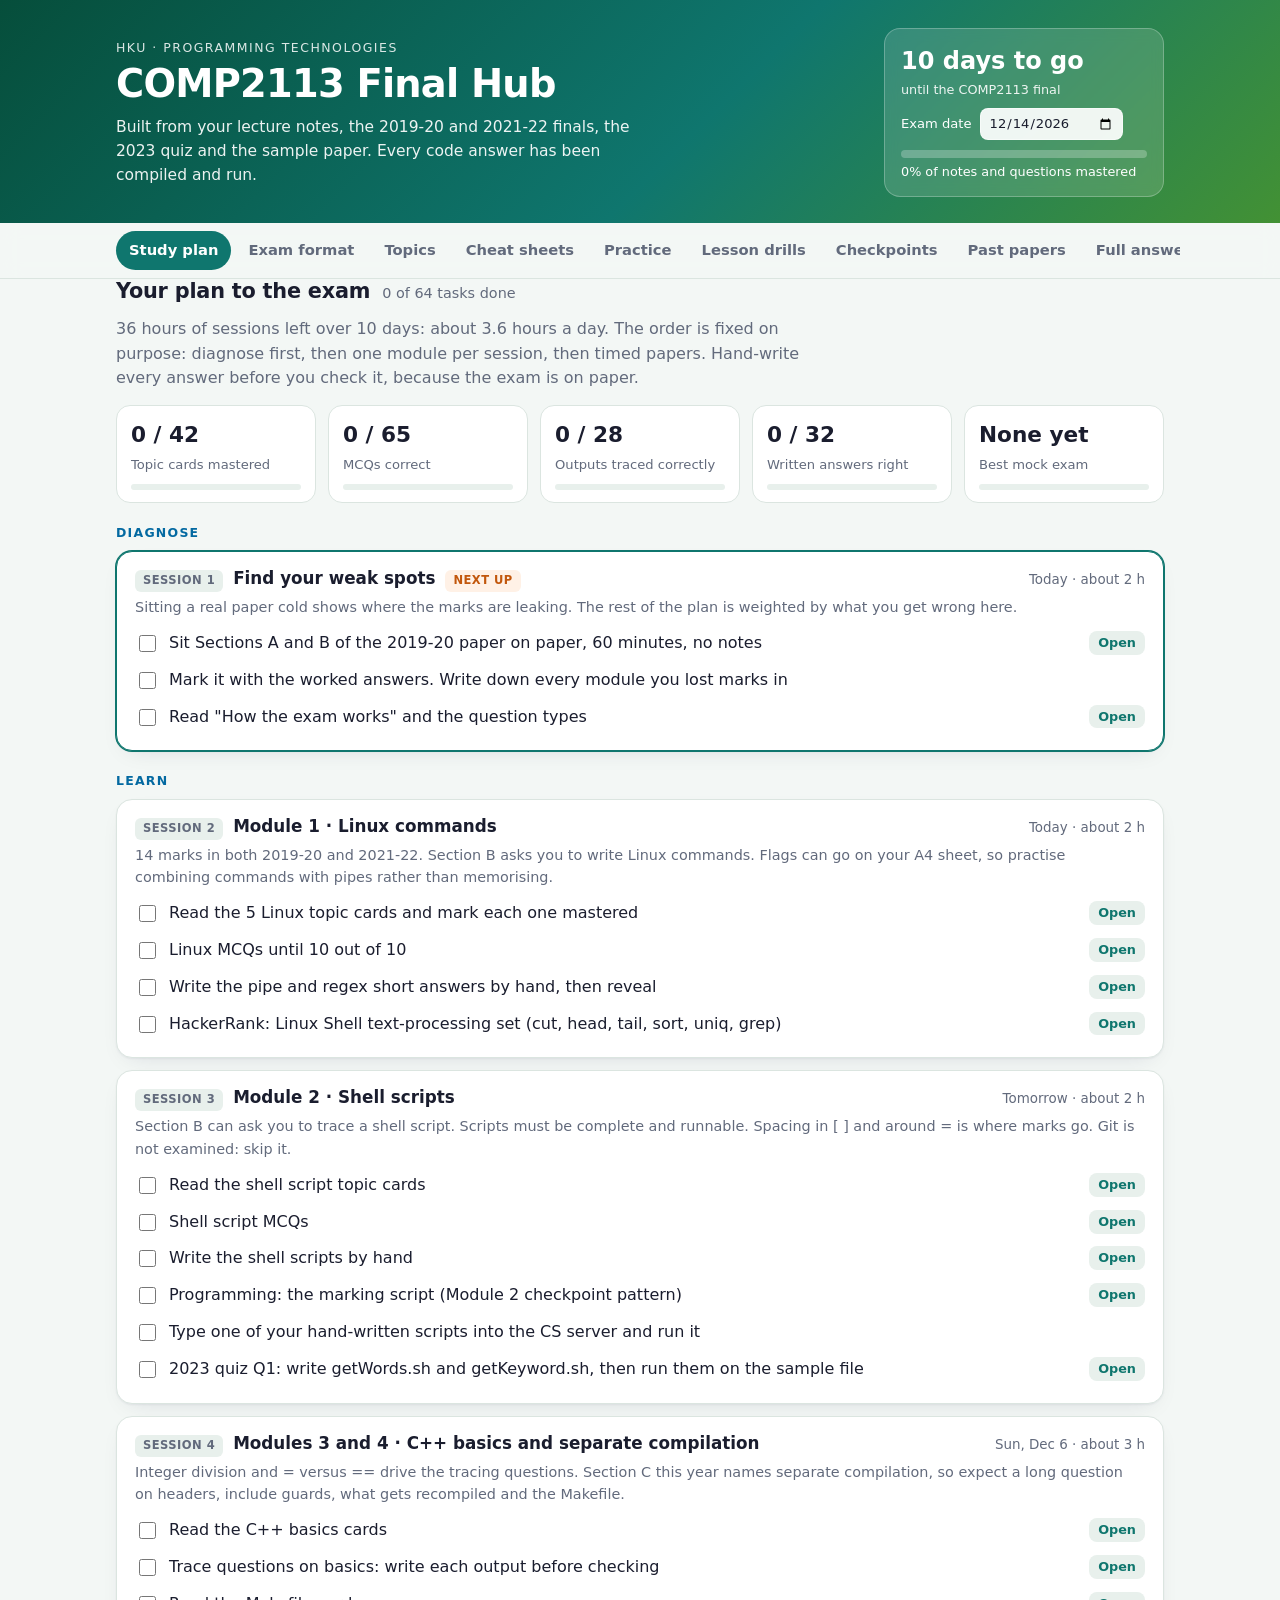
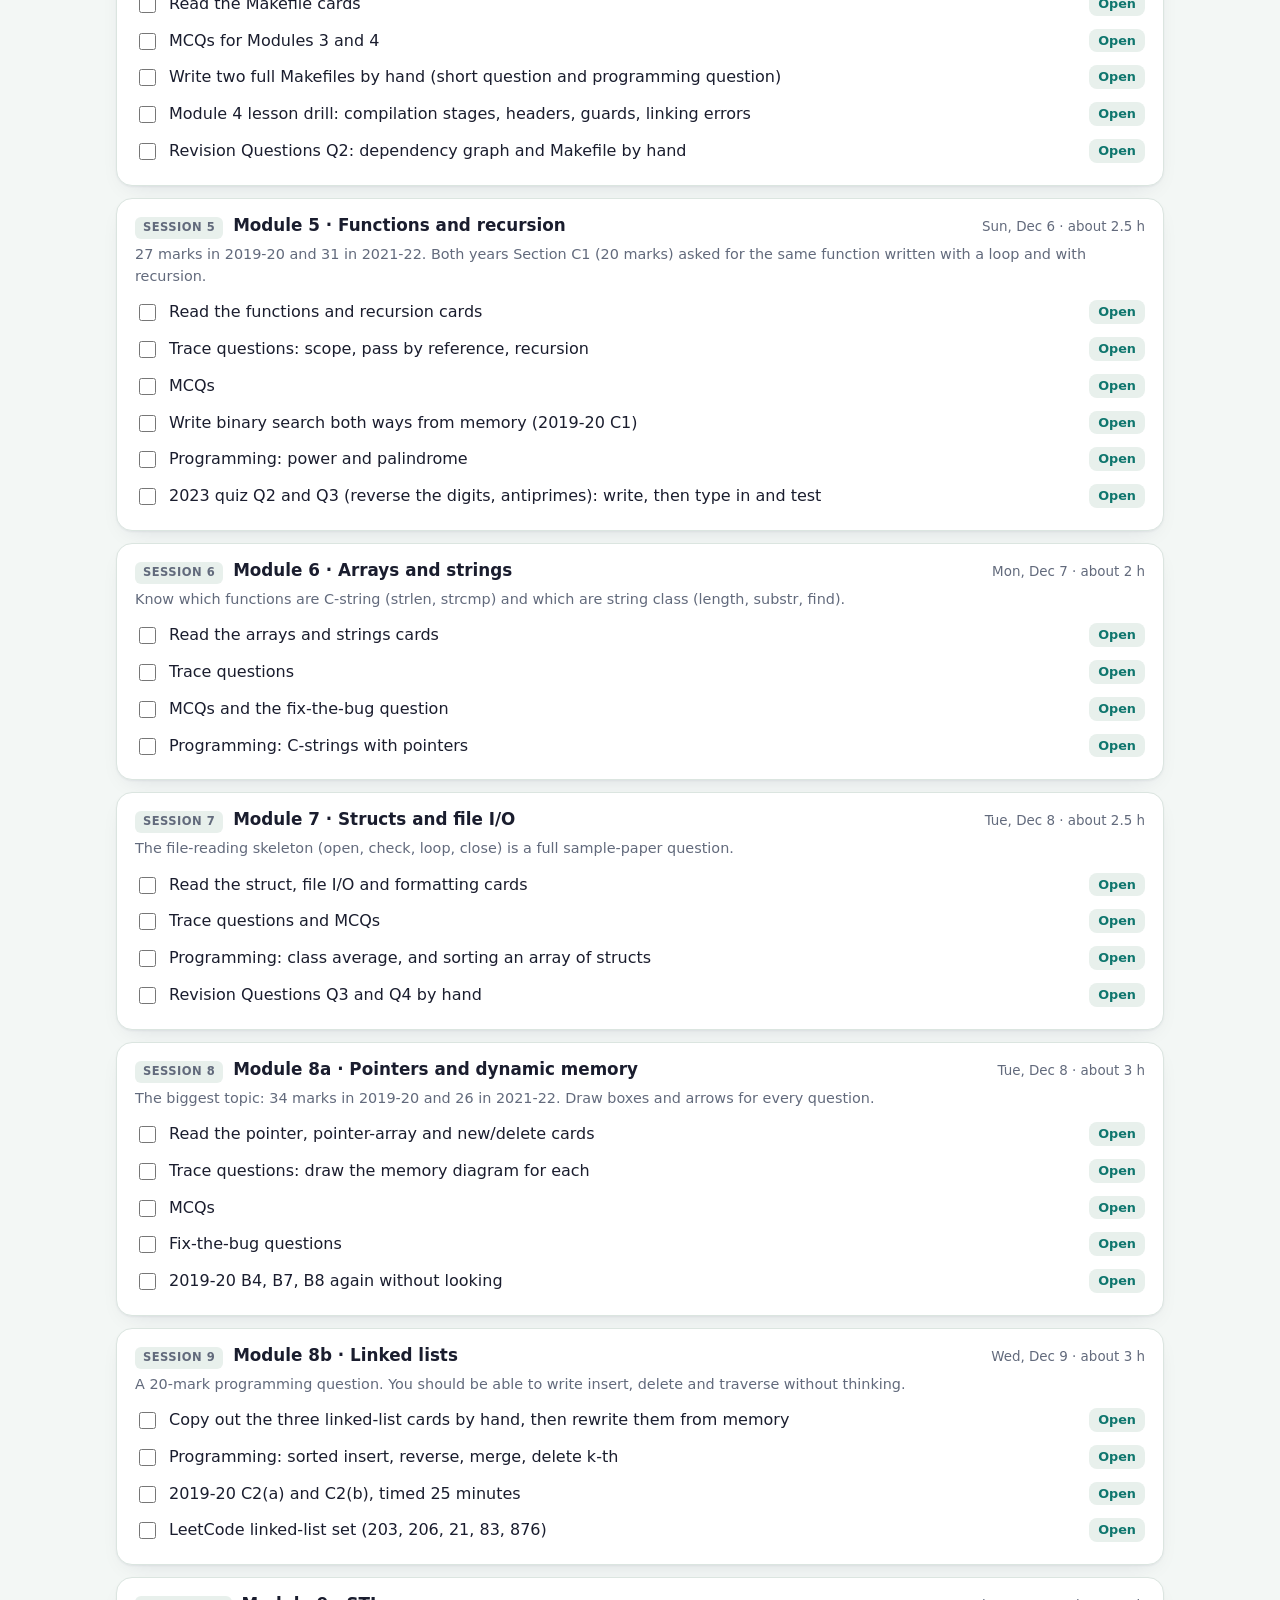
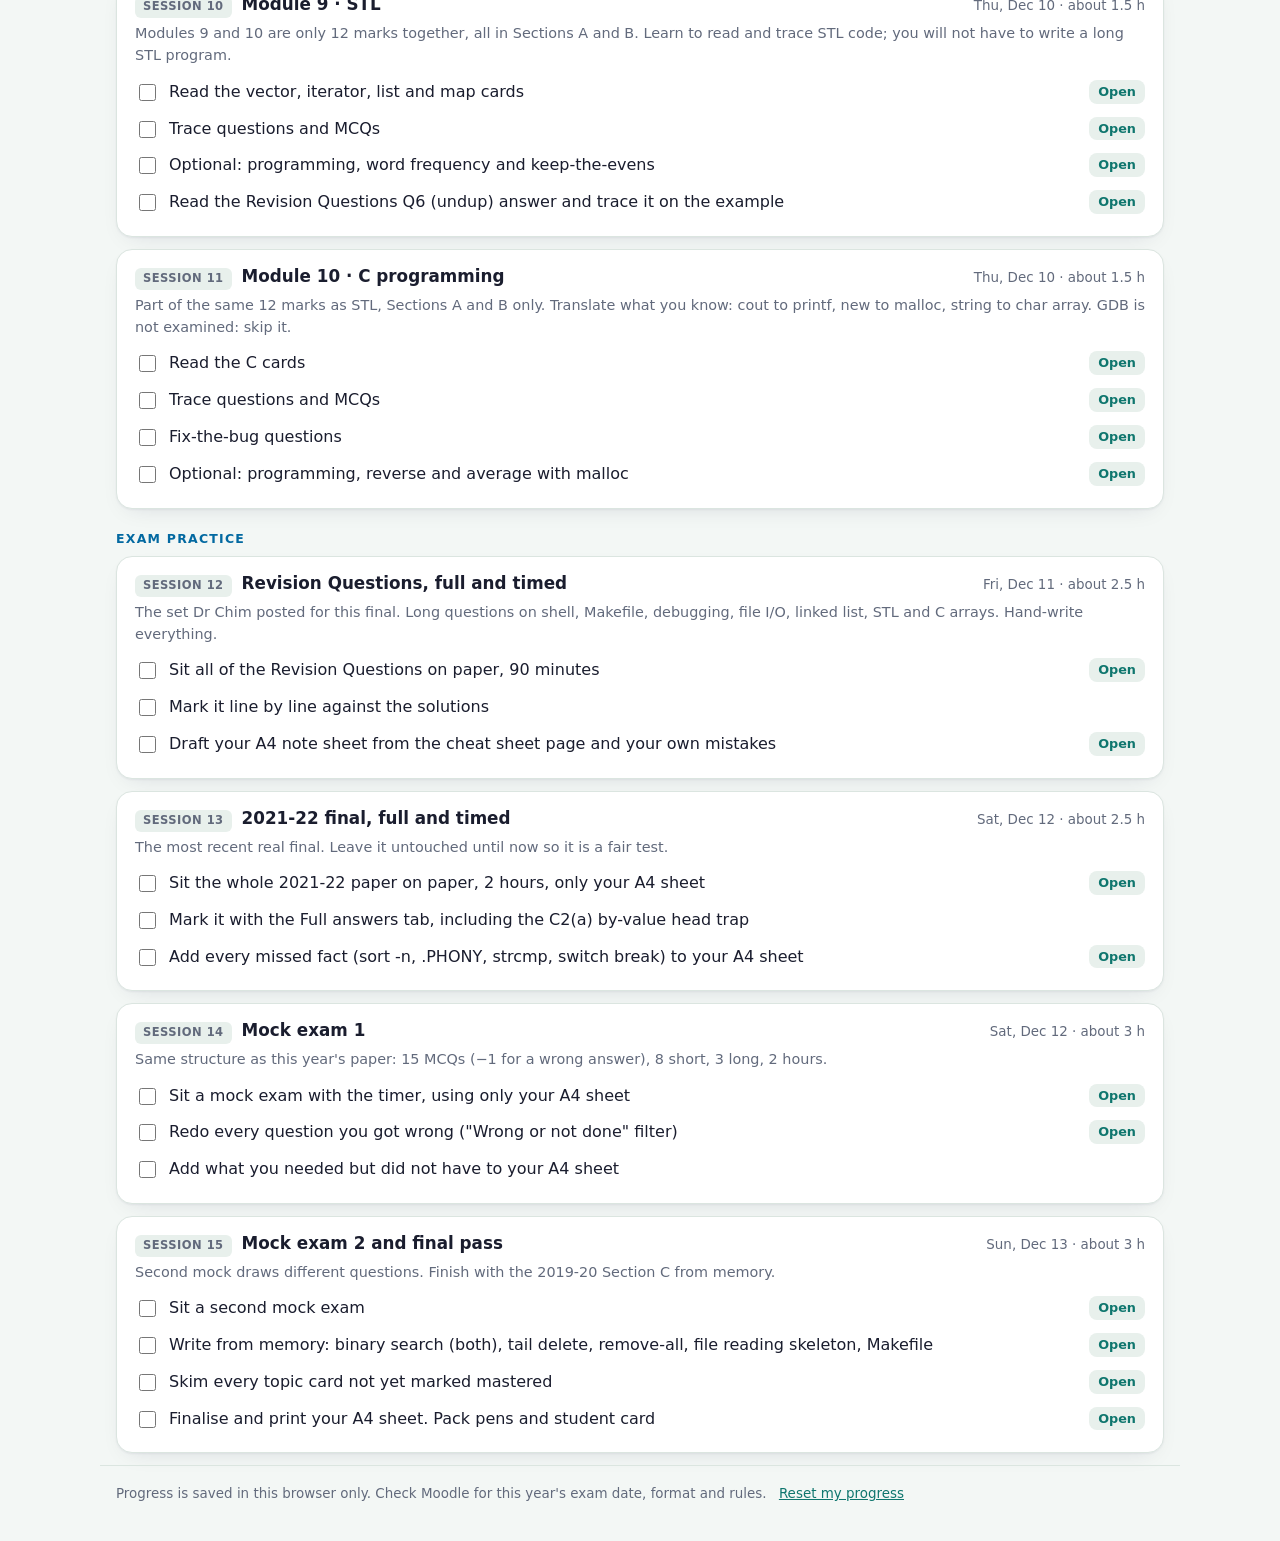
<file: index.html>
<!doctype html>
<html lang="en" data-theme="light">
<head>
<meta charset="utf-8">
<meta name="viewport" content="width=device-width, initial-scale=1">
<title>COMP2113 Final Hub</title>
<meta name="description" content="Study plan, topic notes, practice questions, worked past papers and timed mock exams for the HKU COMP2113 final exam.">
<link rel="icon" href="data:image/svg+xml,%3Csvg xmlns='http://www.w3.org/2000/svg' viewBox='0 0 64 64'%3E%3Crect width='64' height='64' rx='14' fill='%230f766e'/%3E%3Ctext x='32' y='43' font-family='monospace' font-size='30' font-weight='700' text-anchor='middle' fill='white'%3E%3E_%3C/text%3E%3C/svg%3E">
<link rel="stylesheet" href="styles.css">
<script>
  try { var t = JSON.parse(localStorage.getItem('c2113') || '{}').theme; if (t) document.documentElement.dataset.theme = t; } catch (e) {}
</script>
</head>
<body>
<header class="hero">
  <div class="wrap hero-in">
    <div class="hero-text">
      <p class="eyebrow">HKU · Programming Technologies</p>
      <h1>COMP2113 Final Hub</h1>
      <p class="sub">Built from your lecture notes, the 2019-20 and 2021-22 finals, the 2023 quiz and the sample paper. Every code answer has been compiled and run.</p>
    </div>
    <div class="hero-side">
      <div class="count" id="count"></div>
      <label class="date">Exam date <input type="date" id="examDate"></label>
      <div class="overall">
        <div class="bar"><i id="overallBar"></i></div>
        <span id="overallTxt"></span>
      </div>
    </div>
  </div>
</header>

<nav class="tabs" id="tabs">
  <div class="wrap tabs-in">
    <button data-tab="plan">Study plan</button>
    <button data-tab="types">Exam format</button>
    <button data-tab="topics">Topics</button>
    <button data-tab="cheats">Cheat sheets</button>
    <button data-tab="practice">Practice</button>
    <button data-tab="drill">Lesson drills</button>
    <button data-tab="checkpoints">Checkpoints</button>
    <button data-tab="papers">Past papers</button>
    <button data-tab="answers">Full answers</button>
    <button data-tab="mock">Mock exam</button>
    <button data-tab="external">More practice</button>
    <button data-tab="sheet">A4 sheet</button>
    <span class="spacer"></span>
    <button class="icon" id="themeBtn" title="Switch light / dark" aria-label="Switch light or dark theme">◐</button>
  </div>
</nav>

<main class="wrap" id="view"></main>

<footer class="wrap foot">
  Progress is saved in this browser only. Check Moodle for this year's exam date, format and rules.
  <button class="link" id="resetBtn">Reset my progress</button>
</footer>

<script src="data/topics.js"></script>
<script src="data/practice.js"></script>
<script src="data/papers.js"></script>
<script src="data/plan.js"></script>
<script src="data/sheet.js"></script>
<script src="data/checkpoints.js"></script>
<script src="data/answerkeys.js"></script>
<script src="data/scope.js"></script>
<script src="data/drill/m1.js"></script>
<script src="data/drill/m2.js"></script>
<script src="data/drill/m3.js"></script>
<script src="data/drill/m4.js"></script>
<script src="data/drill/m5.js"></script>
<script src="data/drill/m6.js"></script>
<script src="data/drill/m7.js"></script>
<script src="data/drill/m8.js"></script>
<script src="data/drill/m9.js"></script>
<script src="data/drill/m10.js"></script>
<script src="data/xsets.js"></script>
<script src="app.js"></script>
</body>
</html>
</file>
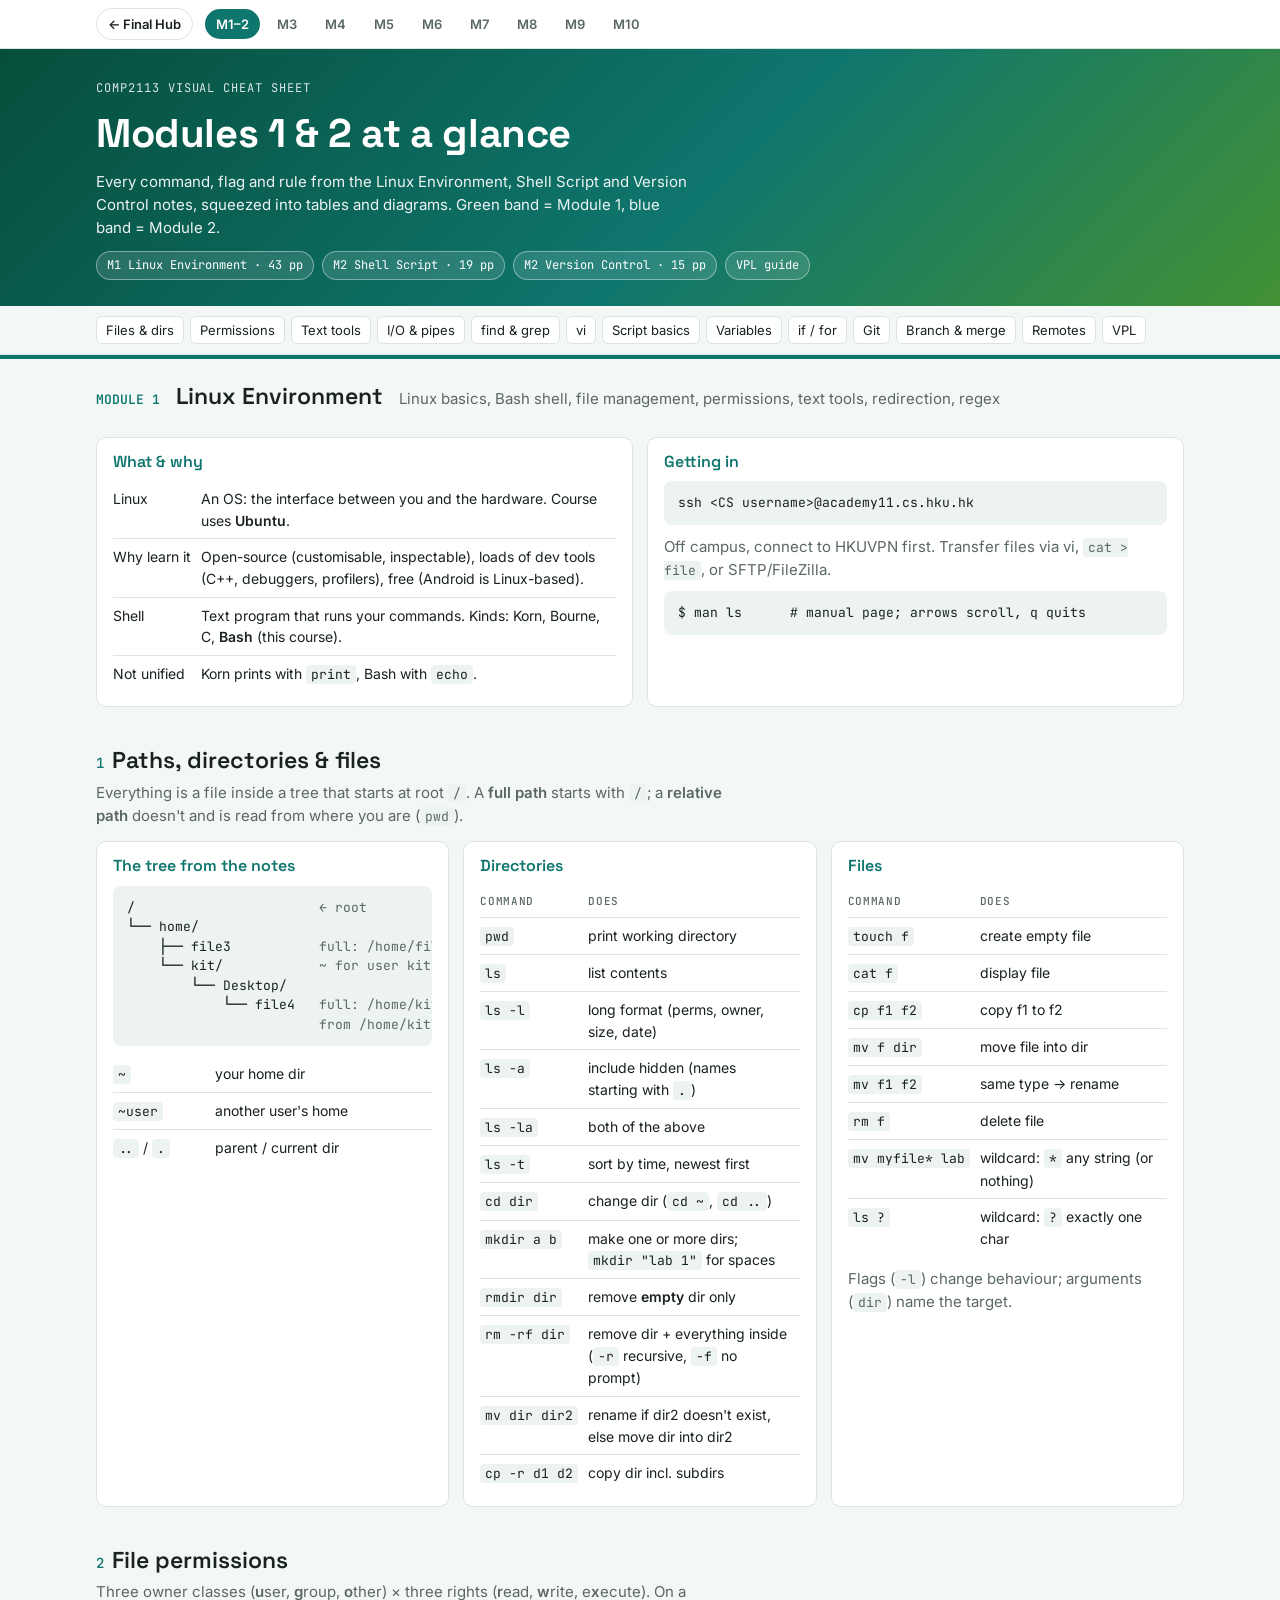
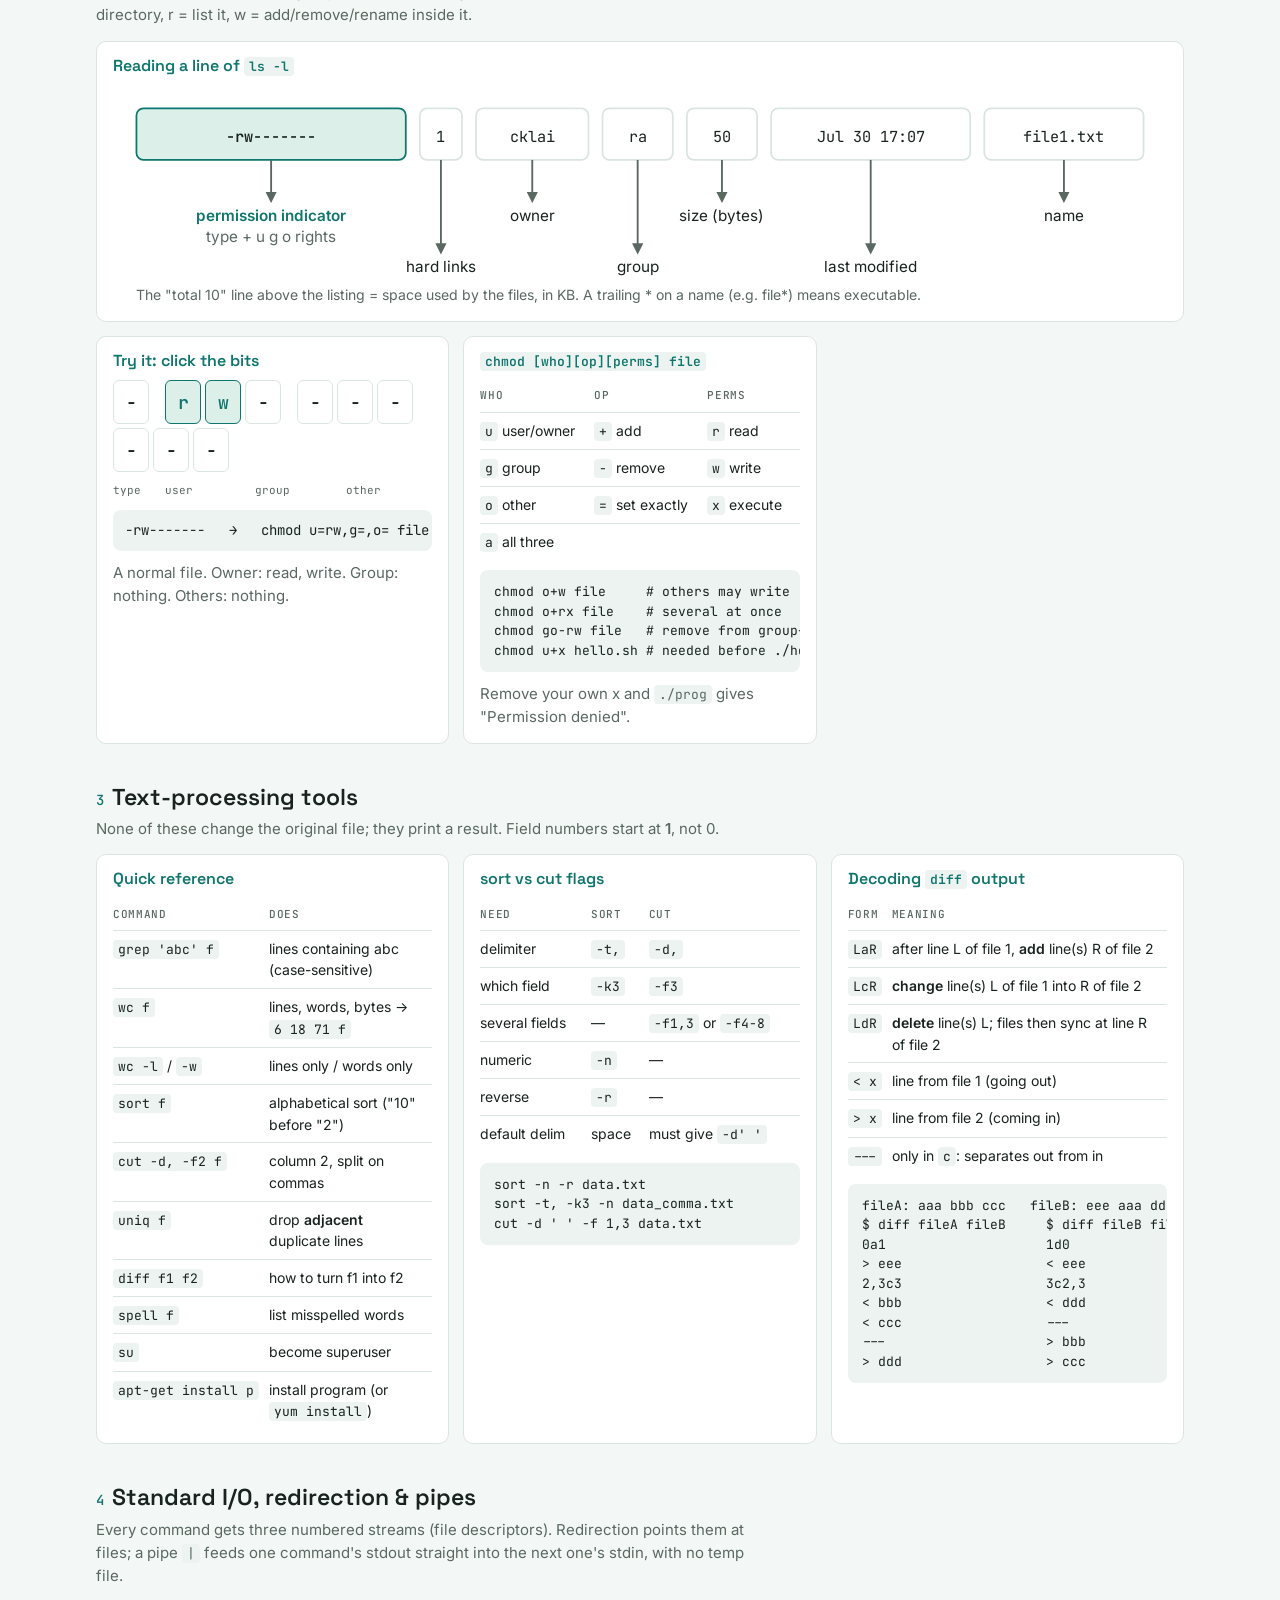
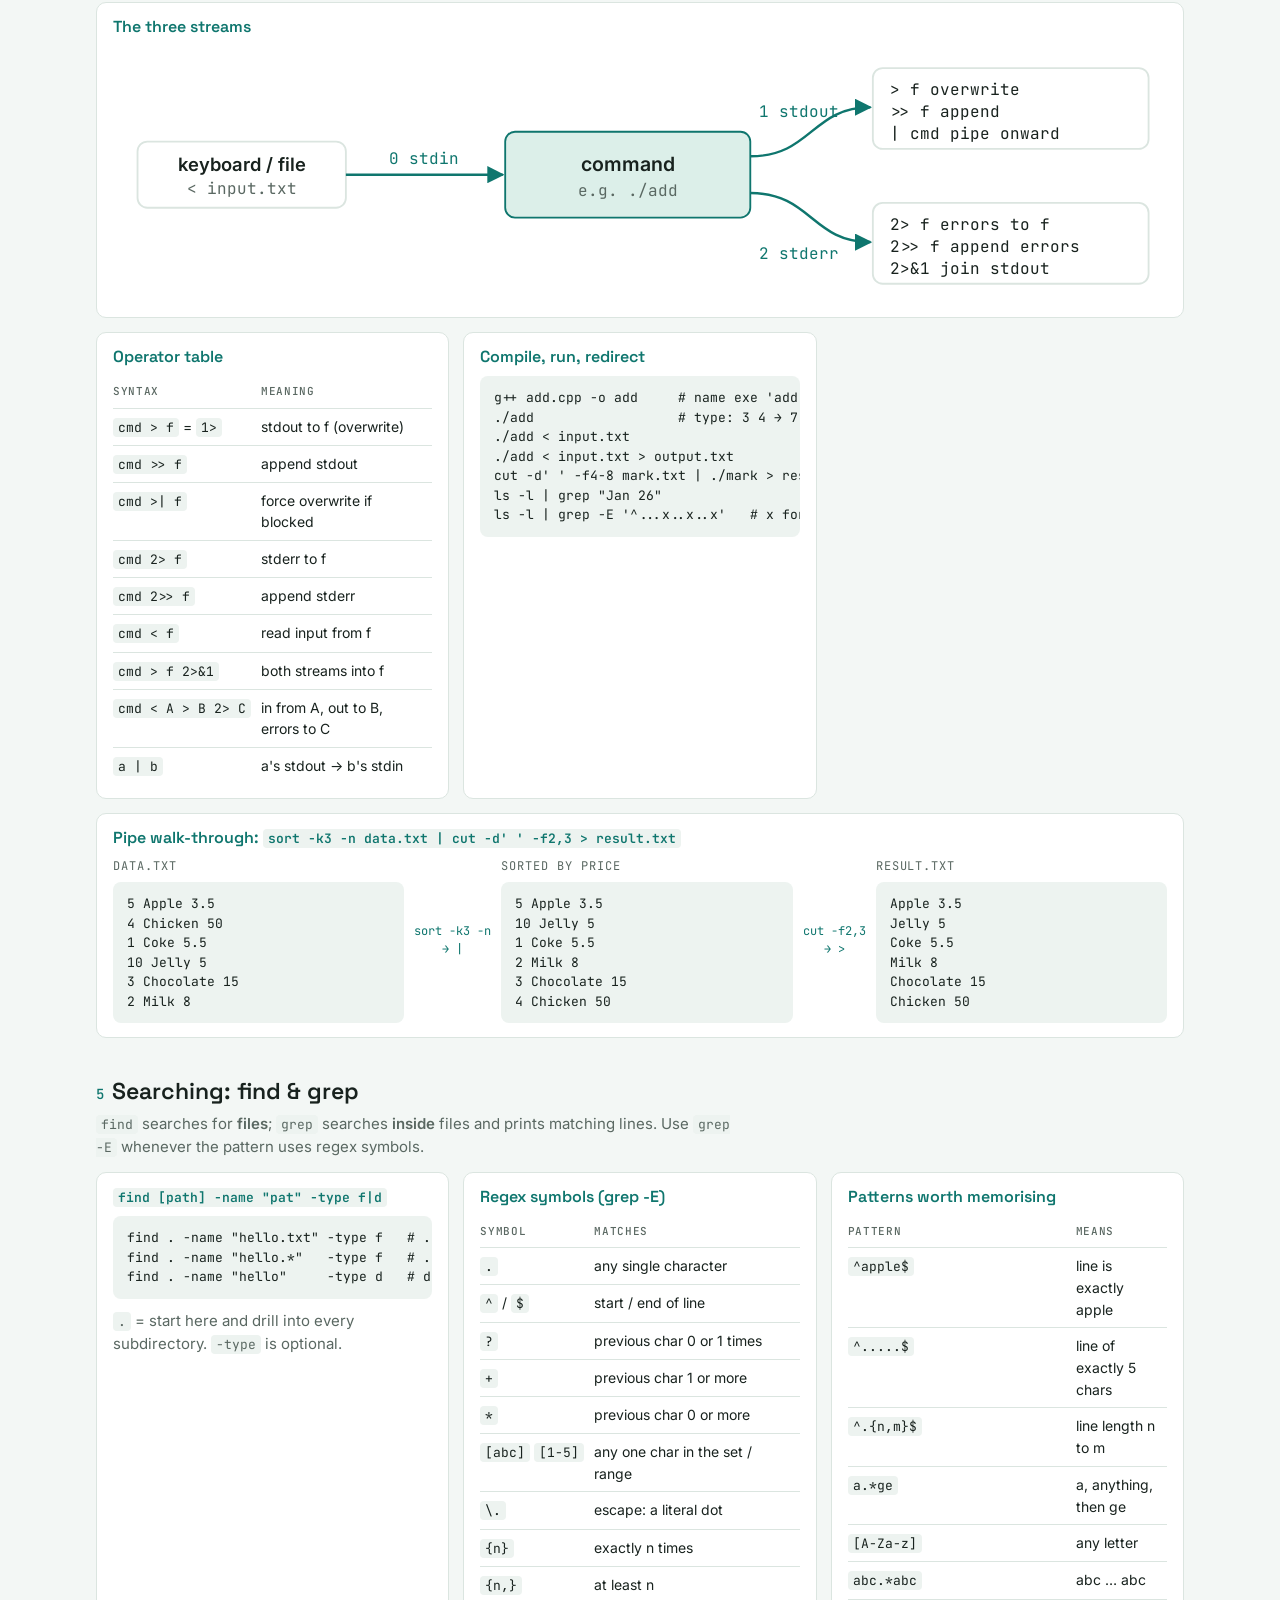
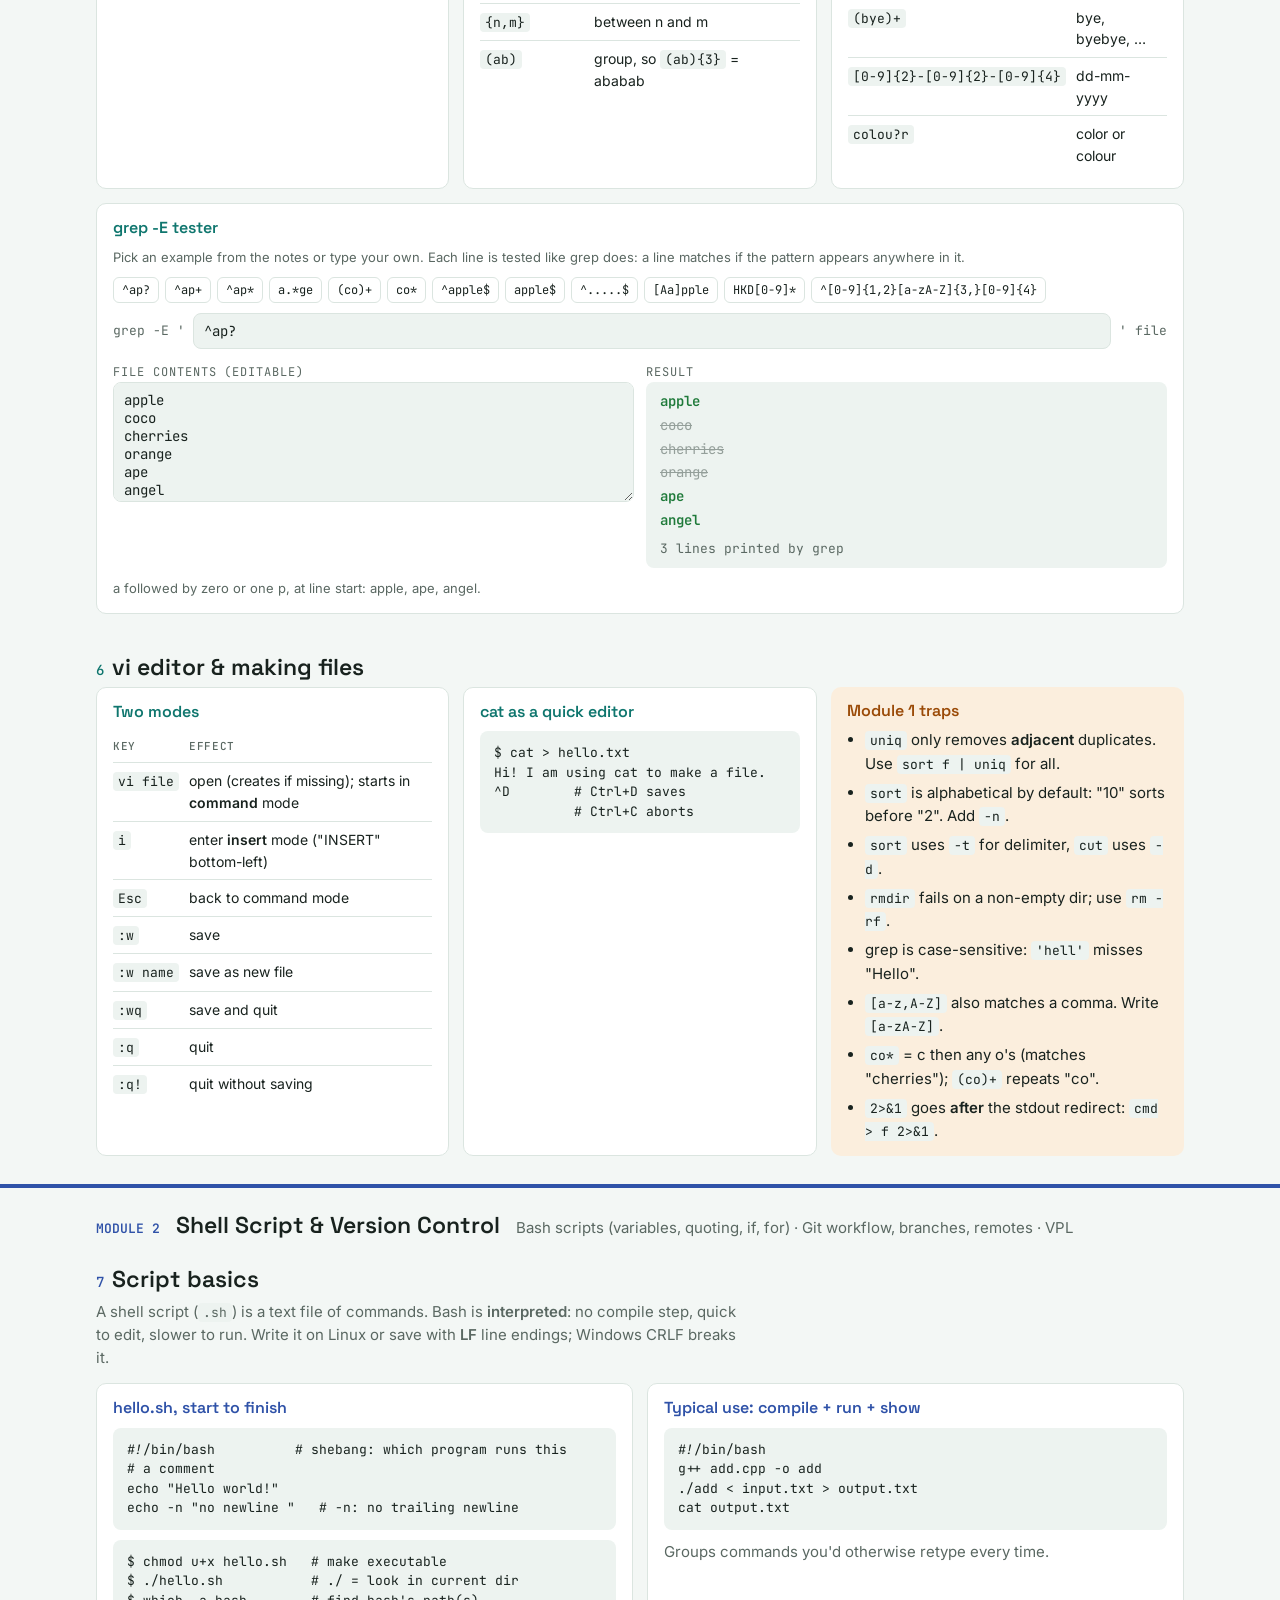
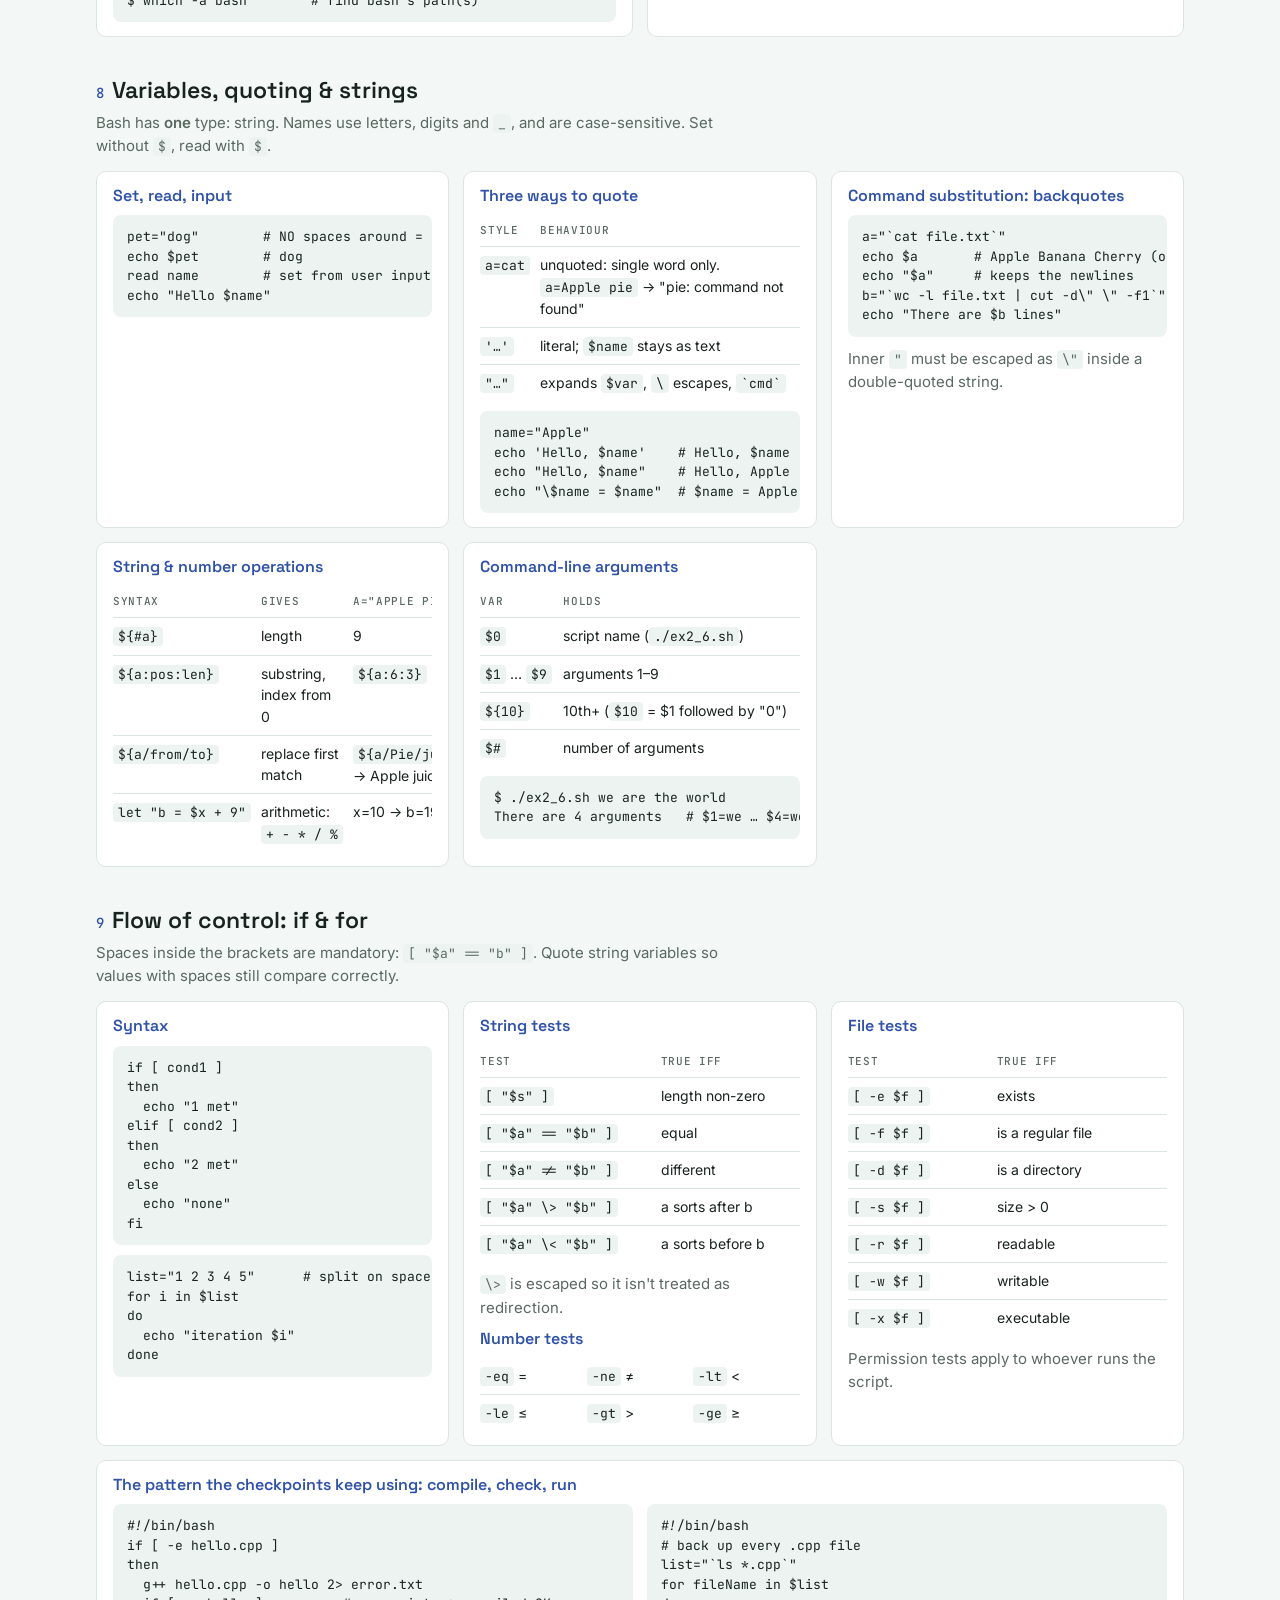
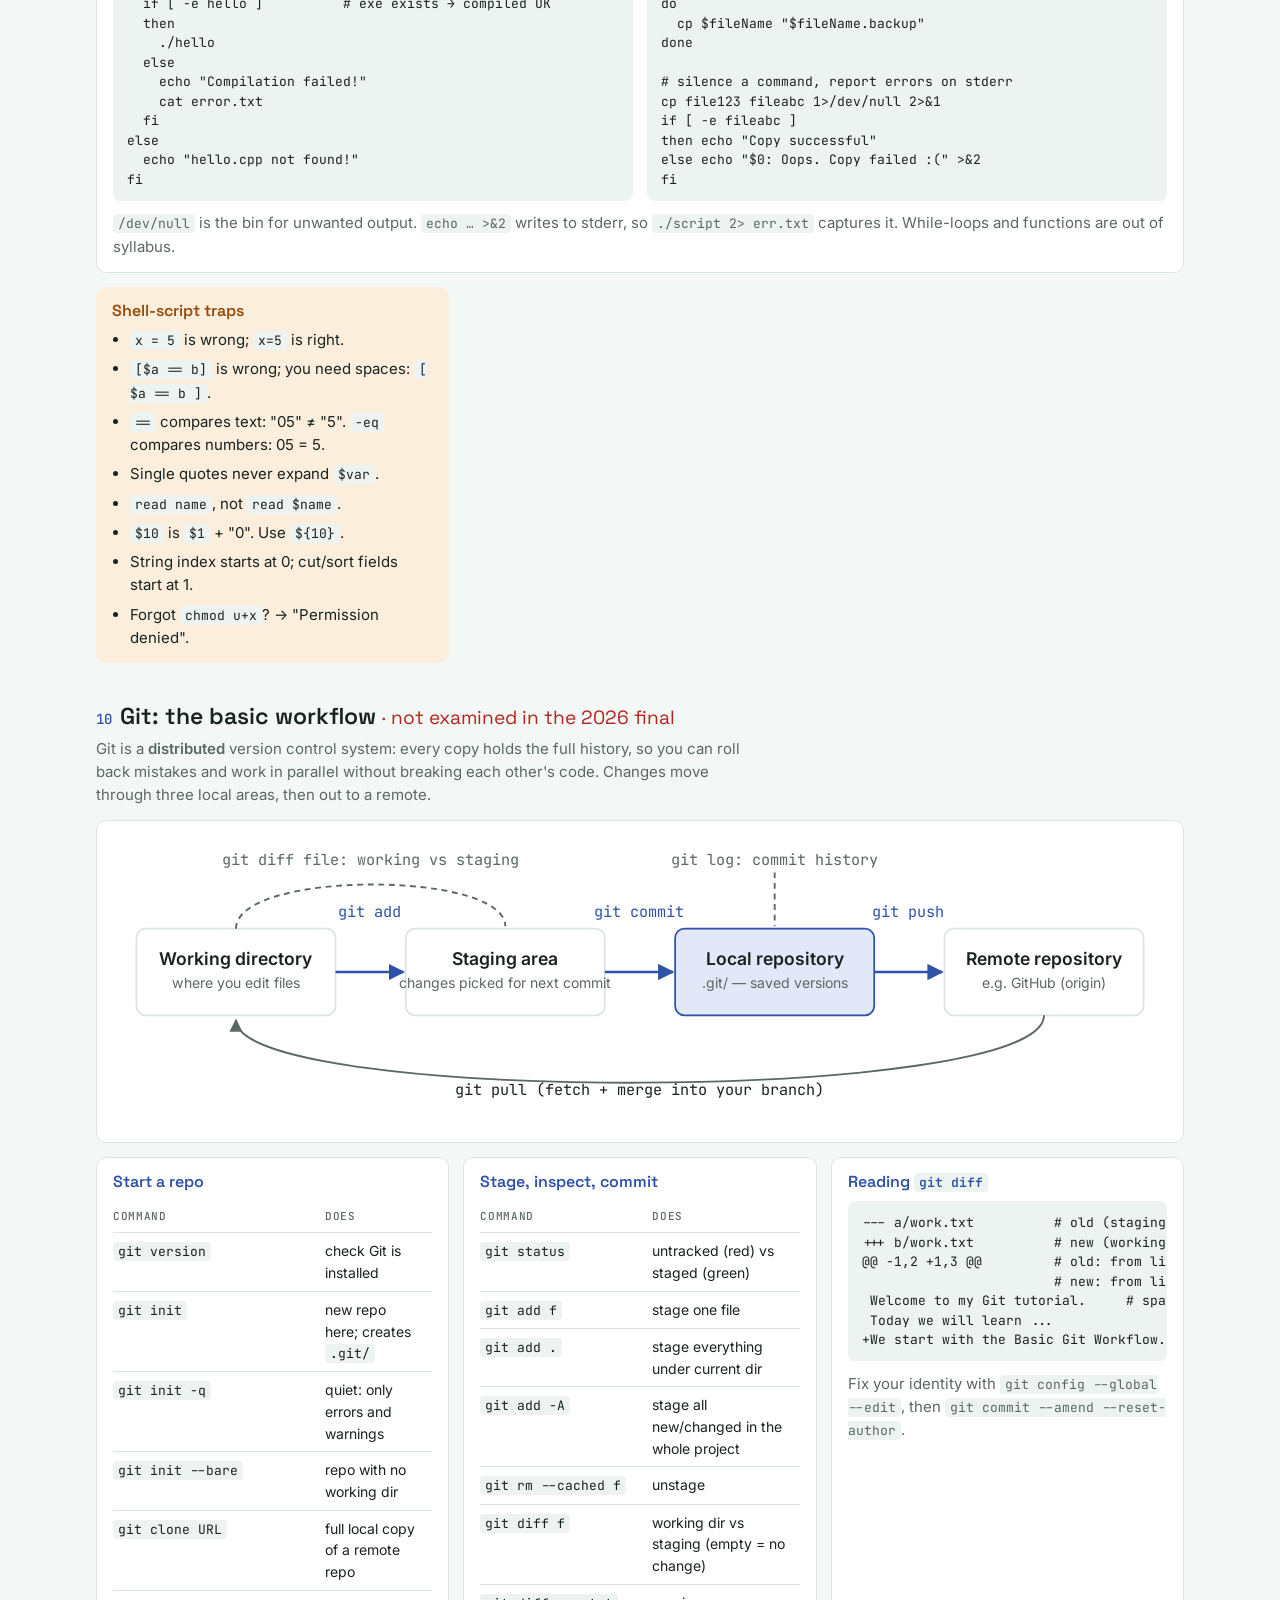
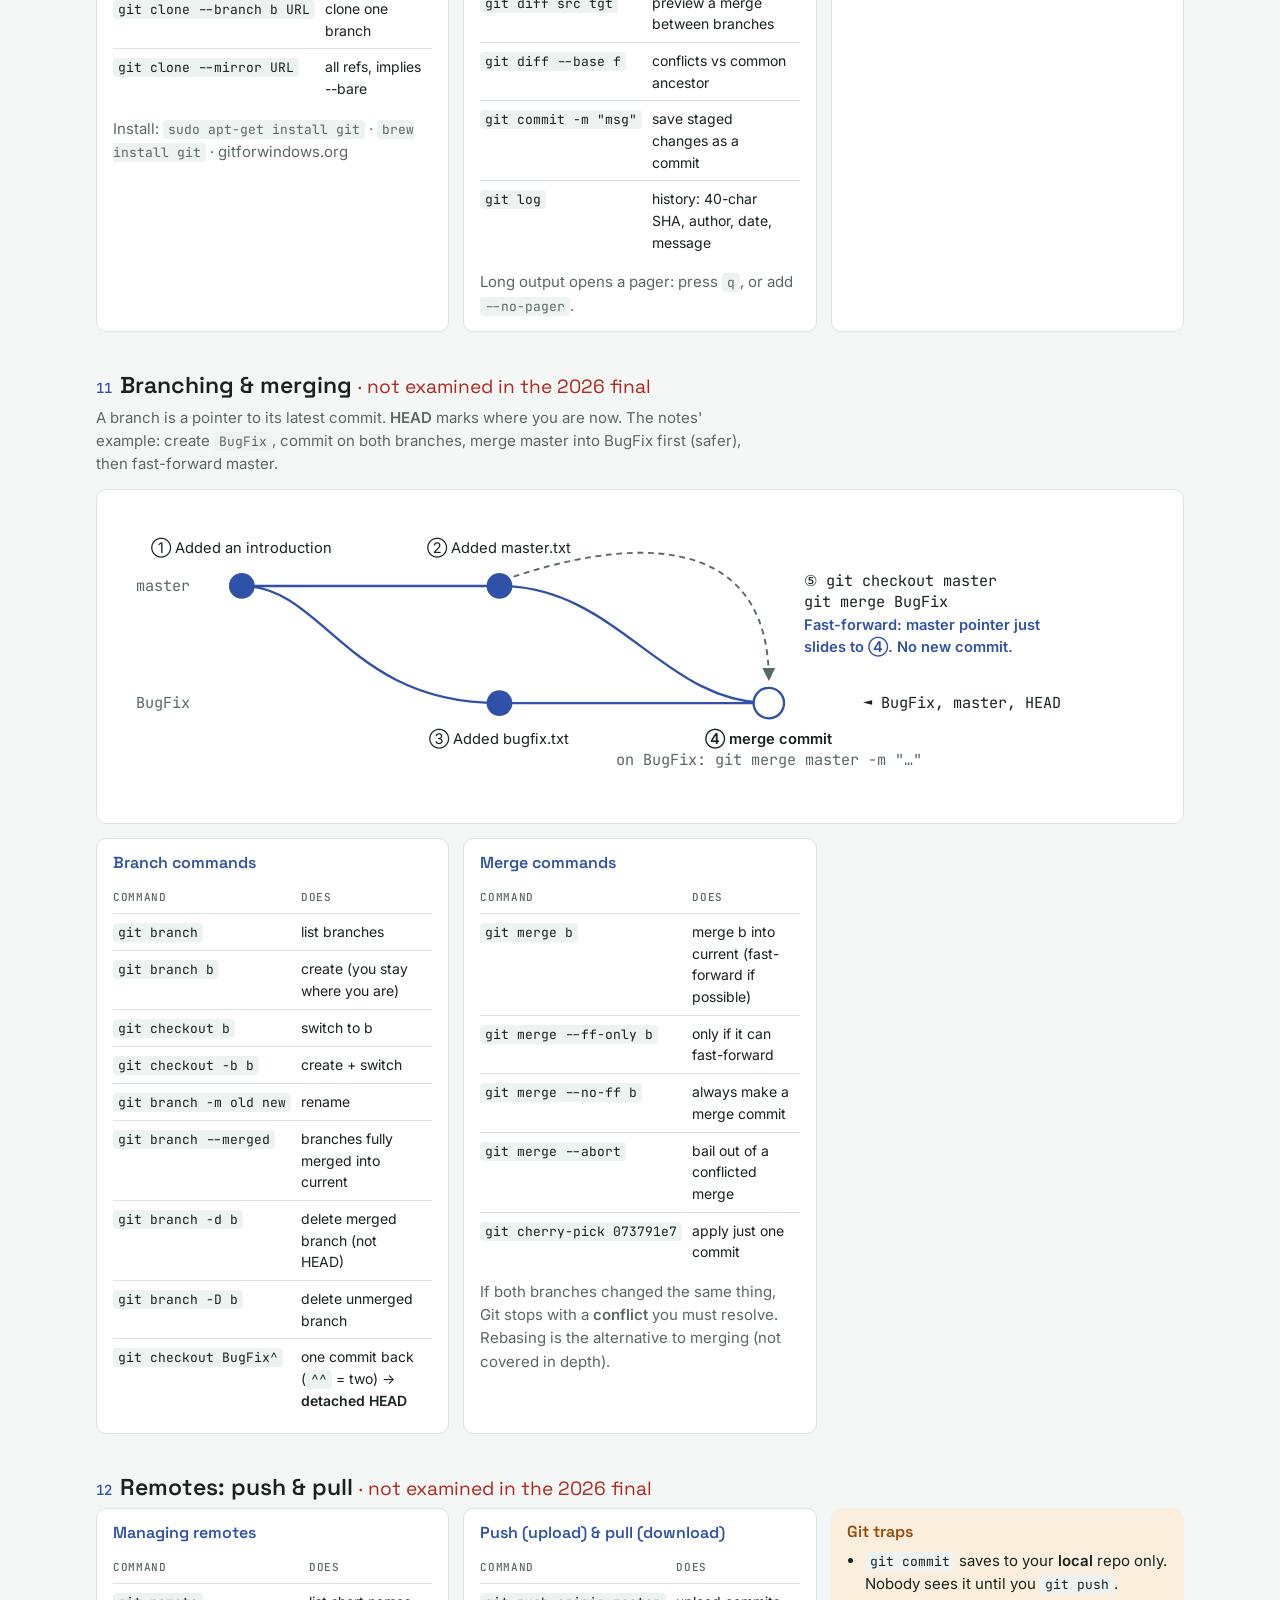
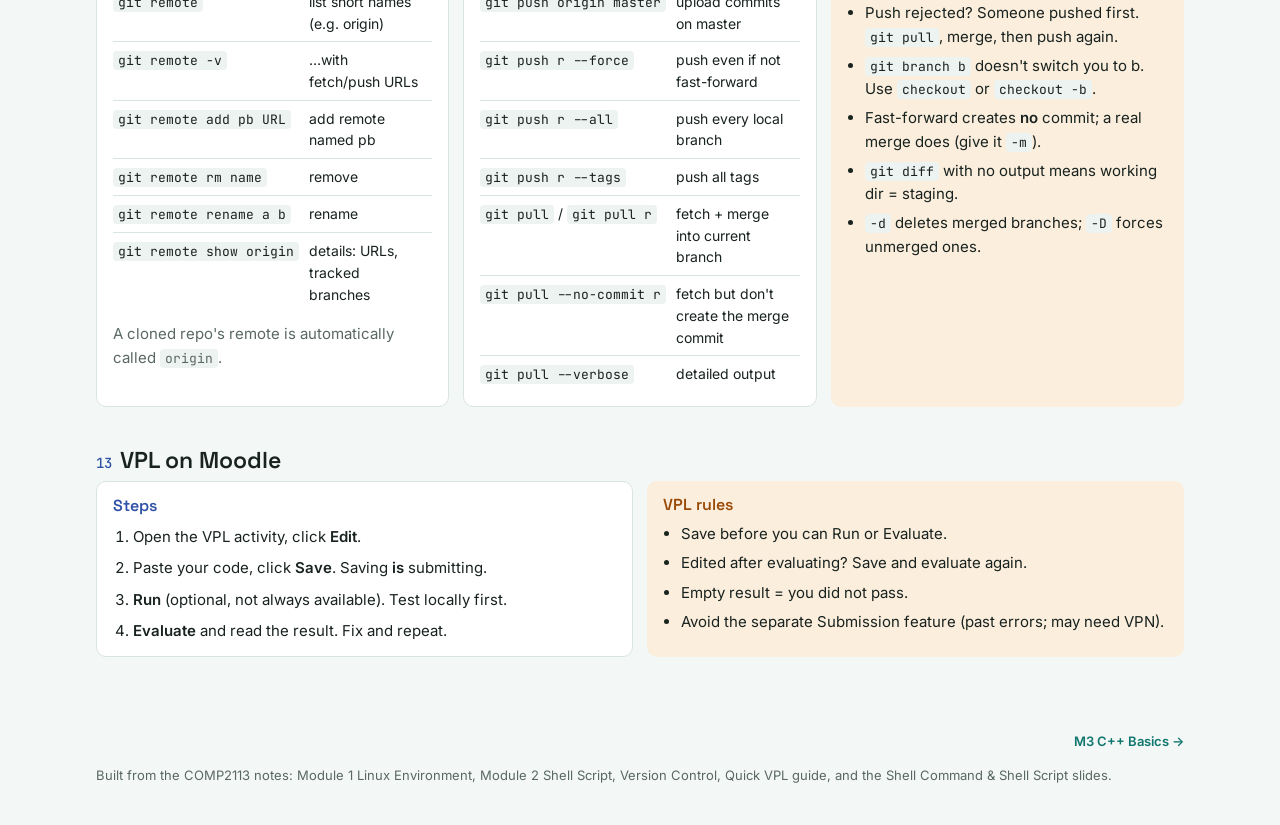
<file: cheatsheets/m1-2.html>
<!doctype html>
<html lang="en" data-theme="light">
<head>
<meta charset="utf-8">
<meta name="viewport" content="width=device-width, initial-scale=1, viewport-fit=cover">
<title>COMP2113 Modules 1–2</title>
<meta name="description" content="Visual cheat sheet for COMP2113 Modules 1 and 2: Linux commands, permissions, redirection, regex, Bash scripting, Git and VPL.">
<link rel="preconnect" href="https://fonts.googleapis.com">
<link rel="stylesheet" href="https://fonts.googleapis.com/css2?family=Space+Grotesk:wght@500;600;700&family=Inter:wght@400;500;600&family=JetBrains+Mono:wght@400;500;600&display=swap">
<link rel="stylesheet" href="sheet.css">
<script>try{var t=JSON.parse(localStorage.getItem('c2113')||'{}').theme;if(t)document.documentElement.dataset.theme=t;}catch(e){}</script>
<style>
.perm{display:flex;flex-wrap:wrap;gap:4px}
.perm button{font-family:var(--f-mono);font-size:18px;font-weight:600;width:36px;height:44px;border-radius:6px;border:1.5px solid var(--line);background:var(--surface);color:var(--ink);cursor:pointer}
.perm button.on{background:var(--accent-soft);border-color:var(--accent);color:var(--accent)}
.perm .gap{width:8px}
.perm-labels{display:grid;grid-template-columns:36px 8px repeat(3,1fr);gap:4px;font-family:var(--f-mono);font-size:11px;color:var(--muted);max-width:400px}
.rx-presets{display:flex;flex-wrap:wrap;gap:6px}
.rx-presets button{font-family:var(--f-mono);font-size:12px;padding:4px 8px;border-radius:6px;border:1px solid var(--line);background:var(--surface);color:var(--ink);cursor:pointer}
.rx-presets button:hover{border-color:var(--accent);color:var(--accent)}
.rx-row{display:flex;gap:8px;align-items:center;flex-wrap:wrap}
.rx-row label{font-family:var(--f-mono);font-size:13px;color:var(--muted)}
.rx-row input{flex:1 1 220px}
.rx-cols{display:grid;gap:12px;grid-template-columns:repeat(auto-fit,minmax(min(100%,260px),1fr))}
.rx-out{font-family:var(--f-mono);font-size:14px;background:var(--code);border-radius:8px;padding:8px 10px;min-height:120px}
.rx-out div{padding:1px 4px;border-radius:4px}
.rx-out .hit{color:var(--ok);font-weight:600}
.rx-out .miss{color:var(--muted);text-decoration:line-through;opacity:.6}
.rx-out .err{color:var(--bad)}
.rx-note{font-size:13px;color:var(--muted)}
</style>
</head>
<body>
<nav class="modbar" aria-label="Modules"><div class="wrap" id="modbar"></div></nav>
<header class="hero"><div class="wrap">
  <span class="eyebrow">COMP2113 visual cheat sheet</span>
  <h1>Modules 1 &amp; 2 at a glance</h1>
  <p>Every command, flag and rule from the Linux Environment, Shell Script and Version Control notes, squeezed into tables and diagrams. Green band = Module 1, blue band = Module 2.</p>
  <div class="chips"><span class="chip">M1 Linux Environment · 43 pp</span><span class="chip">M2 Shell Script · 19 pp</span><span class="chip">M2 Version Control · 15 pp</span><span class="chip">VPL guide</span></div>
</div></header>
<nav class="toc" aria-label="Sections"><div class="wrap">
  <a href="#nav-files">Files &amp; dirs</a><a href="#perms">Permissions</a><a href="#text">Text tools</a><a href="#io">I/O &amp; pipes</a><a href="#search">find &amp; grep</a><a href="#vi">vi</a>
  <a href="#basics">Script basics</a><a href="#vars">Variables</a><a href="#flow">if / for</a><a href="#git">Git</a><a href="#branch">Branch &amp; merge</a><a href="#remote">Remotes</a><a href="#vpl">VPL</a>
</div></nav>
<!-- ================= MODULE 1 ================= -->
<div class="band a1" id="linux">
<div class="wrap">
  <div class="band-head"><span class="tag">MODULE 1</span><h2>Linux Environment</h2><span class="muted">Linux basics, Bash shell, file management, permissions, text tools, redirection, regex</span></div>

  <section id="intro">
    <div class="grid">
      <div class="card">
        <h3>What &amp; why</h3>
        <table>
          <tr><td>Linux</td><td>An OS: the interface between you and the hardware. Course uses <b>Ubuntu</b>.</td></tr>
          <tr><td>Why learn it</td><td>Open-source (customisable, inspectable), loads of dev tools (C++, debuggers, profilers), free (Android is Linux-based).</td></tr>
          <tr><td>Shell</td><td>Text program that runs your commands. Kinds: Korn, Bourne, C, <b>Bash</b> (this course).</td></tr>
          <tr><td>Not unified</td><td>Korn prints with <code>print</code>, Bash with <code>echo</code>.</td></tr>
        </table>
      </div>
      <div class="card">
        <h3>Getting in</h3>
        <pre>ssh &lt;CS username&gt;@academy11.cs.hku.hk</pre>
        <p class="muted">Off campus, connect to HKUVPN first. Transfer files via vi, <code>cat &gt; file</code>, or SFTP/FileZilla.</p>
        <pre>$ man ls      # manual page; arrows scroll, q quits</pre>
      </div>
    </div>
  </section>

  <section id="nav-files">
    <h2><span class="n">1</span>Paths, directories &amp; files</h2>
    <p class="lede">Everything is a file inside a tree that starts at root <code>/</code>. A <b>full path</b> starts with <code>/</code>; a <b>relative path</b> doesn't and is read from where you are (<code>pwd</code>).</p>
    <div class="grid">
      <div class="card">
        <h3>The tree from the notes</h3>
<pre>/                       <span class="muted">← root</span>
└── home/
    ├── file3           <span class="muted">full: /home/file3</span>
    └── kit/            <span class="muted">~ for user kit</span>
        └── Desktop/
            └── file4   <span class="muted">full: /home/kit/Desktop/file4</span>
                        <span class="muted">from /home/kit: Desktop/file4</span></pre>
        <table>
          <tr><td><code>~</code></td><td>your home dir</td></tr>
          <tr><td><code>~user</code></td><td>another user's home</td></tr>
          <tr><td><code>..</code> / <code>.</code></td><td>parent / current dir</td></tr>
        </table>
      </div>
      <div class="card">
        <h3>Directories</h3>
        <div class="tbl"><table>
          <tr><th>Command</th><th>Does</th></tr>
          <tr><td><code>pwd</code></td><td>print working directory</td></tr>
          <tr><td><code>ls</code></td><td>list contents</td></tr>
          <tr><td><code>ls -l</code></td><td>long format (perms, owner, size, date)</td></tr>
          <tr><td><code>ls -a</code></td><td>include hidden (names starting with <code>.</code>)</td></tr>
          <tr><td><code>ls -la</code></td><td>both of the above</td></tr>
          <tr><td><code>ls -t</code></td><td>sort by time, newest first</td></tr>
          <tr><td><code>cd dir</code></td><td>change dir (<code>cd ~</code>, <code>cd ..</code>)</td></tr>
          <tr><td><code>mkdir a b</code></td><td>make one or more dirs; <code>mkdir "lab 1"</code> for spaces</td></tr>
          <tr><td><code>rmdir dir</code></td><td>remove <b>empty</b> dir only</td></tr>
          <tr><td><code>rm -rf dir</code></td><td>remove dir + everything inside (<code>-r</code> recursive, <code>-f</code> no prompt)</td></tr>
          <tr><td><code>mv dir dir2</code></td><td>rename if dir2 doesn't exist, else move dir into dir2</td></tr>
          <tr><td><code>cp -r d1 d2</code></td><td>copy dir incl. subdirs</td></tr>
        </table></div>
      </div>
      <div class="card">
        <h3>Files</h3>
        <div class="tbl"><table>
          <tr><th>Command</th><th>Does</th></tr>
          <tr><td><code>touch f</code></td><td>create empty file</td></tr>
          <tr><td><code>cat f</code></td><td>display file</td></tr>
          <tr><td><code>cp f1 f2</code></td><td>copy f1 to f2</td></tr>
          <tr><td><code>mv f dir</code></td><td>move file into dir</td></tr>
          <tr><td><code>mv f1 f2</code></td><td>same type → rename</td></tr>
          <tr><td><code>rm f</code></td><td>delete file</td></tr>
          <tr><td><code>mv myfile* lab</code></td><td>wildcard: <code>*</code> any string (or nothing)</td></tr>
          <tr><td><code>ls ?</code></td><td>wildcard: <code>?</code> exactly one char</td></tr>
        </table></div>
        <p class="muted">Flags (<code>-l</code>) change behaviour; arguments (<code>dir</code>) name the target.</p>
      </div>
    </div>
  </section>

  <section id="perms">
    <h2><span class="n">2</span>File permissions</h2>
    <p class="lede">Three owner classes (<b>u</b>ser, <b>g</b>roup, <b>o</b>ther) × three rights (<b>r</b>ead, <b>w</b>rite, e<b>x</b>ecute). On a directory, r = list it, w = add/remove/rename inside it.</p>
    <div class="grid">
      <div class="card span2">
        <h3>Reading a line of <code>ls -l</code></h3>
        <div class="diagram">
        <svg viewBox="0 0 900 190" role="img" aria-label="Breakdown of an ls -l line into permissions, links, owner, group, size, date and name">
          <defs><marker id="ah" viewBox="0 0 10 10" refX="5" refY="5" markerWidth="6" markerHeight="6" orient="auto-start-reverse"><path d="M0,0 L10,5 L0,10 z" class="arrow"/></marker></defs>
          <rect x="20" y="20" width="230" height="44" rx="6" class="boxa"/>
          <text x="135" y="49" text-anchor="middle" class="mono" font-size="20" font-weight="600">-rw-------</text>
          <rect x="262" y="20" width="36" height="44" rx="6" class="box"/><text x="280" y="49" text-anchor="middle" class="mono" font-size="18">1</text>
          <rect x="310" y="20" width="96" height="44" rx="6" class="box"/><text x="358" y="49" text-anchor="middle" class="mono" font-size="18">cklai</text>
          <rect x="418" y="20" width="60" height="44" rx="6" class="box"/><text x="448" y="49" text-anchor="middle" class="mono" font-size="18">ra</text>
          <rect x="490" y="20" width="60" height="44" rx="6" class="box"/><text x="520" y="49" text-anchor="middle" class="mono" font-size="18">50</text>
          <rect x="562" y="20" width="170" height="44" rx="6" class="box"/><text x="647" y="49" text-anchor="middle" class="mono" font-size="18">Jul 30 17:07</text>
          <rect x="744" y="20" width="136" height="44" rx="6" class="box"/><text x="812" y="49" text-anchor="middle" class="mono" font-size="18">file1.txt</text>
          <g font-size="13">
            <line x1="135" y1="64" x2="135" y2="96" class="ln" marker-end="url(#ah)"/><text x="135" y="116" text-anchor="middle" font-weight="600" class="acc">permission indicator</text><text x="135" y="134" text-anchor="middle" class="mut">type + u g o rights</text>
            <line x1="280" y1="64" x2="280" y2="140" class="ln" marker-end="url(#ah)"/><text x="280" y="160" text-anchor="middle">hard links</text>
            <line x1="358" y1="64" x2="358" y2="96" class="ln" marker-end="url(#ah)"/><text x="358" y="116" text-anchor="middle">owner</text>
            <line x1="448" y1="64" x2="448" y2="140" class="ln" marker-end="url(#ah)"/><text x="448" y="160" text-anchor="middle">group</text>
            <line x1="520" y1="64" x2="520" y2="96" class="ln" marker-end="url(#ah)"/><text x="520" y="116" text-anchor="middle">size (bytes)</text>
            <line x1="647" y1="64" x2="647" y2="140" class="ln" marker-end="url(#ah)"/><text x="647" y="160" text-anchor="middle">last modified</text>
            <line x1="812" y1="64" x2="812" y2="96" class="ln" marker-end="url(#ah)"/><text x="812" y="116" text-anchor="middle">name</text>
          </g>
          <text x="20" y="184" font-size="12" class="mut">The "total 10" line above the listing = space used by the files, in KB. A trailing * on a name (e.g. file*) means executable.</text>
        </svg>
        </div>
      </div>

      <div class="card">
        <h3>Try it: click the bits</h3>
        <div class="perm" id="perm" aria-label="Permission toggles"></div>
        <div class="perm-labels"><span>type</span><span></span><span>user</span><span>group</span><span>other</span></div>
        <div class="out" id="permOut" aria-live="polite"></div>
        <p class="muted" id="permEn"></p>
      </div>

      <div class="card">
        <h3><code>chmod [who][op][perms] file</code></h3>
        <div class="tbl"><table>
          <tr><th>who</th><th>op</th><th>perms</th></tr>
          <tr><td><code>u</code> user/owner</td><td><code>+</code> add</td><td><code>r</code> read</td></tr>
          <tr><td><code>g</code> group</td><td><code>-</code> remove</td><td><code>w</code> write</td></tr>
          <tr><td><code>o</code> other</td><td><code>=</code> set exactly</td><td><code>x</code> execute</td></tr>
          <tr><td><code>a</code> all three</td><td></td><td></td></tr>
        </table></div>
<pre>chmod o+w file     # others may write
chmod o+rx file    # several at once
chmod go-rw file   # remove from group+other
chmod u+x hello.sh # needed before ./hello.sh</pre>
        <p class="muted">Remove your own x and <code>./prog</code> gives "Permission denied".</p>
      </div>
    </div>
  </section>

  <section id="text">
    <h2><span class="n">3</span>Text-processing tools</h2>
    <p class="lede">None of these change the original file; they print a result. Field numbers start at <b>1</b>, not 0.</p>
    <div class="grid">
      <div class="card">
        <h3>Quick reference</h3>
        <div class="tbl"><table>
          <tr><th>Command</th><th>Does</th></tr>
          <tr><td><code>grep 'abc' f</code></td><td>lines containing abc (case-sensitive)</td></tr>
          <tr><td><code>wc f</code></td><td>lines, words, bytes → <code>6 18 71 f</code></td></tr>
          <tr><td><code>wc -l</code> / <code>-w</code></td><td>lines only / words only</td></tr>
          <tr><td><code>sort f</code></td><td>alphabetical sort ("10" before "2")</td></tr>
          <tr><td><code>cut -d, -f2 f</code></td><td>column 2, split on commas</td></tr>
          <tr><td><code>uniq f</code></td><td>drop <b>adjacent</b> duplicate lines</td></tr>
          <tr><td><code>diff f1 f2</code></td><td>how to turn f1 into f2</td></tr>
          <tr><td><code>spell f</code></td><td>list misspelled words</td></tr>
          <tr><td><code>su</code></td><td>become superuser</td></tr>
          <tr><td><code>apt-get install p</code></td><td>install program (or <code>yum install</code>)</td></tr>
        </table></div>
      </div>

      <div class="card">
        <h3>sort vs cut flags</h3>
        <div class="tbl"><table>
          <tr><th>Need</th><th>sort</th><th>cut</th></tr>
          <tr><td>delimiter</td><td><code>-t,</code></td><td><code>-d,</code></td></tr>
          <tr><td>which field</td><td><code>-k3</code></td><td><code>-f3</code></td></tr>
          <tr><td>several fields</td><td>—</td><td><code>-f1,3</code> or <code>-f4-8</code></td></tr>
          <tr><td>numeric</td><td><code>-n</code></td><td>—</td></tr>
          <tr><td>reverse</td><td><code>-r</code></td><td>—</td></tr>
          <tr><td>default delim</td><td>space</td><td>must give <code>-d' '</code></td></tr>
        </table></div>
<pre>sort -n -r data.txt
sort -t, -k3 -n data_comma.txt
cut -d ' ' -f 1,3 data.txt</pre>
      </div>

      <div class="card">
        <h3>Decoding <code>diff</code> output</h3>
        <div class="tbl"><table>
          <tr><th>Form</th><th>Meaning</th></tr>
          <tr><td><code>LaR</code></td><td>after line L of file 1, <b>add</b> line(s) R of file 2</td></tr>
          <tr><td><code>LcR</code></td><td><b>change</b> line(s) L of file 1 into R of file 2</td></tr>
          <tr><td><code>LdR</code></td><td><b>delete</b> line(s) L; files then sync at line R of file 2</td></tr>
          <tr><td><code>&lt; x</code></td><td>line from file 1 (going out)</td></tr>
          <tr><td><code>&gt; x</code></td><td>line from file 2 (coming in)</td></tr>
          <tr><td><code>---</code></td><td>only in <code>c</code>: separates out from in</td></tr>
        </table></div>
<pre>fileA: aaa bbb ccc   fileB: eee aaa ddd
$ diff fileA fileB     $ diff fileB fileA
0a1                    1d0
&gt; eee                  &lt; eee
2,3c3                  3c2,3
&lt; bbb                  &lt; ddd
&lt; ccc                  ---
---                    &gt; bbb
&gt; ddd                  &gt; ccc</pre>
      </div>
    </div>
  </section>

  <section id="io">
    <h2><span class="n">4</span>Standard I/O, redirection &amp; pipes</h2>
    <p class="lede">Every command gets three numbered streams (file descriptors). Redirection points them at files; a pipe <code>|</code> feeds one command's stdout straight into the next one's stdin, with no temp file.</p>
    <div class="grid">
      <div class="card span2">
        <h3>The three streams</h3>
        <div class="diagram">
        <svg viewBox="0 0 860 210" role="img" aria-label="stdin 0 flows into a command; stdout 1 and stderr 2 flow out, with the operators that redirect each">
          <defs><marker id="ah2" viewBox="0 0 10 10" refX="9" refY="5" markerWidth="7" markerHeight="7" orient="auto"><path d="M0,0 L10,5 L0,10 z" class="arrowa"/></marker></defs>
          <rect x="20" y="78" width="170" height="54" rx="8" class="box"/>
          <text x="105" y="102" text-anchor="middle" font-weight="600">keyboard / file</text>
          <text x="105" y="121" text-anchor="middle" class="mono mut" font-size="12">&lt; input.txt</text>
          <line x1="190" y1="105" x2="318" y2="105" class="lna" marker-end="url(#ah2)"/>
          <text x="254" y="96" text-anchor="middle" class="mono acc" font-size="13">0 stdin</text>
          <rect x="320" y="70" width="200" height="70" rx="8" class="boxa"/>
          <text x="420" y="102" text-anchor="middle" font-weight="600" font-size="16">command</text>
          <text x="420" y="122" text-anchor="middle" class="mono mut" font-size="12">e.g. ./add</text>
          <path d="M520 90 C 570 90, 570 50, 618 50" class="lna" marker-end="url(#ah2)"/>
          <text x="560" y="58" text-anchor="middle" class="mono acc" font-size="13">1 stdout</text>
          <path d="M520 120 C 570 120, 570 160, 618 160" class="lna" marker-end="url(#ah2)"/>
          <text x="560" y="174" text-anchor="middle" class="mono acc" font-size="13">2 stderr</text>
          <rect x="620" y="18" width="225" height="66" rx="8" class="box"/>
          <text x="634" y="40" class="mono" font-size="12.5">&gt; f    overwrite</text>
          <text x="634" y="58" class="mono" font-size="12.5">&gt;&gt; f   append</text>
          <text x="634" y="76" class="mono" font-size="12.5">| cmd  pipe onward</text>
          <rect x="620" y="128" width="225" height="66" rx="8" class="box"/>
          <text x="634" y="150" class="mono" font-size="12.5">2&gt; f   errors to f</text>
          <text x="634" y="168" class="mono" font-size="12.5">2&gt;&gt; f  append errors</text>
          <text x="634" y="186" class="mono" font-size="12.5">2&gt;&amp;1  join stdout</text>
        </svg>
        </div>
      </div>
      <div class="card">
        <h3>Operator table</h3>
        <div class="tbl"><table>
          <tr><th>Syntax</th><th>Meaning</th></tr>
          <tr><td><code>cmd &gt; f</code> = <code>1&gt;</code></td><td>stdout to f (overwrite)</td></tr>
          <tr><td><code>cmd &gt;&gt; f</code></td><td>append stdout</td></tr>
          <tr><td><code>cmd &gt;| f</code></td><td>force overwrite if blocked</td></tr>
          <tr><td><code>cmd 2&gt; f</code></td><td>stderr to f</td></tr>
          <tr><td><code>cmd 2&gt;&gt; f</code></td><td>append stderr</td></tr>
          <tr><td><code>cmd &lt; f</code></td><td>read input from f</td></tr>
          <tr><td><code>cmd &gt; f 2&gt;&amp;1</code></td><td>both streams into f</td></tr>
          <tr><td><code>cmd &lt; A &gt; B 2&gt; C</code></td><td>in from A, out to B, errors to C</td></tr>
          <tr><td><code>a | b</code></td><td>a's stdout → b's stdin</td></tr>
        </table></div>
      </div>
      <div class="card">
        <h3>Compile, run, redirect</h3>
<pre>g++ add.cpp -o add     # name exe 'add' not a.out
./add                  # type: 3 4 → 7
./add &lt; input.txt
./add &lt; input.txt &gt; output.txt
cut -d' ' -f4-8 mark.txt | ./mark &gt; result.txt
ls -l | grep "Jan 26"
ls -l | grep -E '^...x..x..x'   # x for u, g and o</pre>
      </div>
      <div class="card span2">
        <h3>Pipe walk-through: <code>sort -k3 -n data.txt | cut -d' ' -f2,3 &gt; result.txt</code></h3>
        <div class="pipe">
          <div class="stage"><span class="eyebrow">data.txt</span><pre>5 Apple 3.5
4 Chicken 50
1 Coke 5.5
10 Jelly 5
3 Chocolate 15
2 Milk 8</pre></div>
          <div class="op">sort -k3 -n<br>→ |</div>
          <div class="stage"><span class="eyebrow">sorted by price</span><pre>5 Apple 3.5
10 Jelly 5
1 Coke 5.5
2 Milk 8
3 Chocolate 15
4 Chicken 50</pre></div>
          <div class="op">cut -f2,3<br>→ &gt;</div>
          <div class="stage"><span class="eyebrow">result.txt</span><pre>Apple 3.5
Jelly 5
Coke 5.5
Milk 8
Chocolate 15
Chicken 50</pre></div>
        </div>
      </div>
    </div>
  </section>

  <section id="search">
    <h2><span class="n">5</span>Searching: find &amp; grep</h2>
    <p class="lede"><code>find</code> searches for <b>files</b>; <code>grep</code> searches <b>inside</b> files and prints matching lines. Use <code>grep -E</code> whenever the pattern uses regex symbols.</p>
    <div class="grid">
      <div class="card">
        <h3><code>find [path] -name "pat" -type f|d</code></h3>
<pre>find . -name "hello.txt" -type f   # ./hello.txt
find . -name "hello.*"   -type f   # .cpp and .txt
find . -name "hello"     -type d   # directories only</pre>
        <p class="muted"><code>.</code> = start here and drill into every subdirectory. <code>-type</code> is optional.</p>
      </div>
      <div class="card">
        <h3>Regex symbols (grep -E)</h3>
        <div class="tbl"><table>
          <tr><th>Symbol</th><th>Matches</th></tr>
          <tr><td><code>.</code></td><td>any single character</td></tr>
          <tr><td><code>^</code> / <code>$</code></td><td>start / end of line</td></tr>
          <tr><td><code>?</code></td><td>previous char 0 or 1 times</td></tr>
          <tr><td><code>+</code></td><td>previous char 1 or more</td></tr>
          <tr><td><code>*</code></td><td>previous char 0 or more</td></tr>
          <tr><td><code>[abc]</code> <code>[1-5]</code></td><td>any one char in the set / range</td></tr>
          <tr><td><code>\.</code></td><td>escape: a literal dot</td></tr>
          <tr><td><code>{n}</code></td><td>exactly n times</td></tr>
          <tr><td><code>{n,}</code></td><td>at least n</td></tr>
          <tr><td><code>{n,m}</code></td><td>between n and m</td></tr>
          <tr><td><code>(ab)</code></td><td>group, so <code>(ab){3}</code> = ababab</td></tr>
        </table></div>
      </div>
      <div class="card">
        <h3>Patterns worth memorising</h3>
        <div class="tbl"><table>
          <tr><th>Pattern</th><th>Means</th></tr>
          <tr><td><code>^apple$</code></td><td>line is exactly apple</td></tr>
          <tr><td><code>^.....$</code></td><td>line of exactly 5 chars</td></tr>
          <tr><td><code>^.{n,m}$</code></td><td>line length n to m</td></tr>
          <tr><td><code>a.*ge</code></td><td>a, anything, then ge</td></tr>
          <tr><td><code>[A-Za-z]</code></td><td>any letter</td></tr>
          <tr><td><code>abc.*abc</code></td><td>abc … abc</td></tr>
          <tr><td><code>(bye)+</code></td><td>bye, byebye, …</td></tr>
          <tr><td><code>[0-9]{2}-[0-9]{2}-[0-9]{4}</code></td><td>dd-mm-yyyy</td></tr>
          <tr><td><code>colou?r</code></td><td>color or colour</td></tr>
        </table></div>
      </div>

      <div class="card span2">
        <h3>grep -E tester</h3>
        <p class="rx-note">Pick an example from the notes or type your own. Each line is tested like grep does: a line matches if the pattern appears anywhere in it.</p>
        <div class="rx-presets" id="rxPresets"></div>
        <div class="rx-row"><label for="rxPat">grep -E '</label><input type="text" id="rxPat" spellcheck="false" autocomplete="off"><label for="rxPat">' file</label></div>
        <div class="rx-cols">
          <div><span class="eyebrow">file contents (editable)</span><textarea id="rxText" spellcheck="false"></textarea></div>
          <div><span class="eyebrow">result</span><div class="rx-out" id="rxOut" aria-live="polite"></div></div>
        </div>
        <p class="rx-note" id="rxWhy"></p>
      </div>
    </div>
  </section>

  <section id="vi">
    <h2><span class="n">6</span>vi editor &amp; making files</h2>
    <div class="grid">
      <div class="card">
        <h3>Two modes</h3>
        <div class="tbl"><table>
          <tr><th>Key</th><th>Effect</th></tr>
          <tr><td><code>vi file</code></td><td>open (creates if missing); starts in <b>command</b> mode</td></tr>
          <tr><td><code>i</code></td><td>enter <b>insert</b> mode ("INSERT" bottom-left)</td></tr>
          <tr><td><code>Esc</code></td><td>back to command mode</td></tr>
          <tr><td><code>:w</code></td><td>save</td></tr>
          <tr><td><code>:w name</code></td><td>save as new file</td></tr>
          <tr><td><code>:wq</code></td><td>save and quit</td></tr>
          <tr><td><code>:q</code></td><td>quit</td></tr>
          <tr><td><code>:q!</code></td><td>quit without saving</td></tr>
        </table></div>
      </div>
      <div class="card">
        <h3>cat as a quick editor</h3>
<pre>$ cat &gt; hello.txt
Hi! I am using cat to make a file.
^D        # Ctrl+D saves
          # Ctrl+C aborts</pre>
      </div>
      <div class="trap">
        <h3>Module 1 traps</h3>
        <ul>
          <li><code>uniq</code> only removes <b>adjacent</b> duplicates. Use <code>sort f | uniq</code> for all.</li>
          <li><code>sort</code> is alphabetical by default: "10" sorts before "2". Add <code>-n</code>.</li>
          <li><code>sort</code> uses <code>-t</code> for delimiter, <code>cut</code> uses <code>-d</code>.</li>
          <li><code>rmdir</code> fails on a non-empty dir; use <code>rm -rf</code>.</li>
          <li>grep is case-sensitive: <code>'hell'</code> misses "Hello".</li>
          <li><code>[a-z,A-Z]</code> also matches a comma. Write <code>[a-zA-Z]</code>.</li>
          <li><code>co*</code> = c then any o's (matches "cherries"); <code>(co)+</code> repeats "co".</li>
          <li><code>2&gt;&amp;1</code> goes <b>after</b> the stdout redirect: <code>cmd &gt; f 2&gt;&amp;1</code>.</li>
        </ul>
      </div>
    </div>
  </section>
</div>
</div>

<!-- ================= MODULE 2 ================= -->
<div class="band a2" id="script">
<div class="wrap">
  <div class="band-head"><span class="tag">MODULE 2</span><h2>Shell Script &amp; Version Control</h2><span class="muted">Bash scripts (variables, quoting, if, for) · Git workflow, branches, remotes · VPL</span></div>

  <section id="basics">
    <h2><span class="n">7</span>Script basics</h2>
    <p class="lede">A shell script (<code>.sh</code>) is a text file of commands. Bash is <b>interpreted</b>: no compile step, quick to edit, slower to run. Write it on Linux or save with <b>LF</b> line endings; Windows CRLF breaks it.</p>
    <div class="grid">
      <div class="card">
        <h3>hello.sh, start to finish</h3>
<pre>#!/bin/bash          # shebang: which program runs this
# a comment
echo "Hello world!"
echo -n "no newline "   # -n: no trailing newline</pre>
<pre>$ chmod u+x hello.sh   # make executable
$ ./hello.sh           # ./ = look in current dir
$ which -a bash        # find bash's path(s)</pre>
      </div>
      <div class="card">
        <h3>Typical use: compile + run + show</h3>
<pre>#!/bin/bash
g++ add.cpp -o add
./add &lt; input.txt &gt; output.txt
cat output.txt</pre>
        <p class="muted">Groups commands you'd otherwise retype every time.</p>
      </div>
    </div>
  </section>

  <section id="vars">
    <h2><span class="n">8</span>Variables, quoting &amp; strings</h2>
    <p class="lede">Bash has <b>one</b> type: string. Names use letters, digits and <code>_</code>, and are case-sensitive. Set without <code>$</code>, read with <code>$</code>.</p>
    <div class="grid">
      <div class="card">
        <h3>Set, read, input</h3>
<pre>pet="dog"        # NO spaces around =
echo $pet        # dog
read name        # set from user input (no $)
echo "Hello $name"</pre>
      </div>
      <div class="card">
        <h3>Three ways to quote</h3>
        <div class="tbl"><table>
          <tr><th>Style</th><th>Behaviour</th></tr>
          <tr><td><code>a=cat</code></td><td>unquoted: single word only. <code>a=Apple pie</code> → "pie: command not found"</td></tr>
          <tr><td><code>'…'</code></td><td>literal; <code>$name</code> stays as text</td></tr>
          <tr><td><code>"…"</code></td><td>expands <code>$var</code>, <code>\</code> escapes, <code>`cmd`</code></td></tr>
        </table></div>
<pre>name="Apple"
echo 'Hello, $name'    # Hello, $name
echo "Hello, $name"    # Hello, Apple
echo "\$name = $name"  # $name = Apple</pre>
      </div>
      <div class="card">
        <h3>Command substitution: backquotes</h3>
<pre>a="`cat file.txt`"
echo $a       # Apple Banana Cherry (one line)
echo "$a"     # keeps the newlines
b="`wc -l file.txt | cut -d\" \" -f1`"
echo "There are $b lines"</pre>
        <p class="muted">Inner <code>"</code> must be escaped as <code>\"</code> inside a double-quoted string.</p>
      </div>
      <div class="card">
        <h3>String &amp; number operations</h3>
        <div class="tbl"><table>
          <tr><th>Syntax</th><th>Gives</th><th>a="Apple Pie"</th></tr>
          <tr><td><code>${#a}</code></td><td>length</td><td>9</td></tr>
          <tr><td><code>${a:pos:len}</code></td><td>substring, index from 0</td><td><code>${a:6:3}</code> → Pie</td></tr>
          <tr><td><code>${a/from/to}</code></td><td>replace first match</td><td><code>${a/Pie/juice}</code> → Apple juice</td></tr>
          <tr><td><code>let "b = $x + 9"</code></td><td>arithmetic: <code>+ - * / %</code></td><td>x=10 → b=19</td></tr>
        </table></div>
      </div>
      <div class="card">
        <h3>Command-line arguments</h3>
        <div class="tbl"><table>
          <tr><th>Var</th><th>Holds</th></tr>
          <tr><td><code>$0</code></td><td>script name (<code>./ex2_6.sh</code>)</td></tr>
          <tr><td><code>$1</code> … <code>$9</code></td><td>arguments 1–9</td></tr>
          <tr><td><code>${10}</code></td><td>10th+ (<code>$10</code> = $1 followed by "0")</td></tr>
          <tr><td><code>$#</code></td><td>number of arguments</td></tr>
        </table></div>
<pre>$ ./ex2_6.sh we are the world
There are 4 arguments   # $1=we … $4=world</pre>
      </div>
    </div>
  </section>

  <section id="flow">
    <h2><span class="n">9</span>Flow of control: if &amp; for</h2>
    <p class="lede">Spaces inside the brackets are mandatory: <code>[ "$a" == "b" ]</code>. Quote string variables so values with spaces still compare correctly.</p>
    <div class="grid">
      <div class="card">
        <h3>Syntax</h3>
<pre>if [ cond1 ]
then
  echo "1 met"
elif [ cond2 ]
then
  echo "2 met"
else
  echo "none"
fi</pre>
<pre>list="1 2 3 4 5"      # split on spaces
for i in $list
do
  echo "iteration $i"
done</pre>
      </div>
      <div class="card">
        <h3>String tests</h3>
        <div class="tbl"><table>
          <tr><th>Test</th><th>True iff</th></tr>
          <tr><td><code>[ "$s" ]</code></td><td>length non-zero</td></tr>
          <tr><td><code>[ "$a" == "$b" ]</code></td><td>equal</td></tr>
          <tr><td><code>[ "$a" != "$b" ]</code></td><td>different</td></tr>
          <tr><td><code>[ "$a" \&gt; "$b" ]</code></td><td>a sorts after b</td></tr>
          <tr><td><code>[ "$a" \&lt; "$b" ]</code></td><td>a sorts before b</td></tr>
        </table></div>
        <p class="muted"><code>\&gt;</code> is escaped so it isn't treated as redirection.</p>
        <h3>Number tests</h3>
        <div class="tbl"><table>
          <tr><td><code>-eq</code> =</td><td><code>-ne</code> ≠</td><td><code>-lt</code> &lt;</td></tr>
          <tr><td><code>-le</code> ≤</td><td><code>-gt</code> &gt;</td><td><code>-ge</code> ≥</td></tr>
        </table></div>
      </div>
      <div class="card">
        <h3>File tests</h3>
        <div class="tbl"><table>
          <tr><th>Test</th><th>True iff</th></tr>
          <tr><td><code>[ -e $f ]</code></td><td>exists</td></tr>
          <tr><td><code>[ -f $f ]</code></td><td>is a regular file</td></tr>
          <tr><td><code>[ -d $f ]</code></td><td>is a directory</td></tr>
          <tr><td><code>[ -s $f ]</code></td><td>size &gt; 0</td></tr>
          <tr><td><code>[ -r $f ]</code></td><td>readable</td></tr>
          <tr><td><code>[ -w $f ]</code></td><td>writable</td></tr>
          <tr><td><code>[ -x $f ]</code></td><td>executable</td></tr>
        </table></div>
        <p class="muted">Permission tests apply to whoever runs the script.</p>
      </div>
      <div class="card span2">
        <h3>The pattern the checkpoints keep using: compile, check, run</h3>
        <div class="grid">
<pre>#!/bin/bash
if [ -e hello.cpp ]
then
  g++ hello.cpp -o hello 2&gt; error.txt
  if [ -e hello ]          # exe exists → compiled OK
  then
    ./hello
  else
    echo "Compilation failed!"
    cat error.txt
  fi
else
  echo "hello.cpp not found!"
fi</pre>
<pre>#!/bin/bash
# back up every .cpp file
list="`ls *.cpp`"
for fileName in $list
do
  cp $fileName "$fileName.backup"
done

# silence a command, report errors on stderr
cp file123 fileabc 1&gt;/dev/null 2&gt;&amp;1
if [ -e fileabc ]
then echo "Copy successful"
else echo "$0: Oops. Copy failed :(" &gt;&amp;2
fi</pre>
        </div>
        <p class="muted"><code>/dev/null</code> is the bin for unwanted output. <code>echo … &gt;&amp;2</code> writes to stderr, so <code>./script 2&gt; err.txt</code> captures it. While-loops and functions are out of syllabus.</p>
      </div>
      <div class="trap">
        <h3>Shell-script traps</h3>
        <ul>
          <li><code>x = 5</code> is wrong; <code>x=5</code> is right.</li>
          <li><code>[$a == b]</code> is wrong; you need spaces: <code>[ $a == b ]</code>.</li>
          <li><code>==</code> compares text: "05" ≠ "5". <code>-eq</code> compares numbers: 05 = 5.</li>
          <li>Single quotes never expand <code>$var</code>.</li>
          <li><code>read name</code>, not <code>read $name</code>.</li>
          <li><code>$10</code> is <code>$1</code> + "0". Use <code>${10}</code>.</li>
          <li>String index starts at 0; cut/sort fields start at 1.</li>
          <li>Forgot <code>chmod u+x</code>? → "Permission denied".</li>
        </ul>
      </div>
    </div>
  </section>

  <section id="git">
    <h2><span class="n">10</span>Git: the basic workflow <small style="font-weight:400;color:#b3261e">· not examined in the 2026 final</small></h2>
    <p class="lede">Git is a <b>distributed</b> version control system: every copy holds the full history, so you can roll back mistakes and work in parallel without breaking each other's code. Changes move through three local areas, then out to a remote.</p>
    <div class="grid">
      <div class="card span2">
        <div class="diagram">
        <svg viewBox="0 0 900 250" role="img" aria-label="Git areas: working directory, staging area, local repository and remote, with add, commit, push, pull and diff">
          <defs><marker id="ah3" viewBox="0 0 10 10" refX="9" refY="5" markerWidth="7" markerHeight="7" orient="auto"><path d="M0,0 L10,5 L0,10 z" class="arrowa"/></marker>
          <marker id="ah4" viewBox="0 0 10 10" refX="9" refY="5" markerWidth="7" markerHeight="7" orient="auto"><path d="M0,0 L10,5 L0,10 z" class="arrow"/></marker></defs>
          <rect x="20" y="80" width="170" height="74" rx="8" class="box"/>
          <text x="105" y="111" text-anchor="middle" font-weight="600">Working directory</text>
          <text x="105" y="131" text-anchor="middle" class="mut" font-size="12">where you edit files</text>
          <rect x="250" y="80" width="170" height="74" rx="8" class="box"/>
          <text x="335" y="111" text-anchor="middle" font-weight="600">Staging area</text>
          <text x="335" y="131" text-anchor="middle" class="mut" font-size="12">changes picked for next commit</text>
          <rect x="480" y="80" width="170" height="74" rx="8" class="boxa"/>
          <text x="565" y="111" text-anchor="middle" font-weight="600">Local repository</text>
          <text x="565" y="131" text-anchor="middle" class="mut" font-size="12">.git/ — saved versions</text>
          <rect x="710" y="80" width="170" height="74" rx="8" class="box"/>
          <text x="795" y="111" text-anchor="middle" font-weight="600">Remote repository</text>
          <text x="795" y="131" text-anchor="middle" class="mut" font-size="12">e.g. GitHub (origin)</text>
          <line x1="190" y1="117" x2="248" y2="117" class="lna" marker-end="url(#ah3)"/>
          <text x="219" y="70" text-anchor="middle" class="mono acc" font-size="13">git add</text>
          <line x1="420" y1="117" x2="478" y2="117" class="lna" marker-end="url(#ah3)"/>
          <text x="449" y="70" text-anchor="middle" class="mono acc" font-size="13">git commit</text>
          <line x1="650" y1="117" x2="708" y2="117" class="lna" marker-end="url(#ah3)"/>
          <text x="679" y="70" text-anchor="middle" class="mono acc" font-size="13">git push</text>
          <path d="M795 154 C 795 230, 105 230, 105 158" class="ln" marker-end="url(#ah4)"/>
          <text x="450" y="222" text-anchor="middle" class="mono" font-size="13">git pull  (fetch + merge into your branch)</text>
          <path d="M105 80 C 105 30, 335 30, 335 78" class="ln dash"/>
          <text x="220" y="26" text-anchor="middle" class="mono mut" font-size="12">git diff file: working vs staging</text>
          <text x="565" y="26" text-anchor="middle" class="mono mut" font-size="12">git log: commit history</text>
          <line x1="565" y1="32" x2="565" y2="78" class="ln dash"/>
        </svg>
        </div>
      </div>
      <div class="card">
        <h3>Start a repo</h3>
        <div class="tbl"><table>
          <tr><th>Command</th><th>Does</th></tr>
          <tr><td><code>git version</code></td><td>check Git is installed</td></tr>
          <tr><td><code>git init</code></td><td>new repo here; creates <code>.git/</code></td></tr>
          <tr><td><code>git init -q</code></td><td>quiet: only errors and warnings</td></tr>
          <tr><td><code>git init --bare</code></td><td>repo with no working dir</td></tr>
          <tr><td><code>git clone URL</code></td><td>full local copy of a remote repo</td></tr>
          <tr><td><code>git clone --branch b URL</code></td><td>clone one branch</td></tr>
          <tr><td><code>git clone --mirror URL</code></td><td>all refs, implies --bare</td></tr>
        </table></div>
        <p class="muted">Install: <code>sudo apt-get install git</code> · <code>brew install git</code> · gitforwindows.org</p>
      </div>
      <div class="card">
        <h3>Stage, inspect, commit</h3>
        <div class="tbl"><table>
          <tr><th>Command</th><th>Does</th></tr>
          <tr><td><code>git status</code></td><td>untracked (red) vs staged (green)</td></tr>
          <tr><td><code>git add f</code></td><td>stage one file</td></tr>
          <tr><td><code>git add .</code></td><td>stage everything under current dir</td></tr>
          <tr><td><code>git add -A</code></td><td>stage all new/changed in the whole project</td></tr>
          <tr><td><code>git rm --cached f</code></td><td>unstage</td></tr>
          <tr><td><code>git diff f</code></td><td>working dir vs staging (empty = no change)</td></tr>
          <tr><td><code>git diff src tgt</code></td><td>preview a merge between branches</td></tr>
          <tr><td><code>git diff --base f</code></td><td>conflicts vs common ancestor</td></tr>
          <tr><td><code>git commit -m "msg"</code></td><td>save staged changes as a commit</td></tr>
          <tr><td><code>git log</code></td><td>history: 40-char SHA, author, date, message</td></tr>
        </table></div>
        <p class="muted">Long output opens a pager: press <code>q</code>, or add <code>--no-pager</code>.</p>
      </div>
      <div class="card">
        <h3>Reading <code>git diff</code></h3>
<pre>--- a/work.txt          # old (staging)
+++ b/work.txt          # new (working dir)
@@ -1,2 +1,3 @@         # old: from line 1, 2 lines
                        # new: from line 1, 3 lines
 Welcome to my Git tutorial.     # space = in both
 Today we will learn ...
+We start with the Basic Git Workflow.  # + = added</pre>
        <p class="muted">Fix your identity with <code>git config --global --edit</code>, then <code>git commit --amend --reset-author</code>.</p>
      </div>
    </div>
  </section>

  <section id="branch">
    <h2><span class="n">11</span>Branching &amp; merging <small style="font-weight:400;color:#b3261e">· not examined in the 2026 final</small></h2>
    <p class="lede">A branch is a pointer to its latest commit. <b>HEAD</b> marks where you are now. The notes' example: create <code>BugFix</code>, commit on both branches, merge master into BugFix first (safer), then fast-forward master.</p>
    <div class="grid">
      <div class="card span2">
        <div class="diagram">
        <svg viewBox="0 0 900 260" role="img" aria-label="Commit graph: master and BugFix diverge, master is merged into BugFix creating a merge commit, then master fast-forwards to it">
          <defs><marker id="ah5" viewBox="0 0 10 10" refX="9" refY="5" markerWidth="7" markerHeight="7" orient="auto"><path d="M0,0 L10,5 L0,10 z" class="arrow"/></marker></defs>
          <text x="20" y="74" class="mono mut" font-size="12">master</text>
          <text x="20" y="174" class="mono mut" font-size="12">BugFix</text>
          <line x1="110" y1="70" x2="330" y2="70" class="lna"/>
          <path d="M110 70 C 180 70, 200 170, 330 170" class="lna"/>
          <line x1="330" y1="170" x2="560" y2="170" class="lna"/>
          <path d="M330 70 C 430 70, 470 170, 560 170" class="lna"/>
          <circle cx="110" cy="70" r="11" class="dot"/>
          <circle cx="330" cy="70" r="11" class="dot"/>
          <circle cx="330" cy="170" r="11" class="dot"/>
          <circle cx="560" cy="170" r="13" class="dot2"/>
          <text x="110" y="42" text-anchor="middle" font-size="12.5">① Added an introduction</text>
          <text x="330" y="42" text-anchor="middle" font-size="12.5">② Added master.txt</text>
          <text x="330" y="205" text-anchor="middle" font-size="12.5">③ Added bugfix.txt</text>
          <text x="560" y="205" text-anchor="middle" font-size="12.5" font-weight="600">④ merge commit</text>
          <text x="560" y="223" text-anchor="middle" class="mono mut" font-size="11.5">on BugFix: git merge master -m "…"</text>
          <path d="M342 62 C 470 20, 560 40, 560 150" class="ln dash" marker-end="url(#ah5)"/>
          <text x="590" y="70" class="mono" font-size="12">⑤ git checkout master</text>
          <text x="590" y="88" class="mono" font-size="12">   git merge BugFix</text>
          <text x="590" y="108" font-size="12.5" class="acc" font-weight="600">Fast-forward: master pointer just</text>
          <text x="590" y="126" font-size="12.5" class="acc" font-weight="600">slides to ④. No new commit.</text>
          <text x="640" y="174" class="mono" font-size="12">◄ BugFix, master, HEAD</text>
        </svg>
        </div>
      </div>
      <div class="card">
        <h3>Branch commands</h3>
        <div class="tbl"><table>
          <tr><th>Command</th><th>Does</th></tr>
          <tr><td><code>git branch</code></td><td>list branches</td></tr>
          <tr><td><code>git branch b</code></td><td>create (you stay where you are)</td></tr>
          <tr><td><code>git checkout b</code></td><td>switch to b</td></tr>
          <tr><td><code>git checkout -b b</code></td><td>create + switch</td></tr>
          <tr><td><code>git branch -m old new</code></td><td>rename</td></tr>
          <tr><td><code>git branch --merged</code></td><td>branches fully merged into current</td></tr>
          <tr><td><code>git branch -d b</code></td><td>delete merged branch (not HEAD)</td></tr>
          <tr><td><code>git branch -D b</code></td><td>delete unmerged branch</td></tr>
          <tr><td><code>git checkout BugFix^</code></td><td>one commit back (<code>^^</code> = two) → <b>detached HEAD</b></td></tr>
        </table></div>
      </div>
      <div class="card">
        <h3>Merge commands</h3>
        <div class="tbl"><table>
          <tr><th>Command</th><th>Does</th></tr>
          <tr><td><code>git merge b</code></td><td>merge b into current (fast-forward if possible)</td></tr>
          <tr><td><code>git merge --ff-only b</code></td><td>only if it can fast-forward</td></tr>
          <tr><td><code>git merge --no-ff b</code></td><td>always make a merge commit</td></tr>
          <tr><td><code>git merge --abort</code></td><td>bail out of a conflicted merge</td></tr>
          <tr><td><code>git cherry-pick 073791e7</code></td><td>apply just one commit</td></tr>
        </table></div>
        <p class="muted">If both branches changed the same thing, Git stops with a <b>conflict</b> you must resolve. Rebasing is the alternative to merging (not covered in depth).</p>
      </div>
    </div>
  </section>

  <section id="remote">
    <h2><span class="n">12</span>Remotes: push &amp; pull <small style="font-weight:400;color:#b3261e">· not examined in the 2026 final</small></h2>
    <div class="grid">
      <div class="card">
        <h3>Managing remotes</h3>
        <div class="tbl"><table>
          <tr><th>Command</th><th>Does</th></tr>
          <tr><td><code>git remote</code></td><td>list short names (e.g. origin)</td></tr>
          <tr><td><code>git remote -v</code></td><td>…with fetch/push URLs</td></tr>
          <tr><td><code>git remote add pb URL</code></td><td>add remote named pb</td></tr>
          <tr><td><code>git remote rm name</code></td><td>remove</td></tr>
          <tr><td><code>git remote rename a b</code></td><td>rename</td></tr>
          <tr><td><code>git remote show origin</code></td><td>details: URLs, tracked branches</td></tr>
        </table></div>
        <p class="muted">A cloned repo's remote is automatically called <code>origin</code>.</p>
      </div>
      <div class="card">
        <h3>Push (upload) &amp; pull (download)</h3>
        <div class="tbl"><table>
          <tr><th>Command</th><th>Does</th></tr>
          <tr><td><code>git push origin master</code></td><td>upload commits on master</td></tr>
          <tr><td><code>git push r --force</code></td><td>push even if not fast-forward</td></tr>
          <tr><td><code>git push r --all</code></td><td>push every local branch</td></tr>
          <tr><td><code>git push r --tags</code></td><td>push all tags</td></tr>
          <tr><td><code>git pull</code> / <code>git pull r</code></td><td>fetch + merge into current branch</td></tr>
          <tr><td><code>git pull --no-commit r</code></td><td>fetch but don't create the merge commit</td></tr>
          <tr><td><code>git pull --verbose</code></td><td>detailed output</td></tr>
        </table></div>
      </div>
      <div class="trap">
        <h3>Git traps</h3>
        <ul>
          <li><code>git commit</code> saves to your <b>local</b> repo only. Nobody sees it until you <code>git push</code>.</li>
          <li>Push rejected? Someone pushed first. <code>git pull</code>, merge, then push again.</li>
          <li><code>git branch b</code> doesn't switch you to b. Use <code>checkout</code> or <code>checkout -b</code>.</li>
          <li>Fast-forward creates <b>no</b> commit; a real merge does (give it <code>-m</code>).</li>
          <li><code>git diff</code> with no output means working dir = staging.</li>
          <li><code>-d</code> deletes merged branches; <code>-D</code> forces unmerged ones.</li>
        </ul>
      </div>
    </div>
  </section>

  <section id="vpl">
    <h2><span class="n">13</span>VPL on Moodle</h2>
    <div class="grid">
      <div class="card">
        <h3>Steps</h3>
        <ol class="steps">
          <li>Open the VPL activity, click <b>Edit</b>.</li>
          <li>Paste your code, click <b>Save</b>. Saving <b>is</b> submitting.</li>
          <li><b>Run</b> (optional, not always available). Test locally first.</li>
          <li><b>Evaluate</b> and read the result. Fix and repeat.</li>
        </ol>
      </div>
      <div class="trap">
        <h3>VPL rules</h3>
        <ul>
          <li>Save before you can Run or Evaluate.</li>
          <li>Edited after evaluating? Save and evaluate again.</li>
          <li>Empty result = you did not pass.</li>
          <li>Avoid the separate Submission feature (past errors; may need VPN).</li>
        </ul>
      </div>
    </div>
  </section>
</div>
</div>

<footer class="wrap"><div class="pager" id="pager"></div><p style="margin-top:14px">Built from the COMP2113 notes: Module 1 Linux Environment, Module 2 Shell Script, Version Control, Quick VPL guide, and the Shell Command &amp; Shell Script slides.</p></footer>
<script src="sheet.js"></script>
<script>
(function(){
  // ---------- permission toggler ----------
  var bits=['-','r','w','-','-','-','-','-','-','-'];
  var letters=['d','r','w','x','r','w','x','r','w','x'];
  var permEl=document.getElementById('perm');
  var outEl=document.getElementById('permOut');
  var enEl=document.getElementById('permEn');
  var names=['type','user read','user write','user execute','group read','group write','group execute','other read','other write','other execute'];
  function render(){
    permEl.innerHTML='';
    bits.forEach(function(b,i){
      if(i===1||i===4||i===7){var g=document.createElement('span');g.className='gap';permEl.appendChild(g);}
      var btn=document.createElement('button');
      btn.type='button';btn.id='perm-'+i;btn.textContent=b;
      btn.className=b!=='-'?'on':'';
      btn.setAttribute('aria-label',names[i]+(b!=='-'?' on':' off'));
      btn.setAttribute('aria-pressed',b!=='-');
      btn.addEventListener('click',function(){bits[i]=bits[i]==='-'?letters[i]:'-';render();document.getElementById('perm-'+i).focus();});
      permEl.appendChild(btn);
    });
    var s=bits.join('');
    function part(a){return bits.slice(a,a+3).join('').replace(/-/g,'');}
    outEl.textContent=s+'   →   chmod u='+part(1)+',g='+part(4)+',o='+part(7)+' file';
    var w={r:'read',w:'write',x:'execute'};
    function eng(a){var p=part(a).split('').filter(Boolean).map(function(c){return w[c];});return p.length?p.join(', '):'nothing';}
    enEl.textContent=(bits[0]==='d'?'A directory. ':'A normal file. ')+'Owner: '+eng(1)+'. Group: '+eng(4)+'. Others: '+eng(7)+'.';
  }
  render();

  // ---------- regex tester ----------
  var ex3='apple\ncoco\ncherries\norange\nape\nangel';
  var ex2='apple\npineapple\napple pie';
  var ex4='Apple Juice HKD13\napple pie USD4\nBanana phone HKD';
  var ex5='2April2013\n30-1-2013\n13December2013';
  var presets=[
    {p:'^ap?',t:ex3,w:'a followed by zero or one p, at line start: apple, ape, angel.'},
    {p:'^ap+',t:ex3,w:'a followed by one or more p: angel drops out.'},
    {p:'^ap*',t:ex3,w:'a followed by zero or more p: same lines as ^ap? here.'},
    {p:'a.*ge',t:ex3,w:'a, then any characters, then ge: orange and angel.'},
    {p:'(co)+',t:ex3,w:'The group "co" one or more times: only coco.'},
    {p:'co*',t:ex3,w:'c then zero or more o, so cherries matches too.'},
    {p:'^apple$',t:ex2,w:'The whole line must be exactly apple.'},
    {p:'apple$',t:ex2,w:'apple at the end of the line.'},
    {p:'^.....$',t:ex2,w:'Exactly five characters on the line.'},
    {p:'[Aa]pple',t:ex4,w:'Either capital or small A.'},
    {p:'HKD[0-9]*',t:ex4,w:'HKD followed by zero or more digits.'},
    {p:'^[0-9]{1,2}[a-zA-Z]{3,}[0-9]{4}',t:ex5,w:'1–2 digit day, 3+ letter month, 4 digit year.'}
  ];
  var pre=document.getElementById('rxPresets'),pat=document.getElementById('rxPat'),txt=document.getElementById('rxText'),out=document.getElementById('rxOut'),why=document.getElementById('rxWhy');
  presets.forEach(function(x){
    var b=document.createElement('button');b.type='button';b.textContent=x.p;
    b.addEventListener('click',function(){pat.value=x.p;txt.value=x.t;why.textContent=x.w;run();});
    pre.appendChild(b);
  });
  function run(){
    out.innerHTML='';
    var re;
    try{re=new RegExp(pat.value);}catch(e){var d=document.createElement('div');d.className='err';d.textContent='Invalid pattern: '+e.message;out.appendChild(d);return;}
    var lines=txt.value.split('\n'),n=0;
    lines.forEach(function(l){
      if(l==='')return;
      var d=document.createElement('div');var hit=re.test(l);if(hit)n++;
      d.className=hit?'hit':'miss';d.textContent=l;out.appendChild(d);
    });
    var c=document.createElement('div');c.className='rx-note';c.style.marginTop='6px';
    c.textContent=n+' line'+(n===1?'':'s')+' printed by grep';out.appendChild(c);
  }
  pat.addEventListener('input',function(){why.textContent='';run();});
  txt.addEventListener('input',run);
  pat.value=presets[0].p;txt.value=presets[0].t;why.textContent=presets[0].w;run();
})();
</script>
</body>
</html>
</file>
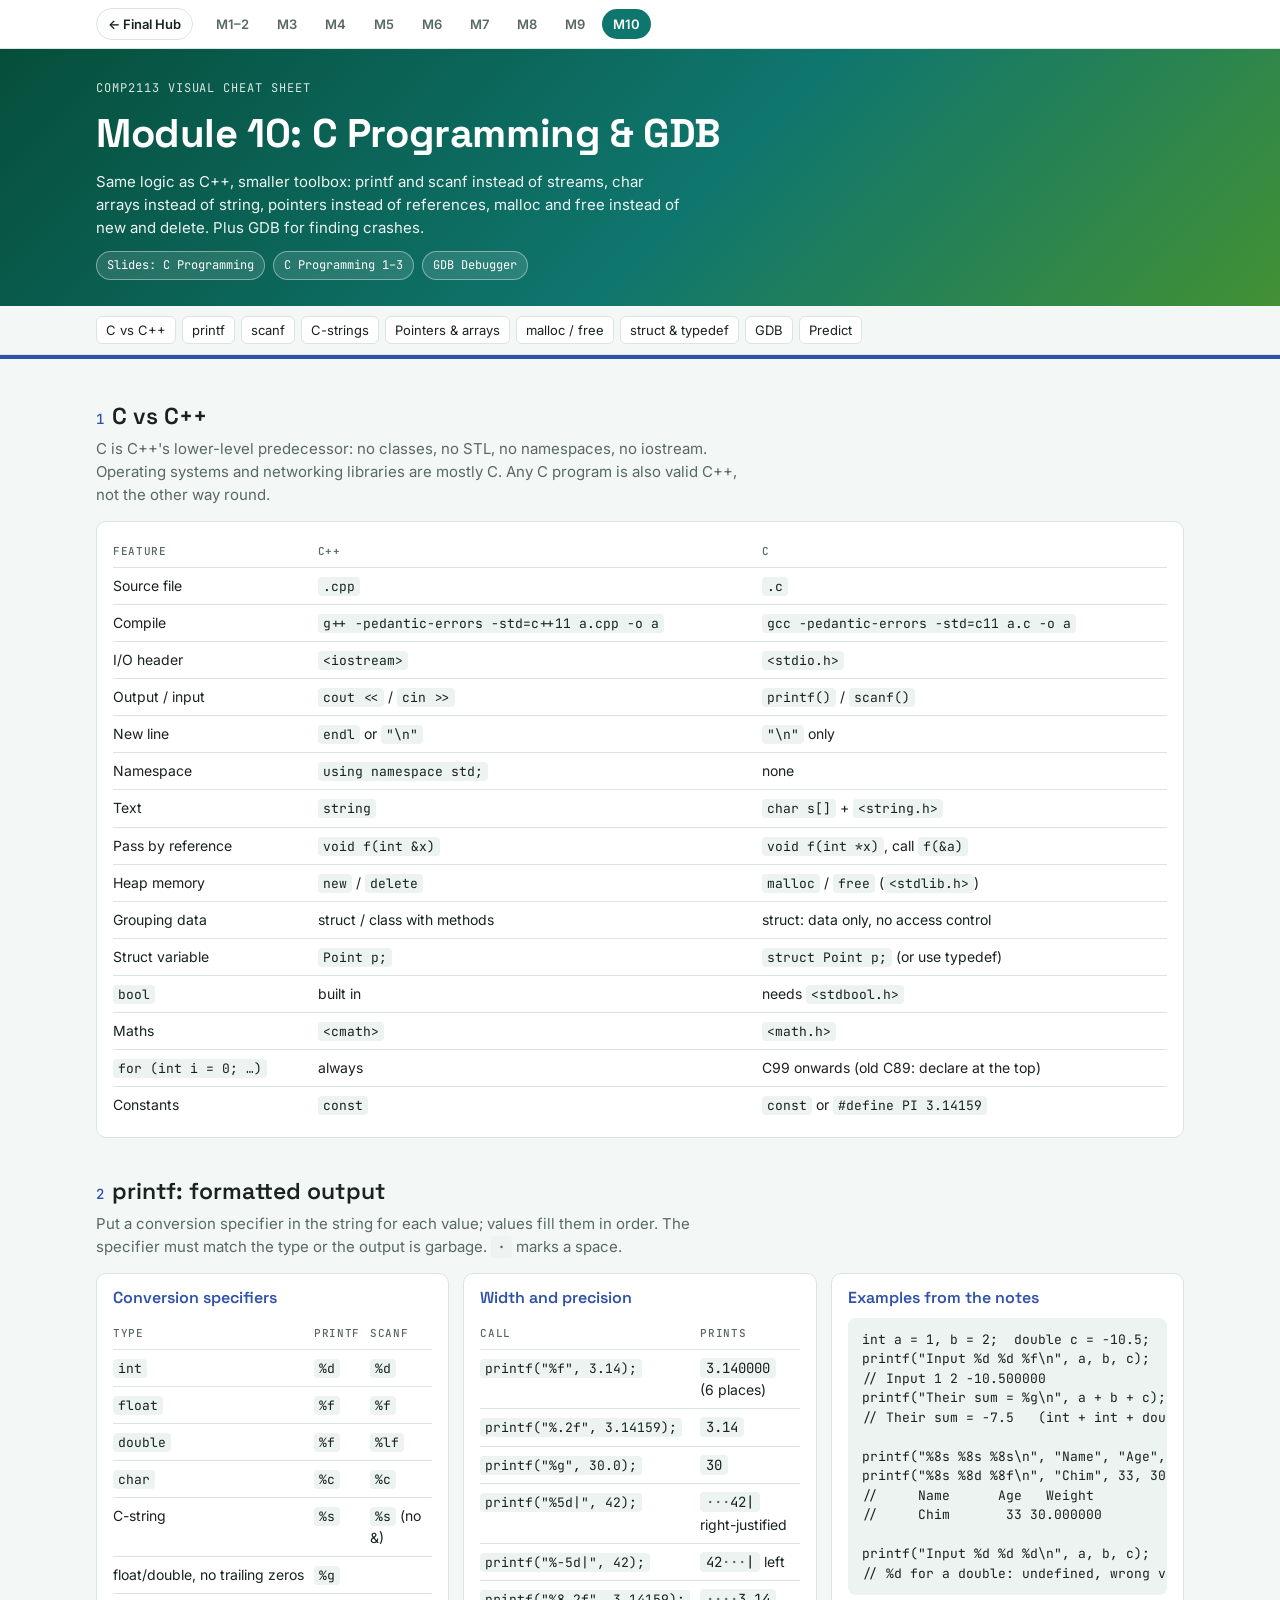
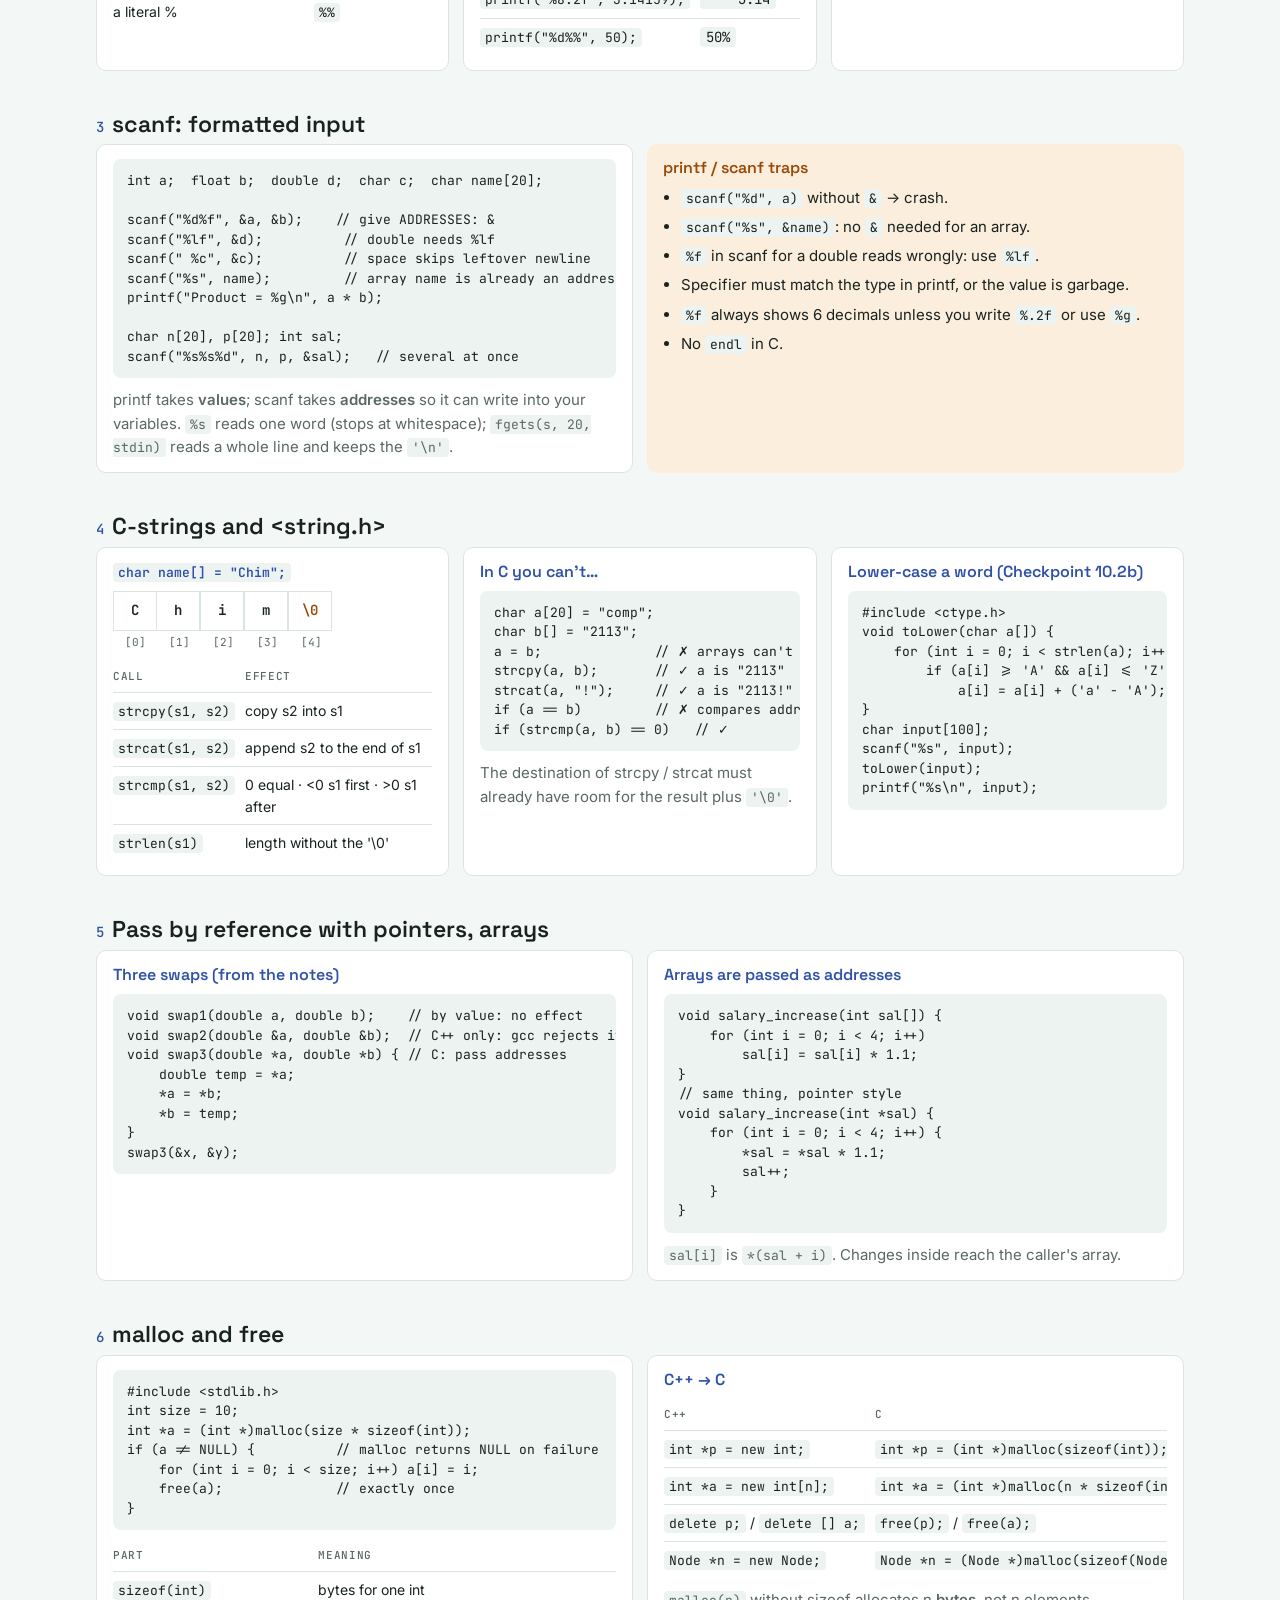
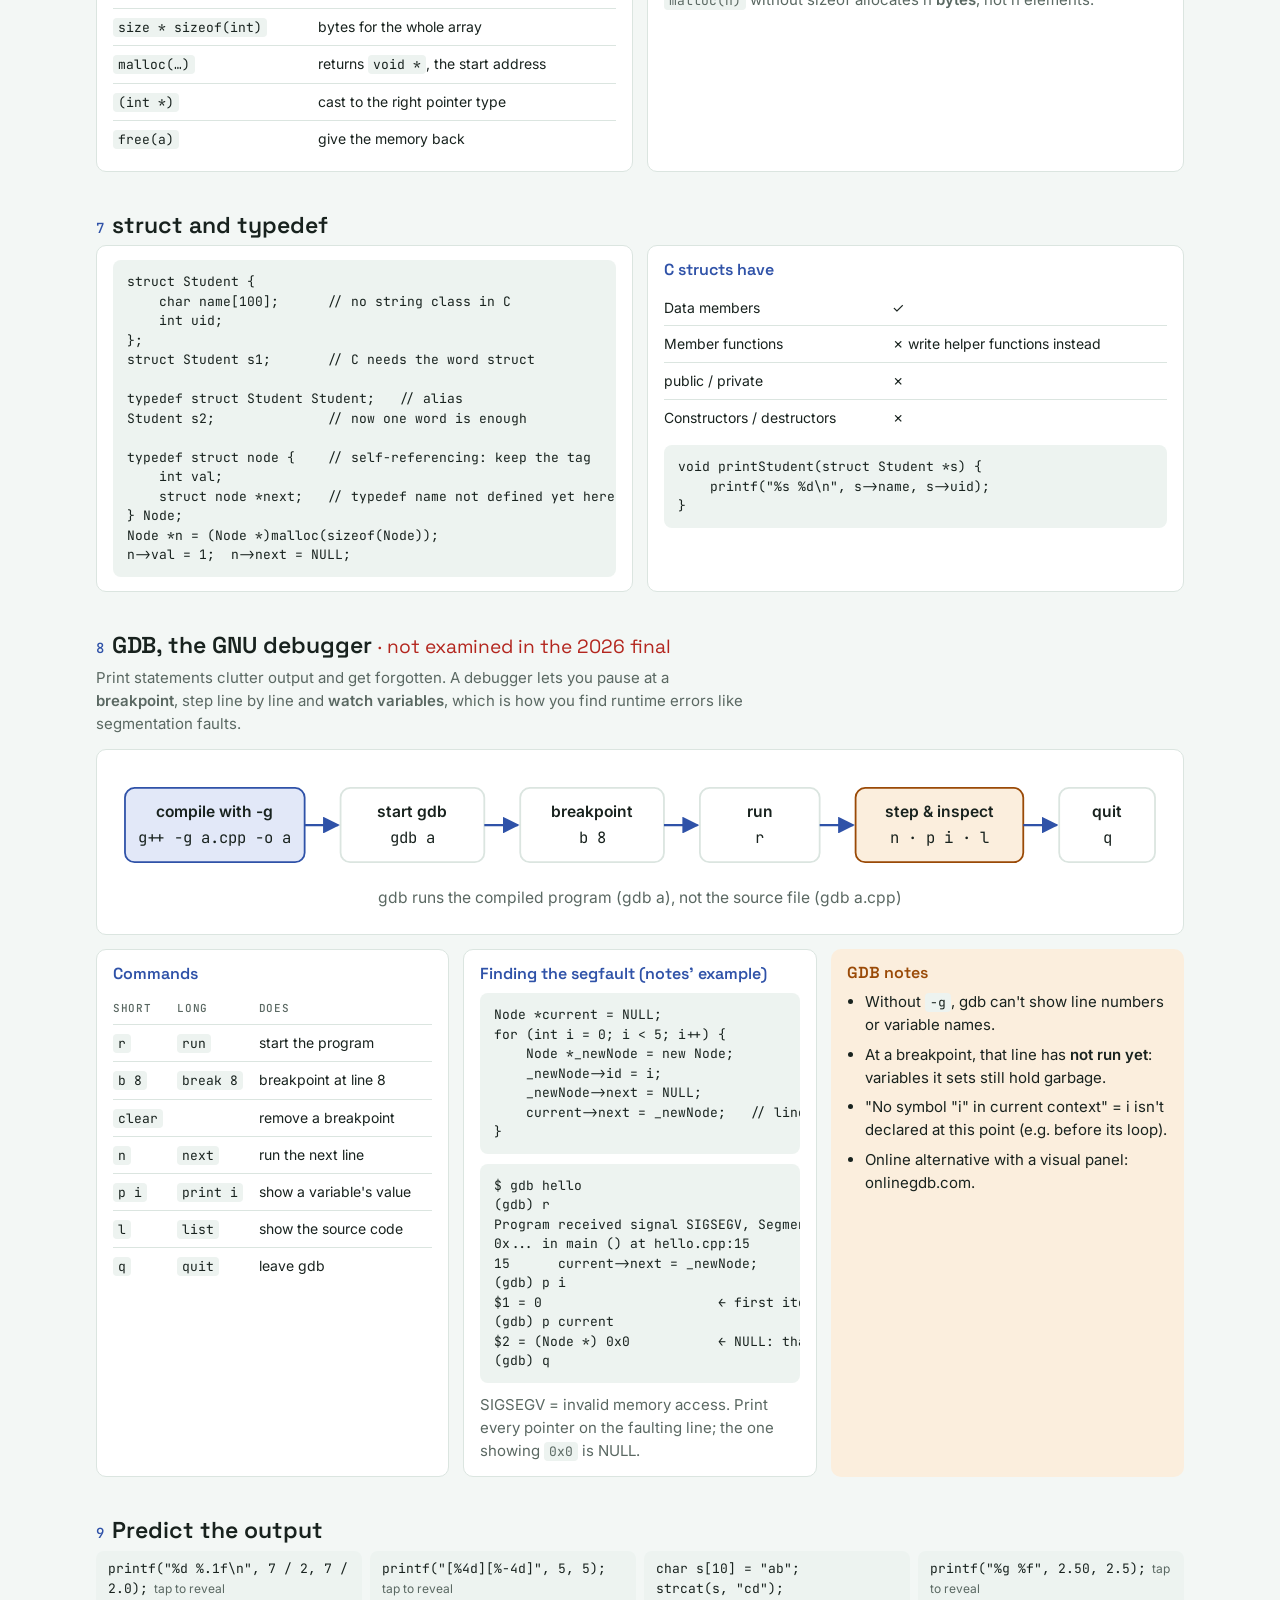
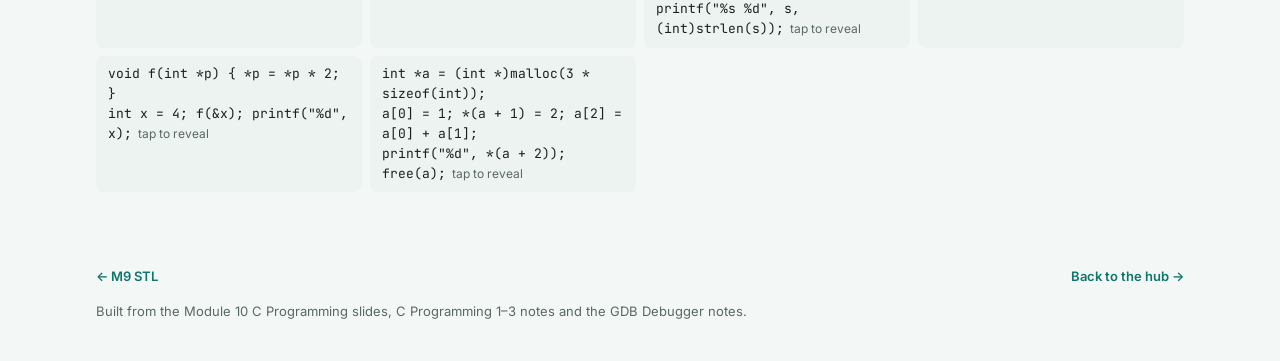
<file: cheatsheets/m10.html>
<!doctype html>
<html lang="en" data-theme="light">
<head>
<meta charset="utf-8">
<meta name="viewport" content="width=device-width, initial-scale=1, viewport-fit=cover">
<title>COMP2113 Module 10</title>
<meta name="description" content="Visual cheat sheet for COMP2113 Module 10: C vs C++, printf and scanf, C-strings and string.h, pointers for pass by reference, malloc and free, struct and typedef, and the GDB debugger.">
<link rel="preconnect" href="https://fonts.googleapis.com">
<link rel="stylesheet" href="https://fonts.googleapis.com/css2?family=Space+Grotesk:wght@500;600;700&family=Inter:wght@400;500;600&family=JetBrains+Mono:wght@400;500;600&display=swap">
<link rel="stylesheet" href="sheet.css">
<script>try{var t=JSON.parse(localStorage.getItem('c2113')||'{}').theme;if(t)document.documentElement.dataset.theme=t;}catch(e){}</script>
<style>.vis{font-family:var(--f-mono);background:var(--code);padding:1px 6px;border-radius:4px;white-space:pre}.vis i{color:var(--muted);font-style:normal}</style>
</head>
<body>
<nav class="modbar" aria-label="Modules"><div class="wrap" id="modbar"></div></nav>
<header class="hero"><div class="wrap">
  <span class="eyebrow">COMP2113 visual cheat sheet</span>
  <h1>Module 10: C Programming &amp; GDB</h1>
  <p>Same logic as C++, smaller toolbox: printf and scanf instead of streams, char arrays instead of string, pointers instead of references, malloc and free instead of new and delete. Plus GDB for finding crashes.</p>
  <div class="chips"><span class="chip">Slides: C Programming</span><span class="chip">C Programming 1–3</span><span class="chip">GDB Debugger</span></div>
</div></header>
<nav class="toc" aria-label="Sections"><div class="wrap">
  <a href="#cvs">C vs C++</a><a href="#printf">printf</a><a href="#scanf">scanf</a><a href="#strings">C-strings</a><a href="#ptrs">Pointers &amp; arrays</a><a href="#malloc">malloc / free</a><a href="#struct">struct &amp; typedef</a><a href="#gdb">GDB</a><a href="#predict">Predict</a>
</div></nav>

<div class="band a2"><div class="wrap">

<section id="cvs">
  <h2><span class="n">1</span>C vs C++</h2>
  <p class="lede">C is C++'s lower-level predecessor: no classes, no STL, no namespaces, no iostream. Operating systems and networking libraries are mostly C. Any C program is also valid C++, not the other way round.</p>
  <div class="grid">
    <div class="card span2">
      <div class="tbl"><table>
        <tr><th>Feature</th><th>C++</th><th>C</th></tr>
        <tr><td>Source file</td><td><code>.cpp</code></td><td><code>.c</code></td></tr>
        <tr><td>Compile</td><td><code>g++ -pedantic-errors -std=c++11 a.cpp -o a</code></td><td><code>gcc -pedantic-errors -std=c11 a.c -o a</code></td></tr>
        <tr><td>I/O header</td><td><code>&lt;iostream&gt;</code></td><td><code>&lt;stdio.h&gt;</code></td></tr>
        <tr><td>Output / input</td><td><code>cout &lt;&lt;</code> / <code>cin &gt;&gt;</code></td><td><code>printf()</code> / <code>scanf()</code></td></tr>
        <tr><td>New line</td><td><code>endl</code> or <code>"\n"</code></td><td><code>"\n"</code> only</td></tr>
        <tr><td>Namespace</td><td><code>using namespace std;</code></td><td>none</td></tr>
        <tr><td>Text</td><td><code>string</code></td><td><code>char s[]</code> + <code>&lt;string.h&gt;</code></td></tr>
        <tr><td>Pass by reference</td><td><code>void f(int &amp;x)</code></td><td><code>void f(int *x)</code>, call <code>f(&amp;a)</code></td></tr>
        <tr><td>Heap memory</td><td><code>new</code> / <code>delete</code></td><td><code>malloc</code> / <code>free</code> (<code>&lt;stdlib.h&gt;</code>)</td></tr>
        <tr><td>Grouping data</td><td>struct / class with methods</td><td>struct: data only, no access control</td></tr>
        <tr><td>Struct variable</td><td><code>Point p;</code></td><td><code>struct Point p;</code> (or use typedef)</td></tr>
        <tr><td><code>bool</code></td><td>built in</td><td>needs <code>&lt;stdbool.h&gt;</code></td></tr>
        <tr><td>Maths</td><td><code>&lt;cmath&gt;</code></td><td><code>&lt;math.h&gt;</code></td></tr>
        <tr><td><code>for (int i = 0; …)</code></td><td>always</td><td>C99 onwards (old C89: declare at the top)</td></tr>
        <tr><td>Constants</td><td><code>const</code></td><td><code>const</code> or <code>#define PI 3.14159</code></td></tr>
      </table></div>
    </div>
  </div>
</section>

<section id="printf">
  <h2><span class="n">2</span>printf: formatted output</h2>
  <p class="lede">Put a conversion specifier in the string for each value; values fill them in order. The specifier must match the type or the output is garbage. <span class="vis"><i>·</i></span> marks a space.</p>
  <div class="grid">
    <div class="card">
      <h3>Conversion specifiers</h3>
      <div class="tbl"><table>
        <tr><th>Type</th><th>printf</th><th>scanf</th></tr>
        <tr><td><code>int</code></td><td><code>%d</code></td><td><code>%d</code></td></tr>
        <tr><td><code>float</code></td><td><code>%f</code></td><td><code>%f</code></td></tr>
        <tr><td><code>double</code></td><td><code>%f</code></td><td><code>%lf</code></td></tr>
        <tr><td><code>char</code></td><td><code>%c</code></td><td><code>%c</code></td></tr>
        <tr><td>C-string</td><td><code>%s</code></td><td><code>%s</code> (no &amp;)</td></tr>
        <tr><td>float/double, no trailing zeros</td><td><code>%g</code></td><td></td></tr>
        <tr><td>a literal %</td><td><code>%%</code></td><td></td></tr>
      </table></div>
    </div>
    <div class="card">
      <h3>Width and precision</h3>
      <div class="tbl"><table>
        <tr><th>Call</th><th>Prints</th></tr>
        <tr><td><code>printf("%f", 3.14);</code></td><td><span class="vis">3.140000</span> (6 places)</td></tr>
        <tr><td><code>printf("%.2f", 3.14159);</code></td><td><span class="vis">3.14</span></td></tr>
        <tr><td><code>printf("%g", 30.0);</code></td><td><span class="vis">30</span></td></tr>
        <tr><td><code>printf("%5d|", 42);</code></td><td><span class="vis"><i>···</i>42|</span> right-justified</td></tr>
        <tr><td><code>printf("%-5d|", 42);</code></td><td><span class="vis">42<i>···</i>|</span> left</td></tr>
        <tr><td><code>printf("%8.2f", 3.14159);</code></td><td><span class="vis"><i>····</i>3.14</span></td></tr>
        <tr><td><code>printf("%d%%", 50);</code></td><td><span class="vis">50%</span></td></tr>
      </table></div>
    </div>
    <div class="card">
      <h3>Examples from the notes</h3>
<pre>int a = 1, b = 2;  double c = -10.5;
printf("Input %d %d %f\n", a, b, c);
// Input 1 2 -10.500000
printf("Their sum = %g\n", a + b + c);
// Their sum = -7.5   (int + int + double is double)

printf("%8s %8s %8s\n", "Name", "Age", "Weight");
printf("%8s %8d %8f\n", "Chim", 33, 30.0);
//     Name      Age   Weight
//     Chim       33 30.000000

printf("Input %d %d %d\n", a, b, c);
// %d for a double: undefined, wrong value printed</pre>
    </div>
  </div>
</section>

<section id="scanf">
  <h2><span class="n">3</span>scanf: formatted input</h2>
  <div class="grid">
    <div class="card">
<pre>int a;  float b;  double d;  char c;  char name[20];

scanf("%d%f", &amp;a, &amp;b);    // give ADDRESSES: &amp;
scanf("%lf", &amp;d);          // double needs %lf
scanf(" %c", &amp;c);          // space skips leftover newline
scanf("%s", name);         // array name is already an address
printf("Product = %g\n", a * b);

char n[20], p[20]; int sal;
scanf("%s%s%d", n, p, &amp;sal);   // several at once</pre>
      <p class="muted">printf takes <b>values</b>; scanf takes <b>addresses</b> so it can write into your variables. <code>%s</code> reads one word (stops at whitespace); <code>fgets(s, 20, stdin)</code> reads a whole line and keeps the <code>'\n'</code>.</p>
    </div>
    <div class="trap">
      <h3>printf / scanf traps</h3>
      <ul>
        <li><code>scanf("%d", a)</code> without <code>&amp;</code> → crash.</li>
        <li><code>scanf("%s", &amp;name)</code>: no <code>&amp;</code> needed for an array.</li>
        <li><code>%f</code> in scanf for a double reads wrongly: use <code>%lf</code>.</li>
        <li>Specifier must match the type in printf, or the value is garbage.</li>
        <li><code>%f</code> always shows 6 decimals unless you write <code>%.2f</code> or use <code>%g</code>.</li>
        <li>No <code>endl</code> in C.</li>
      </ul>
    </div>
  </div>
</section>

<section id="strings">
  <h2><span class="n">4</span>C-strings and &lt;string.h&gt;</h2>
  <div class="grid">
    <div class="card">
      <h3><code>char name[] = "Chim";</code></h3>
      <div class="cells"><div class="cell"><b>C</b><small>[0]</small></div><div class="cell"><b>h</b><small>[1]</small></div><div class="cell"><b>i</b><small>[2]</small></div><div class="cell"><b>m</b><small>[3]</small></div><div class="cell"><b class="nul">\0</b><small>[4]</small></div></div>
      <div class="tbl"><table>
        <tr><th>Call</th><th>Effect</th></tr>
        <tr><td><code>strcpy(s1, s2)</code></td><td>copy s2 into s1</td></tr>
        <tr><td><code>strcat(s1, s2)</code></td><td>append s2 to the end of s1</td></tr>
        <tr><td><code>strcmp(s1, s2)</code></td><td>0 equal · &lt;0 s1 first · &gt;0 s1 after</td></tr>
        <tr><td><code>strlen(s1)</code></td><td>length without the '\0'</td></tr>
      </table></div>
    </div>
    <div class="card">
      <h3>In C you can't…</h3>
<pre>char a[20] = "comp";
char b[] = "2113";
a = b;              // ✗ arrays can't be assigned
strcpy(a, b);       // ✓ a is "2113"
strcat(a, "!");     // ✓ a is "2113!"
if (a == b)         // ✗ compares addresses
if (strcmp(a, b) == 0)   // ✓</pre>
      <p class="muted">The destination of strcpy / strcat must already have room for the result plus <code>'\0'</code>.</p>
    </div>
    <div class="card">
      <h3>Lower-case a word (Checkpoint 10.2b)</h3>
<pre>#include &lt;ctype.h&gt;
void toLower(char a[]) {
    for (int i = 0; i &lt; strlen(a); i++)
        if (a[i] &gt;= 'A' &amp;&amp; a[i] &lt;= 'Z')
            a[i] = a[i] + ('a' - 'A');   // or tolower(a[i])
}
char input[100];
scanf("%s", input);
toLower(input);
printf("%s\n", input);</pre>
    </div>
  </div>
</section>

<section id="ptrs">
  <h2><span class="n">5</span>Pass by reference with pointers, arrays</h2>
  <div class="grid">
    <div class="card">
      <h3>Three swaps (from the notes)</h3>
<pre>void swap1(double a, double b);    // by value: no effect
void swap2(double &amp;a, double &amp;b);  // C++ only: gcc rejects it
void swap3(double *a, double *b) { // C: pass addresses
    double temp = *a;
    *a = *b;
    *b = temp;
}
swap3(&amp;x, &amp;y);</pre>
    </div>
    <div class="card">
      <h3>Arrays are passed as addresses</h3>
<pre>void salary_increase(int sal[]) {
    for (int i = 0; i &lt; 4; i++)
        sal[i] = sal[i] * 1.1;
}
// same thing, pointer style
void salary_increase(int *sal) {
    for (int i = 0; i &lt; 4; i++) {
        *sal = *sal * 1.1;
        sal++;
    }
}</pre>
      <p class="muted"><code>sal[i]</code> is <code>*(sal + i)</code>. Changes inside reach the caller's array.</p>
    </div>
  </div>
</section>

<section id="malloc">
  <h2><span class="n">6</span>malloc and free</h2>
  <div class="grid">
    <div class="card">
<pre>#include &lt;stdlib.h&gt;
int size = 10;
int *a = (int *)malloc(size * sizeof(int));
if (a != NULL) {          // malloc returns NULL on failure
    for (int i = 0; i &lt; size; i++) a[i] = i;
    free(a);              // exactly once
}</pre>
      <div class="tbl"><table>
        <tr><th>Part</th><th>Meaning</th></tr>
        <tr><td><code>sizeof(int)</code></td><td>bytes for one int</td></tr>
        <tr><td><code>size * sizeof(int)</code></td><td>bytes for the whole array</td></tr>
        <tr><td><code>malloc(…)</code></td><td>returns <code>void *</code>, the start address</td></tr>
        <tr><td><code>(int *)</code></td><td>cast to the right pointer type</td></tr>
        <tr><td><code>free(a)</code></td><td>give the memory back</td></tr>
      </table></div>
    </div>
    <div class="card">
      <h3>C++ → C</h3>
      <div class="tbl"><table>
        <tr><th>C++</th><th>C</th></tr>
        <tr><td><code>int *p = new int;</code></td><td><code>int *p = (int *)malloc(sizeof(int));</code></td></tr>
        <tr><td><code>int *a = new int[n];</code></td><td><code>int *a = (int *)malloc(n * sizeof(int));</code></td></tr>
        <tr><td><code>delete p;</code> / <code>delete [] a;</code></td><td><code>free(p);</code> / <code>free(a);</code></td></tr>
        <tr><td><code>Node *n = new Node;</code></td><td><code>Node *n = (Node *)malloc(sizeof(Node));</code></td></tr>
      </table></div>
      <p class="muted"><code>malloc(n)</code> without sizeof allocates n <b>bytes</b>, not n elements.</p>
    </div>
  </div>
</section>

<section id="struct">
  <h2><span class="n">7</span>struct and typedef</h2>
  <div class="grid">
    <div class="card">
<pre>struct Student {
    char name[100];      // no string class in C
    int uid;
};
struct Student s1;       // C needs the word struct

typedef struct Student Student;   // alias
Student s2;              // now one word is enough

typedef struct node {    // self-referencing: keep the tag
    int val;
    struct node *next;   // typedef name not defined yet here
} Node;
Node *n = (Node *)malloc(sizeof(Node));
n-&gt;val = 1;  n-&gt;next = NULL;</pre>
    </div>
    <div class="card">
      <h3>C structs have</h3>
      <div class="tbl"><table>
        <tr><td>Data members</td><td>✓</td></tr>
        <tr><td>Member functions</td><td>✗ write helper functions instead</td></tr>
        <tr><td>public / private</td><td>✗</td></tr>
        <tr><td>Constructors / destructors</td><td>✗</td></tr>
      </table></div>
<pre>void printStudent(struct Student *s) {
    printf("%s %d\n", s-&gt;name, s-&gt;uid);
}</pre>
    </div>
  </div>
</section>

<section id="gdb">
  <h2><span class="n">8</span>GDB, the GNU debugger <small style="font-weight:400;color:#b3261e">· not examined in the 2026 final</small></h2>
  <p class="lede">Print statements clutter output and get forgotten. A debugger lets you pause at a <b>breakpoint</b>, step line by line and <b>watch variables</b>, which is how you find runtime errors like segmentation faults.</p>
  <div class="grid">
    <div class="card span2">
      <div class="diagram">
      <svg viewBox="0 0 880 130" role="img" aria-label="Compile with -g, gdb program, set breakpoint, run, step and print, quit">
        <defs><marker id="g1" viewBox="0 0 10 10" refX="9" refY="5" markerWidth="7" markerHeight="7" orient="auto"><path d="M0,0 L10,5 L0,10 z" class="arrowa"/></marker></defs>
        <g font-size="13">
          <rect x="10" y="20" width="150" height="62" rx="8" class="boxa"/><text x="85" y="44" text-anchor="middle" font-weight="600">compile with -g</text><text x="85" y="66" text-anchor="middle" class="mono" font-size="11">g++ -g a.cpp -o a</text>
          <rect x="190" y="20" width="120" height="62" rx="8" class="box"/><text x="250" y="44" text-anchor="middle" font-weight="600">start gdb</text><text x="250" y="66" text-anchor="middle" class="mono" font-size="12">gdb a</text>
          <rect x="340" y="20" width="120" height="62" rx="8" class="box"/><text x="400" y="44" text-anchor="middle" font-weight="600">breakpoint</text><text x="400" y="66" text-anchor="middle" class="mono" font-size="12">b 8</text>
          <rect x="490" y="20" width="100" height="62" rx="8" class="box"/><text x="540" y="44" text-anchor="middle" font-weight="600">run</text><text x="540" y="66" text-anchor="middle" class="mono" font-size="12">r</text>
          <rect x="620" y="20" width="140" height="62" rx="8" class="boxw"/><text x="690" y="44" text-anchor="middle" font-weight="600">step &amp; inspect</text><text x="690" y="66" text-anchor="middle" class="mono" font-size="12">n · p i · l</text>
          <rect x="790" y="20" width="80" height="62" rx="8" class="box"/><text x="830" y="44" text-anchor="middle" font-weight="600">quit</text><text x="830" y="66" text-anchor="middle" class="mono" font-size="12">q</text>
          <line x1="160" y1="51" x2="188" y2="51" class="lna" marker-end="url(#g1)"/><line x1="310" y1="51" x2="338" y2="51" class="lna" marker-end="url(#g1)"/><line x1="460" y1="51" x2="488" y2="51" class="lna" marker-end="url(#g1)"/><line x1="590" y1="51" x2="618" y2="51" class="lna" marker-end="url(#g1)"/><line x1="760" y1="51" x2="788" y2="51" class="lna" marker-end="url(#g1)"/>
          <text x="440" y="116" text-anchor="middle" class="mut">gdb runs the compiled program (gdb a), not the source file (gdb a.cpp)</text>
        </g>
      </svg>
      </div>
    </div>
    <div class="card">
      <h3>Commands</h3>
      <div class="tbl"><table>
        <tr><th>Short</th><th>Long</th><th>Does</th></tr>
        <tr><td><code>r</code></td><td><code>run</code></td><td>start the program</td></tr>
        <tr><td><code>b 8</code></td><td><code>break 8</code></td><td>breakpoint at line 8</td></tr>
        <tr><td><code>clear</code></td><td></td><td>remove a breakpoint</td></tr>
        <tr><td><code>n</code></td><td><code>next</code></td><td>run the next line</td></tr>
        <tr><td><code>p i</code></td><td><code>print i</code></td><td>show a variable's value</td></tr>
        <tr><td><code>l</code></td><td><code>list</code></td><td>show the source code</td></tr>
        <tr><td><code>q</code></td><td><code>quit</code></td><td>leave gdb</td></tr>
      </table></div>
    </div>
    <div class="card">
      <h3>Finding the segfault (notes' example)</h3>
<pre>Node *current = NULL;
for (int i = 0; i &lt; 5; i++) {
    Node *_newNode = new Node;
    _newNode-&gt;id = i;
    _newNode-&gt;next = NULL;
    current-&gt;next = _newNode;   // line 15: bug
}</pre>
<pre>$ gdb hello
(gdb) r
Program received signal SIGSEGV, Segmentation fault.
0x... in main () at hello.cpp:15
15      current-&gt;next = _newNode;
(gdb) p i
$1 = 0                      ← first iteration
(gdb) p current
$2 = (Node *) 0x0           ← NULL: that's the bug
(gdb) q</pre>
      <p class="muted">SIGSEGV = invalid memory access. Print every pointer on the faulting line; the one showing <code>0x0</code> is NULL.</p>
    </div>
    <div class="trap">
      <h3>GDB notes</h3>
      <ul>
        <li>Without <code>-g</code>, gdb can't show line numbers or variable names.</li>
        <li>At a breakpoint, that line has <b>not run yet</b>: variables it sets still hold garbage.</li>
        <li>"No symbol "i" in current context" = i isn't declared at this point (e.g. before its loop).</li>
        <li>Online alternative with a visual panel: onlinegdb.com.</li>
      </ul>
    </div>
  </div>
</section>

<section id="predict">
  <h2><span class="n">9</span>Predict the output</h2>
  <div class="qa">
    <details><summary>printf("%d %.1f\n", 7 / 2, 7 / 2.0);</summary><p>3 3.5</p></details>
    <details><summary>printf("[%4d][%-4d]", 5, 5);</summary><p>[···5][5···]</p></details>
    <details><summary>char s[10] = "ab";
strcat(s, "cd");
printf("%s %d", s, (int)strlen(s));</summary><p>abcd 4</p></details>
    <details><summary>printf("%g %f", 2.50, 2.5);</summary><p>2.5 2.500000</p></details>
    <details><summary>void f(int *p) { *p = *p * 2; }
int x = 4; f(&amp;x); printf("%d", x);</summary><p>8</p></details>
    <details><summary>int *a = (int *)malloc(3 * sizeof(int));
a[0] = 1; *(a + 1) = 2; a[2] = a[0] + a[1];
printf("%d", *(a + 2)); free(a);</summary><p>3</p></details>
  </div>
</section>

</div></div>

<footer class="wrap"><div class="pager" id="pager"></div><p style="margin-top:14px">Built from the Module 10 C Programming slides, C Programming 1–3 notes and the GDB Debugger notes.</p></footer>
<script src="sheet.js"></script>
</body>
</html>
</file>
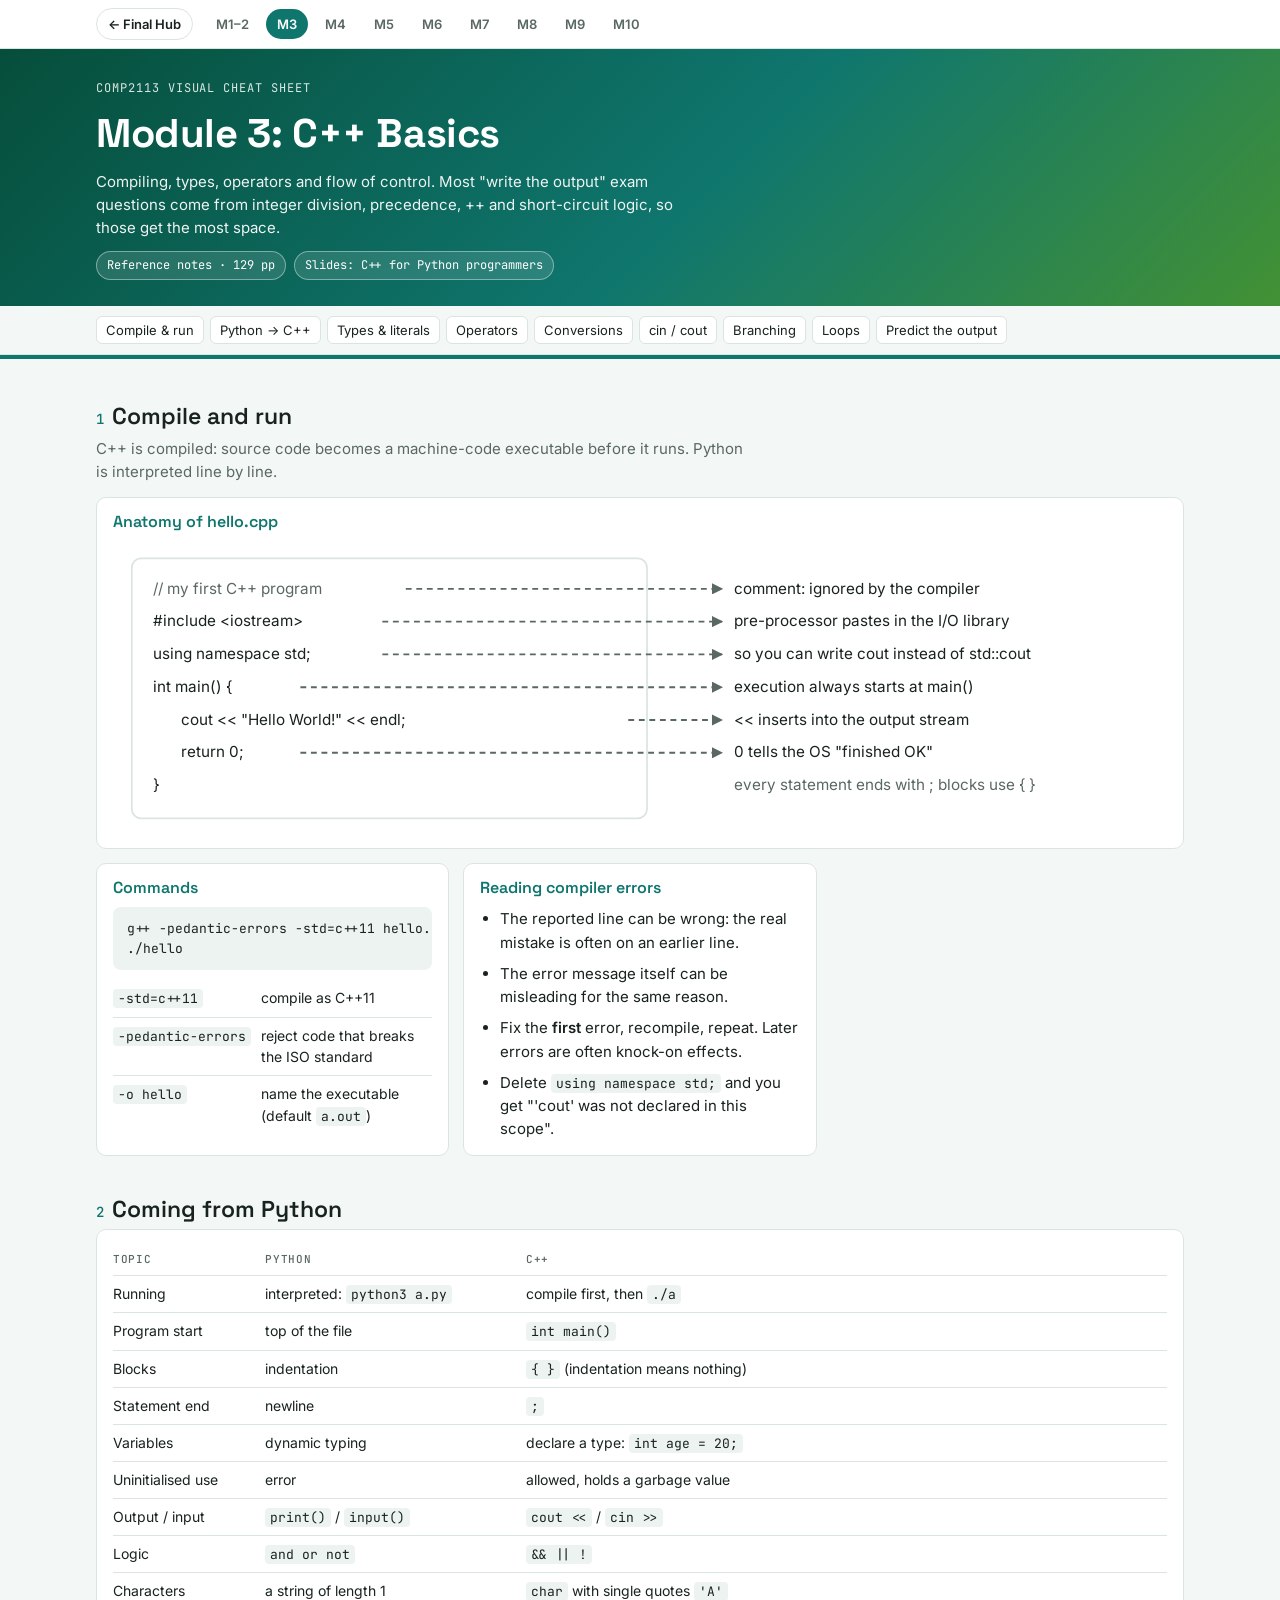
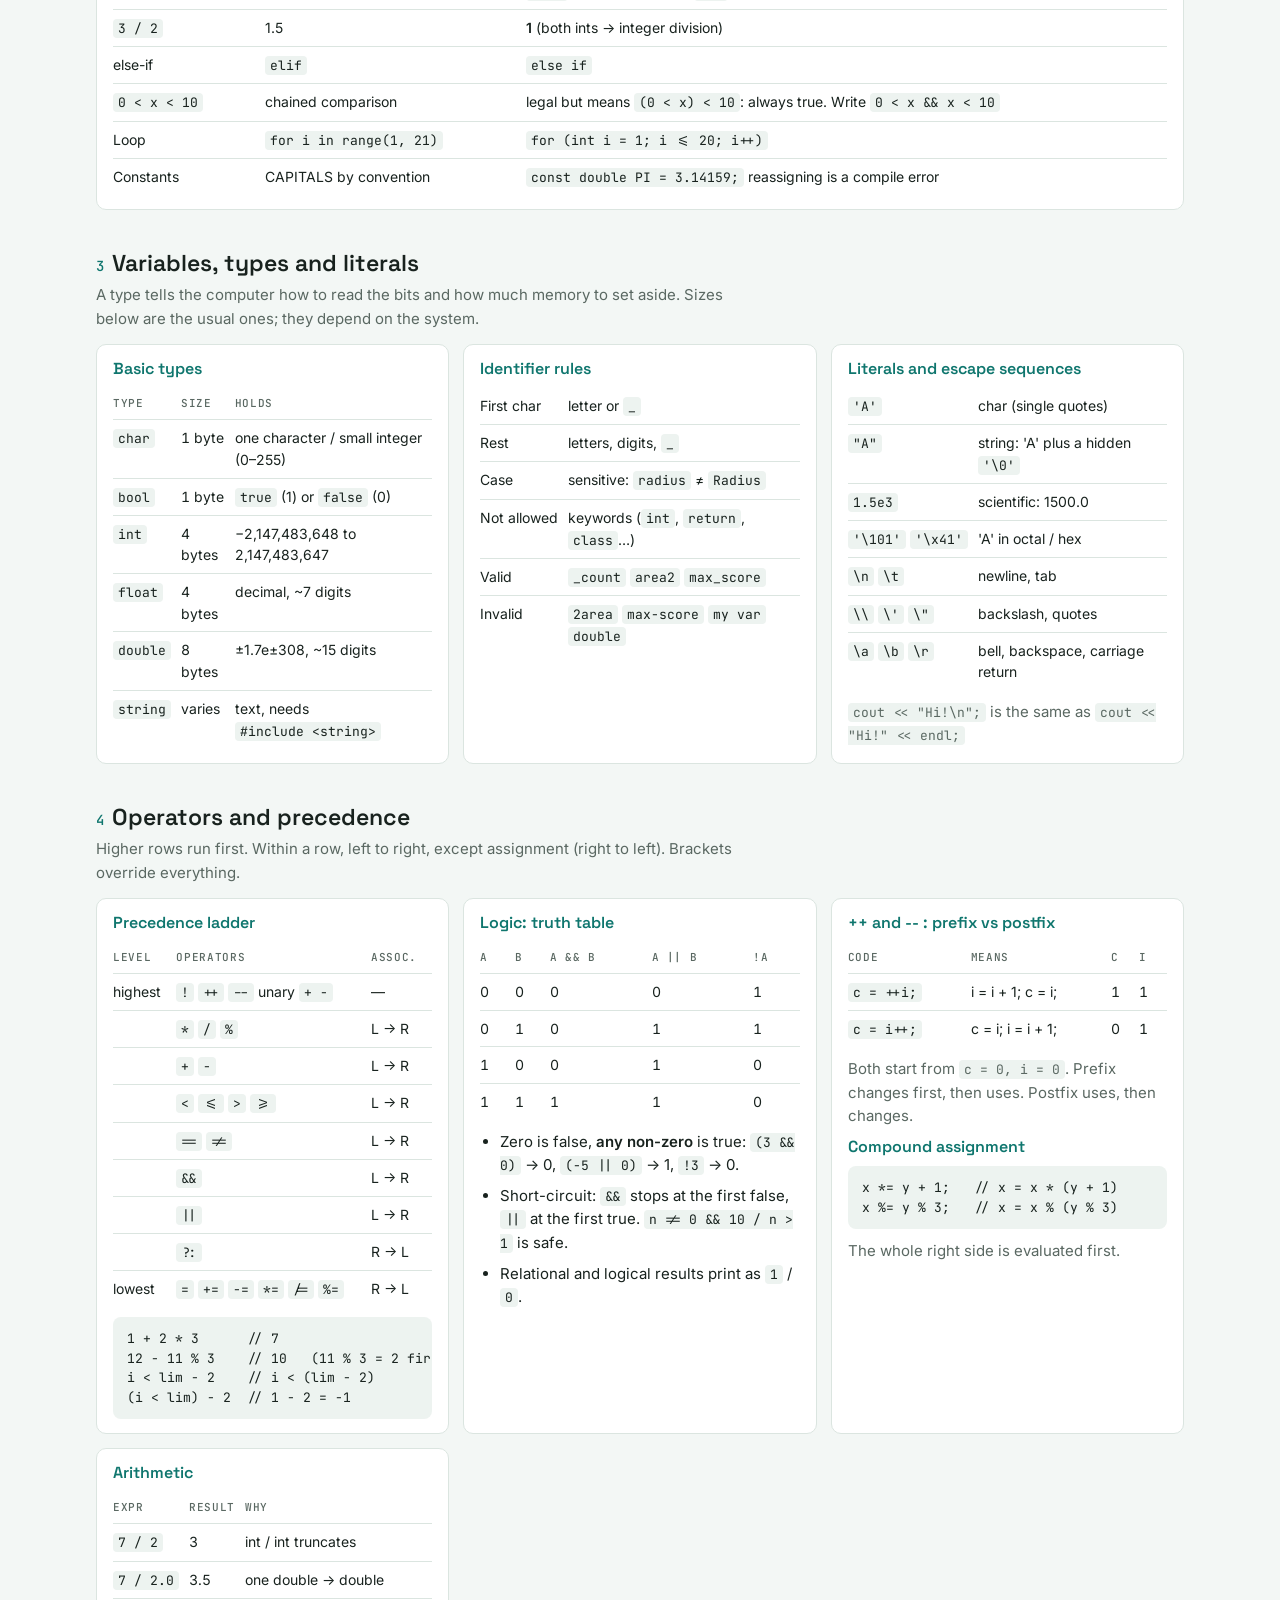
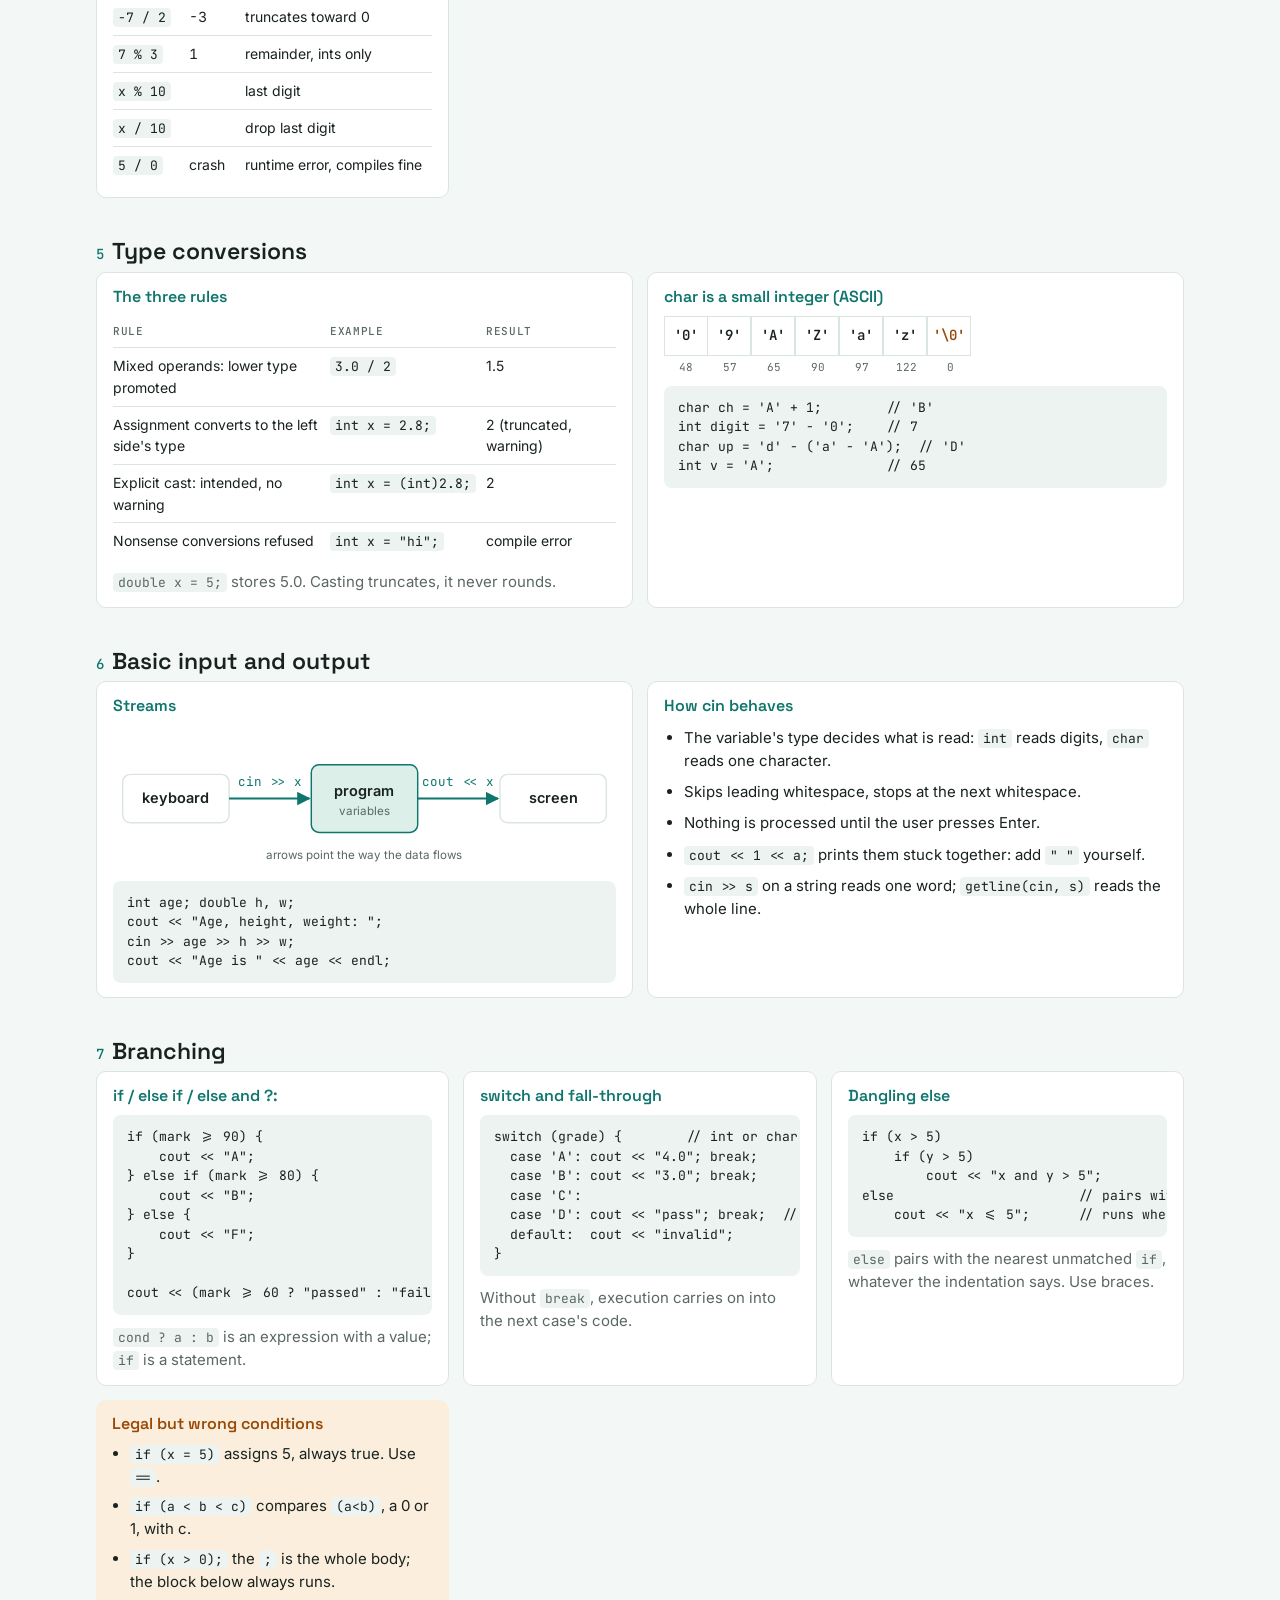
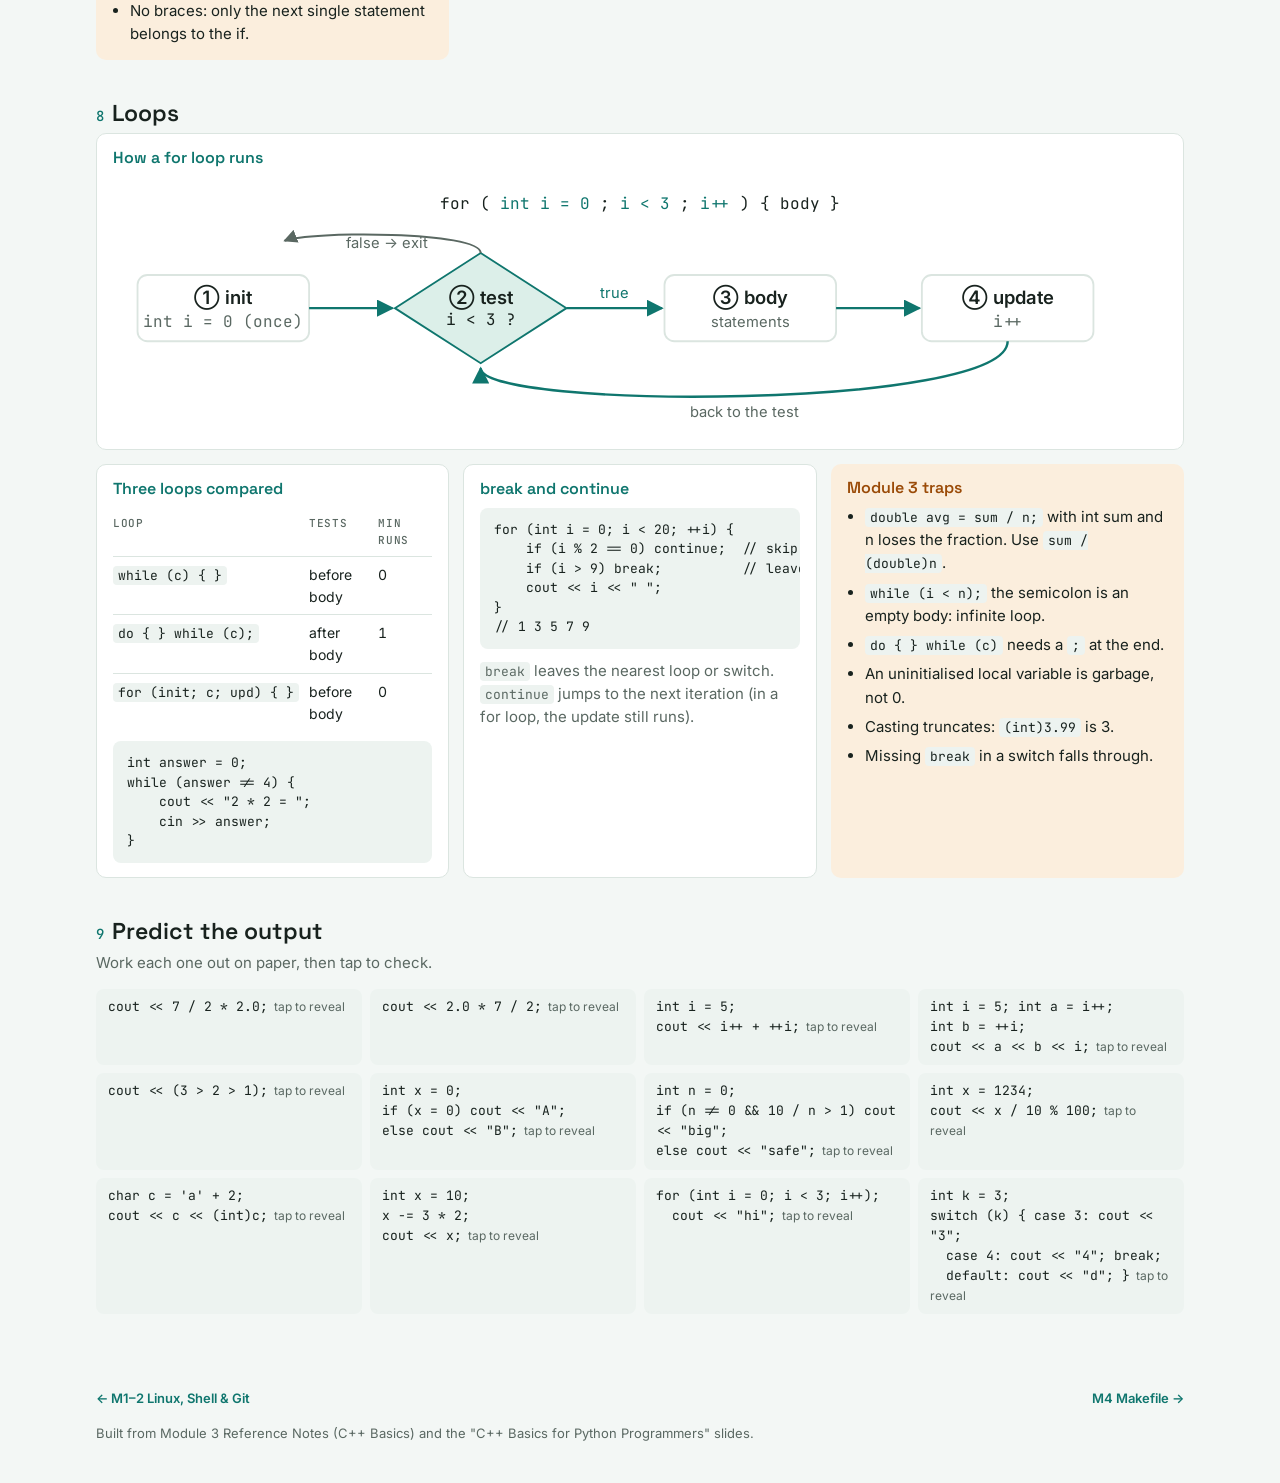
<file: cheatsheets/m3.html>
<!doctype html>
<html lang="en" data-theme="light">
<head>
<meta charset="utf-8">
<meta name="viewport" content="width=device-width, initial-scale=1, viewport-fit=cover">
<title>COMP2113 Module 3</title>
<meta name="description" content="Visual cheat sheet for COMP2113 Module 3, C++ Basics: compiling, types, operators, precedence, conversions, I/O, branching and loops.">
<link rel="preconnect" href="https://fonts.googleapis.com">
<link rel="stylesheet" href="https://fonts.googleapis.com/css2?family=Space+Grotesk:wght@500;600;700&family=Inter:wght@400;500;600&family=JetBrains+Mono:wght@400;500;600&display=swap">
<link rel="stylesheet" href="sheet.css">
<script>try{var t=JSON.parse(localStorage.getItem('c2113')||'{}').theme;if(t)document.documentElement.dataset.theme=t;}catch(e){}</script>
</head>
<body>
<nav class="modbar" aria-label="Modules"><div class="wrap" id="modbar"></div></nav>
<header class="hero"><div class="wrap">
  <span class="eyebrow">COMP2113 visual cheat sheet</span>
  <h1>Module 3: C++ Basics</h1>
  <p>Compiling, types, operators and flow of control. Most "write the output" exam questions come from integer division, precedence, ++ and short-circuit logic, so those get the most space.</p>
  <div class="chips"><span class="chip">Reference notes · 129 pp</span><span class="chip">Slides: C++ for Python programmers</span></div>
</div></header>
<nav class="toc" aria-label="Sections"><div class="wrap">
  <a href="#compile">Compile &amp; run</a><a href="#python">Python → C++</a><a href="#types">Types &amp; literals</a><a href="#ops">Operators</a><a href="#conv">Conversions</a><a href="#io">cin / cout</a><a href="#branch">Branching</a><a href="#loops">Loops</a><a href="#predict">Predict the output</a>
</div></nav>

<div class="band a1"><div class="wrap">

<section id="compile">
  <h2><span class="n">1</span>Compile and run</h2>
  <p class="lede">C++ is compiled: source code becomes a machine-code executable before it runs. Python is interpreted line by line.</p>
  <div class="grid">
    <div class="card span2">
      <h3>Anatomy of hello.cpp</h3>
      <div class="diagram">
      <svg viewBox="0 0 900 250" role="img" aria-label="hello.cpp with each line labelled">
        <defs><marker id="a1" viewBox="0 0 10 10" refX="9" refY="5" markerWidth="6" markerHeight="6" orient="auto"><path d="M0,0 L10,5 L0,10 z" class="arrow"/></marker></defs>
        <rect x="16" y="14" width="440" height="222" rx="8" class="box"/>
        <g class="mono" font-size="15">
          <text x="34" y="44" class="mut">// my first C++ program</text>
          <text x="34" y="72">#include &lt;iostream&gt;</text>
          <text x="34" y="100">using namespace std;</text>
          <text x="34" y="128">int main() {</text>
          <text x="58" y="156">cout &lt;&lt; "Hello World!" &lt;&lt; endl;</text>
          <text x="58" y="184">return 0;</text>
          <text x="34" y="212">}</text>
        </g>
        <g font-size="13">
          <line x1="250" y1="40" x2="520" y2="40" class="ln dash" marker-end="url(#a1)"/><text x="530" y="44">comment: ignored by the compiler</text>
          <line x1="230" y1="68" x2="520" y2="68" class="ln dash" marker-end="url(#a1)"/><text x="530" y="72">pre-processor pastes in the I/O library</text>
          <line x1="230" y1="96" x2="520" y2="96" class="ln dash" marker-end="url(#a1)"/><text x="530" y="100">so you can write cout instead of std::cout</text>
          <line x1="160" y1="124" x2="520" y2="124" class="ln dash" marker-end="url(#a1)"/><text x="530" y="128">execution always starts at main()</text>
          <line x1="440" y1="152" x2="520" y2="152" class="ln dash" marker-end="url(#a1)"/><text x="530" y="156">&lt;&lt; inserts into the output stream</text>
          <line x1="160" y1="180" x2="520" y2="180" class="ln dash" marker-end="url(#a1)"/><text x="530" y="184">0 tells the OS "finished OK"</text>
          <text x="530" y="212" class="mut">every statement ends with ;  blocks use { }</text>
        </g>
      </svg>
      </div>
    </div>
    <div class="card">
      <h3>Commands</h3>
<pre>g++ -pedantic-errors -std=c++11 hello.cpp -o hello
./hello</pre>
      <div class="tbl"><table>
        <tr><td><code>-std=c++11</code></td><td>compile as C++11</td></tr>
        <tr><td><code>-pedantic-errors</code></td><td>reject code that breaks the ISO standard</td></tr>
        <tr><td><code>-o hello</code></td><td>name the executable (default <code>a.out</code>)</td></tr>
      </table></div>
    </div>
    <div class="card">
      <h3>Reading compiler errors</h3>
      <ul class="steps" style="list-style:disc">
        <li>The reported line can be wrong: the real mistake is often on an earlier line.</li>
        <li>The error message itself can be misleading for the same reason.</li>
        <li>Fix the <b>first</b> error, recompile, repeat. Later errors are often knock-on effects.</li>
        <li>Delete <code>using namespace std;</code> and you get "'cout' was not declared in this scope".</li>
      </ul>
    </div>
  </div>
</section>

<section id="python">
  <h2><span class="n">2</span>Coming from Python</h2>
  <div class="grid">
    <div class="card span2">
      <div class="tbl"><table>
        <tr><th>Topic</th><th>Python</th><th>C++</th></tr>
        <tr><td>Running</td><td>interpreted: <code>python3 a.py</code></td><td>compile first, then <code>./a</code></td></tr>
        <tr><td>Program start</td><td>top of the file</td><td><code>int main()</code></td></tr>
        <tr><td>Blocks</td><td>indentation</td><td><code>{ }</code> (indentation means nothing)</td></tr>
        <tr><td>Statement end</td><td>newline</td><td><code>;</code></td></tr>
        <tr><td>Variables</td><td>dynamic typing</td><td>declare a type: <code>int age = 20;</code></td></tr>
        <tr><td>Uninitialised use</td><td>error</td><td>allowed, holds a garbage value</td></tr>
        <tr><td>Output / input</td><td><code>print()</code> / <code>input()</code></td><td><code>cout &lt;&lt;</code> / <code>cin &gt;&gt;</code></td></tr>
        <tr><td>Logic</td><td><code>and or not</code></td><td><code>&amp;&amp; || !</code></td></tr>
        <tr><td>Characters</td><td>a string of length 1</td><td><code>char</code> with single quotes <code>'A'</code></td></tr>
        <tr><td><code>3 / 2</code></td><td>1.5</td><td><b>1</b> (both ints → integer division)</td></tr>
        <tr><td>else-if</td><td><code>elif</code></td><td><code>else if</code></td></tr>
        <tr><td><code>0 &lt; x &lt; 10</code></td><td>chained comparison</td><td>legal but means <code>(0 &lt; x) &lt; 10</code>: always true. Write <code>0 &lt; x &amp;&amp; x &lt; 10</code></td></tr>
        <tr><td>Loop</td><td><code>for i in range(1, 21)</code></td><td><code>for (int i = 1; i &lt;= 20; i++)</code></td></tr>
        <tr><td>Constants</td><td>CAPITALS by convention</td><td><code>const double PI = 3.14159;</code> reassigning is a compile error</td></tr>
      </table></div>
    </div>
  </div>
</section>

<section id="types">
  <h2><span class="n">3</span>Variables, types and literals</h2>
  <p class="lede">A type tells the computer how to read the bits and how much memory to set aside. Sizes below are the usual ones; they depend on the system.</p>
  <div class="grid">
    <div class="card">
      <h3>Basic types</h3>
      <div class="tbl"><table>
        <tr><th>Type</th><th>Size</th><th>Holds</th></tr>
        <tr><td><code>char</code></td><td class="num">1 byte</td><td>one character / small integer (0–255)</td></tr>
        <tr><td><code>bool</code></td><td class="num">1 byte</td><td><code>true</code> (1) or <code>false</code> (0)</td></tr>
        <tr><td><code>int</code></td><td class="num">4 bytes</td><td>−2,147,483,648 to 2,147,483,647</td></tr>
        <tr><td><code>float</code></td><td class="num">4 bytes</td><td>decimal, ~7 digits</td></tr>
        <tr><td><code>double</code></td><td class="num">8 bytes</td><td>±1.7e±308, ~15 digits</td></tr>
        <tr><td><code>string</code></td><td>varies</td><td>text, needs <code>#include &lt;string&gt;</code></td></tr>
      </table></div>
    </div>
    <div class="card">
      <h3>Identifier rules</h3>
      <div class="tbl"><table>
        <tr><td>First char</td><td>letter or <code>_</code></td></tr>
        <tr><td>Rest</td><td>letters, digits, <code>_</code></td></tr>
        <tr><td>Case</td><td>sensitive: <code>radius</code> ≠ <code>Radius</code></td></tr>
        <tr><td>Not allowed</td><td>keywords (<code>int</code>, <code>return</code>, <code>class</code>…)</td></tr>
        <tr><td>Valid</td><td><code>_count</code> <code>area2</code> <code>max_score</code></td></tr>
        <tr><td>Invalid</td><td><code>2area</code> <code>max-score</code> <code>my var</code> <code>double</code></td></tr>
      </table></div>
    </div>
    <div class="card">
      <h3>Literals and escape sequences</h3>
      <div class="tbl"><table>
        <tr><td><code>'A'</code></td><td>char (single quotes)</td></tr>
        <tr><td><code>"A"</code></td><td>string: 'A' plus a hidden <code>'\0'</code></td></tr>
        <tr><td><code>1.5e3</code></td><td>scientific: 1500.0</td></tr>
        <tr><td><code>'\101'</code> <code>'\x41'</code></td><td>'A' in octal / hex</td></tr>
        <tr><td><code>\n</code> <code>\t</code></td><td>newline, tab</td></tr>
        <tr><td><code>\\</code> <code>\'</code> <code>\"</code></td><td>backslash, quotes</td></tr>
        <tr><td><code>\a</code> <code>\b</code> <code>\r</code></td><td>bell, backspace, carriage return</td></tr>
      </table></div>
      <p class="muted"><code>cout &lt;&lt; "Hi!\n";</code> is the same as <code>cout &lt;&lt; "Hi!" &lt;&lt; endl;</code></p>
    </div>
  </div>
</section>

<section id="ops">
  <h2><span class="n">4</span>Operators and precedence</h2>
  <p class="lede">Higher rows run first. Within a row, left to right, except assignment (right to left). Brackets override everything.</p>
  <div class="grid">
    <div class="card">
      <h3>Precedence ladder</h3>
      <div class="tbl"><table>
        <tr><th>Level</th><th>Operators</th><th>Assoc.</th></tr>
        <tr><td>highest</td><td><code>!</code> <code>++</code> <code>--</code> unary <code>+ -</code></td><td>—</td></tr>
        <tr><td></td><td><code>*</code> <code>/</code> <code>%</code></td><td>L → R</td></tr>
        <tr><td></td><td><code>+</code> <code>-</code></td><td>L → R</td></tr>
        <tr><td></td><td><code>&lt;</code> <code>&lt;=</code> <code>&gt;</code> <code>&gt;=</code></td><td>L → R</td></tr>
        <tr><td></td><td><code>==</code> <code>!=</code></td><td>L → R</td></tr>
        <tr><td></td><td><code>&amp;&amp;</code></td><td>L → R</td></tr>
        <tr><td></td><td><code>||</code></td><td>L → R</td></tr>
        <tr><td></td><td><code>?:</code></td><td>R → L</td></tr>
        <tr><td>lowest</td><td><code>=</code> <code>+=</code> <code>-=</code> <code>*=</code> <code>/=</code> <code>%=</code></td><td>R → L</td></tr>
      </table></div>
<pre>1 + 2 * 3      // 7
12 - 11 % 3    // 10   (11 % 3 = 2 first)
i &lt; lim - 2    // i &lt; (lim - 2)
(i &lt; lim) - 2  // 1 - 2 = -1</pre>
    </div>
    <div class="card">
      <h3>Logic: truth table</h3>
      <div class="tbl"><table>
        <tr><th>A</th><th>B</th><th>A &amp;&amp; B</th><th>A || B</th><th>!A</th></tr>
        <tr class="num"><td>0</td><td>0</td><td>0</td><td>0</td><td>1</td></tr>
        <tr class="num"><td>0</td><td>1</td><td>0</td><td>1</td><td>1</td></tr>
        <tr class="num"><td>1</td><td>0</td><td>0</td><td>1</td><td>0</td></tr>
        <tr class="num"><td>1</td><td>1</td><td>1</td><td>1</td><td>0</td></tr>
      </table></div>
      <ul class="steps" style="list-style:disc">
        <li>Zero is false, <b>any non-zero</b> is true: <code>(3 &amp;&amp; 0)</code> → 0, <code>(-5 || 0)</code> → 1, <code>!3</code> → 0.</li>
        <li>Short-circuit: <code>&amp;&amp;</code> stops at the first false, <code>||</code> at the first true. <code>n != 0 &amp;&amp; 10 / n &gt; 1</code> is safe.</li>
        <li>Relational and logical results print as <code>1</code> / <code>0</code>.</li>
      </ul>
    </div>
    <div class="card">
      <h3>++ and -- : prefix vs postfix</h3>
      <div class="tbl"><table>
        <tr><th>Code</th><th>Means</th><th>c</th><th>i</th></tr>
        <tr><td><code>c = ++i;</code></td><td>i = i + 1; c = i;</td><td class="num">1</td><td class="num">1</td></tr>
        <tr><td><code>c = i++;</code></td><td>c = i; i = i + 1;</td><td class="num">0</td><td class="num">1</td></tr>
      </table></div>
      <p class="muted">Both start from <code>c = 0, i = 0</code>. Prefix changes first, then uses. Postfix uses, then changes.</p>
      <h3>Compound assignment</h3>
<pre>x *= y + 1;   // x = x * (y + 1)
x %= y % 3;   // x = x % (y % 3)</pre>
      <p class="muted">The whole right side is evaluated first.</p>
    </div>
    <div class="card">
      <h3>Arithmetic</h3>
      <div class="tbl"><table>
        <tr><th>Expr</th><th>Result</th><th>Why</th></tr>
        <tr><td><code>7 / 2</code></td><td class="num">3</td><td>int / int truncates</td></tr>
        <tr><td><code>7 / 2.0</code></td><td class="num">3.5</td><td>one double → double</td></tr>
        <tr><td><code>-7 / 2</code></td><td class="num">-3</td><td>truncates toward 0</td></tr>
        <tr><td><code>7 % 3</code></td><td class="num">1</td><td>remainder, ints only</td></tr>
        <tr><td><code>x % 10</code></td><td></td><td>last digit</td></tr>
        <tr><td><code>x / 10</code></td><td></td><td>drop last digit</td></tr>
        <tr><td><code>5 / 0</code></td><td>crash</td><td>runtime error, compiles fine</td></tr>
      </table></div>
    </div>
  </div>
</section>

<section id="conv">
  <h2><span class="n">5</span>Type conversions</h2>
  <div class="grid">
    <div class="card">
      <h3>The three rules</h3>
      <div class="tbl"><table>
        <tr><th>Rule</th><th>Example</th><th>Result</th></tr>
        <tr><td class="wrap-ok">Mixed operands: lower type promoted</td><td><code>3.0 / 2</code></td><td>1.5</td></tr>
        <tr><td class="wrap-ok">Assignment converts to the left side's type</td><td><code>int x = 2.8;</code></td><td>2 (truncated, warning)</td></tr>
        <tr><td class="wrap-ok">Explicit cast: intended, no warning</td><td><code>int x = (int)2.8;</code></td><td>2</td></tr>
        <tr><td class="wrap-ok">Nonsense conversions refused</td><td><code>int x = "hi";</code></td><td>compile error</td></tr>
      </table></div>
      <p class="muted"><code>double x = 5;</code> stores 5.0. Casting truncates, it never rounds.</p>
    </div>
    <div class="card">
      <h3>char is a small integer (ASCII)</h3>
      <div class="cells" aria-label="ASCII codes">
        <div class="cell"><b>'0'</b><small>48</small></div><div class="cell"><b>'9'</b><small>57</small></div>
        <div class="cell"><b>'A'</b><small>65</small></div><div class="cell"><b>'Z'</b><small>90</small></div>
        <div class="cell"><b>'a'</b><small>97</small></div><div class="cell"><b>'z'</b><small>122</small></div>
        <div class="cell"><b class="nul">'\0'</b><small>0</small></div>
      </div>
<pre>char ch = 'A' + 1;        // 'B'
int digit = '7' - '0';    // 7
char up = 'd' - ('a' - 'A');  // 'D'
int v = 'A';              // 65</pre>
    </div>
  </div>
</section>

<section id="io">
  <h2><span class="n">6</span>Basic input and output</h2>
  <div class="grid">
    <div class="card">
      <h3>Streams</h3>
      <div class="diagram sm">
      <svg viewBox="0 0 520 150" role="img" aria-label="cin reads from keyboard with >>, cout writes to screen with <<">
        <defs><marker id="a2" viewBox="0 0 10 10" refX="9" refY="5" markerWidth="7" markerHeight="7" orient="auto"><path d="M0,0 L10,5 L0,10 z" class="arrowa"/></marker></defs>
        <rect x="10" y="50" width="110" height="50" rx="8" class="box"/><text x="65" y="80" text-anchor="middle" font-weight="600">keyboard</text>
        <rect x="205" y="40" width="110" height="70" rx="8" class="boxa"/><text x="260" y="72" text-anchor="middle" font-weight="600">program</text><text x="260" y="92" text-anchor="middle" class="mut" font-size="12">variables</text>
        <rect x="400" y="50" width="110" height="50" rx="8" class="box"/><text x="455" y="80" text-anchor="middle" font-weight="600">screen</text>
        <line x1="120" y1="75" x2="203" y2="75" class="lna" marker-end="url(#a2)"/><text x="162" y="62" text-anchor="middle" class="mono acc" font-size="13">cin &gt;&gt; x</text>
        <line x1="315" y1="75" x2="398" y2="75" class="lna" marker-end="url(#a2)"/><text x="357" y="62" text-anchor="middle" class="mono acc" font-size="13">cout &lt;&lt; x</text>
        <text x="260" y="138" text-anchor="middle" class="mut" font-size="12">arrows point the way the data flows</text>
      </svg>
      </div>
<pre>int age; double h, w;
cout &lt;&lt; "Age, height, weight: ";
cin &gt;&gt; age &gt;&gt; h &gt;&gt; w;
cout &lt;&lt; "Age is " &lt;&lt; age &lt;&lt; endl;</pre>
    </div>
    <div class="card">
      <h3>How cin behaves</h3>
      <ul class="steps" style="list-style:disc">
        <li>The variable's type decides what is read: <code>int</code> reads digits, <code>char</code> reads one character.</li>
        <li>Skips leading whitespace, stops at the next whitespace.</li>
        <li>Nothing is processed until the user presses Enter.</li>
        <li><code>cout &lt;&lt; 1 &lt;&lt; a;</code> prints them stuck together: add <code>" "</code> yourself.</li>
        <li><code>cin &gt;&gt; s</code> on a string reads one word; <code>getline(cin, s)</code> reads the whole line.</li>
      </ul>
    </div>
  </div>
</section>

<section id="branch">
  <h2><span class="n">7</span>Branching</h2>
  <div class="grid">
    <div class="card">
      <h3>if / else if / else and ?:</h3>
<pre>if (mark &gt;= 90) {
    cout &lt;&lt; "A";
} else if (mark &gt;= 80) {
    cout &lt;&lt; "B";
} else {
    cout &lt;&lt; "F";
}

cout &lt;&lt; (mark &gt;= 60 ? "passed" : "failed");</pre>
      <p class="muted"><code>cond ? a : b</code> is an expression with a value; <code>if</code> is a statement.</p>
    </div>
    <div class="card">
      <h3>switch and fall-through</h3>
<pre>switch (grade) {        // int or char only
  case 'A': cout &lt;&lt; "4.0"; break;
  case 'B': cout &lt;&lt; "3.0"; break;
  case 'C':
  case 'D': cout &lt;&lt; "pass"; break;  // C and D share
  default:  cout &lt;&lt; "invalid";
}</pre>
      <p class="muted">Without <code>break</code>, execution carries on into the next case's code.</p>
    </div>
    <div class="card">
      <h3>Dangling else</h3>
<pre>if (x &gt; 5)
    if (y &gt; 5)
        cout &lt;&lt; "x and y &gt; 5";
else                       // pairs with the INNER if
    cout &lt;&lt; "x &lt;= 5";      // runs when x &gt; 5 and y &lt;= 5</pre>
      <p class="muted"><code>else</code> pairs with the nearest unmatched <code>if</code>, whatever the indentation says. Use braces.</p>
    </div>
    <div class="trap">
      <h3>Legal but wrong conditions</h3>
      <ul>
        <li><code>if (x = 5)</code> assigns 5, always true. Use <code>==</code>.</li>
        <li><code>if (a &lt; b &lt; c)</code> compares <code>(a&lt;b)</code>, a 0 or 1, with c.</li>
        <li><code>if (x &gt; 0);</code> the <code>;</code> is the whole body; the block below always runs.</li>
        <li>No braces: only the next single statement belongs to the if.</li>
      </ul>
    </div>
  </div>
</section>

<section id="loops">
  <h2><span class="n">8</span>Loops</h2>
  <div class="grid">
    <div class="card span2">
      <h3>How a for loop runs</h3>
      <div class="diagram">
      <svg viewBox="0 0 860 210" role="img" aria-label="for loop flow: init once, check condition, run body, update, back to condition; false exits">
        <defs><marker id="a3" viewBox="0 0 10 10" refX="9" refY="5" markerWidth="7" markerHeight="7" orient="auto"><path d="M0,0 L10,5 L0,10 z" class="arrowa"/></marker>
        <marker id="a4" viewBox="0 0 10 10" refX="9" refY="5" markerWidth="7" markerHeight="7" orient="auto"><path d="M0,0 L10,5 L0,10 z" class="arrow"/></marker></defs>
        <text x="430" y="26" text-anchor="middle" class="mono" font-size="15">for ( <tspan class="acc">int i = 0</tspan> ; <tspan class="acc">i &lt; 3</tspan> ; <tspan class="acc">i++</tspan> ) { body }</text>
        <rect x="20" y="80" width="140" height="54" rx="8" class="box"/><text x="90" y="104" text-anchor="middle" font-weight="600">① init</text><text x="90" y="122" text-anchor="middle" class="mono mut" font-size="12">int i = 0 (once)</text>
        <polygon points="300,62 370,107 300,152 230,107" class="boxa"/><text x="300" y="104" text-anchor="middle" font-weight="600">② test</text><text x="300" y="121" text-anchor="middle" class="mono" font-size="12">i &lt; 3 ?</text>
        <rect x="450" y="80" width="140" height="54" rx="8" class="box"/><text x="520" y="104" text-anchor="middle" font-weight="600">③ body</text><text x="520" y="122" text-anchor="middle" class="mut" font-size="12">statements</text>
        <rect x="660" y="80" width="140" height="54" rx="8" class="box"/><text x="730" y="104" text-anchor="middle" font-weight="600">④ update</text><text x="730" y="122" text-anchor="middle" class="mono mut" font-size="12">i++</text>
        <line x1="160" y1="107" x2="228" y2="107" class="lna" marker-end="url(#a3)"/>
        <line x1="370" y1="107" x2="448" y2="107" class="lna" marker-end="url(#a3)"/><text x="409" y="99" text-anchor="middle" font-size="12" class="acc">true</text>
        <line x1="590" y1="107" x2="658" y2="107" class="lna" marker-end="url(#a3)"/>
        <path d="M730 134 C 730 190, 300 190, 300 156" class="lna" marker-end="url(#a3)"/><text x="515" y="196" text-anchor="middle" font-size="12" class="mut">back to the test</text>
        <path d="M300 62 C 300 44, 160 44, 140 52" class="ln" marker-end="url(#a4)"/><text x="190" y="58" font-size="12" class="mut">false → exit</text>
      </svg>
      </div>
    </div>
    <div class="card">
      <h3>Three loops compared</h3>
      <div class="tbl"><table>
        <tr><th>Loop</th><th>Tests</th><th>Min runs</th></tr>
        <tr><td><code>while (c) { }</code></td><td>before body</td><td class="num">0</td></tr>
        <tr><td><code>do { } while (c);</code></td><td>after body</td><td class="num">1</td></tr>
        <tr><td><code>for (init; c; upd) { }</code></td><td>before body</td><td class="num">0</td></tr>
      </table></div>
<pre>int answer = 0;
while (answer != 4) {
    cout &lt;&lt; "2 * 2 = ";
    cin &gt;&gt; answer;
}</pre>
    </div>
    <div class="card">
      <h3>break and continue</h3>
<pre>for (int i = 0; i &lt; 20; ++i) {
    if (i % 2 == 0) continue;  // skip evens
    if (i &gt; 9) break;          // leave the loop
    cout &lt;&lt; i &lt;&lt; " ";
}
// 1 3 5 7 9</pre>
      <p class="muted"><code>break</code> leaves the nearest loop or switch. <code>continue</code> jumps to the next iteration (in a for loop, the update still runs).</p>
    </div>
    <div class="trap">
      <h3>Module 3 traps</h3>
      <ul>
        <li><code>double avg = sum / n;</code> with int sum and n loses the fraction. Use <code>sum / (double)n</code>.</li>
        <li><code>while (i &lt; n);</code> the semicolon is an empty body: infinite loop.</li>
        <li><code>do { } while (c)</code> needs a <code>;</code> at the end.</li>
        <li>An uninitialised local variable is garbage, not 0.</li>
        <li>Casting truncates: <code>(int)3.99</code> is 3.</li>
        <li>Missing <code>break</code> in a switch falls through.</li>
      </ul>
    </div>
  </div>
</section>

<section id="predict">
  <h2><span class="n">9</span>Predict the output</h2>
  <p class="lede">Work each one out on paper, then tap to check.</p>
  <div class="qa">
    <details><summary>cout &lt;&lt; 7 / 2 * 2.0;</summary><p>6 <span>7/2 is 3 first (int), then 3 * 2.0</span></p></details>
    <details><summary>cout &lt;&lt; 2.0 * 7 / 2;</summary><p>7 <span>left to right: 14.0 / 2</span></p></details>
    <details><summary>int i = 5;
cout &lt;&lt; i++ + ++i;</summary><p>undefined <span>modifying i twice in one expression; the exam avoids this, so should you</span></p></details>
    <details><summary>int i = 5; int a = i++;
int b = ++i;
cout &lt;&lt; a &lt;&lt; b &lt;&lt; i;</summary><p>577</p></details>
    <details><summary>cout &lt;&lt; (3 &gt; 2 &gt; 1);</summary><p>0 <span>(3&gt;2) is 1, then 1 &gt; 1 is false</span></p></details>
    <details><summary>int x = 0;
if (x = 0) cout &lt;&lt; "A";
else cout &lt;&lt; "B";</summary><p>B <span>x = 0 assigns 0, which is false</span></p></details>
    <details><summary>int n = 0;
if (n != 0 &amp;&amp; 10 / n &gt; 1) cout &lt;&lt; "big";
else cout &lt;&lt; "safe";</summary><p>safe <span>&amp;&amp; stops before dividing by zero</span></p></details>
    <details><summary>int x = 1234;
cout &lt;&lt; x / 10 % 100;</summary><p>23 <span>123 % 100</span></p></details>
    <details><summary>char c = 'a' + 2;
cout &lt;&lt; c &lt;&lt; (int)c;</summary><p>c99</p></details>
    <details><summary>int x = 10;
x -= 3 * 2;
cout &lt;&lt; x;</summary><p>4</p></details>
    <details><summary>for (int i = 0; i &lt; 3; i++);
  cout &lt;&lt; "hi";</summary><p>hi <span>once: the ; is the loop body</span></p></details>
    <details><summary>int k = 3;
switch (k) { case 3: cout &lt;&lt; "3";
  case 4: cout &lt;&lt; "4"; break;
  default: cout &lt;&lt; "d"; }</summary><p>34 <span>falls through into case 4</span></p></details>
  </div>
</section>

</div></div>

<footer class="wrap"><div class="pager" id="pager"></div><p style="margin-top:14px">Built from Module 3 Reference Notes (C++ Basics) and the "C++ Basics for Python Programmers" slides.</p></footer>
<script src="sheet.js"></script>
</body>
</html>
</file>
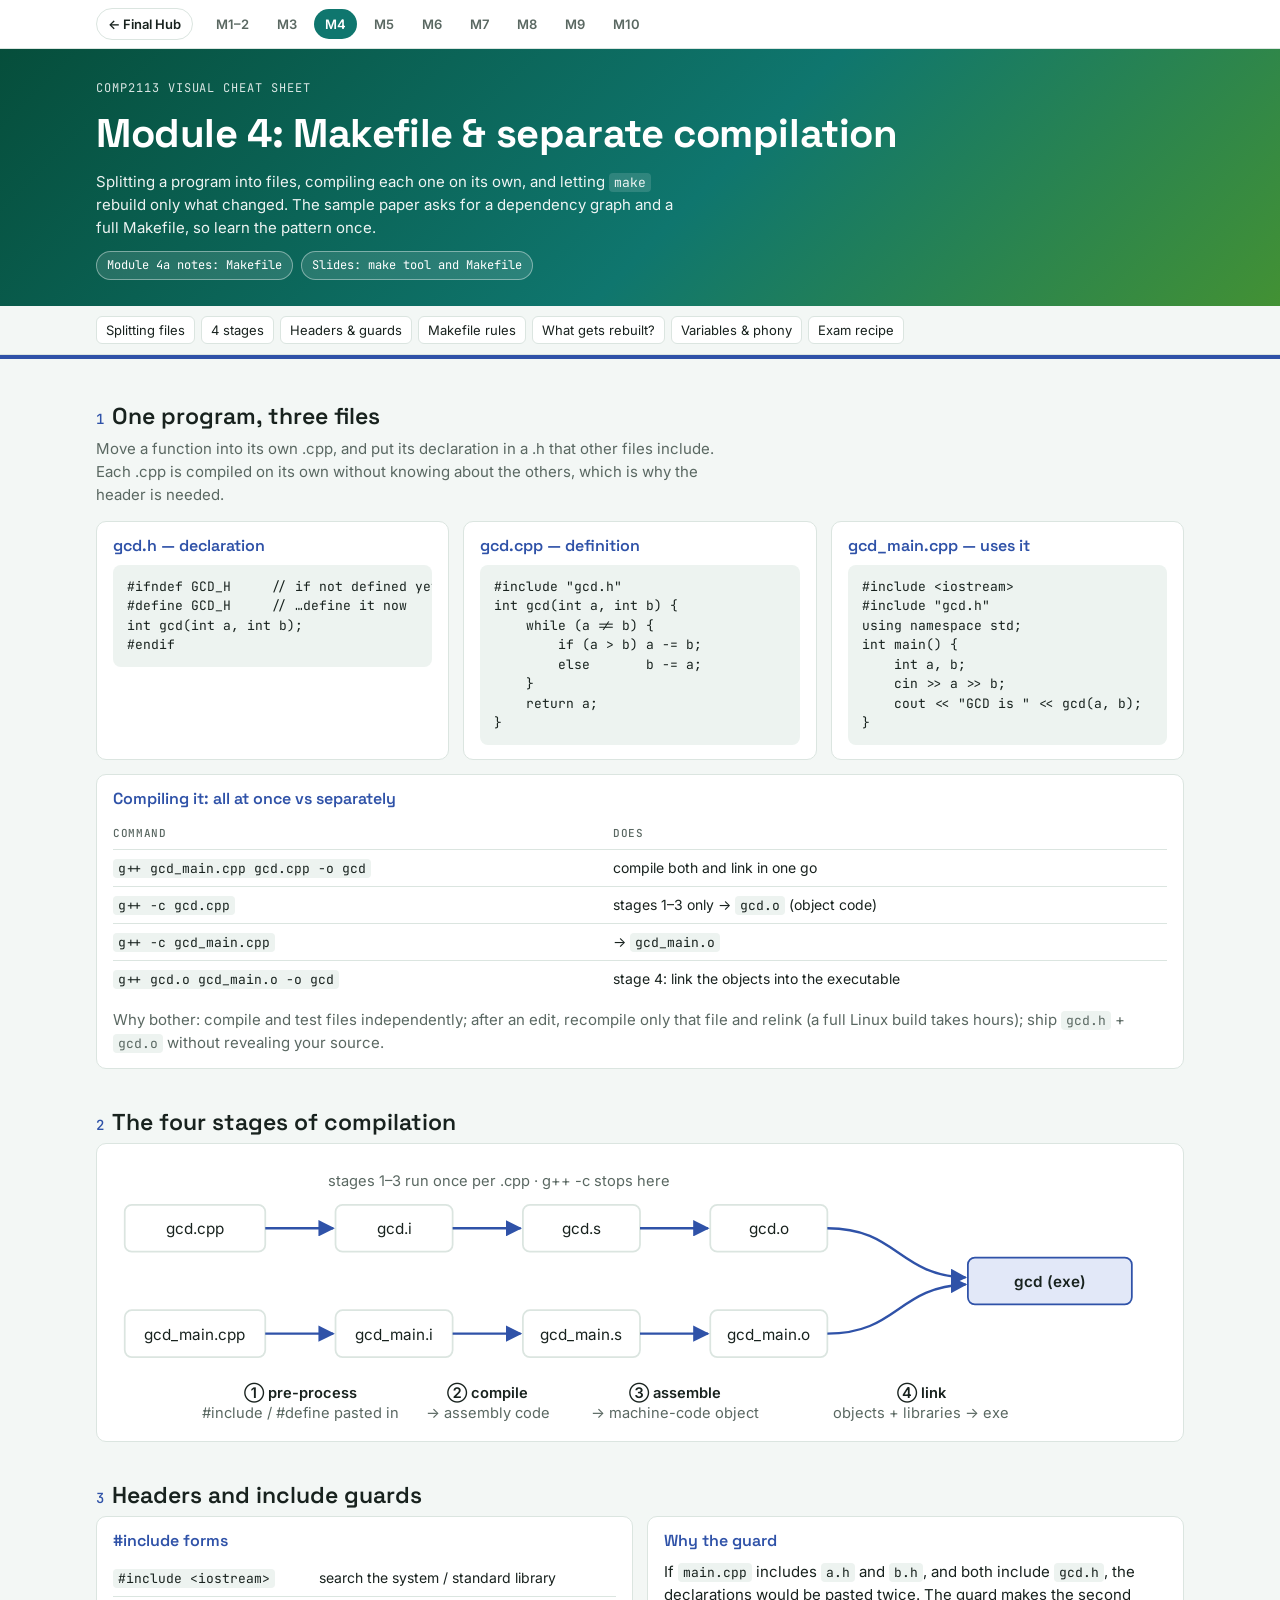
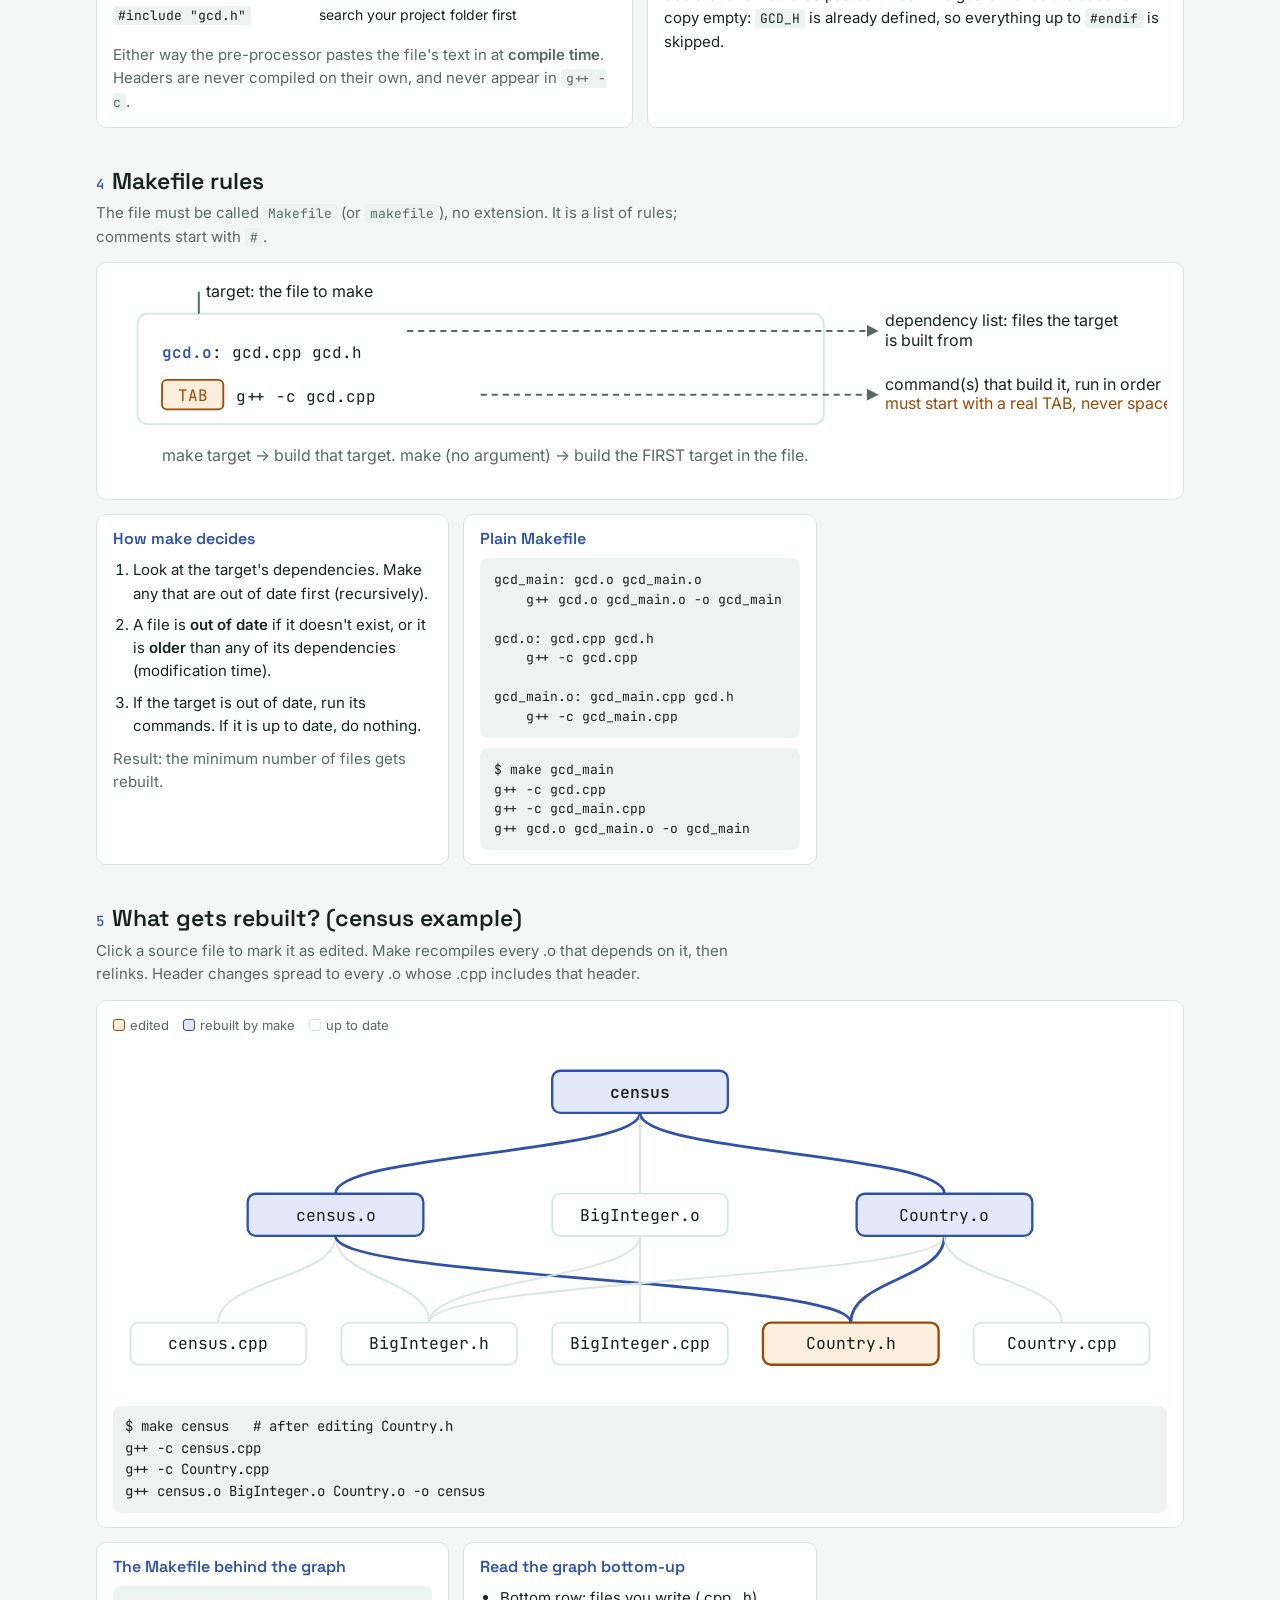
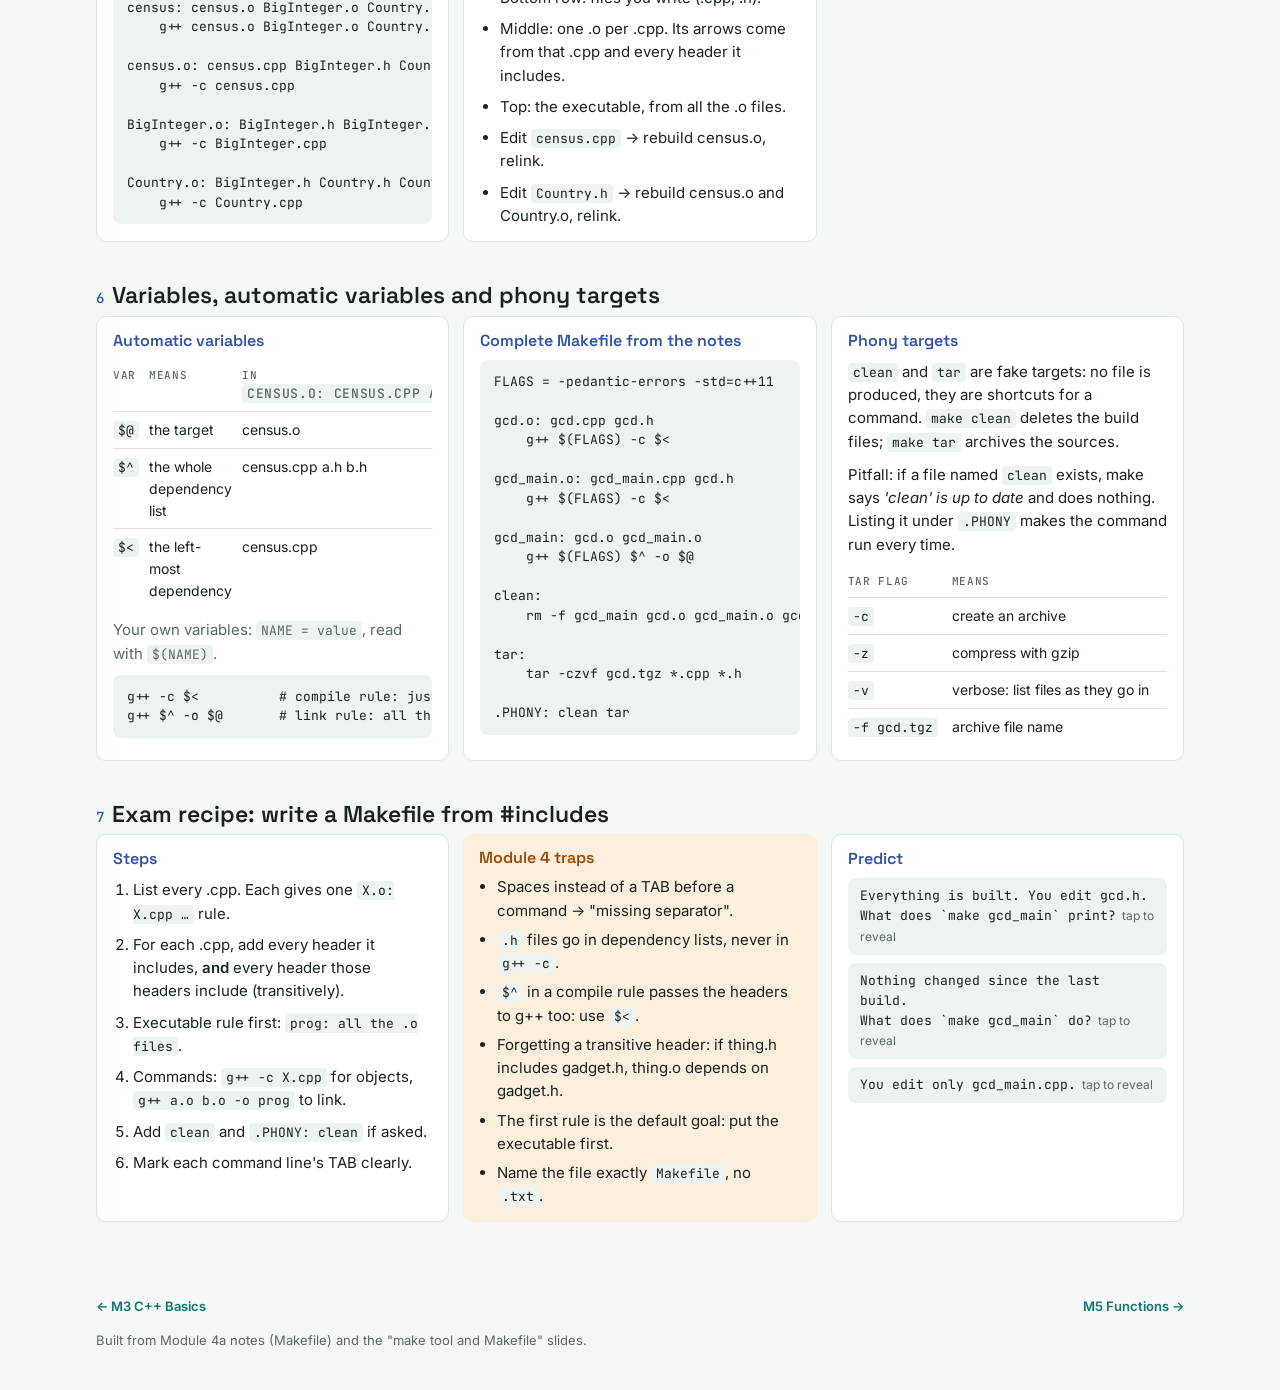
<file: cheatsheets/m4.html>
<!doctype html>
<html lang="en" data-theme="light">
<head>
<meta charset="utf-8">
<meta name="viewport" content="width=device-width, initial-scale=1, viewport-fit=cover">
<title>COMP2113 Module 4</title>
<meta name="description" content="Visual cheat sheet for COMP2113 Module 4: separate compilation, header files, include guards, Makefile rules, make's rebuild logic, variables and phony targets.">
<link rel="preconnect" href="https://fonts.googleapis.com">
<link rel="stylesheet" href="https://fonts.googleapis.com/css2?family=Space+Grotesk:wght@500;600;700&family=Inter:wght@400;500;600&family=JetBrains+Mono:wght@400;500;600&display=swap">
<link rel="stylesheet" href="sheet.css">
<script>try{var t=JSON.parse(localStorage.getItem('c2113')||'{}').theme;if(t)document.documentElement.dataset.theme=t;}catch(e){}</script>
<style>
.nd{cursor:pointer}
.nd rect{fill:var(--surface);stroke:var(--line);stroke-width:1.5;transition:fill .15s,stroke .15s}
.nd:hover rect,.nd:focus-visible rect{stroke:var(--accent)}
.nd:focus{outline:none}
.nd.chg rect{fill:var(--warn-soft);stroke:var(--warn);stroke-width:2}
.nd.reb rect{fill:var(--accent-soft);stroke:var(--accent);stroke-width:2}
.nd text{font-family:var(--f-mono);font-size:14px;pointer-events:none}
.eg{stroke:var(--line);stroke-width:1.6;fill:none;transition:stroke .15s}
.eg.hot{stroke:var(--accent);stroke-width:2.4}
.legend{display:flex;flex-wrap:wrap;gap:14px;font-size:13px;color:var(--muted)}
.legend i{display:inline-block;width:12px;height:12px;border-radius:3px;vertical-align:-1px;margin-right:5px;border:1.5px solid}
</style>
</head>
<body>
<nav class="modbar" aria-label="Modules"><div class="wrap" id="modbar"></div></nav>
<header class="hero"><div class="wrap">
  <span class="eyebrow">COMP2113 visual cheat sheet</span>
  <h1>Module 4: Makefile &amp; separate compilation</h1>
  <p>Splitting a program into files, compiling each one on its own, and letting <code style="background:rgba(255,255,255,.15);color:#fff">make</code> rebuild only what changed. The sample paper asks for a dependency graph and a full Makefile, so learn the pattern once.</p>
  <div class="chips"><span class="chip">Module 4a notes: Makefile</span><span class="chip">Slides: make tool and Makefile</span></div>
</div></header>
<nav class="toc" aria-label="Sections"><div class="wrap">
  <a href="#split">Splitting files</a><a href="#stages">4 stages</a><a href="#headers">Headers &amp; guards</a><a href="#rules">Makefile rules</a><a href="#graph">What gets rebuilt?</a><a href="#tricks">Variables &amp; phony</a><a href="#recipe">Exam recipe</a>
</div></nav>

<div class="band a2"><div class="wrap">

<section id="split">
  <h2><span class="n">1</span>One program, three files</h2>
  <p class="lede">Move a function into its own .cpp, and put its declaration in a .h that other files include. Each .cpp is compiled on its own without knowing about the others, which is why the header is needed.</p>
  <div class="grid">
    <div class="card">
      <h3>gcd.h — declaration</h3>
<pre>#ifndef GCD_H     // if not defined yet…
#define GCD_H     // …define it now
int gcd(int a, int b);
#endif</pre>
    </div>
    <div class="card">
      <h3>gcd.cpp — definition</h3>
<pre>#include "gcd.h"
int gcd(int a, int b) {
    while (a != b) {
        if (a &gt; b) a -= b;
        else       b -= a;
    }
    return a;
}</pre>
    </div>
    <div class="card">
      <h3>gcd_main.cpp — uses it</h3>
<pre>#include &lt;iostream&gt;
#include "gcd.h"
using namespace std;
int main() {
    int a, b;
    cin &gt;&gt; a &gt;&gt; b;
    cout &lt;&lt; "GCD is " &lt;&lt; gcd(a, b);
}</pre>
    </div>
    <div class="card span2">
      <h3>Compiling it: all at once vs separately</h3>
      <div class="tbl"><table>
        <tr><th>Command</th><th>Does</th></tr>
        <tr><td><code>g++ gcd_main.cpp gcd.cpp -o gcd</code></td><td>compile both and link in one go</td></tr>
        <tr><td><code>g++ -c gcd.cpp</code></td><td>stages 1–3 only → <code>gcd.o</code> (object code)</td></tr>
        <tr><td><code>g++ -c gcd_main.cpp</code></td><td>→ <code>gcd_main.o</code></td></tr>
        <tr><td><code>g++ gcd.o gcd_main.o -o gcd</code></td><td>stage 4: link the objects into the executable</td></tr>
      </table></div>
      <p class="muted">Why bother: compile and test files independently; after an edit, recompile only that file and relink (a full Linux build takes hours); ship <code>gcd.h</code> + <code>gcd.o</code> without revealing your source.</p>
    </div>
  </div>
</section>

<section id="stages">
  <h2><span class="n">2</span>The four stages of compilation</h2>
  <div class="grid">
    <div class="card span2">
      <div class="diagram">
      <svg viewBox="0 0 900 230" role="img" aria-label="Each cpp file is pre-processed, compiled and assembled separately; the linker joins the .o files into one executable">
        <defs><marker id="b1" viewBox="0 0 10 10" refX="9" refY="5" markerWidth="7" markerHeight="7" orient="auto"><path d="M0,0 L10,5 L0,10 z" class="arrowa"/></marker></defs>
        <g font-size="13" class="mono">
          <rect x="10" y="40" width="120" height="40" rx="6" class="box"/><text x="70" y="65" text-anchor="middle">gcd.cpp</text>
          <rect x="190" y="40" width="100" height="40" rx="6" class="box"/><text x="240" y="65" text-anchor="middle">gcd.i</text>
          <rect x="350" y="40" width="100" height="40" rx="6" class="box"/><text x="400" y="65" text-anchor="middle">gcd.s</text>
          <rect x="510" y="40" width="100" height="40" rx="6" class="box"/><text x="560" y="65" text-anchor="middle">gcd.o</text>
          <rect x="10" y="130" width="120" height="40" rx="6" class="box"/><text x="70" y="155" text-anchor="middle">gcd_main.cpp</text>
          <rect x="190" y="130" width="100" height="40" rx="6" class="box"/><text x="240" y="155" text-anchor="middle">gcd_main.i</text>
          <rect x="350" y="130" width="100" height="40" rx="6" class="box"/><text x="400" y="155" text-anchor="middle">gcd_main.s</text>
          <rect x="510" y="130" width="100" height="40" rx="6" class="box"/><text x="560" y="155" text-anchor="middle">gcd_main.o</text>
          <rect x="730" y="85" width="140" height="40" rx="6" class="boxa"/><text x="800" y="110" text-anchor="middle" font-weight="600">gcd (exe)</text>
        </g>
        <g>
          <line x1="130" y1="60" x2="188" y2="60" class="lna" marker-end="url(#b1)"/><line x1="290" y1="60" x2="348" y2="60" class="lna" marker-end="url(#b1)"/><line x1="450" y1="60" x2="508" y2="60" class="lna" marker-end="url(#b1)"/>
          <line x1="130" y1="150" x2="188" y2="150" class="lna" marker-end="url(#b1)"/><line x1="290" y1="150" x2="348" y2="150" class="lna" marker-end="url(#b1)"/><line x1="450" y1="150" x2="508" y2="150" class="lna" marker-end="url(#b1)"/>
          <path d="M610 60 C 670 60, 670 100, 728 102" class="lna" marker-end="url(#b1)"/><path d="M610 150 C 670 150, 670 110, 728 108" class="lna" marker-end="url(#b1)"/>
        </g>
        <g font-size="12.5" text-anchor="middle">
          <text x="160" y="205" font-weight="600">① pre-process</text><text x="160" y="222" class="mut">#include / #define pasted in</text>
          <text x="320" y="205" font-weight="600">② compile</text><text x="320" y="222" class="mut">→ assembly code</text>
          <text x="480" y="205" font-weight="600">③ assemble</text><text x="480" y="222" class="mut">→ machine-code object</text>
          <text x="690" y="205" font-weight="600">④ link</text><text x="690" y="222" class="mut">objects + libraries → exe</text>
          <text x="330" y="24" class="mut">stages 1–3 run once per .cpp  ·  g++ -c stops here</text>
        </g>
      </svg>
      </div>
    </div>
  </div>
</section>

<section id="headers">
  <h2><span class="n">3</span>Headers and include guards</h2>
  <div class="grid">
    <div class="card">
      <h3>#include forms</h3>
      <div class="tbl"><table>
        <tr><td><code>#include &lt;iostream&gt;</code></td><td>search the system / standard library</td></tr>
        <tr><td><code>#include "gcd.h"</code></td><td>search your project folder first</td></tr>
      </table></div>
      <p class="muted">Either way the pre-processor pastes the file's text in at <b>compile time</b>. Headers are never compiled on their own, and never appear in <code>g++ -c</code>.</p>
    </div>
    <div class="card">
      <h3>Why the guard</h3>
      <p>If <code>main.cpp</code> includes <code>a.h</code> and <code>b.h</code>, and both include <code>gcd.h</code>, the declarations would be pasted twice. The guard makes the second copy empty: <code>GCD_H</code> is already defined, so everything up to <code>#endif</code> is skipped.</p>
    </div>
  </div>
</section>

<section id="rules">
  <h2><span class="n">4</span>Makefile rules</h2>
  <p class="lede">The file must be called <code>Makefile</code> (or <code>makefile</code>), no extension. It is a list of rules; comments start with <code>#</code>.</p>
  <div class="grid">
    <div class="card span2">
      <div class="diagram">
      <svg viewBox="0 0 860 170" role="img" aria-label="Anatomy of a make rule: target, colon, dependency list, then a tab-indented command">
        <defs><marker id="b2" viewBox="0 0 10 10" refX="5" refY="5" markerWidth="6" markerHeight="6" orient="auto-start-reverse"><path d="M0,0 L10,5 L0,10 z" class="arrow"/></marker></defs>
        <rect x="20" y="30" width="560" height="90" rx="8" class="box"/>
        <text x="40" y="66" class="mono" font-size="20"><tspan class="acc" font-weight="600">gcd.o</tspan>: <tspan>gcd.cpp gcd.h</tspan></text>
        <rect x="40" y="84" width="50" height="24" rx="4" class="boxw"/><text x="65" y="101" text-anchor="middle" class="mono warnf" font-size="12">TAB</text>
        <text x="100" y="102" class="mono" font-size="20">g++ -c gcd.cpp</text>
        <g font-size="13">
          <line x1="70" y1="30" x2="70" y2="12" class="ln"/><text x="76" y="16">target: the file to make</text>
          <line x1="240" y1="44" x2="620" y2="44" class="ln dash" marker-end="url(#b2)"/><text x="630" y="40">dependency list: files the target</text><text x="630" y="56">is built from</text>
          <line x1="300" y1="96" x2="620" y2="96" class="ln dash" marker-end="url(#b2)"/><text x="630" y="92">command(s) that build it, run in order</text>
          <text x="630" y="108" class="warnf">must start with a real TAB, never spaces</text>
          <text x="40" y="150" class="mut">make target  →  build that target.   make (no argument)  →  build the FIRST target in the file.</text>
        </g>
      </svg>
      </div>
    </div>
    <div class="card">
      <h3>How make decides</h3>
      <ol class="steps">
        <li>Look at the target's dependencies. Make any that are out of date first (recursively).</li>
        <li>A file is <b>out of date</b> if it doesn't exist, or it is <b>older</b> than any of its dependencies (modification time).</li>
        <li>If the target is out of date, run its commands. If it is up to date, do nothing.</li>
      </ol>
      <p class="muted">Result: the minimum number of files gets rebuilt.</p>
    </div>
    <div class="card">
      <h3>Plain Makefile</h3>
<pre>gcd_main: gcd.o gcd_main.o
	g++ gcd.o gcd_main.o -o gcd_main

gcd.o: gcd.cpp gcd.h
	g++ -c gcd.cpp

gcd_main.o: gcd_main.cpp gcd.h
	g++ -c gcd_main.cpp</pre>
<pre>$ make gcd_main
g++ -c gcd.cpp
g++ -c gcd_main.cpp
g++ gcd.o gcd_main.o -o gcd_main</pre>
    </div>
  </div>
</section>

<section id="graph">
  <h2><span class="n">5</span>What gets rebuilt? (census example)</h2>
  <p class="lede">Click a source file to mark it as edited. Make recompiles every .o that depends on it, then relinks. Header changes spread to every .o whose .cpp includes that header.</p>
  <div class="grid">
    <div class="card span2">
      <div class="legend"><span><i style="background:var(--warn-soft);border-color:var(--warn)"></i>edited</span><span><i style="background:var(--accent-soft);border-color:var(--accent)"></i>rebuilt by make</span><span><i style="background:var(--surface);border-color:var(--line)"></i>up to date</span></div>
      <div class="diagram">
      <svg viewBox="0 0 900 300" id="dep" role="img" aria-label="Dependency graph of census: census depends on census.o, BigInteger.o, Country.o, which depend on cpp and header files">
        <g id="edges"></g>
        <g id="nodes"></g>
      </svg>
      </div>
      <div class="out" id="depOut" aria-live="polite"></div>
    </div>
    <div class="card">
      <h3>The Makefile behind the graph</h3>
<pre>census: census.o BigInteger.o Country.o
	g++ census.o BigInteger.o Country.o -o census

census.o: census.cpp BigInteger.h Country.h
	g++ -c census.cpp

BigInteger.o: BigInteger.h BigInteger.cpp
	g++ -c BigInteger.cpp

Country.o: BigInteger.h Country.h Country.cpp
	g++ -c Country.cpp</pre>
    </div>
    <div class="card">
      <h3>Read the graph bottom-up</h3>
      <ul class="steps" style="list-style:disc">
        <li>Bottom row: files you write (.cpp, .h).</li>
        <li>Middle: one .o per .cpp. Its arrows come from that .cpp and every header it includes.</li>
        <li>Top: the executable, from all the .o files.</li>
        <li>Edit <code>census.cpp</code> → rebuild census.o, relink.</li>
        <li>Edit <code>Country.h</code> → rebuild census.o and Country.o, relink.</li>
      </ul>
    </div>
  </div>
</section>

<section id="tricks">
  <h2><span class="n">6</span>Variables, automatic variables and phony targets</h2>
  <div class="grid">
    <div class="card">
      <h3>Automatic variables</h3>
      <div class="tbl"><table>
        <tr><th>Var</th><th>Means</th><th>In <code>census.o: census.cpp a.h b.h</code></th></tr>
        <tr><td><code>$@</code></td><td>the target</td><td>census.o</td></tr>
        <tr><td><code>$^</code></td><td>the whole dependency list</td><td>census.cpp a.h b.h</td></tr>
        <tr><td><code>$&lt;</code></td><td>the left-most dependency</td><td>census.cpp</td></tr>
      </table></div>
      <p class="muted">Your own variables: <code>NAME = value</code>, read with <code>$(NAME)</code>.</p>
<pre>g++ -c $&lt;          # compile rule: just the .cpp
g++ $^ -o $@       # link rule: all the .o files</pre>
    </div>
    <div class="card">
      <h3>Complete Makefile from the notes</h3>
<pre>FLAGS = -pedantic-errors -std=c++11

gcd.o: gcd.cpp gcd.h
	g++ $(FLAGS) -c $&lt;

gcd_main.o: gcd_main.cpp gcd.h
	g++ $(FLAGS) -c $&lt;

gcd_main: gcd.o gcd_main.o
	g++ $(FLAGS) $^ -o $@

clean:
	rm -f gcd_main gcd.o gcd_main.o gcd.tgz

tar:
	tar -czvf gcd.tgz *.cpp *.h

.PHONY: clean tar</pre>
    </div>
    <div class="card">
      <h3>Phony targets</h3>
      <p><code>clean</code> and <code>tar</code> are fake targets: no file is produced, they are shortcuts for a command. <code>make clean</code> deletes the build files; <code>make tar</code> archives the sources.</p>
      <p>Pitfall: if a file named <code>clean</code> exists, make says <i>'clean' is up to date</i> and does nothing. Listing it under <code>.PHONY</code> makes the command run every time.</p>
      <div class="tbl"><table>
        <tr><th>tar flag</th><th>Means</th></tr>
        <tr><td><code>-c</code></td><td>create an archive</td></tr>
        <tr><td><code>-z</code></td><td>compress with gzip</td></tr>
        <tr><td><code>-v</code></td><td>verbose: list files as they go in</td></tr>
        <tr><td><code>-f gcd.tgz</code></td><td>archive file name</td></tr>
      </table></div>
    </div>
  </div>
</section>

<section id="recipe">
  <h2><span class="n">7</span>Exam recipe: write a Makefile from #includes</h2>
  <div class="grid">
    <div class="card">
      <h3>Steps</h3>
      <ol class="steps">
        <li>List every .cpp. Each gives one <code>X.o: X.cpp …</code> rule.</li>
        <li>For each .cpp, add every header it includes, <b>and</b> every header those headers include (transitively).</li>
        <li>Executable rule first: <code>prog: all the .o files</code>.</li>
        <li>Commands: <code>g++ -c X.cpp</code> for objects, <code>g++ a.o b.o -o prog</code> to link.</li>
        <li>Add <code>clean</code> and <code>.PHONY: clean</code> if asked.</li>
        <li>Mark each command line's TAB clearly.</li>
      </ol>
    </div>
    <div class="trap">
      <h3>Module 4 traps</h3>
      <ul>
        <li>Spaces instead of a TAB before a command → "missing separator".</li>
        <li><code>.h</code> files go in dependency lists, never in <code>g++ -c</code>.</li>
        <li><code>$^</code> in a compile rule passes the headers to g++ too: use <code>$&lt;</code>.</li>
        <li>Forgetting a transitive header: if thing.h includes gadget.h, thing.o depends on gadget.h.</li>
        <li>The first rule is the default goal: put the executable first.</li>
        <li>Name the file exactly <code>Makefile</code>, no <code>.txt</code>.</li>
      </ul>
    </div>
    <div class="card">
      <h3>Predict</h3>
      <div class="qa" style="grid-template-columns:1fr">
        <details><summary>Everything is built. You edit gcd.h.
What does `make gcd_main` print?</summary><p>g++ -c gcd.cpp
g++ -c gcd_main.cpp
g++ gcd.o gcd_main.o -o gcd_main <span>both .o files depend on gcd.h</span></p></details>
        <details><summary>Nothing changed since the last build.
What does `make gcd_main` do?</summary><p>nothing <span>make: 'gcd_main' is up to date.</span></p></details>
        <details><summary>You edit only gcd_main.cpp.</summary><p>g++ -c gcd_main.cpp
g++ gcd.o gcd_main.o -o gcd_main</p></details>
      </div>
    </div>
  </div>
</section>

</div></div>

<footer class="wrap"><div class="pager" id="pager"></div><p style="margin-top:14px">Built from Module 4a notes (Makefile) and the "make tool and Makefile" slides.</p></footer>
<script src="sheet.js"></script>
<script>
(function(){
  var N = {
    'census':      {x:450,y:40, kind:'exe'},
    'census.o':    {x:190,y:145,kind:'obj',deps:['census.cpp','BigInteger.h','Country.h']},
    'BigInteger.o':{x:450,y:145,kind:'obj',deps:['BigInteger.h','BigInteger.cpp']},
    'Country.o':   {x:710,y:145,kind:'obj',deps:['BigInteger.h','Country.h','Country.cpp']},
    'census.cpp':  {x:90, y:255,kind:'src'},
    'BigInteger.h':{x:270,y:255,kind:'src'},
    'BigInteger.cpp':{x:450,y:255,kind:'src'},
    'Country.h':   {x:630,y:255,kind:'src'},
    'Country.cpp': {x:810,y:255,kind:'src'}
  };
  N['census'].deps=['census.o','BigInteger.o','Country.o'];
  var NS='http://www.w3.org/2000/svg', eg=document.getElementById('edges'), nd=document.getElementById('nodes'), out=document.getElementById('depOut');
  var W=150,H=36, edges=[];
  Object.keys(N).forEach(function(k){ (N[k].deps||[]).forEach(function(d){
    var l=document.createElementNS(NS,'path'), a=N[d], b=N[k];
    l.setAttribute('d','M'+a.x+' '+(a.y-H/2)+' C '+a.x+' '+((a.y+b.y)/2)+', '+b.x+' '+((a.y+b.y)/2)+', '+b.x+' '+(b.y+H/2));
    l.setAttribute('class','eg'); eg.appendChild(l); edges.push({from:d,to:k,el:l});
  });});
  Object.keys(N).forEach(function(k){
    var g=document.createElementNS(NS,'g'); g.setAttribute('class','nd'); g.setAttribute('tabindex','0'); g.setAttribute('role','button');
    g.setAttribute('aria-label',(N[k].kind==='src'?'Edit ':'')+k);
    var r=document.createElementNS(NS,'rect'); r.setAttribute('x',N[k].x-W/2); r.setAttribute('y',N[k].y-H/2); r.setAttribute('width',W); r.setAttribute('height',H); r.setAttribute('rx',7);
    var t=document.createElementNS(NS,'text'); t.setAttribute('x',N[k].x); t.setAttribute('y',N[k].y+5); t.setAttribute('text-anchor','middle'); t.textContent=k;
    if(N[k].kind==='exe') t.setAttribute('font-weight','600');
    g.appendChild(r); g.appendChild(t); nd.appendChild(g); N[k].el=g;
    if(N[k].kind==='src'){
      var go=function(){ pick(k); };
      g.addEventListener('click',go);
      g.addEventListener('keydown',function(e){ if(e.key==='Enter'||e.key===' '){ e.preventDefault(); go(); }});
    }
  });
  function pick(src){
    var reb={};
    ['census.o','BigInteger.o','Country.o'].forEach(function(o){ if(N[o].deps.indexOf(src)>=0) reb[o]=1; });
    if(Object.keys(reb).length) reb['census']=1;
    Object.keys(N).forEach(function(k){ N[k].el.setAttribute('class','nd'+(k===src?' chg':reb[k]?' reb':'')); });
    edges.forEach(function(e){ e.el.setAttribute('class','eg'+(reb[e.to]&&(e.from===src||reb[e.from])?' hot':'')); });
    var cmds=['$ make census   # after editing '+src];
    ['census.o','BigInteger.o','Country.o'].forEach(function(o){ if(reb[o]) cmds.push('g++ -c '+o.replace('.o','.cpp')); });
    cmds.push('g++ census.o BigInteger.o Country.o -o census');
    out.textContent=cmds.join('\n');
  }
  pick('Country.h');
})();
</script>
</body>
</html>
</file>
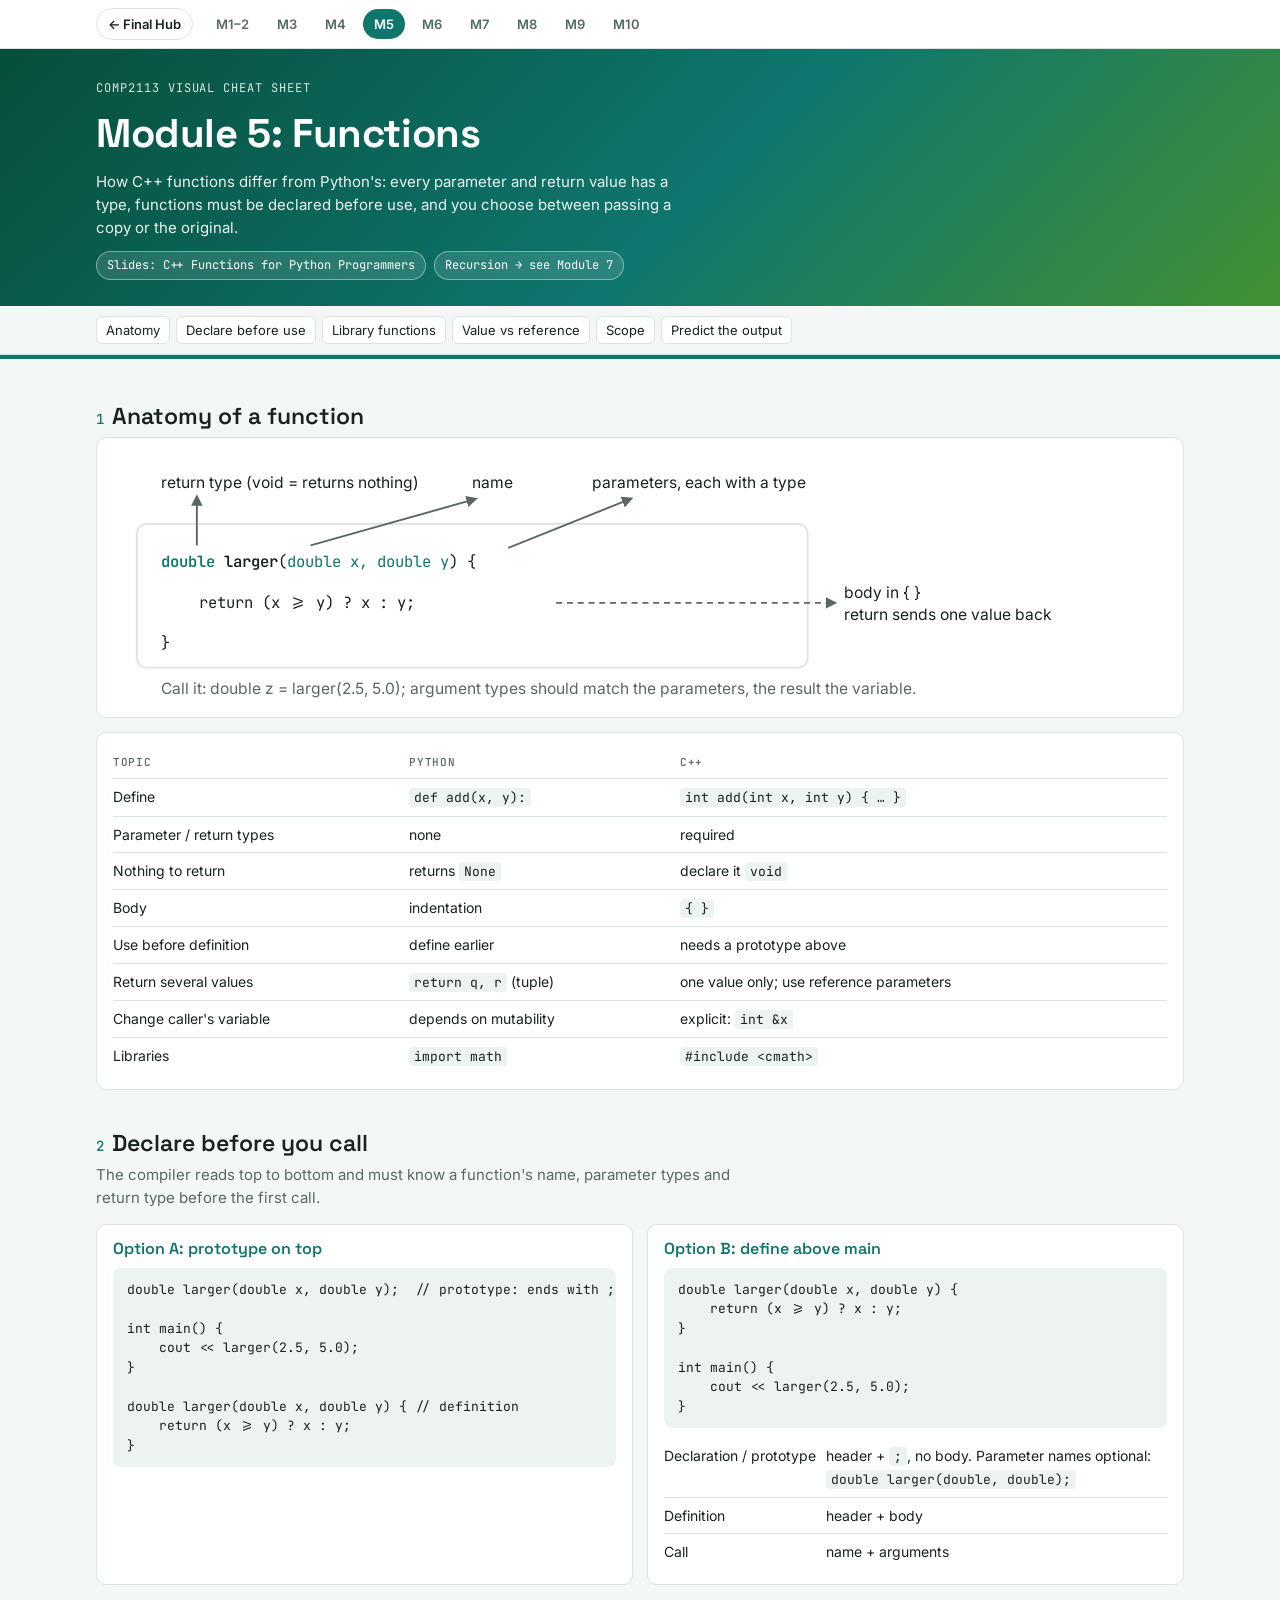
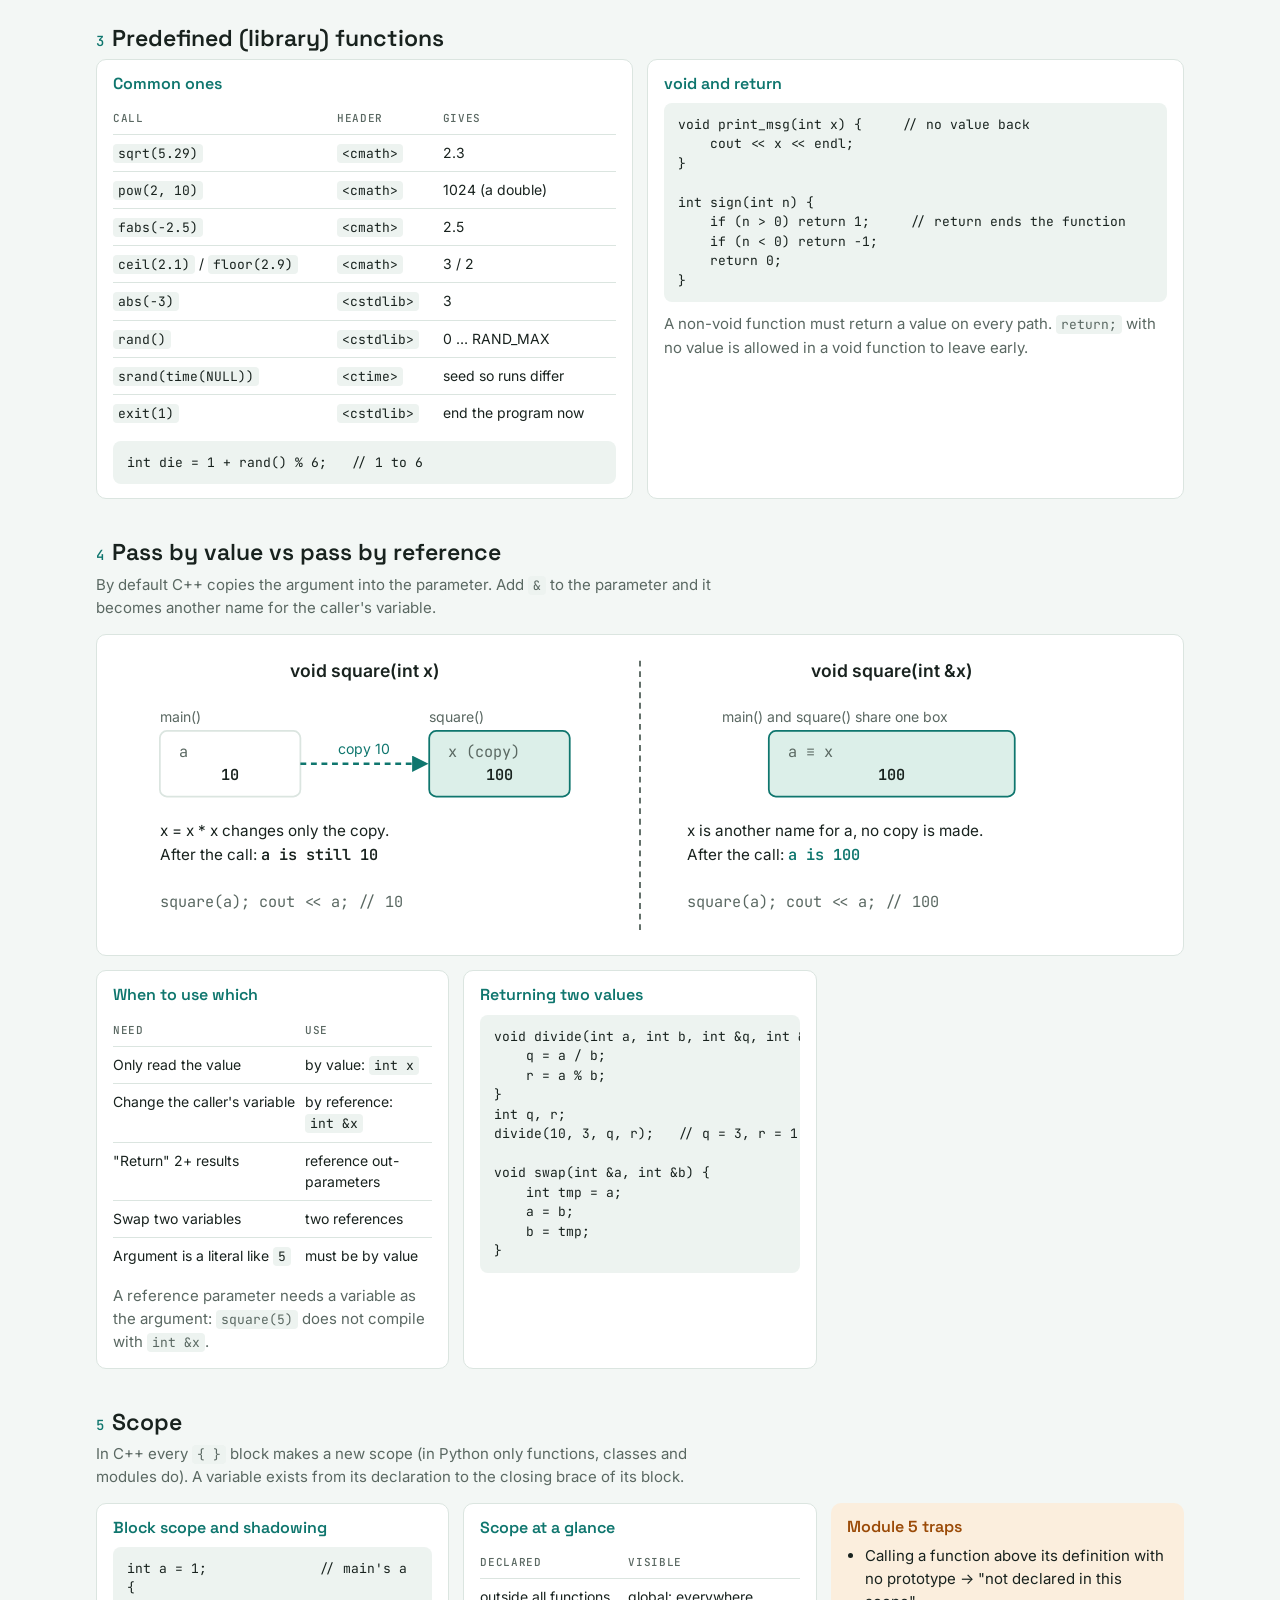
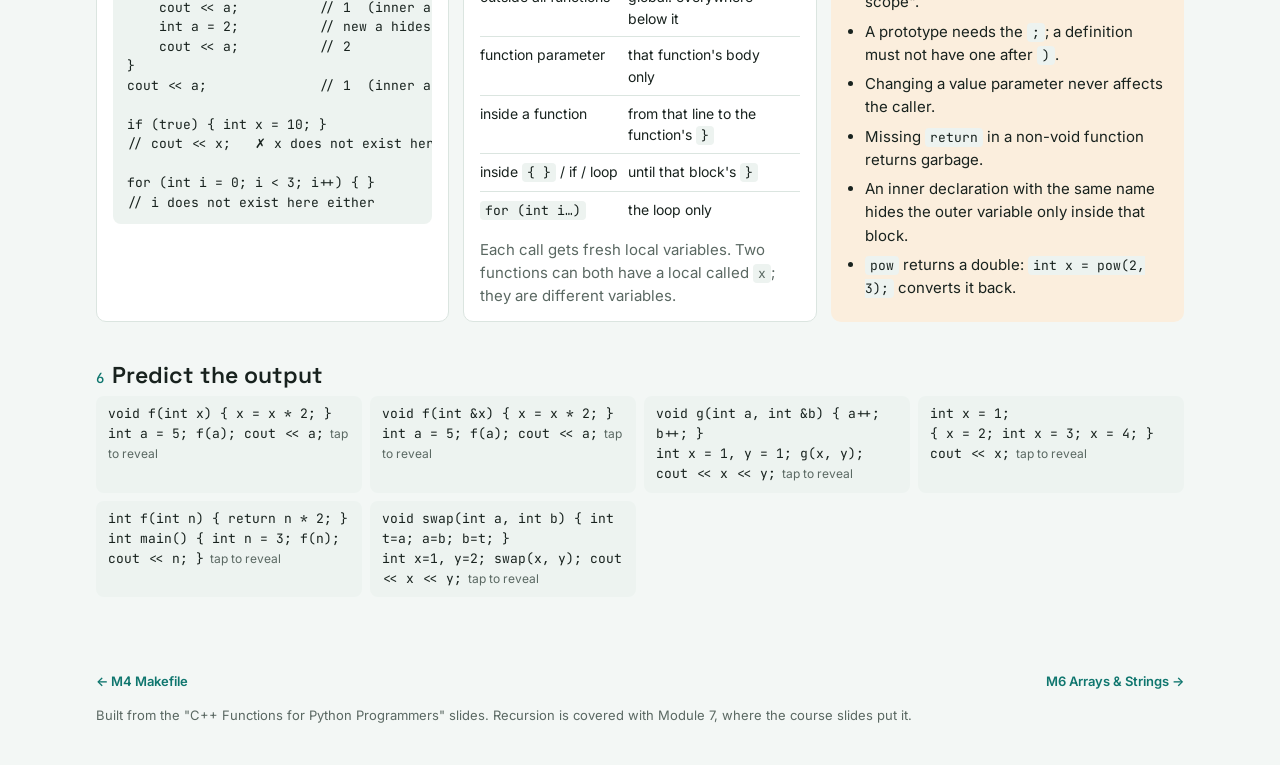
<file: cheatsheets/m5.html>
<!doctype html>
<html lang="en" data-theme="light">
<head>
<meta charset="utf-8">
<meta name="viewport" content="width=device-width, initial-scale=1, viewport-fit=cover">
<title>COMP2113 Module 5</title>
<meta name="description" content="Visual cheat sheet for COMP2113 Module 5, Functions: declarations, prototypes, void, predefined functions, pass by value vs reference, and scope.">
<link rel="preconnect" href="https://fonts.googleapis.com">
<link rel="stylesheet" href="https://fonts.googleapis.com/css2?family=Space+Grotesk:wght@500;600;700&family=Inter:wght@400;500;600&family=JetBrains+Mono:wght@400;500;600&display=swap">
<link rel="stylesheet" href="sheet.css">
<script>try{var t=JSON.parse(localStorage.getItem('c2113')||'{}').theme;if(t)document.documentElement.dataset.theme=t;}catch(e){}</script>
</head>
<body>
<nav class="modbar" aria-label="Modules"><div class="wrap" id="modbar"></div></nav>
<header class="hero"><div class="wrap">
  <span class="eyebrow">COMP2113 visual cheat sheet</span>
  <h1>Module 5: Functions</h1>
  <p>How C++ functions differ from Python's: every parameter and return value has a type, functions must be declared before use, and you choose between passing a copy or the original.</p>
  <div class="chips"><span class="chip">Slides: C++ Functions for Python Programmers</span><span class="chip">Recursion → see Module 7</span></div>
</div></header>
<nav class="toc" aria-label="Sections"><div class="wrap">
  <a href="#anatomy">Anatomy</a><a href="#declare">Declare before use</a><a href="#lib">Library functions</a><a href="#pass">Value vs reference</a><a href="#scope">Scope</a><a href="#predict">Predict the output</a>
</div></nav>

<div class="band a1"><div class="wrap">

<section id="anatomy">
  <h2><span class="n">1</span>Anatomy of a function</h2>
  <div class="grid">
    <div class="card span2">
      <div class="diagram">
      <svg viewBox="0 0 880 210" role="img" aria-label="double larger(double x, double y) with return type, name, parameter list and body labelled">
        <defs><marker id="c1" viewBox="0 0 10 10" refX="5" refY="5" markerWidth="6" markerHeight="6" orient="auto"><path d="M0,0 L10,5 L0,10 z" class="arrow"/></marker></defs>
        <rect x="20" y="60" width="560" height="120" rx="8" class="box"/>
        <text x="40" y="96" class="mono" font-size="19"><tspan class="acc" font-weight="600">double</tspan> <tspan font-weight="600">larger</tspan>(<tspan class="acc">double x, double y</tspan>) {</text>
        <text x="72" y="130" class="mono" font-size="19">return (x &gt;= y) ? x : y;</text>
        <text x="40" y="164" class="mono" font-size="19">}</text>
        <g font-size="13">
          <line x1="70" y1="78" x2="70" y2="40" class="ln" marker-end="url(#c1)"/><text x="40" y="30">return type (void = returns nothing)</text>
          <line x1="165" y1="78" x2="300" y2="40" class="ln" marker-end="url(#c1)"/><text x="300" y="30">name</text>
          <line x1="330" y1="80" x2="430" y2="40" class="ln" marker-end="url(#c1)"/><text x="400" y="30">parameters, each with a type</text>
          <line x1="370" y1="126" x2="600" y2="126" class="ln dash" marker-end="url(#c1)"/><text x="610" y="122">body in { }</text><text x="610" y="140">return sends one value back</text>
          <text x="40" y="202" class="mut">Call it:  double z = larger(2.5, 5.0);   argument types should match the parameters, the result the variable.</text>
        </g>
      </svg>
      </div>
    </div>
    <div class="card span2">
      <div class="tbl"><table>
        <tr><th>Topic</th><th>Python</th><th>C++</th></tr>
        <tr><td>Define</td><td><code>def add(x, y):</code></td><td><code>int add(int x, int y) { … }</code></td></tr>
        <tr><td>Parameter / return types</td><td>none</td><td>required</td></tr>
        <tr><td>Nothing to return</td><td>returns <code>None</code></td><td>declare it <code>void</code></td></tr>
        <tr><td>Body</td><td>indentation</td><td><code>{ }</code></td></tr>
        <tr><td>Use before definition</td><td>define earlier</td><td>needs a prototype above</td></tr>
        <tr><td>Return several values</td><td><code>return q, r</code> (tuple)</td><td>one value only; use reference parameters</td></tr>
        <tr><td>Change caller's variable</td><td>depends on mutability</td><td>explicit: <code>int &amp;x</code></td></tr>
        <tr><td>Libraries</td><td><code>import math</code></td><td><code>#include &lt;cmath&gt;</code></td></tr>
      </table></div>
    </div>
  </div>
</section>

<section id="declare">
  <h2><span class="n">2</span>Declare before you call</h2>
  <p class="lede">The compiler reads top to bottom and must know a function's name, parameter types and return type before the first call.</p>
  <div class="grid">
    <div class="card">
      <h3>Option A: prototype on top</h3>
<pre>double larger(double x, double y);  // prototype: ends with ;

int main() {
    cout &lt;&lt; larger(2.5, 5.0);
}

double larger(double x, double y) { // definition
    return (x &gt;= y) ? x : y;
}</pre>
    </div>
    <div class="card">
      <h3>Option B: define above main</h3>
<pre>double larger(double x, double y) {
    return (x &gt;= y) ? x : y;
}

int main() {
    cout &lt;&lt; larger(2.5, 5.0);
}</pre>
      <div class="tbl"><table>
        <tr><td>Declaration / prototype</td><td>header + <code>;</code>, no body. Parameter names optional: <code>double larger(double, double);</code></td></tr>
        <tr><td>Definition</td><td>header + body</td></tr>
        <tr><td>Call</td><td>name + arguments</td></tr>
      </table></div>
    </div>
  </div>
</section>

<section id="lib">
  <h2><span class="n">3</span>Predefined (library) functions</h2>
  <div class="grid">
    <div class="card">
      <h3>Common ones</h3>
      <div class="tbl"><table>
        <tr><th>Call</th><th>Header</th><th>Gives</th></tr>
        <tr><td><code>sqrt(5.29)</code></td><td><code>&lt;cmath&gt;</code></td><td>2.3</td></tr>
        <tr><td><code>pow(2, 10)</code></td><td><code>&lt;cmath&gt;</code></td><td>1024 (a double)</td></tr>
        <tr><td><code>fabs(-2.5)</code></td><td><code>&lt;cmath&gt;</code></td><td>2.5</td></tr>
        <tr><td><code>ceil(2.1)</code> / <code>floor(2.9)</code></td><td><code>&lt;cmath&gt;</code></td><td>3 / 2</td></tr>
        <tr><td><code>abs(-3)</code></td><td><code>&lt;cstdlib&gt;</code></td><td>3</td></tr>
        <tr><td><code>rand()</code></td><td><code>&lt;cstdlib&gt;</code></td><td>0 … RAND_MAX</td></tr>
        <tr><td><code>srand(time(NULL))</code></td><td><code>&lt;ctime&gt;</code></td><td>seed so runs differ</td></tr>
        <tr><td><code>exit(1)</code></td><td><code>&lt;cstdlib&gt;</code></td><td>end the program now</td></tr>
      </table></div>
<pre>int die = 1 + rand() % 6;   // 1 to 6</pre>
    </div>
    <div class="card">
      <h3>void and return</h3>
<pre>void print_msg(int x) {     // no value back
    cout &lt;&lt; x &lt;&lt; endl;
}

int sign(int n) {
    if (n &gt; 0) return 1;     // return ends the function
    if (n &lt; 0) return -1;
    return 0;
}</pre>
      <p class="muted">A non-void function must return a value on every path. <code>return;</code> with no value is allowed in a void function to leave early.</p>
    </div>
  </div>
</section>

<section id="pass">
  <h2><span class="n">4</span>Pass by value vs pass by reference</h2>
  <p class="lede">By default C++ copies the argument into the parameter. Add <code>&amp;</code> to the parameter and it becomes another name for the caller's variable.</p>
  <div class="grid">
    <div class="card span2">
      <div class="diagram">
      <svg viewBox="0 0 900 250" role="img" aria-label="Pass by value copies 10 into x; pass by reference makes x an alias of a">
        <defs><marker id="c2" viewBox="0 0 10 10" refX="9" refY="5" markerWidth="7" markerHeight="7" orient="auto"><path d="M0,0 L10,5 L0,10 z" class="arrowa"/></marker></defs>
        <text x="215" y="24" text-anchor="middle" font-weight="600" font-size="15">void square(int x)</text>
        <text x="665" y="24" text-anchor="middle" font-weight="600" font-size="15">void square(int &amp;x)</text>
        <line x1="450" y1="10" x2="450" y2="240" class="ln dash"/>
        <!-- value -->
        <text x="40" y="62" class="mut" font-size="12">main()</text>
        <rect x="40" y="70" width="120" height="56" rx="6" class="box"/><text x="56" y="92" class="mono mut" font-size="12">a</text><text x="100" y="112" text-anchor="middle" class="mono" font-size="20" font-weight="600">10</text>
        <text x="270" y="62" class="mut" font-size="12">square()</text>
        <rect x="270" y="70" width="120" height="56" rx="6" class="boxa"/><text x="286" y="92" class="mono mut" font-size="12">x (copy)</text><text x="330" y="112" text-anchor="middle" class="mono" font-size="20" font-weight="600">100</text>
        <line x1="160" y1="98" x2="268" y2="98" class="lna dash" marker-end="url(#c2)"/><text x="214" y="90" text-anchor="middle" class="acc" font-size="12">copy 10</text>
        <text x="40" y="160" font-size="13">x = x * x changes only the copy.</text>
        <text x="40" y="180" font-size="13">After the call: <tspan class="mono" font-weight="600">a is still 10</tspan></text>
        <text x="40" y="220" class="mono mut" font-size="12">square(a);  cout &lt;&lt; a;   // 10</text>
        <!-- reference -->
        <text x="520" y="62" class="mut" font-size="12">main() and square() share one box</text>
        <rect x="560" y="70" width="210" height="56" rx="6" class="boxa"/><text x="576" y="92" class="mono mut" font-size="12">a   ≡   x</text><text x="665" y="112" text-anchor="middle" class="mono" font-size="20" font-weight="600">100</text>
        <text x="490" y="160" font-size="13">x is another name for a, no copy is made.</text>
        <text x="490" y="180" font-size="13">After the call: <tspan class="mono acc" font-weight="600">a is 100</tspan></text>
        <text x="490" y="220" class="mono mut" font-size="12">square(a);  cout &lt;&lt; a;   // 100</text>
      </svg>
      </div>
    </div>
    <div class="card">
      <h3>When to use which</h3>
      <div class="tbl"><table>
        <tr><th>Need</th><th>Use</th></tr>
        <tr><td>Only read the value</td><td>by value: <code>int x</code></td></tr>
        <tr><td>Change the caller's variable</td><td>by reference: <code>int &amp;x</code></td></tr>
        <tr><td>"Return" 2+ results</td><td>reference out-parameters</td></tr>
        <tr><td>Swap two variables</td><td>two references</td></tr>
        <tr><td>Argument is a literal like <code>5</code></td><td>must be by value</td></tr>
      </table></div>
      <p class="muted">A reference parameter needs a variable as the argument: <code>square(5)</code> does not compile with <code>int &amp;x</code>.</p>
    </div>
    <div class="card">
      <h3>Returning two values</h3>
<pre>void divide(int a, int b, int &amp;q, int &amp;r) {
    q = a / b;
    r = a % b;
}
int q, r;
divide(10, 3, q, r);   // q = 3, r = 1

void swap(int &amp;a, int &amp;b) {
    int tmp = a;
    a = b;
    b = tmp;
}</pre>
    </div>
  </div>
</section>

<section id="scope">
  <h2><span class="n">5</span>Scope</h2>
  <p class="lede">In C++ every <code>{ }</code> block makes a new scope (in Python only functions, classes and modules do). A variable exists from its declaration to the closing brace of its block.</p>
  <div class="grid">
    <div class="card">
      <h3>Block scope and shadowing</h3>
<pre>int a = 1;              // main's a
{
    cout &lt;&lt; a;          // 1  (inner a not declared yet)
    int a = 2;          // new a hides the outer one
    cout &lt;&lt; a;          // 2
}
cout &lt;&lt; a;              // 1  (inner a is gone)

if (true) { int x = 10; }
// cout &lt;&lt; x;   ✗ x does not exist here

for (int i = 0; i &lt; 3; i++) { }
// i does not exist here either</pre>
    </div>
    <div class="card">
      <h3>Scope at a glance</h3>
      <div class="tbl"><table>
        <tr><th>Declared</th><th>Visible</th></tr>
        <tr><td>outside all functions</td><td>global: everywhere below it</td></tr>
        <tr><td>function parameter</td><td>that function's body only</td></tr>
        <tr><td>inside a function</td><td>from that line to the function's <code>}</code></td></tr>
        <tr><td>inside <code>{ }</code> / if / loop</td><td>until that block's <code>}</code></td></tr>
        <tr><td><code>for (int i…)</code></td><td>the loop only</td></tr>
      </table></div>
      <p class="muted">Each call gets fresh local variables. Two functions can both have a local called <code>x</code>; they are different variables.</p>
    </div>
    <div class="trap">
      <h3>Module 5 traps</h3>
      <ul>
        <li>Calling a function above its definition with no prototype → "not declared in this scope".</li>
        <li>A prototype needs the <code>;</code>; a definition must not have one after <code>)</code>.</li>
        <li>Changing a value parameter never affects the caller.</li>
        <li>Missing <code>return</code> in a non-void function returns garbage.</li>
        <li>An inner declaration with the same name hides the outer variable only inside that block.</li>
        <li><code>pow</code> returns a double: <code>int x = pow(2, 3);</code> converts it back.</li>
      </ul>
    </div>
  </div>
</section>

<section id="predict">
  <h2><span class="n">6</span>Predict the output</h2>
  <div class="qa">
    <details><summary>void f(int x) { x = x * 2; }
int a = 5; f(a); cout &lt;&lt; a;</summary><p>5 <span>by value</span></p></details>
    <details><summary>void f(int &amp;x) { x = x * 2; }
int a = 5; f(a); cout &lt;&lt; a;</summary><p>10 <span>by reference</span></p></details>
    <details><summary>void g(int a, int &amp;b) { a++; b++; }
int x = 1, y = 1; g(x, y);
cout &lt;&lt; x &lt;&lt; y;</summary><p>12</p></details>
    <details><summary>int x = 1;
{ x = 2; int x = 3; x = 4; }
cout &lt;&lt; x;</summary><p>2 <span>x = 2 changes the outer x before the inner one is declared</span></p></details>
    <details><summary>int f(int n) { return n * 2; }
int main() { int n = 3; f(n); cout &lt;&lt; n; }</summary><p>3 <span>the return value is thrown away</span></p></details>
    <details><summary>void swap(int a, int b) { int t=a; a=b; b=t; }
int x=1, y=2; swap(x, y); cout &lt;&lt; x &lt;&lt; y;</summary><p>12 <span>swapped the copies only</span></p></details>
  </div>
</section>

</div></div>

<footer class="wrap"><div class="pager" id="pager"></div><p style="margin-top:14px">Built from the "C++ Functions for Python Programmers" slides. Recursion is covered with Module 7, where the course slides put it.</p></footer>
<script src="sheet.js"></script>
</body>
</html>
</file>
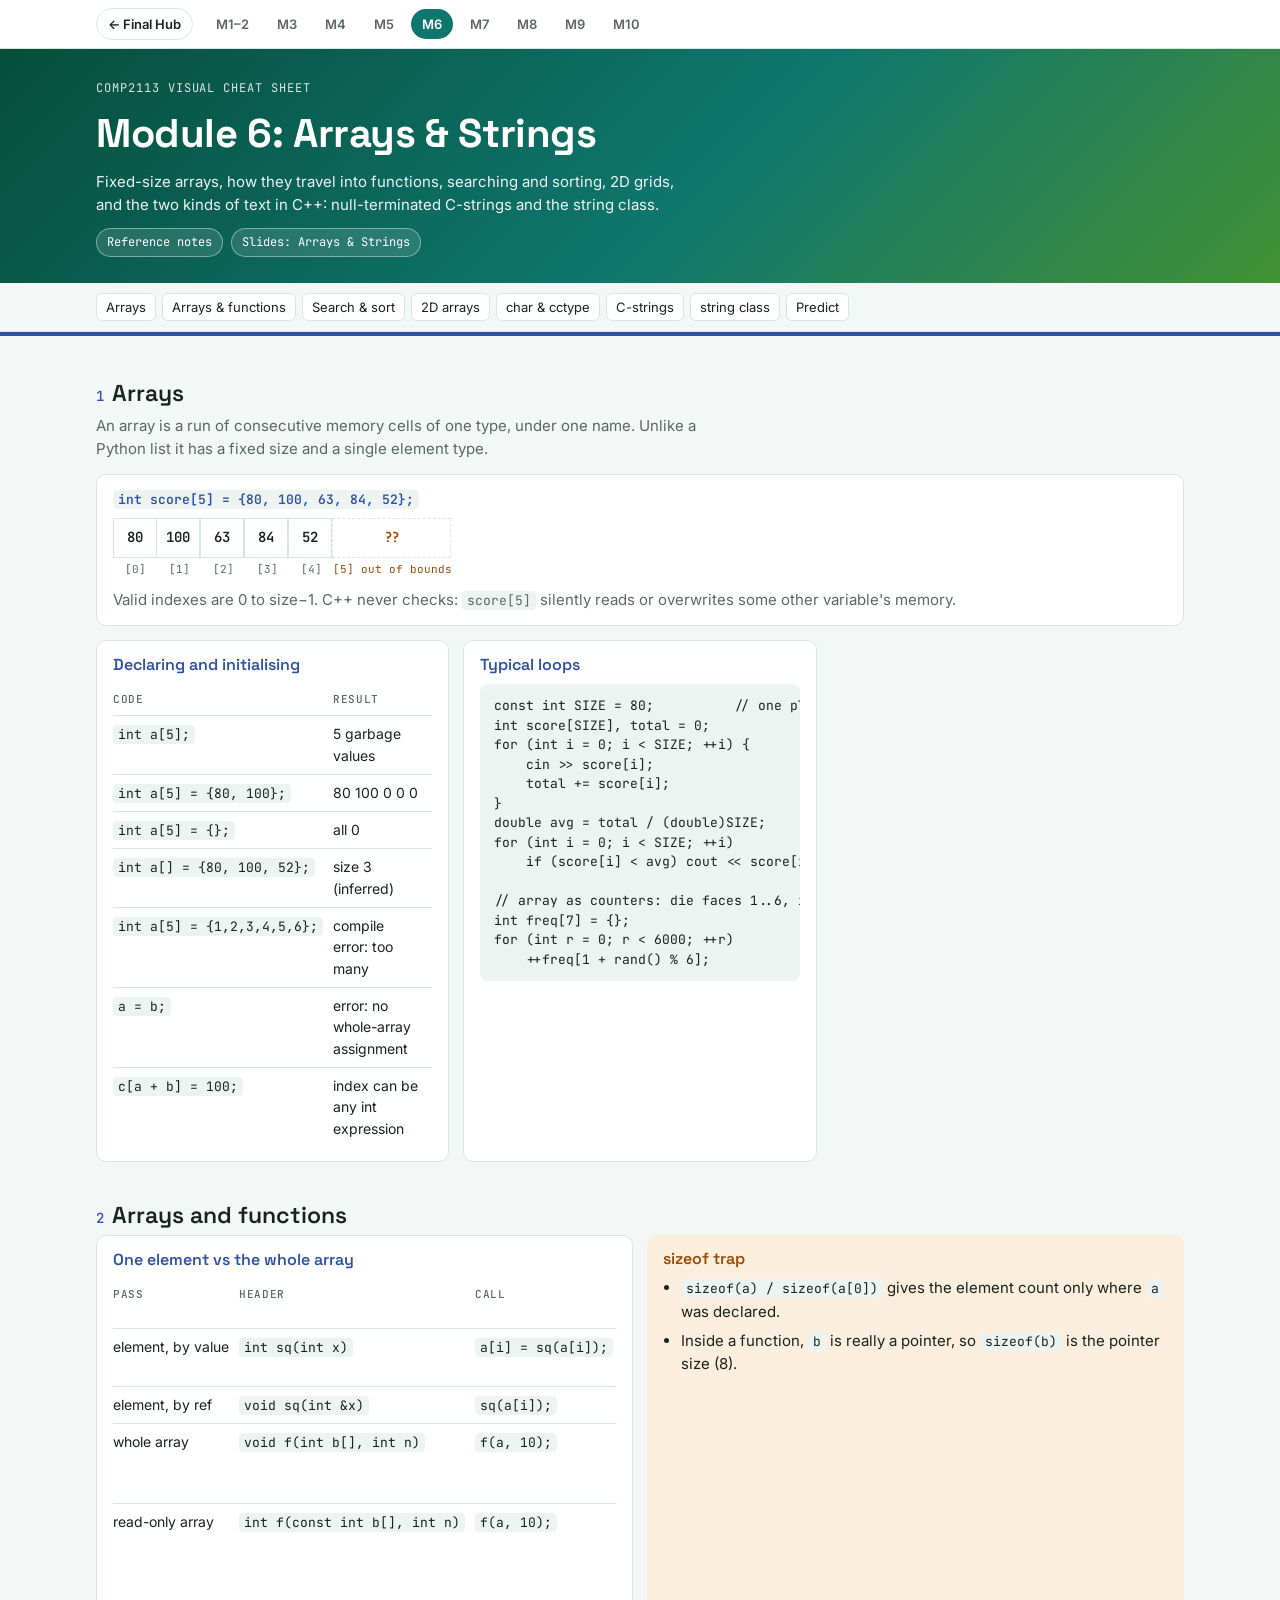
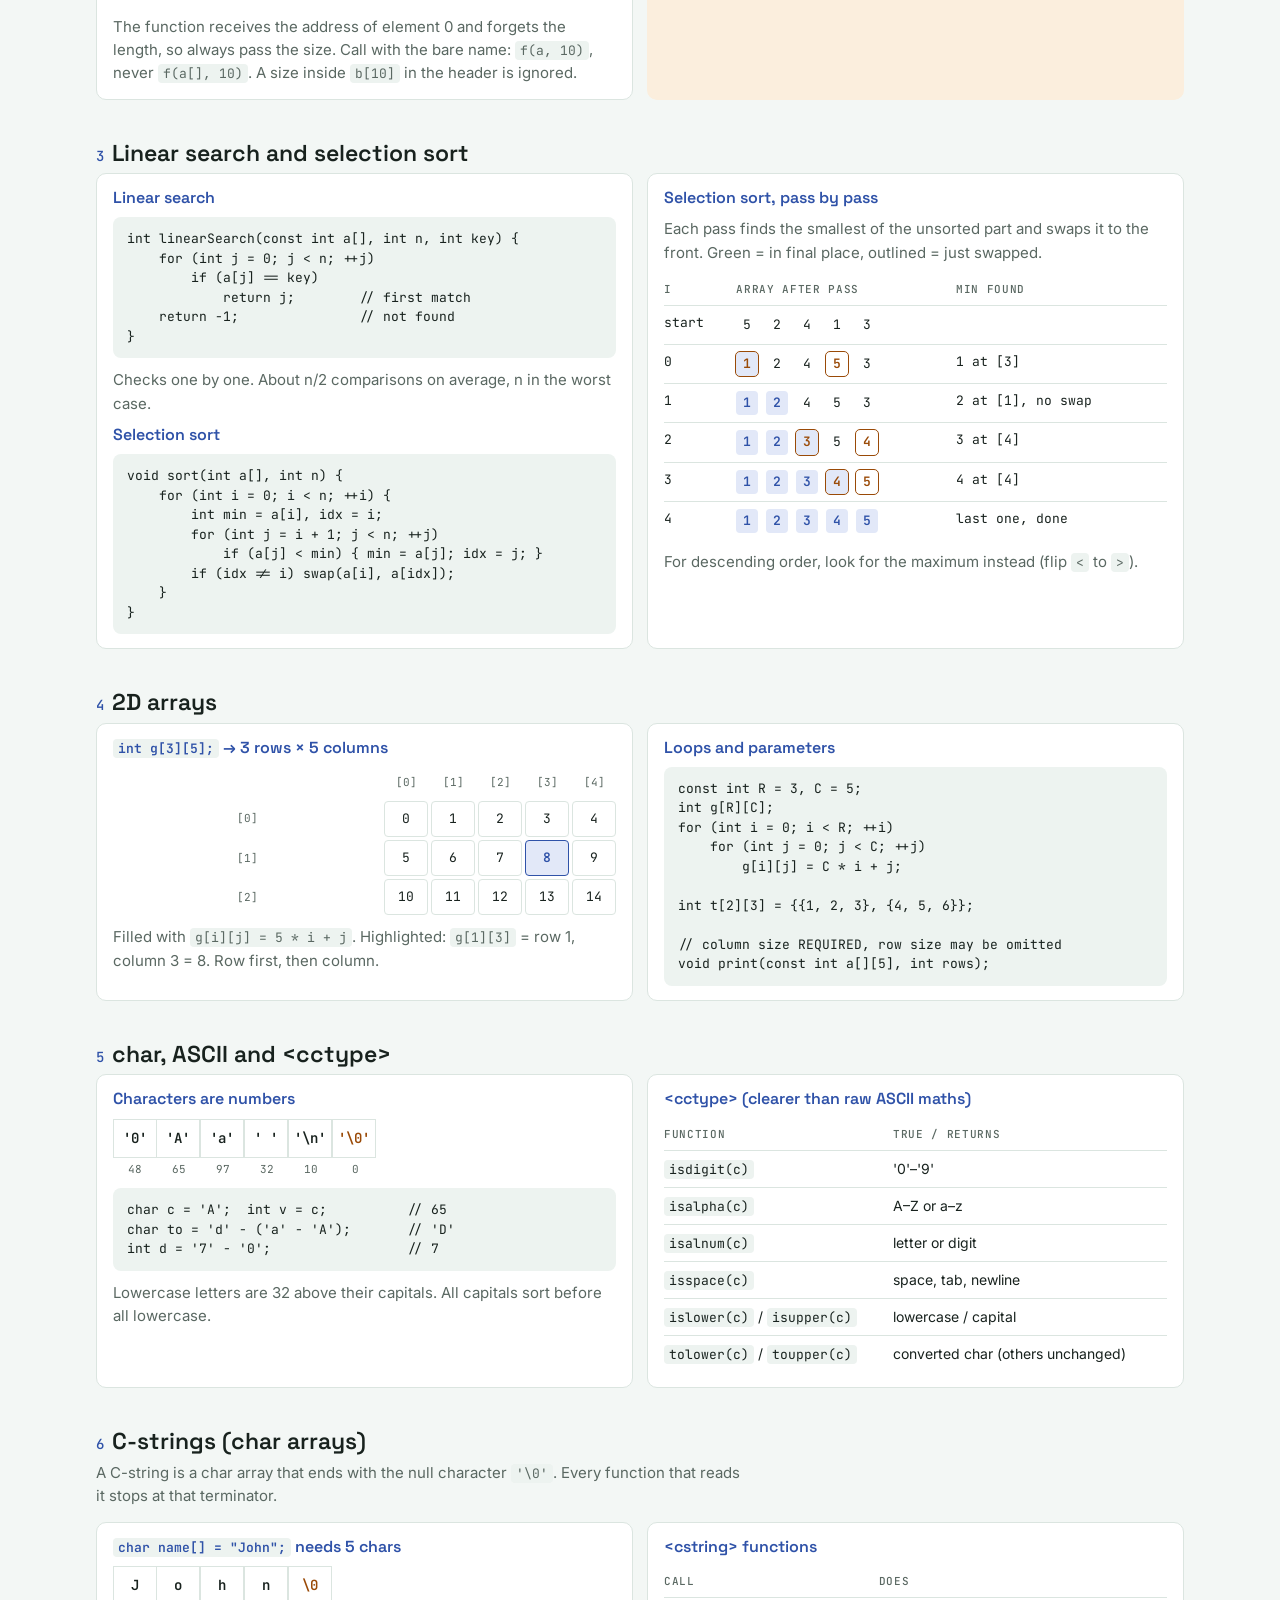
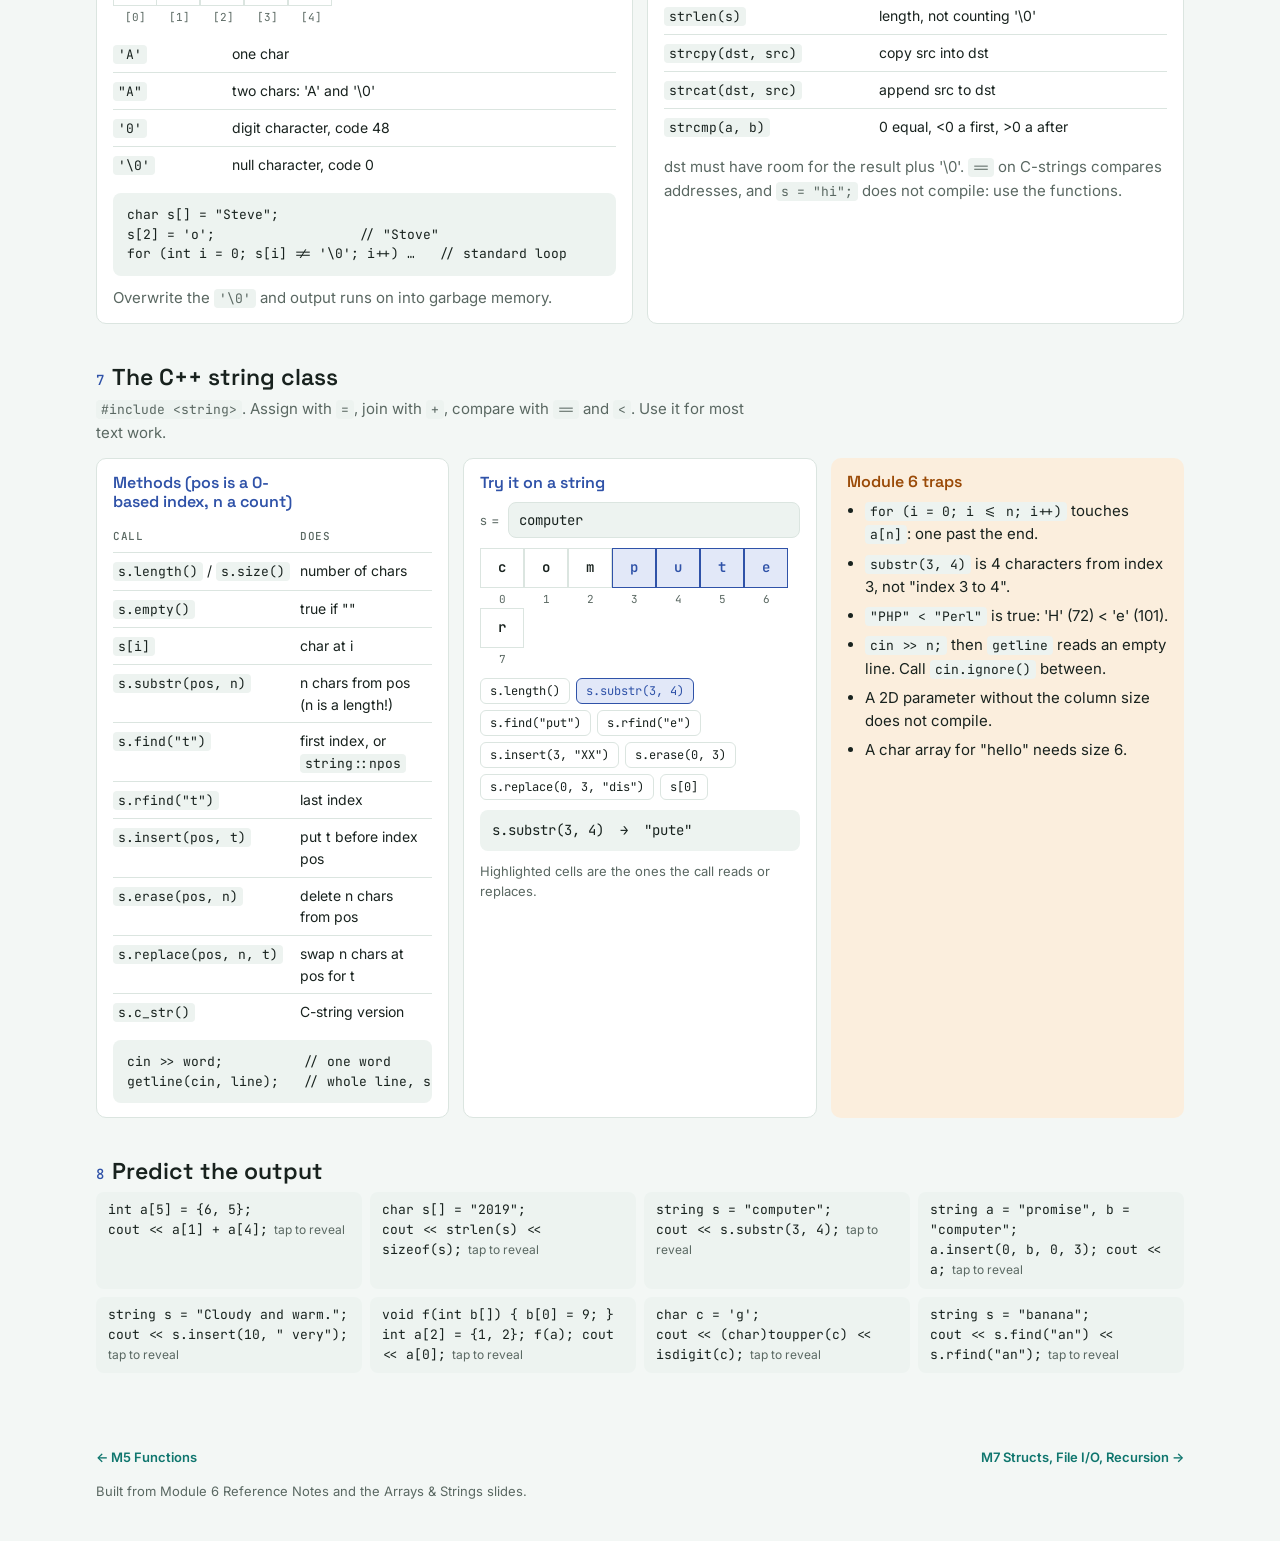
<file: cheatsheets/m6.html>
<!doctype html>
<html lang="en" data-theme="light">
<head>
<meta charset="utf-8">
<meta name="viewport" content="width=device-width, initial-scale=1, viewport-fit=cover">
<title>COMP2113 Module 6</title>
<meta name="description" content="Visual cheat sheet for COMP2113 Module 6: arrays, passing arrays to functions, linear search, selection sort, 2D arrays, char and cctype, C-strings and the C++ string class.">
<link rel="preconnect" href="https://fonts.googleapis.com">
<link rel="stylesheet" href="https://fonts.googleapis.com/css2?family=Space+Grotesk:wght@500;600;700&family=Inter:wght@400;500;600&family=JetBrains+Mono:wght@400;500;600&display=swap">
<link rel="stylesheet" href="sheet.css">
<script>try{var t=JSON.parse(localStorage.getItem('c2113')||'{}').theme;if(t)document.documentElement.dataset.theme=t;}catch(e){}</script>
<style>
.sort td{font-family:var(--f-mono);font-size:13px}
.sort td span{display:inline-block;min-width:22px;text-align:center;padding:2px 0;border-radius:4px}
.sort td span.done{background:var(--accent-soft);color:var(--accent);font-weight:600}
.sort td span.sw{outline:1.5px solid var(--warn);color:var(--warn);font-weight:600}
.grid2d{display:grid;grid-template-columns:auto repeat(5,44px);gap:3px;font-family:var(--f-mono);font-size:13px;align-items:center}
.grid2d span{text-align:center;padding:7px 0;border:1.5px solid var(--line);border-radius:4px;background:var(--surface)}
.grid2d span.h{border:none;background:none;color:var(--muted);font-size:11px}
.grid2d span.hl{background:var(--accent-soft);border-color:var(--accent);color:var(--accent);font-weight:600}
</style>
</head>
<body>
<nav class="modbar" aria-label="Modules"><div class="wrap" id="modbar"></div></nav>
<header class="hero"><div class="wrap">
  <span class="eyebrow">COMP2113 visual cheat sheet</span>
  <h1>Module 6: Arrays &amp; Strings</h1>
  <p>Fixed-size arrays, how they travel into functions, searching and sorting, 2D grids, and the two kinds of text in C++: null-terminated C-strings and the string class.</p>
  <div class="chips"><span class="chip">Reference notes</span><span class="chip">Slides: Arrays &amp; Strings</span></div>
</div></header>
<nav class="toc" aria-label="Sections"><div class="wrap">
  <a href="#arrays">Arrays</a><a href="#funcs">Arrays &amp; functions</a><a href="#search">Search &amp; sort</a><a href="#twod">2D arrays</a><a href="#chars">char &amp; cctype</a><a href="#cstr">C-strings</a><a href="#string">string class</a><a href="#predict">Predict</a>
</div></nav>

<div class="band a2"><div class="wrap">

<section id="arrays">
  <h2><span class="n">1</span>Arrays</h2>
  <p class="lede">An array is a run of consecutive memory cells of one type, under one name. Unlike a Python list it has a fixed size and a single element type.</p>
  <div class="grid">
    <div class="card span2">
      <h3><code>int score[5] = {80, 100, 63, 84, 52};</code></h3>
      <div class="cells" aria-label="array cells 0 to 4 and an out-of-bounds cell 5">
        <div class="cell"><b>80</b><small>[0]</small></div><div class="cell"><b>100</b><small>[1]</small></div><div class="cell"><b>63</b><small>[2]</small></div><div class="cell"><b>84</b><small>[3]</small></div><div class="cell"><b>52</b><small>[4]</small></div>
        <div class="cell"><b class="nul" style="border-style:dashed">??</b><small style="color:var(--warn)">[5] out of bounds</small></div>
      </div>
      <p class="muted">Valid indexes are 0 to size−1. C++ never checks: <code>score[5]</code> silently reads or overwrites some other variable's memory.</p>
    </div>
    <div class="card">
      <h3>Declaring and initialising</h3>
      <div class="tbl"><table>
        <tr><th>Code</th><th>Result</th></tr>
        <tr><td><code>int a[5];</code></td><td>5 garbage values</td></tr>
        <tr><td><code>int a[5] = {80, 100};</code></td><td>80 100 0 0 0</td></tr>
        <tr><td><code>int a[5] = {};</code></td><td>all 0</td></tr>
        <tr><td><code>int a[] = {80, 100, 52};</code></td><td>size 3 (inferred)</td></tr>
        <tr><td><code>int a[5] = {1,2,3,4,5,6};</code></td><td>compile error: too many</td></tr>
        <tr><td><code>a = b;</code></td><td>error: no whole-array assignment</td></tr>
        <tr><td><code>c[a + b] = 100;</code></td><td>index can be any int expression</td></tr>
      </table></div>
    </div>
    <div class="card">
      <h3>Typical loops</h3>
<pre>const int SIZE = 80;          // one place to change
int score[SIZE], total = 0;
for (int i = 0; i &lt; SIZE; ++i) {
    cin &gt;&gt; score[i];
    total += score[i];
}
double avg = total / (double)SIZE;
for (int i = 0; i &lt; SIZE; ++i)
    if (score[i] &lt; avg) cout &lt;&lt; score[i] &lt;&lt; endl;

// array as counters: die faces 1..6, ignore [0]
int freq[7] = {};
for (int r = 0; r &lt; 6000; ++r)
    ++freq[1 + rand() % 6];</pre>
    </div>
  </div>
</section>

<section id="funcs">
  <h2><span class="n">2</span>Arrays and functions</h2>
  <div class="grid">
    <div class="card">
      <h3>One element vs the whole array</h3>
      <div class="tbl"><table>
        <tr><th>Pass</th><th>Header</th><th>Call</th><th>Original changes?</th></tr>
        <tr><td>element, by value</td><td><code>int sq(int x)</code></td><td><code>a[i] = sq(a[i]);</code></td><td>only via the return</td></tr>
        <tr><td>element, by ref</td><td><code>void sq(int &amp;x)</code></td><td><code>sq(a[i]);</code></td><td>yes</td></tr>
        <tr><td>whole array</td><td><code>void f(int b[], int n)</code></td><td><code>f(a, 10);</code></td><td><b>yes</b> (acts like by reference)</td></tr>
        <tr><td>read-only array</td><td><code>int f(const int b[], int n)</code></td><td><code>f(a, 10);</code></td><td>no, compiler blocks writes</td></tr>
      </table></div>
      <p class="muted">The function receives the address of element 0 and forgets the length, so always pass the size. Call with the bare name: <code>f(a, 10)</code>, never <code>f(a[], 10)</code>. A size inside <code>b[10]</code> in the header is ignored.</p>
    </div>
    <div class="trap">
      <h3>sizeof trap</h3>
      <ul>
        <li><code>sizeof(a) / sizeof(a[0])</code> gives the element count only where <code>a</code> was declared.</li>
        <li>Inside a function, <code>b</code> is really a pointer, so <code>sizeof(b)</code> is the pointer size (8).</li>
      </ul>
    </div>
  </div>
</section>

<section id="search">
  <h2><span class="n">3</span>Linear search and selection sort</h2>
  <div class="grid">
    <div class="card">
      <h3>Linear search</h3>
<pre>int linearSearch(const int a[], int n, int key) {
    for (int j = 0; j &lt; n; ++j)
        if (a[j] == key)
            return j;        // first match
    return -1;               // not found
}</pre>
      <p class="muted">Checks one by one. About n/2 comparisons on average, n in the worst case.</p>
      <h3>Selection sort</h3>
<pre>void sort(int a[], int n) {
    for (int i = 0; i &lt; n; ++i) {
        int min = a[i], idx = i;
        for (int j = i + 1; j &lt; n; ++j)
            if (a[j] &lt; min) { min = a[j]; idx = j; }
        if (idx != i) swap(a[i], a[idx]);
    }
}</pre>
    </div>
    <div class="card">
      <h3>Selection sort, pass by pass</h3>
      <p class="muted">Each pass finds the smallest of the unsorted part and swaps it to the front. Green = in final place, outlined = just swapped.</p>
      <div class="tbl"><table class="sort">
        <tr><th>i</th><th>array after pass</th><th>min found</th></tr>
        <tr><td>start</td><td><span>5</span> <span>2</span> <span>4</span> <span>1</span> <span>3</span></td><td></td></tr>
        <tr><td>0</td><td><span class="done sw">1</span> <span>2</span> <span>4</span> <span class="sw">5</span> <span>3</span></td><td>1 at [3]</td></tr>
        <tr><td>1</td><td><span class="done">1</span> <span class="done">2</span> <span>4</span> <span>5</span> <span>3</span></td><td>2 at [1], no swap</td></tr>
        <tr><td>2</td><td><span class="done">1</span> <span class="done">2</span> <span class="done sw">3</span> <span>5</span> <span class="sw">4</span></td><td>3 at [4]</td></tr>
        <tr><td>3</td><td><span class="done">1</span> <span class="done">2</span> <span class="done">3</span> <span class="done sw">4</span> <span class="sw">5</span></td><td>4 at [4]</td></tr>
        <tr><td>4</td><td><span class="done">1</span> <span class="done">2</span> <span class="done">3</span> <span class="done">4</span> <span class="done">5</span></td><td>last one, done</td></tr>
      </table></div>
      <p class="muted">For descending order, look for the maximum instead (flip <code>&lt;</code> to <code>&gt;</code>).</p>
    </div>
  </div>
</section>

<section id="twod">
  <h2><span class="n">4</span>2D arrays</h2>
  <div class="grid">
    <div class="card">
      <h3><code>int g[3][5];</code> → 3 rows × 5 columns</h3>
      <div class="grid2d" aria-label="3 by 5 grid with g[1][3] highlighted">
        <span class="h"></span><span class="h">[0]</span><span class="h">[1]</span><span class="h">[2]</span><span class="h">[3]</span><span class="h">[4]</span>
        <span class="h">[0]</span><span>0</span><span>1</span><span>2</span><span>3</span><span>4</span>
        <span class="h">[1]</span><span>5</span><span>6</span><span>7</span><span class="hl">8</span><span>9</span>
        <span class="h">[2]</span><span>10</span><span>11</span><span>12</span><span>13</span><span>14</span>
      </div>
      <p class="muted">Filled with <code>g[i][j] = 5 * i + j</code>. Highlighted: <code>g[1][3]</code> = row 1, column 3 = 8. Row first, then column.</p>
    </div>
    <div class="card">
      <h3>Loops and parameters</h3>
<pre>const int R = 3, C = 5;
int g[R][C];
for (int i = 0; i &lt; R; ++i)
    for (int j = 0; j &lt; C; ++j)
        g[i][j] = C * i + j;

int t[2][3] = {{1, 2, 3}, {4, 5, 6}};

// column size REQUIRED, row size may be omitted
void print(const int a[][5], int rows);</pre>
    </div>
  </div>
</section>

<section id="chars">
  <h2><span class="n">5</span>char, ASCII and &lt;cctype&gt;</h2>
  <div class="grid">
    <div class="card">
      <h3>Characters are numbers</h3>
      <div class="cells">
        <div class="cell"><b>'0'</b><small>48</small></div><div class="cell"><b>'A'</b><small>65</small></div><div class="cell"><b>'a'</b><small>97</small></div><div class="cell"><b>' '</b><small>32</small></div><div class="cell"><b>'\n'</b><small>10</small></div><div class="cell"><b class="nul">'\0'</b><small>0</small></div>
      </div>
<pre>char c = 'A';  int v = c;          // 65
char to = 'd' - ('a' - 'A');       // 'D'
int d = '7' - '0';                 // 7</pre>
      <p class="muted">Lowercase letters are 32 above their capitals. All capitals sort before all lowercase.</p>
    </div>
    <div class="card">
      <h3>&lt;cctype&gt; (clearer than raw ASCII maths)</h3>
      <div class="tbl"><table>
        <tr><th>Function</th><th>True / returns</th></tr>
        <tr><td><code>isdigit(c)</code></td><td>'0'–'9'</td></tr>
        <tr><td><code>isalpha(c)</code></td><td>A–Z or a–z</td></tr>
        <tr><td><code>isalnum(c)</code></td><td>letter or digit</td></tr>
        <tr><td><code>isspace(c)</code></td><td>space, tab, newline</td></tr>
        <tr><td><code>islower(c)</code> / <code>isupper(c)</code></td><td>lowercase / capital</td></tr>
        <tr><td><code>tolower(c)</code> / <code>toupper(c)</code></td><td>converted char (others unchanged)</td></tr>
      </table></div>
    </div>
  </div>
</section>

<section id="cstr">
  <h2><span class="n">6</span>C-strings (char arrays)</h2>
  <p class="lede">A C-string is a char array that ends with the null character <code>'\0'</code>. Every function that reads it stops at that terminator.</p>
  <div class="grid">
    <div class="card">
      <h3><code>char name[] = "John";</code> needs 5 chars</h3>
      <div class="cells"><div class="cell"><b>J</b><small>[0]</small></div><div class="cell"><b>o</b><small>[1]</small></div><div class="cell"><b>h</b><small>[2]</small></div><div class="cell"><b>n</b><small>[3]</small></div><div class="cell"><b class="nul">\0</b><small>[4]</small></div></div>
      <div class="tbl"><table>
        <tr><td><code>'A'</code></td><td>one char</td></tr>
        <tr><td><code>"A"</code></td><td>two chars: 'A' and '\0'</td></tr>
        <tr><td><code>'0'</code></td><td>digit character, code 48</td></tr>
        <tr><td><code>'\0'</code></td><td>null character, code 0</td></tr>
      </table></div>
<pre>char s[] = "Steve";
s[2] = 'o';                  // "Stove"
for (int i = 0; s[i] != '\0'; i++) …   // standard loop</pre>
      <p class="muted">Overwrite the <code>'\0'</code> and output runs on into garbage memory.</p>
    </div>
    <div class="card">
      <h3>&lt;cstring&gt; functions</h3>
      <div class="tbl"><table>
        <tr><th>Call</th><th>Does</th></tr>
        <tr><td><code>strlen(s)</code></td><td>length, not counting '\0'</td></tr>
        <tr><td><code>strcpy(dst, src)</code></td><td>copy src into dst</td></tr>
        <tr><td><code>strcat(dst, src)</code></td><td>append src to dst</td></tr>
        <tr><td><code>strcmp(a, b)</code></td><td>0 equal, &lt;0 a first, &gt;0 a after</td></tr>
      </table></div>
      <p class="muted">dst must have room for the result plus '\0'. <code>==</code> on C-strings compares addresses, and <code>s = "hi";</code> does not compile: use the functions.</p>
    </div>
  </div>
</section>

<section id="string">
  <h2><span class="n">7</span>The C++ string class</h2>
  <p class="lede"><code>#include &lt;string&gt;</code>. Assign with <code>=</code>, join with <code>+</code>, compare with <code>==</code> and <code>&lt;</code>. Use it for most text work.</p>
  <div class="grid">
    <div class="card">
      <h3>Methods (pos is a 0-based index, n a count)</h3>
      <div class="tbl"><table>
        <tr><th>Call</th><th>Does</th></tr>
        <tr><td><code>s.length()</code> / <code>s.size()</code></td><td>number of chars</td></tr>
        <tr><td><code>s.empty()</code></td><td>true if ""</td></tr>
        <tr><td><code>s[i]</code></td><td>char at i</td></tr>
        <tr><td><code>s.substr(pos, n)</code></td><td>n chars from pos (n is a length!)</td></tr>
        <tr><td><code>s.find("t")</code></td><td>first index, or <code>string::npos</code></td></tr>
        <tr><td><code>s.rfind("t")</code></td><td>last index</td></tr>
        <tr><td><code>s.insert(pos, t)</code></td><td>put t before index pos</td></tr>
        <tr><td><code>s.erase(pos, n)</code></td><td>delete n chars from pos</td></tr>
        <tr><td><code>s.replace(pos, n, t)</code></td><td>swap n chars at pos for t</td></tr>
        <tr><td><code>s.c_str()</code></td><td>C-string version</td></tr>
      </table></div>
<pre>cin &gt;&gt; word;          // one word
getline(cin, line);   // whole line, spaces included</pre>
    </div>
    <div class="card">
      <h3>Try it on a string</h3>
      <div class="row" style="display:flex;gap:8px;flex-wrap:wrap;align-items:center"><label for="sIn" class="note">s =</label><input type="text" id="sIn" value="computer" spellcheck="false" style="flex:1 1 160px"></div>
      <div class="cells" id="sCells" aria-hidden="true"></div>
      <div class="btnrow" id="sOps"></div>
      <div class="out" id="sOut" aria-live="polite"></div>
      <p class="note">Highlighted cells are the ones the call reads or replaces.</p>
    </div>
    <div class="trap">
      <h3>Module 6 traps</h3>
      <ul>
        <li><code>for (i = 0; i &lt;= n; i++)</code> touches <code>a[n]</code>: one past the end.</li>
        <li><code>substr(3, 4)</code> is 4 characters from index 3, not "index 3 to 4".</li>
        <li><code>"PHP" &lt; "Perl"</code> is true: 'H' (72) &lt; 'e' (101).</li>
        <li><code>cin &gt;&gt; n;</code> then <code>getline</code> reads an empty line. Call <code>cin.ignore()</code> between.</li>
        <li>A 2D parameter without the column size does not compile.</li>
        <li>A char array for "hello" needs size 6.</li>
      </ul>
    </div>
  </div>
</section>

<section id="predict">
  <h2><span class="n">8</span>Predict the output</h2>
  <div class="qa">
    <details><summary>int a[5] = {6, 5};
cout &lt;&lt; a[1] + a[4];</summary><p>5 <span>a[4] is 0</span></p></details>
    <details><summary>char s[] = "2019";
cout &lt;&lt; strlen(s) &lt;&lt; sizeof(s);</summary><p>45 <span>sizeof counts the '\0'</span></p></details>
    <details><summary>string s = "computer";
cout &lt;&lt; s.substr(3, 4);</summary><p>pute</p></details>
    <details><summary>string a = "promise", b = "computer";
a.insert(0, b, 0, 3); cout &lt;&lt; a;</summary><p>compromise <span>insert b's first 3 chars at index 0</span></p></details>
    <details><summary>string s = "Cloudy and warm.";
cout &lt;&lt; s.insert(10, " very");</summary><p>Cloudy and very warm.</p></details>
    <details><summary>void f(int b[]) { b[0] = 9; }
int a[2] = {1, 2}; f(a); cout &lt;&lt; a[0];</summary><p>9 <span>arrays are not copied</span></p></details>
    <details><summary>char c = 'g';
cout &lt;&lt; (char)toupper(c) &lt;&lt; isdigit(c);</summary><p>G0</p></details>
    <details><summary>string s = "banana";
cout &lt;&lt; s.find("an") &lt;&lt; s.rfind("an");</summary><p>13</p></details>
  </div>
</section>

</div></div>

<footer class="wrap"><div class="pager" id="pager"></div><p style="margin-top:14px">Built from Module 6 Reference Notes and the Arrays &amp; Strings slides.</p></footer>
<script src="sheet.js"></script>
<script>
(function(){
  var inp=document.getElementById('sIn'), cells=document.getElementById('sCells'), ops=document.getElementById('sOps'), out=document.getElementById('sOut');
  var OPS=[
    {l:'length()', f:function(s){return {r:String(s.length),hl:[0,s.length]};}},
    {l:'substr(3, 4)', f:function(s){return {r:'"'+s.substr(3,4)+'"',hl:[3,Math.min(s.length,7)]};}},
    {l:'find("put")', f:function(s){var i=s.indexOf('put');return {r:i<0?'string::npos (not found)':String(i),hl:i<0?null:[i,i+3]};}},
    {l:'rfind("e")', f:function(s){var i=s.lastIndexOf('e');return {r:i<0?'string::npos (not found)':String(i),hl:i<0?null:[i,i+1]};}},
    {l:'insert(3, "XX")', f:function(s){return {r:'"'+s.slice(0,3)+'XX'+s.slice(3)+'"',hl:[3,3]};}},
    {l:'erase(0, 3)', f:function(s){return {r:'"'+s.slice(3)+'"',hl:[0,Math.min(3,s.length)]};}},
    {l:'replace(0, 3, "dis")', f:function(s){return {r:'"dis'+s.slice(3)+'"',hl:[0,Math.min(3,s.length)]};}},
    {l:'s[0]', f:function(s){return {r:s.length?"'"+s[0]+"'":'(empty string)',hl:[0,1]};}}
  ];
  var cur=OPS[1];
  OPS.forEach(function(o){var b=document.createElement('button');b.type='button';b.textContent='s.'+o.l;if(o.l==='s[0]')b.textContent='s[0]';
    b.addEventListener('click',function(){cur=o;draw();});ops.appendChild(b);o.b=b;});
  function draw(){
    var s=inp.value, res=cur.f(s);
    cells.innerHTML='';
    for(var i=0;i<s.length;i++){var c=document.createElement('div');c.className='cell';
      var b=document.createElement('b');b.textContent=s[i]===' '?'␣':s[i];
      if(res.hl&&i>=res.hl[0]&&i<res.hl[1])b.className='hl';
      var sm=document.createElement('small');sm.textContent=i;c.appendChild(b);c.appendChild(sm);cells.appendChild(c);}
    OPS.forEach(function(o){o.b.className=o===cur?'on':'';});
    out.textContent=(cur.l==='s[0]'?'s[0]':'s.'+cur.l)+'  →  '+res.r;
  }
  inp.addEventListener('input',draw); draw();
})();
</script>
</body>
</html>
</file>
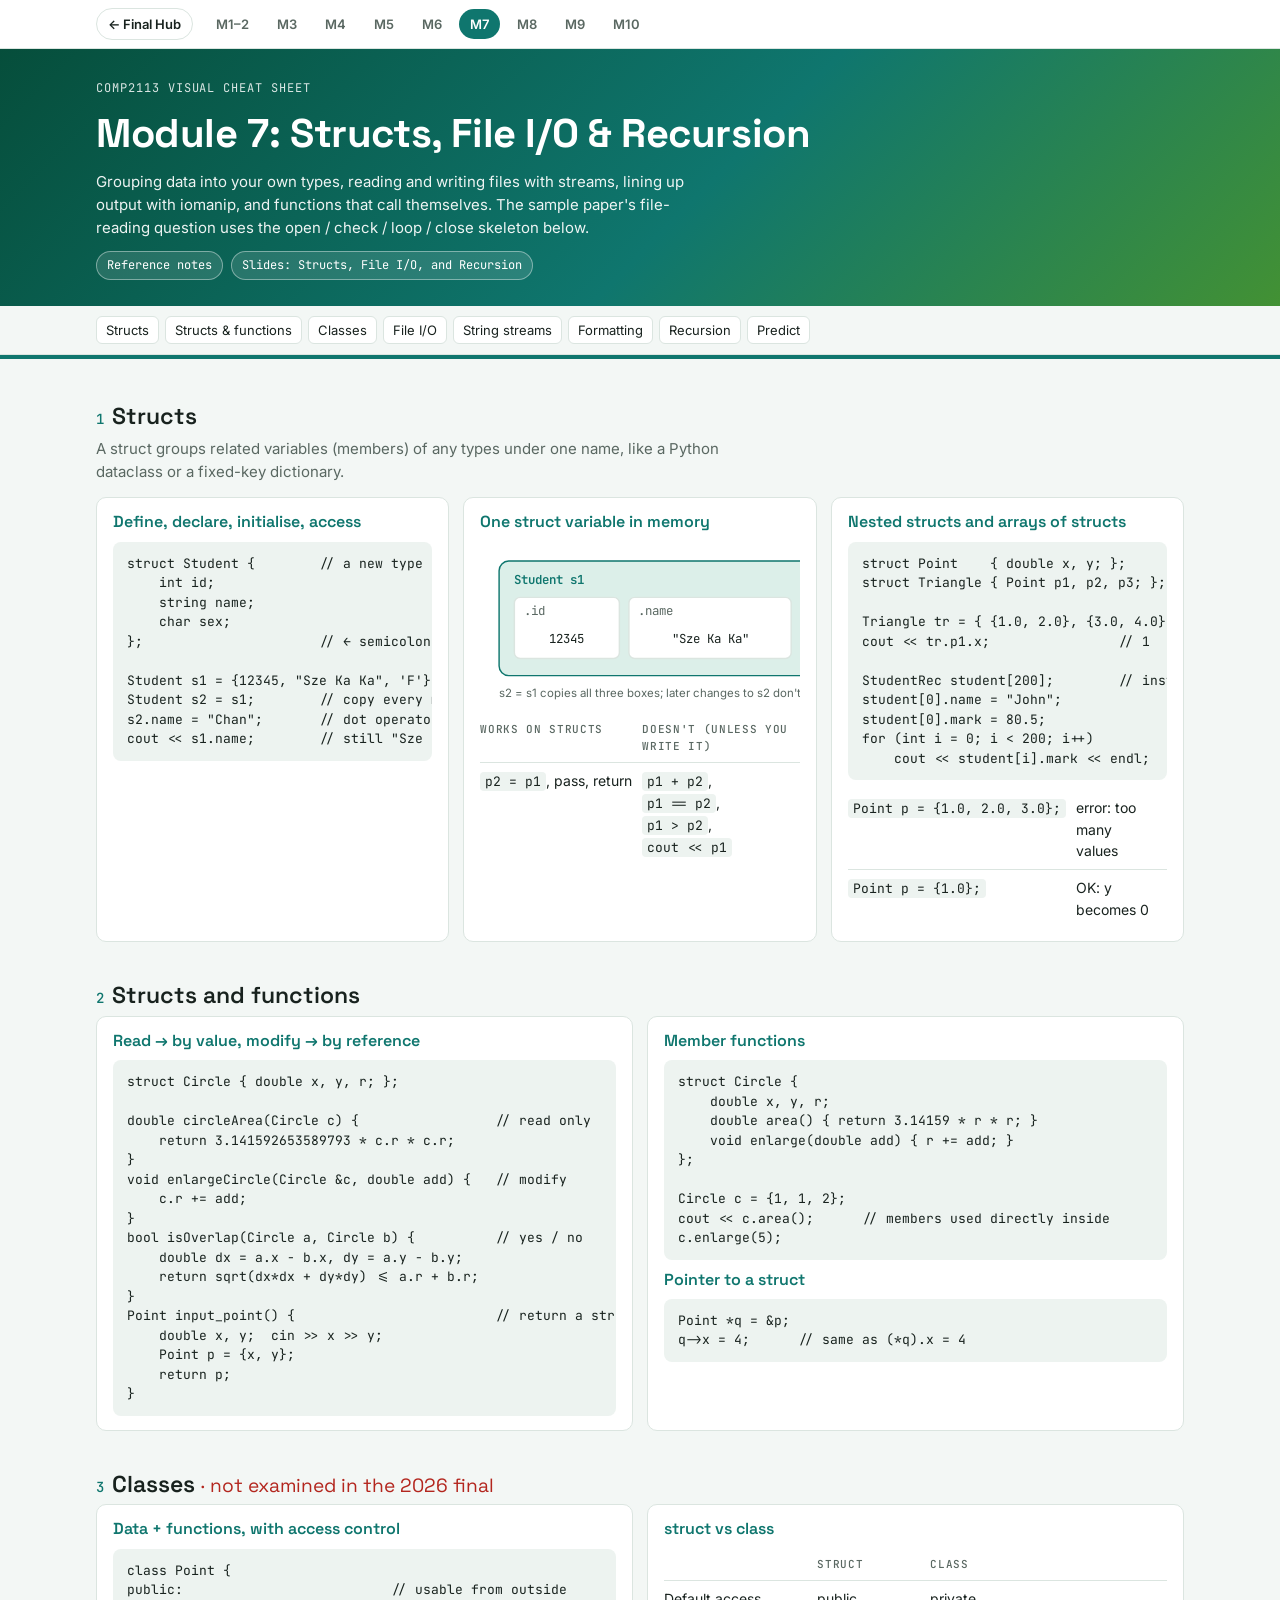
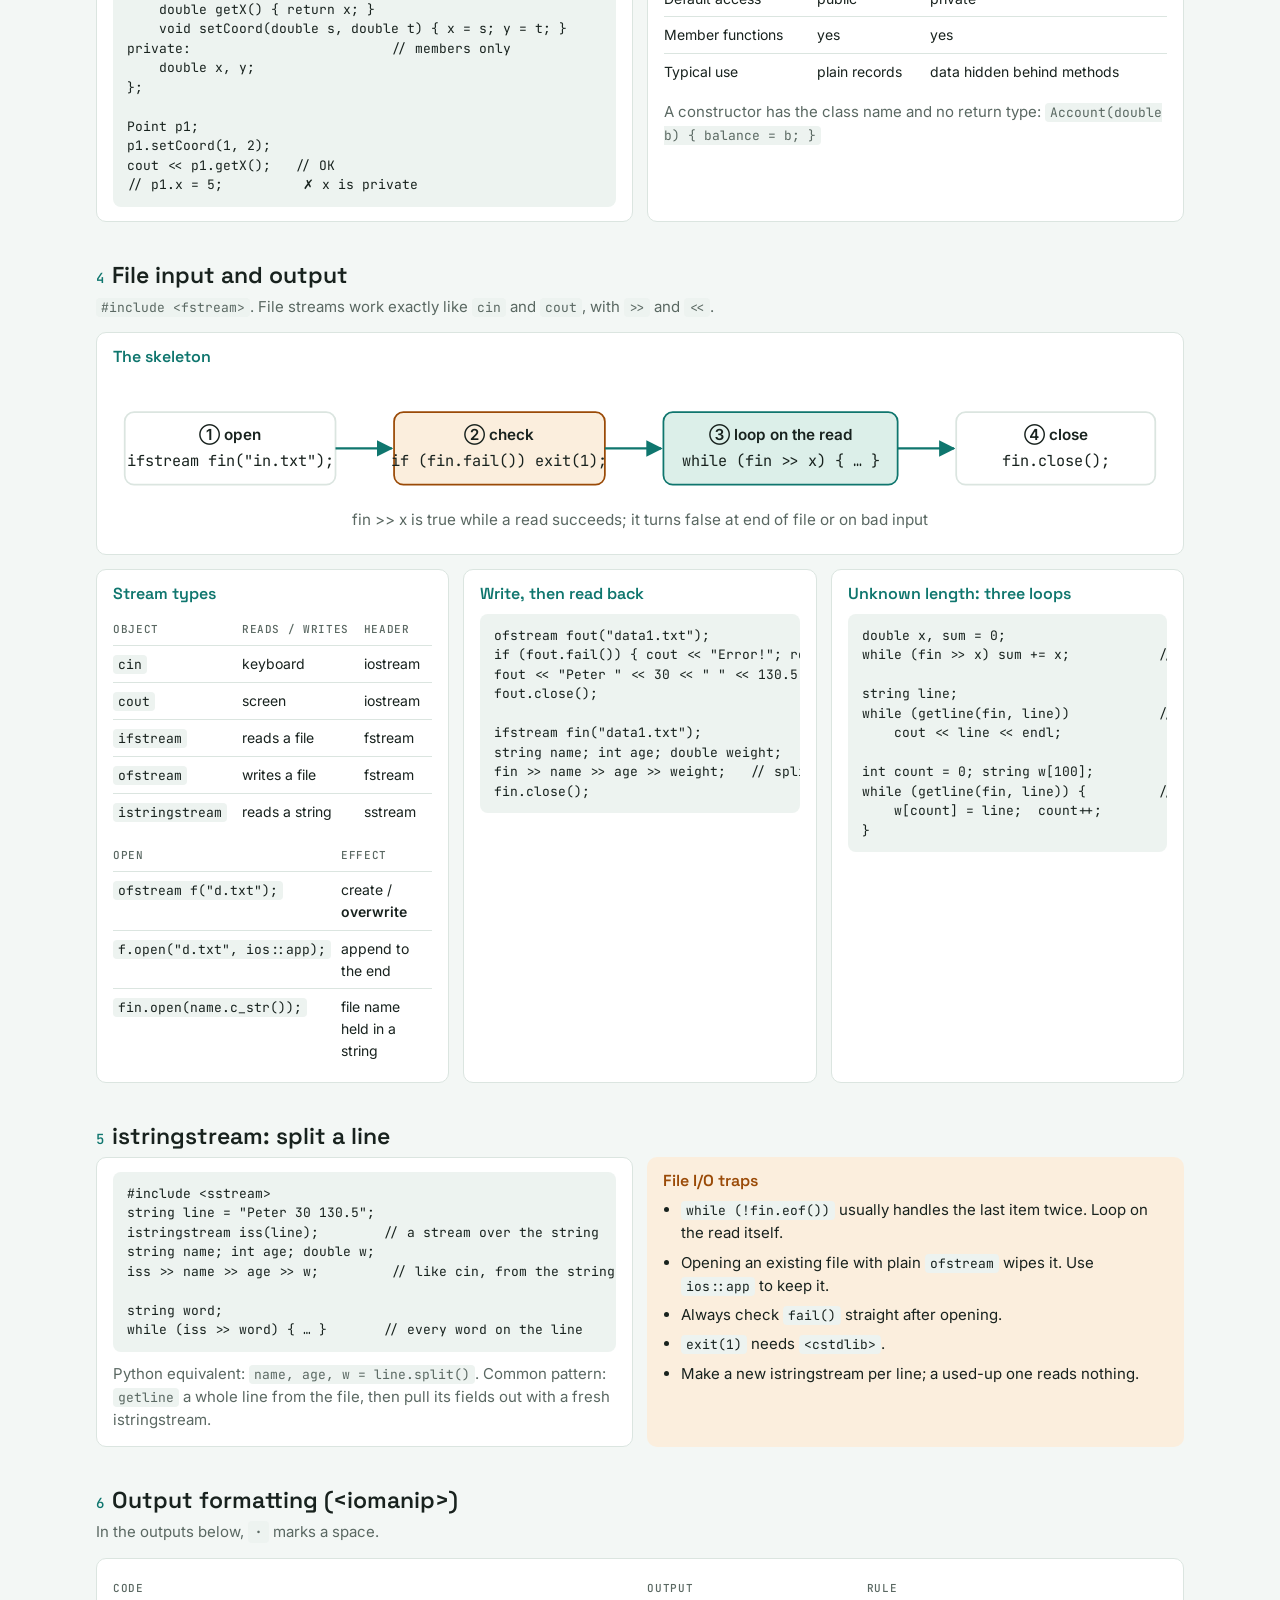
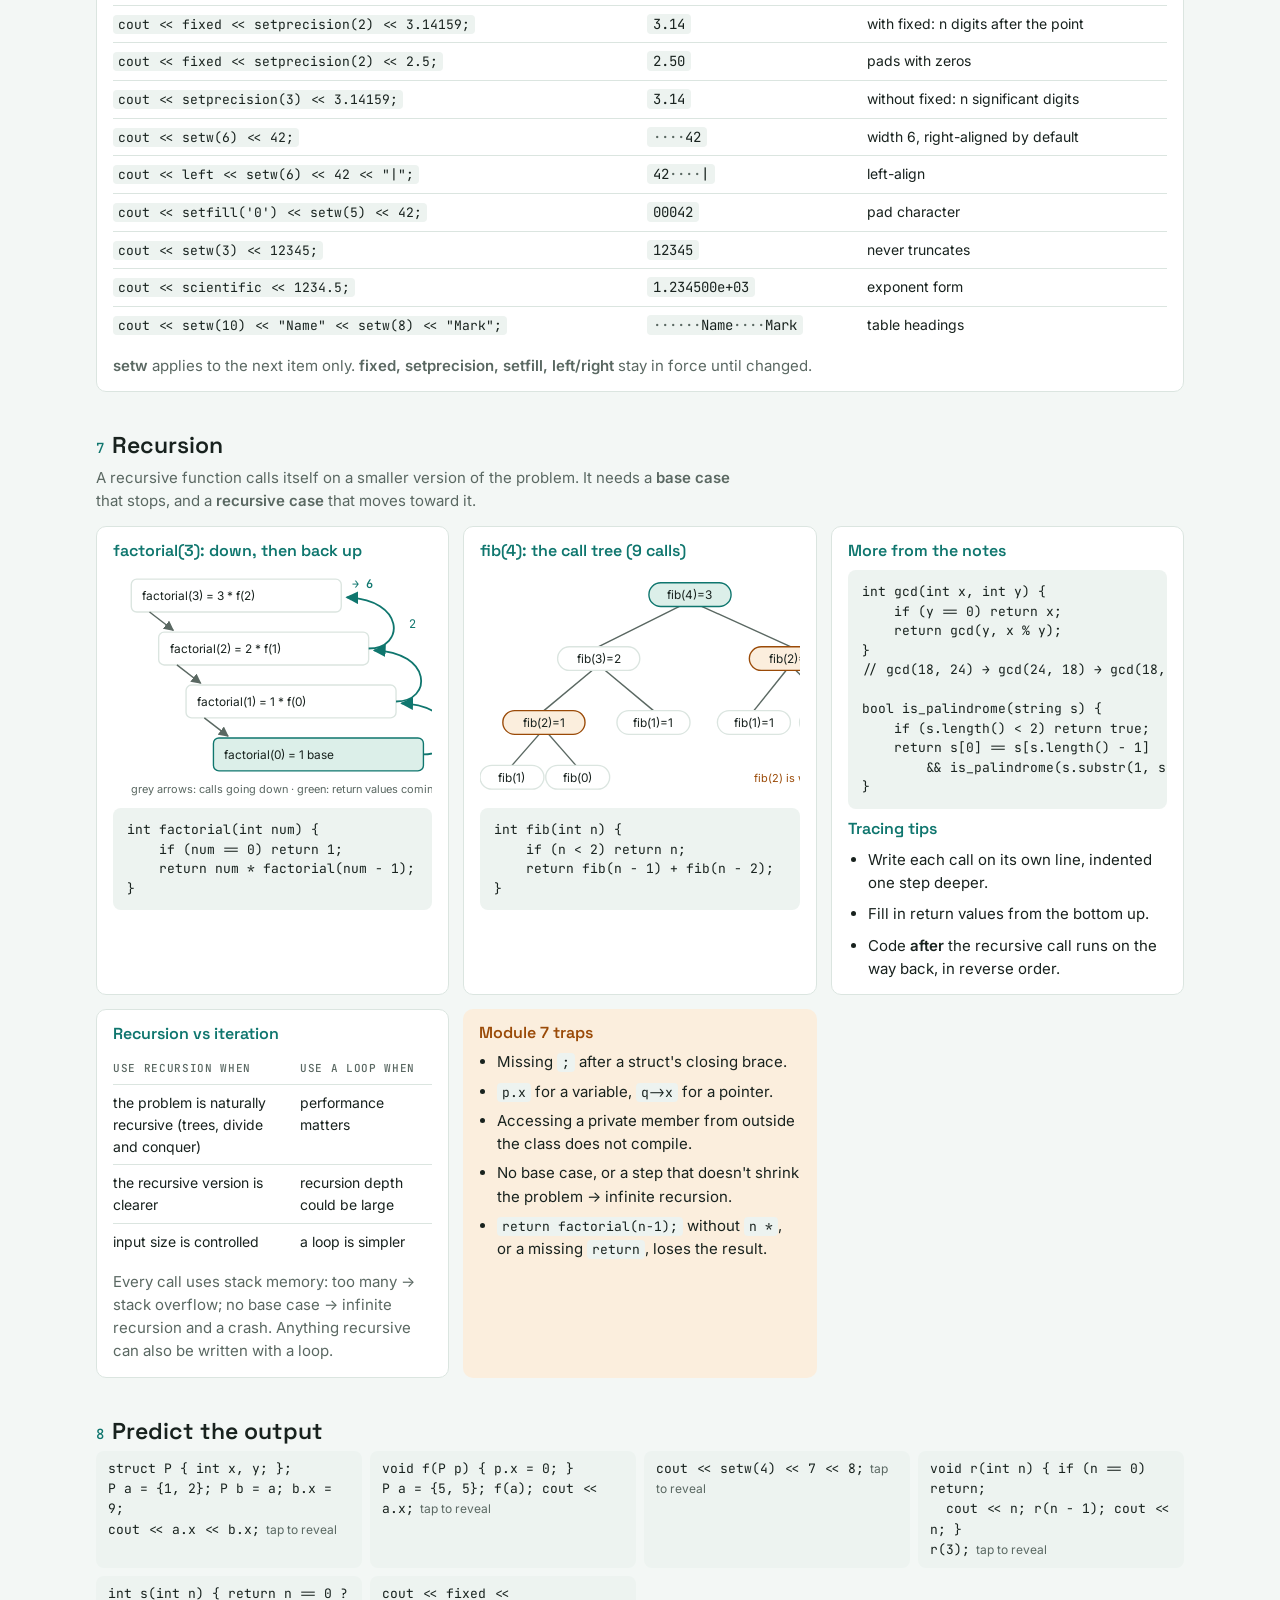
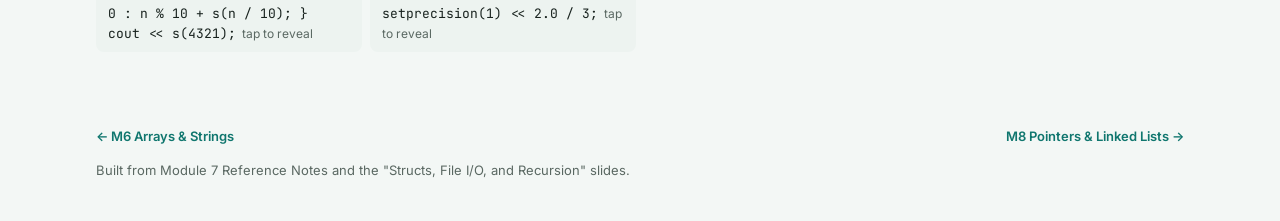
<file: cheatsheets/m7.html>
<!doctype html>
<html lang="en" data-theme="light">
<head>
<meta charset="utf-8">
<meta name="viewport" content="width=device-width, initial-scale=1, viewport-fit=cover">
<title>COMP2113 Module 7</title>
<meta name="description" content="Visual cheat sheet for COMP2113 Module 7: structs, classes, file input and output, string streams, output formatting with iomanip, and recursion.">
<link rel="preconnect" href="https://fonts.googleapis.com">
<link rel="stylesheet" href="https://fonts.googleapis.com/css2?family=Space+Grotesk:wght@500;600;700&family=Inter:wght@400;500;600&family=JetBrains+Mono:wght@400;500;600&display=swap">
<link rel="stylesheet" href="sheet.css">
<script>try{var t=JSON.parse(localStorage.getItem('c2113')||'{}').theme;if(t)document.documentElement.dataset.theme=t;}catch(e){}</script>
<style>.vis{font-family:var(--f-mono);background:var(--code);padding:1px 6px;border-radius:4px;white-space:pre}.vis i{color:var(--muted);font-style:normal}</style>
</head>
<body>
<nav class="modbar" aria-label="Modules"><div class="wrap" id="modbar"></div></nav>
<header class="hero"><div class="wrap">
  <span class="eyebrow">COMP2113 visual cheat sheet</span>
  <h1>Module 7: Structs, File I/O &amp; Recursion</h1>
  <p>Grouping data into your own types, reading and writing files with streams, lining up output with iomanip, and functions that call themselves. The sample paper's file-reading question uses the open / check / loop / close skeleton below.</p>
  <div class="chips"><span class="chip">Reference notes</span><span class="chip">Slides: Structs, File I/O, and Recursion</span></div>
</div></header>
<nav class="toc" aria-label="Sections"><div class="wrap">
  <a href="#struct">Structs</a><a href="#sfunc">Structs &amp; functions</a><a href="#class">Classes</a><a href="#files">File I/O</a><a href="#sstream">String streams</a><a href="#format">Formatting</a><a href="#rec">Recursion</a><a href="#predict">Predict</a>
</div></nav>

<div class="band a1"><div class="wrap">

<section id="struct">
  <h2><span class="n">1</span>Structs</h2>
  <p class="lede">A struct groups related variables (members) of any types under one name, like a Python dataclass or a fixed-key dictionary.</p>
  <div class="grid">
    <div class="card">
      <h3>Define, declare, initialise, access</h3>
<pre>struct Student {        // a new type
    int id;
    string name;
    char sex;
};                      // ← semicolon required

Student s1 = {12345, "Sze Ka Ka", 'F'};  // member order
Student s2 = s1;        // copy every member
s2.name = "Chan";       // dot operator
cout &lt;&lt; s1.name;        // still "Sze Ka Ka"</pre>
    </div>
    <div class="card">
      <h3>One struct variable in memory</h3>
      <div class="diagram sm">
      <svg viewBox="0 0 440 170" role="img" aria-label="Student s1 shown as one box holding id, name and sex">
        <rect x="20" y="20" width="400" height="120" rx="10" class="boxa"/>
        <text x="36" y="44" class="mono acc" font-weight="600">Student s1</text>
        <rect x="36" y="58" width="110" height="64" rx="6" class="box"/><text x="46" y="76" class="mono mut" font-size="12">.id</text><text x="91" y="106" text-anchor="middle" class="mono" font-size="16">12345</text>
        <rect x="156" y="58" width="170" height="64" rx="6" class="box"/><text x="166" y="76" class="mono mut" font-size="12">.name</text><text x="241" y="106" text-anchor="middle" class="mono" font-size="15">"Sze Ka Ka"</text>
        <rect x="336" y="58" width="70" height="64" rx="6" class="box"/><text x="346" y="76" class="mono mut" font-size="12">.sex</text><text x="371" y="106" text-anchor="middle" class="mono" font-size="16">'F'</text>
        <text x="20" y="162" class="mut" font-size="12">s2 = s1 copies all three boxes; later changes to s2 don't touch s1</text>
      </svg>
      </div>
      <div class="tbl"><table>
        <tr><th>Works on structs</th><th>Doesn't (unless you write it)</th></tr>
        <tr><td><code>p2 = p1</code>, pass, return</td><td><code>p1 + p2</code>, <code>p1 == p2</code>, <code>p1 &gt; p2</code>, <code>cout &lt;&lt; p1</code></td></tr>
      </table></div>
    </div>
    <div class="card">
      <h3>Nested structs and arrays of structs</h3>
<pre>struct Point    { double x, y; };
struct Triangle { Point p1, p2, p3; };

Triangle tr = { {1.0, 2.0}, {3.0, 4.0}, {5.0, 6.0} };
cout &lt;&lt; tr.p1.x;                // 1

StudentRec student[200];        // instead of parallel arrays
student[0].name = "John";
student[0].mark = 80.5;
for (int i = 0; i &lt; 200; i++)
    cout &lt;&lt; student[i].mark &lt;&lt; endl;</pre>
      <div class="tbl"><table>
        <tr><td><code>Point p = {1.0, 2.0, 3.0};</code></td><td>error: too many values</td></tr>
        <tr><td><code>Point p = {1.0};</code></td><td>OK: y becomes 0</td></tr>
      </table></div>
    </div>
  </div>
</section>

<section id="sfunc">
  <h2><span class="n">2</span>Structs and functions</h2>
  <div class="grid">
    <div class="card">
      <h3>Read → by value, modify → by reference</h3>
<pre>struct Circle { double x, y, r; };

double circleArea(Circle c) {                 // read only
    return 3.141592653589793 * c.r * c.r;
}
void enlargeCircle(Circle &amp;c, double add) {   // modify
    c.r += add;
}
bool isOverlap(Circle a, Circle b) {          // yes / no
    double dx = a.x - b.x, dy = a.y - b.y;
    return sqrt(dx*dx + dy*dy) &lt;= a.r + b.r;
}
Point input_point() {                         // return a struct
    double x, y;  cin &gt;&gt; x &gt;&gt; y;
    Point p = {x, y};
    return p;
}</pre>
    </div>
    <div class="card">
      <h3>Member functions</h3>
<pre>struct Circle {
    double x, y, r;
    double area() { return 3.14159 * r * r; }
    void enlarge(double add) { r += add; }
};

Circle c = {1, 1, 2};
cout &lt;&lt; c.area();      // members used directly inside
c.enlarge(5);</pre>
      <h3>Pointer to a struct</h3>
<pre>Point *q = &amp;p;
q-&gt;x = 4;      // same as (*q).x = 4</pre>
    </div>
  </div>
</section>

<section id="class">
  <h2><span class="n">3</span>Classes <small style="font-weight:400;color:#b3261e">· not examined in the 2026 final</small></h2>
  <div class="grid">
    <div class="card">
      <h3>Data + functions, with access control</h3>
<pre>class Point {
public:                          // usable from outside
    double getX() { return x; }
    void setCoord(double s, double t) { x = s; y = t; }
private:                         // members only
    double x, y;
};

Point p1;
p1.setCoord(1, 2);
cout &lt;&lt; p1.getX();   // OK
// p1.x = 5;          ✗ x is private</pre>
    </div>
    <div class="card">
      <h3>struct vs class</h3>
      <div class="tbl"><table>
        <tr><th></th><th>struct</th><th>class</th></tr>
        <tr><td>Default access</td><td>public</td><td>private</td></tr>
        <tr><td>Member functions</td><td>yes</td><td>yes</td></tr>
        <tr><td>Typical use</td><td>plain records</td><td>data hidden behind methods</td></tr>
      </table></div>
      <p class="muted">A constructor has the class name and no return type: <code>Account(double b) { balance = b; }</code></p>
    </div>
  </div>
</section>

<section id="files">
  <h2><span class="n">4</span>File input and output</h2>
  <p class="lede"><code>#include &lt;fstream&gt;</code>. File streams work exactly like <code>cin</code> and <code>cout</code>, with <code>&gt;&gt;</code> and <code>&lt;&lt;</code>.</p>
  <div class="grid">
    <div class="card span2">
      <h3>The skeleton</h3>
      <div class="diagram">
      <svg viewBox="0 0 900 140" role="img" aria-label="open, check fail, loop on the read, close">
        <defs><marker id="d1" viewBox="0 0 10 10" refX="9" refY="5" markerWidth="7" markerHeight="7" orient="auto"><path d="M0,0 L10,5 L0,10 z" class="arrowa"/></marker></defs>
        <g font-size="13">
          <rect x="10" y="30" width="180" height="62" rx="8" class="box"/><text x="100" y="54" text-anchor="middle" font-weight="600">① open</text><text x="100" y="76" text-anchor="middle" class="mono" font-size="12">ifstream fin("in.txt");</text>
          <rect x="240" y="30" width="180" height="62" rx="8" class="boxw"/><text x="330" y="54" text-anchor="middle" font-weight="600">② check</text><text x="330" y="76" text-anchor="middle" class="mono" font-size="12">if (fin.fail()) exit(1);</text>
          <rect x="470" y="30" width="200" height="62" rx="8" class="boxa"/><text x="570" y="54" text-anchor="middle" font-weight="600">③ loop on the read</text><text x="570" y="76" text-anchor="middle" class="mono" font-size="12">while (fin &gt;&gt; x) { … }</text>
          <rect x="720" y="30" width="170" height="62" rx="8" class="box"/><text x="805" y="54" text-anchor="middle" font-weight="600">④ close</text><text x="805" y="76" text-anchor="middle" class="mono" font-size="12">fin.close();</text>
          <line x1="190" y1="61" x2="238" y2="61" class="lna" marker-end="url(#d1)"/><line x1="420" y1="61" x2="468" y2="61" class="lna" marker-end="url(#d1)"/><line x1="670" y1="61" x2="718" y2="61" class="lna" marker-end="url(#d1)"/>
          <text x="450" y="126" text-anchor="middle" class="mut">fin &gt;&gt; x is true while a read succeeds; it turns false at end of file or on bad input</text>
        </g>
      </svg>
      </div>
    </div>
    <div class="card">
      <h3>Stream types</h3>
      <div class="tbl"><table>
        <tr><th>Object</th><th>Reads / writes</th><th>Header</th></tr>
        <tr><td><code>cin</code></td><td>keyboard</td><td>iostream</td></tr>
        <tr><td><code>cout</code></td><td>screen</td><td>iostream</td></tr>
        <tr><td><code>ifstream</code></td><td>reads a file</td><td>fstream</td></tr>
        <tr><td><code>ofstream</code></td><td>writes a file</td><td>fstream</td></tr>
        <tr><td><code>istringstream</code></td><td>reads a string</td><td>sstream</td></tr>
      </table></div>
      <div class="tbl"><table>
        <tr><th>Open</th><th>Effect</th></tr>
        <tr><td><code>ofstream f("d.txt");</code></td><td>create / <b>overwrite</b></td></tr>
        <tr><td><code>f.open("d.txt", ios::app);</code></td><td>append to the end</td></tr>
        <tr><td><code>fin.open(name.c_str());</code></td><td>file name held in a string</td></tr>
      </table></div>
    </div>
    <div class="card">
      <h3>Write, then read back</h3>
<pre>ofstream fout("data1.txt");
if (fout.fail()) { cout &lt;&lt; "Error!"; return 1; }
fout &lt;&lt; "Peter " &lt;&lt; 30 &lt;&lt; " " &lt;&lt; 130.5 &lt;&lt; endl;
fout.close();

ifstream fin("data1.txt");
string name; int age; double weight;
fin &gt;&gt; name &gt;&gt; age &gt;&gt; weight;   // split on whitespace
fin.close();</pre>
    </div>
    <div class="card">
      <h3>Unknown length: three loops</h3>
<pre>double x, sum = 0;
while (fin &gt;&gt; x) sum += x;           // token by token

string line;
while (getline(fin, line))           // line by line
    cout &lt;&lt; line &lt;&lt; endl;

int count = 0; string w[100];
while (getline(fin, line)) {         // into an array
    w[count] = line;  count++;
}</pre>
    </div>
  </div>
</section>

<section id="sstream">
  <h2><span class="n">5</span>istringstream: split a line</h2>
  <div class="grid">
    <div class="card">
<pre>#include &lt;sstream&gt;
string line = "Peter 30 130.5";
istringstream iss(line);        // a stream over the string
string name; int age; double w;
iss &gt;&gt; name &gt;&gt; age &gt;&gt; w;         // like cin, from the string

string word;
while (iss &gt;&gt; word) { … }       // every word on the line</pre>
      <p class="muted">Python equivalent: <code>name, age, w = line.split()</code>. Common pattern: <code>getline</code> a whole line from the file, then pull its fields out with a fresh istringstream.</p>
    </div>
    <div class="trap">
      <h3>File I/O traps</h3>
      <ul>
        <li><code>while (!fin.eof())</code> usually handles the last item twice. Loop on the read itself.</li>
        <li>Opening an existing file with plain <code>ofstream</code> wipes it. Use <code>ios::app</code> to keep it.</li>
        <li>Always check <code>fail()</code> straight after opening.</li>
        <li><code>exit(1)</code> needs <code>&lt;cstdlib&gt;</code>.</li>
        <li>Make a new istringstream per line; a used-up one reads nothing.</li>
      </ul>
    </div>
  </div>
</section>

<section id="format">
  <h2><span class="n">6</span>Output formatting (&lt;iomanip&gt;)</h2>
  <p class="lede">In the outputs below, <span class="vis"><i>·</i></span> marks a space.</p>
  <div class="grid">
    <div class="card span2">
      <div class="tbl"><table>
        <tr><th>Code</th><th>Output</th><th>Rule</th></tr>
        <tr><td><code>cout &lt;&lt; fixed &lt;&lt; setprecision(2) &lt;&lt; 3.14159;</code></td><td><span class="vis">3.14</span></td><td>with fixed: n digits after the point</td></tr>
        <tr><td><code>cout &lt;&lt; fixed &lt;&lt; setprecision(2) &lt;&lt; 2.5;</code></td><td><span class="vis">2.50</span></td><td>pads with zeros</td></tr>
        <tr><td><code>cout &lt;&lt; setprecision(3) &lt;&lt; 3.14159;</code></td><td><span class="vis">3.14</span></td><td>without fixed: n significant digits</td></tr>
        <tr><td><code>cout &lt;&lt; setw(6) &lt;&lt; 42;</code></td><td><span class="vis"><i>····</i>42</span></td><td>width 6, right-aligned by default</td></tr>
        <tr><td><code>cout &lt;&lt; left &lt;&lt; setw(6) &lt;&lt; 42 &lt;&lt; "|";</code></td><td><span class="vis">42<i>····</i>|</span></td><td>left-align</td></tr>
        <tr><td><code>cout &lt;&lt; setfill('0') &lt;&lt; setw(5) &lt;&lt; 42;</code></td><td><span class="vis">00042</span></td><td>pad character</td></tr>
        <tr><td><code>cout &lt;&lt; setw(3) &lt;&lt; 12345;</code></td><td><span class="vis">12345</span></td><td>never truncates</td></tr>
        <tr><td><code>cout &lt;&lt; scientific &lt;&lt; 1234.5;</code></td><td><span class="vis">1.234500e+03</span></td><td>exponent form</td></tr>
        <tr><td><code>cout &lt;&lt; setw(10) &lt;&lt; "Name" &lt;&lt; setw(8) &lt;&lt; "Mark";</code></td><td><span class="vis"><i>······</i>Name<i>····</i>Mark</span></td><td>table headings</td></tr>
      </table></div>
      <p class="muted"><b>setw</b> applies to the next item only. <b>fixed, setprecision, setfill, left/right</b> stay in force until changed.</p>
    </div>
  </div>
</section>

<section id="rec">
  <h2><span class="n">7</span>Recursion</h2>
  <p class="lede">A recursive function calls itself on a smaller version of the problem. It needs a <b>base case</b> that stops, and a <b>recursive case</b> that moves toward it.</p>
  <div class="grid">
    <div class="card">
      <h3>factorial(3): down, then back up</h3>
      <div class="diagram sm">
      <svg viewBox="0 0 460 250" role="img" aria-label="factorial(3) calls factorial(2), (1), (0); returns 1, 1, 2, 6 back up">
        <defs><marker id="d2" viewBox="0 0 10 10" refX="9" refY="5" markerWidth="7" markerHeight="7" orient="auto"><path d="M0,0 L10,5 L0,10 z" class="arrow"/></marker>
        <marker id="d3" viewBox="0 0 10 10" refX="9" refY="5" markerWidth="7" markerHeight="7" orient="auto"><path d="M0,0 L10,5 L0,10 z" class="arrowa"/></marker></defs>
        <g class="mono" font-size="13">
          <rect x="20" y="10" width="230" height="36" rx="6" class="box"/><text x="32" y="33">factorial(3) = 3 * f(2)</text>
          <rect x="50" y="68" width="230" height="36" rx="6" class="box"/><text x="62" y="91">factorial(2) = 2 * f(1)</text>
          <rect x="80" y="126" width="230" height="36" rx="6" class="box"/><text x="92" y="149">factorial(1) = 1 * f(0)</text>
          <rect x="110" y="184" width="230" height="36" rx="6" class="boxa"/><text x="122" y="207">factorial(0) = 1   base</text>
        </g>
        <g>
          <line x1="40" y1="46" x2="66" y2="66" class="ln" marker-end="url(#d2)"/><line x1="70" y1="104" x2="96" y2="124" class="ln" marker-end="url(#d2)"/><line x1="100" y1="162" x2="126" y2="182" class="ln" marker-end="url(#d2)"/>
          <path d="M340 202 C 380 202, 380 148, 316 146" class="lna" marker-end="url(#d3)"/><text x="384" y="180" class="mono acc" font-size="13">1</text>
          <path d="M310 144 C 350 144, 350 90, 286 88" class="lna" marker-end="url(#d3)"/><text x="354" y="122" class="mono acc" font-size="13">1</text>
          <path d="M280 86 C 320 86, 320 32, 256 30" class="lna" marker-end="url(#d3)"/><text x="324" y="64" class="mono acc" font-size="13">2</text>
          <text x="262" y="20" class="mono acc" font-size="14" font-weight="600">→ 6</text>
          <text x="20" y="244" class="mut" font-size="12">grey arrows: calls going down · green: return values coming up</text>
        </g>
      </svg>
      </div>
<pre>int factorial(int num) {
    if (num == 0) return 1;                  // base
    return num * factorial(num - 1);         // smaller problem
}</pre>
    </div>
    <div class="card">
      <h3>fib(4): the call tree (9 calls)</h3>
      <div class="diagram sm">
      <svg viewBox="0 0 460 250" role="img" aria-label="fib(4) call tree, fib(2) computed twice">
        <g class="ln">
          <line x1="230" y1="34" x2="130" y2="84"/><line x1="230" y1="34" x2="340" y2="84"/>
          <line x1="130" y1="104" x2="70" y2="154"/><line x1="130" y1="104" x2="190" y2="154"/>
          <line x1="340" y1="104" x2="300" y2="154"/><line x1="340" y1="104" x2="390" y2="154"/>
          <line x1="70" y1="174" x2="35" y2="214"/><line x1="70" y1="174" x2="105" y2="214"/>
        </g>
        <g class="mono" font-size="13" text-anchor="middle">
          <rect x="185" y="14" width="90" height="26" rx="13" class="boxa"/><text x="230" y="32">fib(4)=3</text>
          <rect x="85" y="84" width="90" height="26" rx="13" class="box"/><text x="130" y="102">fib(3)=2</text>
          <rect x="295" y="84" width="90" height="26" rx="13" class="boxw"/><text x="340" y="102">fib(2)=1</text>
          <rect x="25" y="154" width="90" height="26" rx="13" class="boxw"/><text x="70" y="172">fib(2)=1</text>
          <rect x="150" y="154" width="80" height="26" rx="13" class="box"/><text x="190" y="172">fib(1)=1</text>
          <rect x="260" y="154" width="80" height="26" rx="13" class="box"/><text x="300" y="172">fib(1)=1</text>
          <rect x="350" y="154" width="80" height="26" rx="13" class="box"/><text x="390" y="172">fib(0)=0</text>
          <rect x="0" y="214" width="70" height="26" rx="13" class="box"/><text x="35" y="232">fib(1)</text>
          <rect x="72" y="214" width="70" height="26" rx="13" class="box"/><text x="107" y="232">fib(0)</text>
        </g>
        <text x="300" y="232" class="warnf" font-size="12">fib(2) is worked out twice</text>
      </svg>
      </div>
<pre>int fib(int n) {
    if (n &lt; 2) return n;
    return fib(n - 1) + fib(n - 2);
}</pre>
    </div>
    <div class="card">
      <h3>More from the notes</h3>
<pre>int gcd(int x, int y) {
    if (y == 0) return x;
    return gcd(y, x % y);
}
// gcd(18, 24) → gcd(24, 18) → gcd(18, 6) → gcd(6, 0) → 6

bool is_palindrome(string s) {
    if (s.length() &lt; 2) return true;
    return s[0] == s[s.length() - 1]
        &amp;&amp; is_palindrome(s.substr(1, s.length() - 2));
}</pre>
      <h3>Tracing tips</h3>
      <ul class="steps" style="list-style:disc">
        <li>Write each call on its own line, indented one step deeper.</li>
        <li>Fill in return values from the bottom up.</li>
        <li>Code <b>after</b> the recursive call runs on the way back, in reverse order.</li>
      </ul>
    </div>
    <div class="card">
      <h3>Recursion vs iteration</h3>
      <div class="tbl"><table>
        <tr><th>Use recursion when</th><th>Use a loop when</th></tr>
        <tr><td class="wrap-ok">the problem is naturally recursive (trees, divide and conquer)</td><td class="wrap-ok">performance matters</td></tr>
        <tr><td class="wrap-ok">the recursive version is clearer</td><td class="wrap-ok">recursion depth could be large</td></tr>
        <tr><td class="wrap-ok">input size is controlled</td><td class="wrap-ok">a loop is simpler</td></tr>
      </table></div>
      <p class="muted">Every call uses stack memory: too many → stack overflow; no base case → infinite recursion and a crash. Anything recursive can also be written with a loop.</p>
    </div>
    <div class="trap">
      <h3>Module 7 traps</h3>
      <ul>
        <li>Missing <code>;</code> after a struct's closing brace.</li>
        <li><code>p.x</code> for a variable, <code>q-&gt;x</code> for a pointer.</li>
        <li>Accessing a private member from outside the class does not compile.</li>
        <li>No base case, or a step that doesn't shrink the problem → infinite recursion.</li>
        <li><code>return factorial(n-1);</code> without <code>n *</code>, or a missing <code>return</code>, loses the result.</li>
      </ul>
    </div>
  </div>
</section>

<section id="predict">
  <h2><span class="n">8</span>Predict the output</h2>
  <div class="qa">
    <details><summary>struct P { int x, y; };
P a = {1, 2}; P b = a; b.x = 9;
cout &lt;&lt; a.x &lt;&lt; b.x;</summary><p>19</p></details>
    <details><summary>void f(P p) { p.x = 0; }
P a = {5, 5}; f(a); cout &lt;&lt; a.x;</summary><p>5 <span>struct passed by value is copied</span></p></details>
    <details><summary>cout &lt;&lt; setw(4) &lt;&lt; 7 &lt;&lt; 8;</summary><p>···78 <span>setw only applies to the 7</span></p></details>
    <details><summary>void r(int n) { if (n == 0) return;
  cout &lt;&lt; n; r(n - 1); cout &lt;&lt; n; }
r(3);</summary><p>321123 <span>before the call going down, after the call coming back</span></p></details>
    <details><summary>int s(int n) { return n == 0 ? 0 : n % 10 + s(n / 10); }
cout &lt;&lt; s(4321);</summary><p>10 <span>digit sum</span></p></details>
    <details><summary>cout &lt;&lt; fixed &lt;&lt; setprecision(1) &lt;&lt; 2.0 / 3;</summary><p>0.7</p></details>
  </div>
</section>

</div></div>

<footer class="wrap"><div class="pager" id="pager"></div><p style="margin-top:14px">Built from Module 7 Reference Notes and the "Structs, File I/O, and Recursion" slides.</p></footer>
<script src="sheet.js"></script>
</body>
</html>
</file>
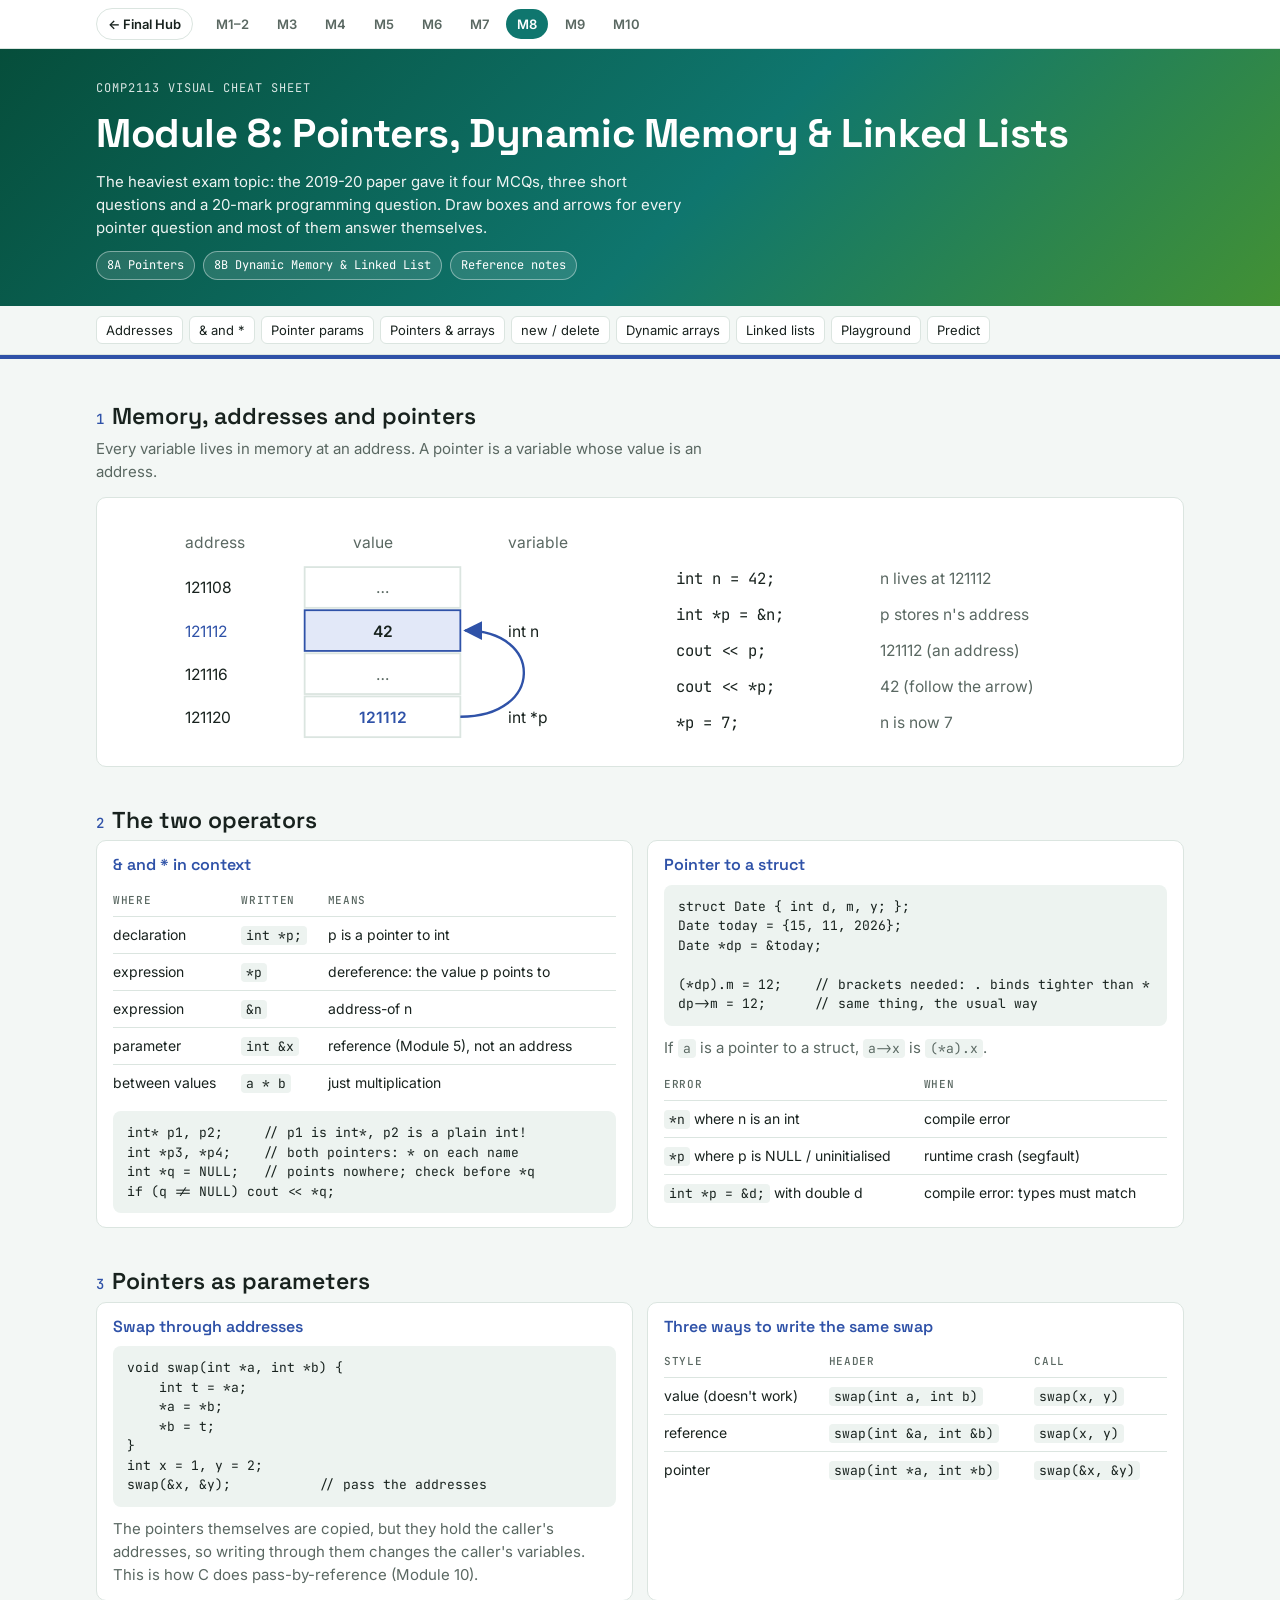
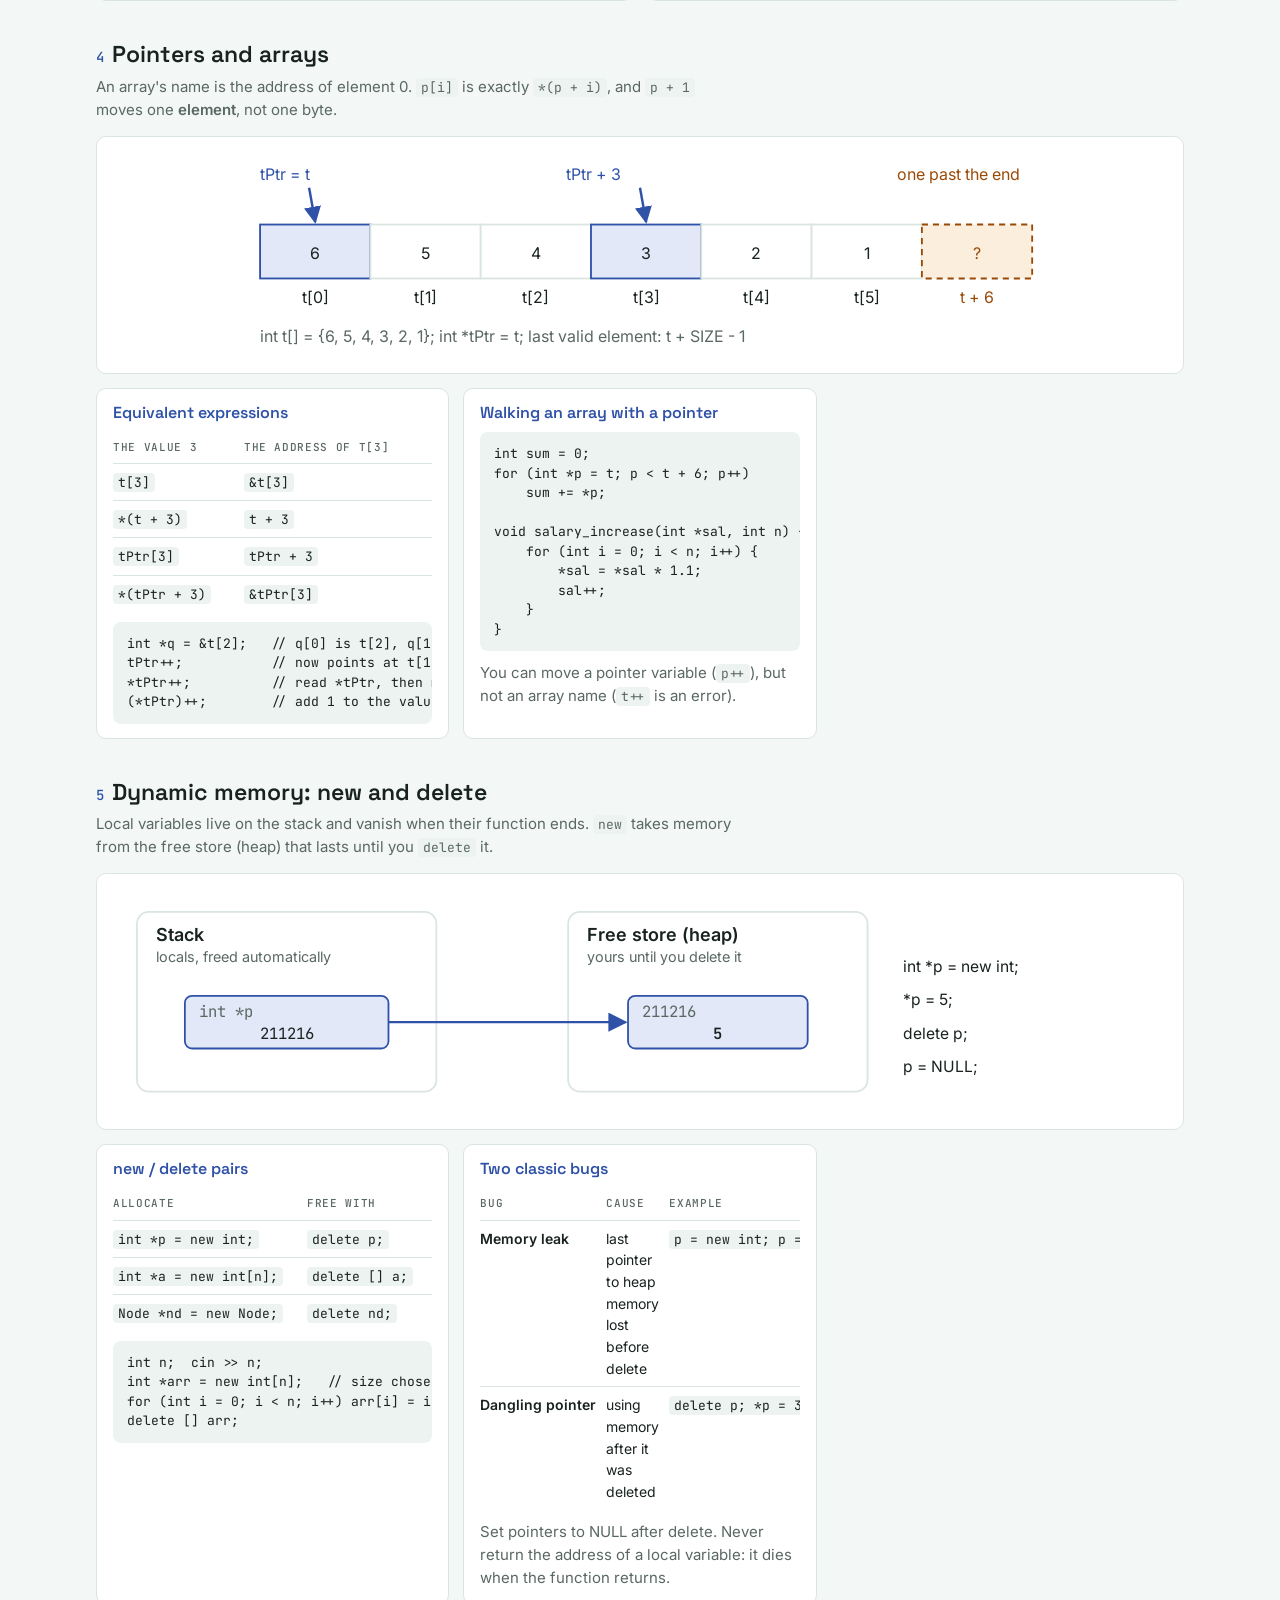
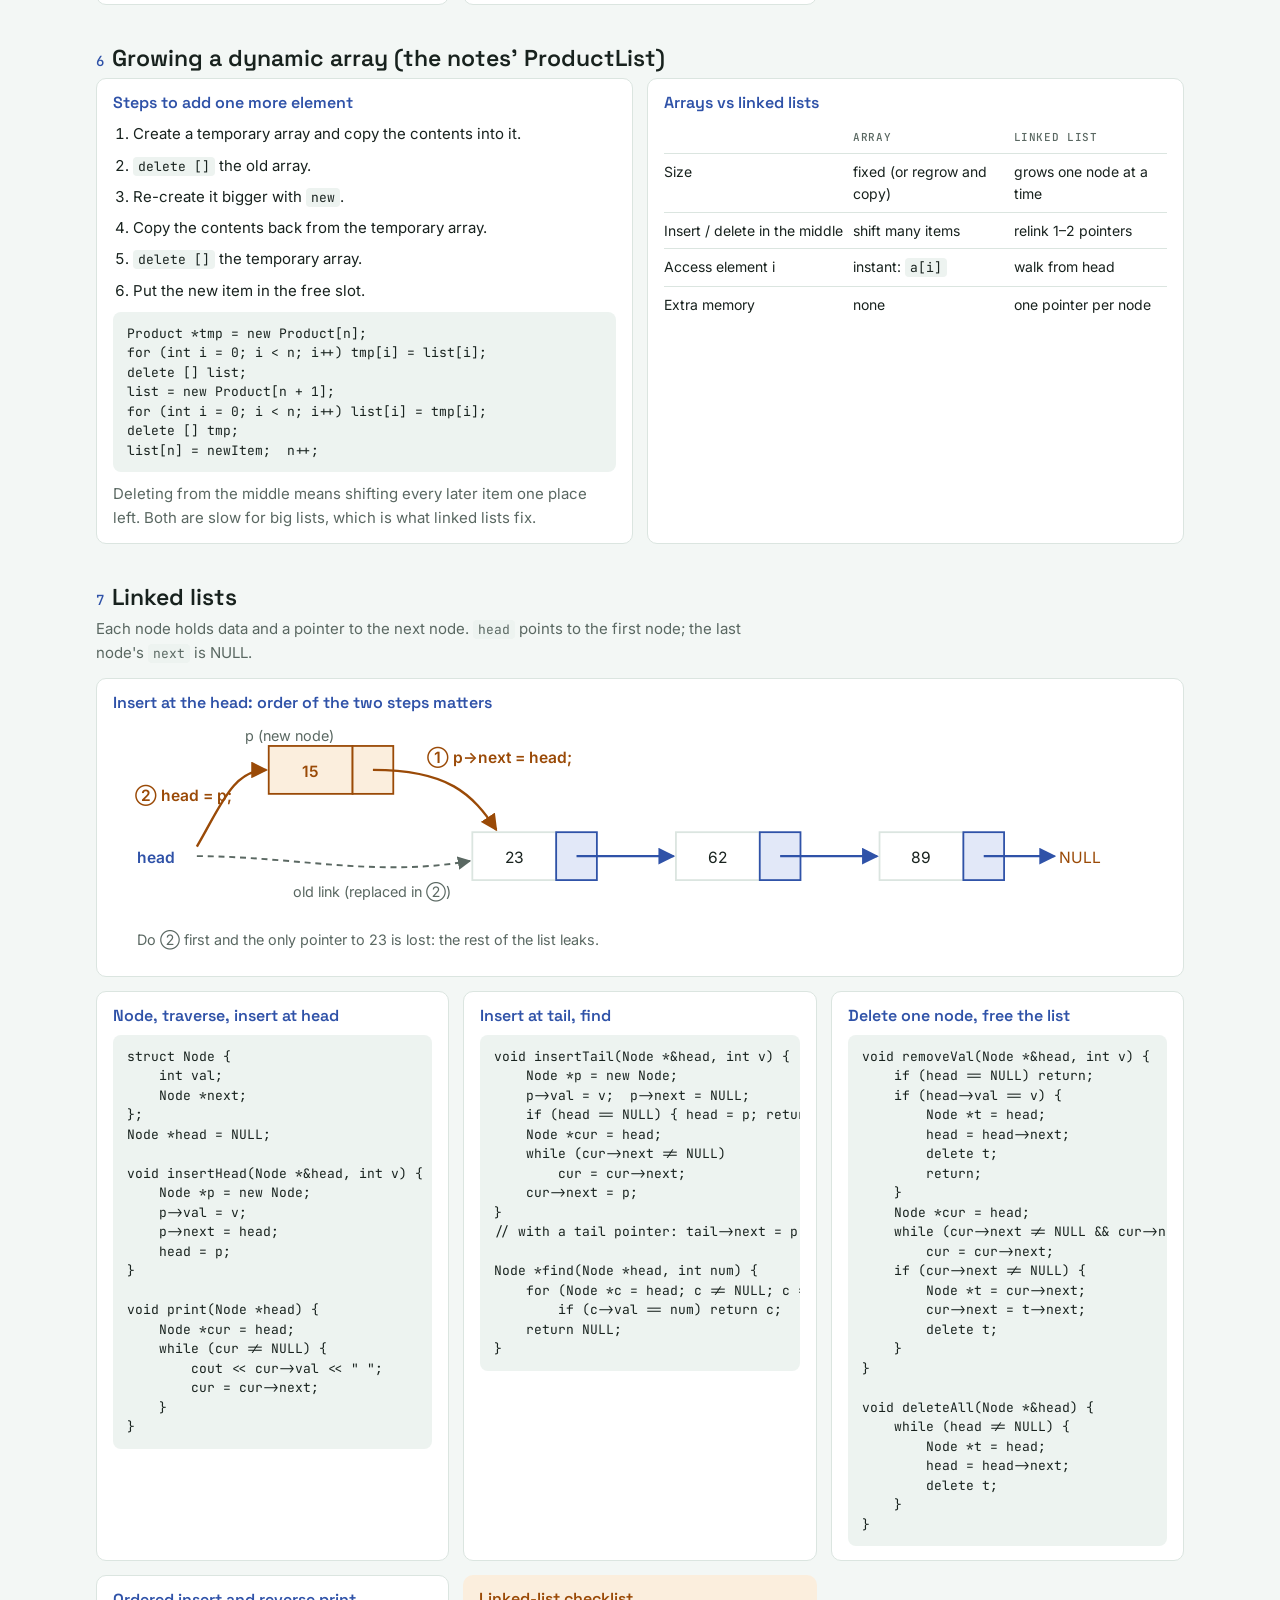
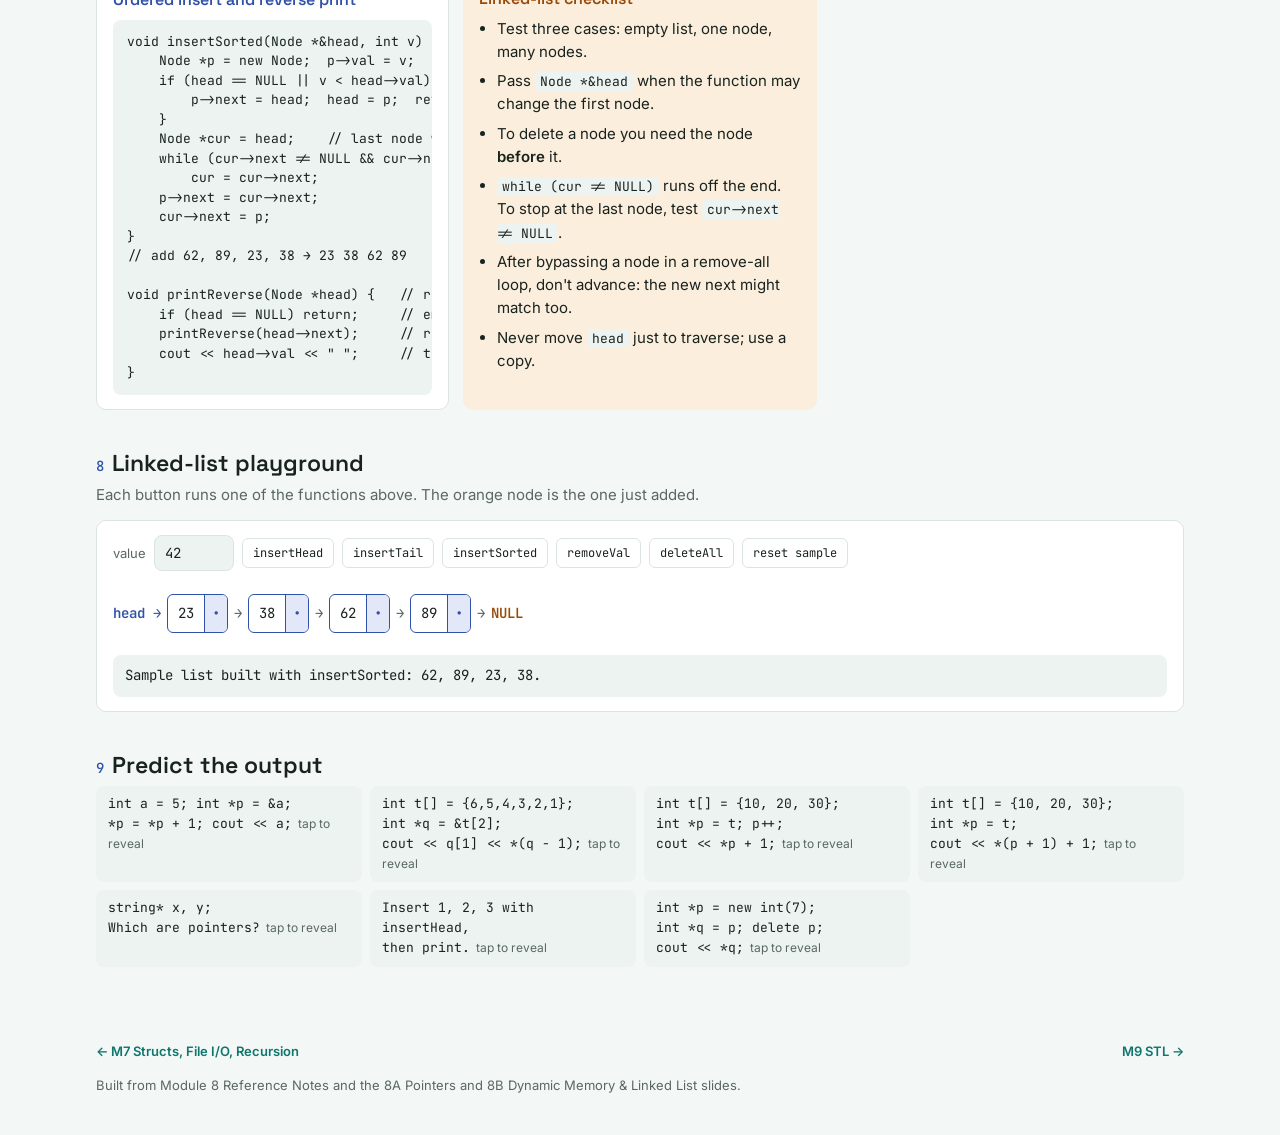
<file: cheatsheets/m8.html>
<!doctype html>
<html lang="en" data-theme="light">
<head>
<meta charset="utf-8">
<meta name="viewport" content="width=device-width, initial-scale=1, viewport-fit=cover">
<title>COMP2113 Module 8</title>
<meta name="description" content="Visual cheat sheet for COMP2113 Module 8: pointers, & and *, pointers and arrays, new and delete, memory leaks, dynamic arrays and linked lists.">
<link rel="preconnect" href="https://fonts.googleapis.com">
<link rel="stylesheet" href="https://fonts.googleapis.com/css2?family=Space+Grotesk:wght@500;600;700&family=Inter:wght@400;500;600&family=JetBrains+Mono:wght@400;500;600&display=swap">
<link rel="stylesheet" href="sheet.css">
<script>try{var t=JSON.parse(localStorage.getItem('c2113')||'{}').theme;if(t)document.documentElement.dataset.theme=t;}catch(e){}</script>
<style>
.ll{display:flex;align-items:center;flex-wrap:wrap;gap:0;font-family:var(--f-mono);font-size:14px;min-height:64px;padding:8px 0}
.ll .head{color:var(--accent);font-weight:600;margin-right:6px}
.ll .node{display:flex;border:1.5px solid var(--accent);border-radius:6px;overflow:hidden;background:var(--surface)}
.ll .node span{padding:8px 10px}
.ll .node span+span{border-left:1.5px solid var(--accent);background:var(--accent-soft);color:var(--accent);padding:8px 7px}
.ll .node.new{border-color:var(--warn)}
.ll .node.new span:first-child{color:var(--warn);font-weight:600}
.ll .arr{color:var(--muted);padding:0 6px}
.ll .nul{color:var(--warn);font-weight:600}
.llctl{display:flex;flex-wrap:wrap;gap:8px;align-items:center}
.llctl input{width:80px}
.llctl button{font-family:var(--f-mono);font-size:12px;padding:6px 10px;border-radius:6px;border:1px solid var(--line);background:var(--surface);color:var(--ink);cursor:pointer}
.llctl button:hover{border-color:var(--accent);color:var(--accent)}
</style>
</head>
<body>
<nav class="modbar" aria-label="Modules"><div class="wrap" id="modbar"></div></nav>
<header class="hero"><div class="wrap">
  <span class="eyebrow">COMP2113 visual cheat sheet</span>
  <h1>Module 8: Pointers, Dynamic Memory &amp; Linked Lists</h1>
  <p>The heaviest exam topic: the 2019-20 paper gave it four MCQs, three short questions and a 20-mark programming question. Draw boxes and arrows for every pointer question and most of them answer themselves.</p>
  <div class="chips"><span class="chip">8A Pointers</span><span class="chip">8B Dynamic Memory &amp; Linked List</span><span class="chip">Reference notes</span></div>
</div></header>
<nav class="toc" aria-label="Sections"><div class="wrap">
  <a href="#mem">Addresses</a><a href="#ptr">&amp; and *</a><a href="#params">Pointer params</a><a href="#arr">Pointers &amp; arrays</a><a href="#dyn">new / delete</a><a href="#dynarr">Dynamic arrays</a><a href="#ll">Linked lists</a><a href="#play">Playground</a><a href="#predict">Predict</a>
</div></nav>

<div class="band a2"><div class="wrap">

<section id="mem">
  <h2><span class="n">1</span>Memory, addresses and pointers</h2>
  <p class="lede">Every variable lives in memory at an address. A pointer is a variable whose value is an address.</p>
  <div class="grid">
    <div class="card span2">
      <div class="diagram">
      <svg viewBox="0 0 880 200" role="img" aria-label="int n = 42 at address 121112; int *p holds 121112 and points to n">
        <defs><marker id="e1" viewBox="0 0 10 10" refX="9" refY="5" markerWidth="8" markerHeight="8" orient="auto"><path d="M0,0 L10,5 L0,10 z" class="arrowa"/></marker></defs>
        <g class="mono" font-size="14">
          <text x="60" y="30" class="mut">address</text><text x="200" y="30" class="mut">value</text><text x="330" y="30" class="mut">variable</text>
          <text x="60" y="68">121108</text><rect x="160" y="46" width="130" height="34" class="box"/><text x="225" y="68" text-anchor="middle" class="mut">…</text>
          <text x="60" y="104" class="acc">121112</text><rect x="160" y="82" width="130" height="34" class="boxa"/><text x="225" y="104" text-anchor="middle" font-weight="600">42</text><text x="330" y="104">int n</text>
          <text x="60" y="140">121116</text><rect x="160" y="118" width="130" height="34" class="box"/><text x="225" y="140" text-anchor="middle" class="mut">…</text>
          <text x="60" y="176">121120</text><rect x="160" y="154" width="130" height="34" class="box"/><text x="225" y="176" text-anchor="middle" class="acc" font-weight="600">121112</text><text x="330" y="176">int *p</text>
        </g>
        <path d="M290 171 C 360 171, 360 99, 294 99" class="lna" marker-end="url(#e1)"/>
        <g font-size="13">
          <text x="470" y="60" class="mono">int n = 42;</text><text x="640" y="60" class="mut">n lives at 121112</text>
          <text x="470" y="90" class="mono">int *p = &amp;n;</text><text x="640" y="90" class="mut">p stores n's address</text>
          <text x="470" y="120" class="mono">cout &lt;&lt; p;</text><text x="640" y="120" class="mut">121112 (an address)</text>
          <text x="470" y="150" class="mono">cout &lt;&lt; *p;</text><text x="640" y="150" class="mut">42 (follow the arrow)</text>
          <text x="470" y="180" class="mono">*p = 7;</text><text x="640" y="180" class="mut">n is now 7</text>
        </g>
      </svg>
      </div>
    </div>
  </div>
</section>

<section id="ptr">
  <h2><span class="n">2</span>The two operators</h2>
  <div class="grid">
    <div class="card">
      <h3>&amp; and * in context</h3>
      <div class="tbl"><table>
        <tr><th>Where</th><th>Written</th><th>Means</th></tr>
        <tr><td>declaration</td><td><code>int *p;</code></td><td>p is a pointer to int</td></tr>
        <tr><td>expression</td><td><code>*p</code></td><td>dereference: the value p points to</td></tr>
        <tr><td>expression</td><td><code>&amp;n</code></td><td>address-of n</td></tr>
        <tr><td>parameter</td><td><code>int &amp;x</code></td><td>reference (Module 5), not an address</td></tr>
        <tr><td>between values</td><td><code>a * b</code></td><td>just multiplication</td></tr>
      </table></div>
<pre>int* p1, p2;     // p1 is int*, p2 is a plain int!
int *p3, *p4;    // both pointers: * on each name
int *q = NULL;   // points nowhere; check before *q
if (q != NULL) cout &lt;&lt; *q;</pre>
    </div>
    <div class="card">
      <h3>Pointer to a struct</h3>
<pre>struct Date { int d, m, y; };
Date today = {15, 11, 2026};
Date *dp = &amp;today;

(*dp).m = 12;    // brackets needed: . binds tighter than *
dp-&gt;m = 12;      // same thing, the usual way</pre>
      <p class="muted">If <code>a</code> is a pointer to a struct, <code>a-&gt;x</code> is <code>(*a).x</code>.</p>
      <div class="tbl"><table>
        <tr><th>Error</th><th>When</th></tr>
        <tr><td><code>*n</code> where n is an int</td><td>compile error</td></tr>
        <tr><td><code>*p</code> where p is NULL / uninitialised</td><td>runtime crash (segfault)</td></tr>
        <tr><td><code>int *p = &amp;d;</code> with double d</td><td>compile error: types must match</td></tr>
      </table></div>
    </div>
  </div>
</section>

<section id="params">
  <h2><span class="n">3</span>Pointers as parameters</h2>
  <div class="grid">
    <div class="card">
      <h3>Swap through addresses</h3>
<pre>void swap(int *a, int *b) {
    int t = *a;
    *a = *b;
    *b = t;
}
int x = 1, y = 2;
swap(&amp;x, &amp;y);           // pass the addresses</pre>
      <p class="muted">The pointers themselves are copied, but they hold the caller's addresses, so writing through them changes the caller's variables. This is how C does pass-by-reference (Module 10).</p>
    </div>
    <div class="card">
      <h3>Three ways to write the same swap</h3>
      <div class="tbl"><table>
        <tr><th>Style</th><th>Header</th><th>Call</th></tr>
        <tr><td>value (doesn't work)</td><td><code>swap(int a, int b)</code></td><td><code>swap(x, y)</code></td></tr>
        <tr><td>reference</td><td><code>swap(int &amp;a, int &amp;b)</code></td><td><code>swap(x, y)</code></td></tr>
        <tr><td>pointer</td><td><code>swap(int *a, int *b)</code></td><td><code>swap(&amp;x, &amp;y)</code></td></tr>
      </table></div>
    </div>
  </div>
</section>

<section id="arr">
  <h2><span class="n">4</span>Pointers and arrays</h2>
  <p class="lede">An array's name is the address of element 0. <code>p[i]</code> is exactly <code>*(p + i)</code>, and <code>p + 1</code> moves one <b>element</b>, not one byte.</p>
  <div class="grid">
    <div class="card span2">
      <div class="diagram">
      <svg viewBox="0 0 860 170" role="img" aria-label="int t[] = {6,5,4,3,2,1}; tPtr points at t[0]; tPtr+3 points at t[3]">
        <defs><marker id="e2" viewBox="0 0 10 10" refX="9" refY="5" markerWidth="7" markerHeight="7" orient="auto"><path d="M0,0 L10,5 L0,10 z" class="arrowa"/></marker></defs>
        <g class="mono" font-size="16" text-anchor="middle">
          <rect x="120" y="60" width="90" height="44" class="boxa"/><text x="165" y="88">6</text>
          <rect x="210" y="60" width="90" height="44" class="box"/><text x="255" y="88">5</text>
          <rect x="300" y="60" width="90" height="44" class="box"/><text x="345" y="88">4</text>
          <rect x="390" y="60" width="90" height="44" class="boxa"/><text x="435" y="88">3</text>
          <rect x="480" y="60" width="90" height="44" class="box"/><text x="525" y="88">2</text>
          <rect x="570" y="60" width="90" height="44" class="box"/><text x="615" y="88">1</text>
          <rect x="660" y="60" width="90" height="44" class="boxw" style="stroke-dasharray:5 4"/><text x="705" y="88" class="warnf">?</text>
        </g>
        <g class="mono mut" font-size="12" text-anchor="middle">
          <text x="165" y="124">t[0]</text><text x="255" y="124">t[1]</text><text x="345" y="124">t[2]</text><text x="435" y="124">t[3]</text><text x="525" y="124">t[4]</text><text x="615" y="124">t[5]</text><text x="705" y="124" class="warnf">t + 6</text>
        </g>
        <g class="mono" font-size="13">
          <text x="120" y="24" class="acc">tPtr = t</text><line x1="160" y1="30" x2="165" y2="58" class="lna" marker-end="url(#e2)"/>
          <text x="370" y="24" class="acc">tPtr + 3</text><line x1="430" y1="30" x2="435" y2="58" class="lna" marker-end="url(#e2)"/>
          <text x="640" y="24" class="warnf">one past the end</text>
          <text x="120" y="156" class="mut">int t[] = {6, 5, 4, 3, 2, 1};   int *tPtr = t;   last valid element: t + SIZE - 1</text>
        </g>
      </svg>
      </div>
    </div>
    <div class="card">
      <h3>Equivalent expressions</h3>
      <div class="tbl"><table>
        <tr><th>The value 3</th><th>The address of t[3]</th></tr>
        <tr><td><code>t[3]</code></td><td><code>&amp;t[3]</code></td></tr>
        <tr><td><code>*(t + 3)</code></td><td><code>t + 3</code></td></tr>
        <tr><td><code>tPtr[3]</code></td><td><code>tPtr + 3</code></td></tr>
        <tr><td><code>*(tPtr + 3)</code></td><td><code>&amp;tPtr[3]</code></td></tr>
      </table></div>
<pre>int *q = &amp;t[2];   // q[0] is t[2], q[1] is t[3], q[-1] is t[1]
tPtr++;           // now points at t[1]
*tPtr++;          // read *tPtr, then move the pointer
(*tPtr)++;        // add 1 to the value pointed to</pre>
    </div>
    <div class="card">
      <h3>Walking an array with a pointer</h3>
<pre>int sum = 0;
for (int *p = t; p &lt; t + 6; p++)
    sum += *p;

void salary_increase(int *sal, int n) {
    for (int i = 0; i &lt; n; i++) {
        *sal = *sal * 1.1;
        sal++;
    }
}</pre>
      <p class="muted">You can move a pointer variable (<code>p++</code>), but not an array name (<code>t++</code> is an error).</p>
    </div>
  </div>
</section>

<section id="dyn">
  <h2><span class="n">5</span>Dynamic memory: new and delete</h2>
  <p class="lede">Local variables live on the stack and vanish when their function ends. <code>new</code> takes memory from the free store (heap) that lasts until you <code>delete</code> it.</p>
  <div class="grid">
    <div class="card span2">
      <div class="diagram">
      <svg viewBox="0 0 880 190" role="img" aria-label="Stack holds pointer p; free store holds the int created by new; delete returns it">
        <defs><marker id="e3" viewBox="0 0 10 10" refX="9" refY="5" markerWidth="8" markerHeight="8" orient="auto"><path d="M0,0 L10,5 L0,10 z" class="arrowa"/></marker></defs>
        <rect x="20" y="20" width="250" height="150" rx="10" class="box"/><text x="36" y="44" font-weight="600">Stack</text><text x="36" y="62" class="mut" font-size="12">locals, freed automatically</text>
        <rect x="60" y="90" width="170" height="44" rx="6" class="boxa"/><text x="72" y="108" class="mono mut" font-size="12">int *p</text><text x="145" y="126" text-anchor="middle" class="mono" font-size="14">211216</text>
        <rect x="380" y="20" width="250" height="150" rx="10" class="box"/><text x="396" y="44" font-weight="600">Free store (heap)</text><text x="396" y="62" class="mut" font-size="12">yours until you delete it</text>
        <rect x="430" y="90" width="150" height="44" rx="6" class="boxa"/><text x="442" y="108" class="mono mut" font-size="12">211216</text><text x="505" y="126" text-anchor="middle" class="mono" font-size="16" font-weight="600">5</text>
        <line x1="230" y1="112" x2="428" y2="112" class="lna" marker-end="url(#e3)"/>
        <g class="mono" font-size="13">
          <text x="660" y="70">int *p = new int;</text>
          <text x="660" y="98">*p = 5;</text>
          <text x="660" y="126">delete p;</text>
          <text x="660" y="154">p = NULL;</text>
        </g>
      </svg>
      </div>
    </div>
    <div class="card">
      <h3>new / delete pairs</h3>
      <div class="tbl"><table>
        <tr><th>Allocate</th><th>Free with</th></tr>
        <tr><td><code>int *p = new int;</code></td><td><code>delete p;</code></td></tr>
        <tr><td><code>int *a = new int[n];</code></td><td><code>delete [] a;</code></td></tr>
        <tr><td><code>Node *nd = new Node;</code></td><td><code>delete nd;</code></td></tr>
      </table></div>
<pre>int n;  cin &gt;&gt; n;
int *arr = new int[n];   // size chosen at run time
for (int i = 0; i &lt; n; i++) arr[i] = i;
delete [] arr;</pre>
    </div>
    <div class="card">
      <h3>Two classic bugs</h3>
      <div class="tbl"><table>
        <tr><th>Bug</th><th>Cause</th><th>Example</th></tr>
        <tr><td><b>Memory leak</b></td><td class="wrap-ok">last pointer to heap memory lost before delete</td><td><code>p = new int; p = new int;</code></td></tr>
        <tr><td><b>Dangling pointer</b></td><td class="wrap-ok">using memory after it was deleted</td><td><code>delete p; *p = 3;</code></td></tr>
      </table></div>
      <p class="muted">Set pointers to NULL after delete. Never return the address of a local variable: it dies when the function returns.</p>
    </div>
  </div>
</section>

<section id="dynarr">
  <h2><span class="n">6</span>Growing a dynamic array (the notes' ProductList)</h2>
  <div class="grid">
    <div class="card">
      <h3>Steps to add one more element</h3>
      <ol class="steps">
        <li>Create a temporary array and copy the contents into it.</li>
        <li><code>delete []</code> the old array.</li>
        <li>Re-create it bigger with <code>new</code>.</li>
        <li>Copy the contents back from the temporary array.</li>
        <li><code>delete []</code> the temporary array.</li>
        <li>Put the new item in the free slot.</li>
      </ol>
<pre>Product *tmp = new Product[n];
for (int i = 0; i &lt; n; i++) tmp[i] = list[i];
delete [] list;
list = new Product[n + 1];
for (int i = 0; i &lt; n; i++) list[i] = tmp[i];
delete [] tmp;
list[n] = newItem;  n++;</pre>
      <p class="muted">Deleting from the middle means shifting every later item one place left. Both are slow for big lists, which is what linked lists fix.</p>
    </div>
    <div class="card">
      <h3>Arrays vs linked lists</h3>
      <div class="tbl"><table>
        <tr><th></th><th>Array</th><th>Linked list</th></tr>
        <tr><td>Size</td><td>fixed (or regrow and copy)</td><td>grows one node at a time</td></tr>
        <tr><td>Insert / delete in the middle</td><td>shift many items</td><td>relink 1–2 pointers</td></tr>
        <tr><td>Access element i</td><td>instant: <code>a[i]</code></td><td>walk from head</td></tr>
        <tr><td>Extra memory</td><td>none</td><td>one pointer per node</td></tr>
      </table></div>
    </div>
  </div>
</section>

<section id="ll">
  <h2><span class="n">7</span>Linked lists</h2>
  <p class="lede">Each node holds data and a pointer to the next node. <code>head</code> points to the first node; the last node's <code>next</code> is NULL.</p>
  <div class="grid">
    <div class="card span2">
      <h3>Insert at the head: order of the two steps matters</h3>
      <div class="diagram">
      <svg viewBox="0 0 880 200" role="img" aria-label="New node p points to old first node, then head moves to p">
        <defs><marker id="e4" viewBox="0 0 10 10" refX="9" refY="5" markerWidth="7" markerHeight="7" orient="auto"><path d="M0,0 L10,5 L0,10 z" class="arrowa"/></marker>
        <marker id="e5" viewBox="0 0 10 10" refX="9" refY="5" markerWidth="7" markerHeight="7" orient="auto"><path d="M0,0 L10,5 L0,10 z" class="arroww"/></marker>
        <marker id="e6" viewBox="0 0 10 10" refX="9" refY="5" markerWidth="7" markerHeight="7" orient="auto"><path d="M0,0 L10,5 L0,10 z" class="arrow"/></marker></defs>
        <g class="mono" font-size="15">
          <text x="20" y="118" font-weight="600" class="acc">head</text>
          <rect x="300" y="92" width="70" height="40" class="box"/><text x="335" y="118" text-anchor="middle">23</text><rect x="370" y="92" width="34" height="40" class="boxa"/>
          <rect x="470" y="92" width="70" height="40" class="box"/><text x="505" y="118" text-anchor="middle">62</text><rect x="540" y="92" width="34" height="40" class="boxa"/>
          <rect x="640" y="92" width="70" height="40" class="box"/><text x="675" y="118" text-anchor="middle">89</text><rect x="710" y="92" width="34" height="40" class="boxa"/>
          <text x="790" y="118" class="warnf">NULL</text>
          <rect x="130" y="20" width="70" height="40" class="boxw"/><text x="165" y="46" text-anchor="middle" class="warnf" font-weight="600">15</text><rect x="200" y="20" width="34" height="40" class="boxw"/>
          <text x="110" y="16" class="mut" font-size="12">p (new node)</text>
        </g>
        <line x1="387" y1="112" x2="468" y2="112" class="lna" marker-end="url(#e4)"/><line x1="557" y1="112" x2="638" y2="112" class="lna" marker-end="url(#e4)"/><line x1="727" y1="112" x2="786" y2="112" class="lna" marker-end="url(#e4)"/>
        <path d="M70 112 C 150 112, 220 130, 298 116" class="ln dash" marker-end="url(#e6)"/><text x="150" y="146" class="mut" font-size="12">old link (replaced in ②)</text>
        <path d="M217 40 C 280 40, 300 60, 320 90" class="lnw" marker-end="url(#e5)"/><text x="262" y="34" class="warnf" font-size="13" font-weight="600">① p-&gt;next = head;</text>
        <path d="M70 104 C 90 70, 100 40, 128 40" class="lnw" marker-end="url(#e5)"/><text x="18" y="66" class="warnf" font-size="13" font-weight="600">② head = p;</text>
        <text x="20" y="186" class="mut" font-size="12">Do ② first and the only pointer to 23 is lost: the rest of the list leaks.</text>
      </svg>
      </div>
    </div>
    <div class="card">
      <h3>Node, traverse, insert at head</h3>
<pre>struct Node {
    int val;
    Node *next;
};
Node *head = NULL;                     // empty list

void insertHead(Node *&amp;head, int v) {  // &amp;: may change head
    Node *p = new Node;
    p-&gt;val = v;
    p-&gt;next = head;                    // ① link first
    head = p;                          // ② then move head
}

void print(Node *head) {
    Node *cur = head;                  // copy: keep head
    while (cur != NULL) {
        cout &lt;&lt; cur-&gt;val &lt;&lt; " ";
        cur = cur-&gt;next;
    }
}</pre>
    </div>
    <div class="card">
      <h3>Insert at tail, find</h3>
<pre>void insertTail(Node *&amp;head, int v) {
    Node *p = new Node;
    p-&gt;val = v;  p-&gt;next = NULL;
    if (head == NULL) { head = p; return; }
    Node *cur = head;
    while (cur-&gt;next != NULL)          // stop AT the last node
        cur = cur-&gt;next;
    cur-&gt;next = p;
}
// with a tail pointer: tail-&gt;next = p; tail = p;

Node *find(Node *head, int num) {
    for (Node *c = head; c != NULL; c = c-&gt;next)
        if (c-&gt;val == num) return c;
    return NULL;
}</pre>
    </div>
    <div class="card">
      <h3>Delete one node, free the list</h3>
<pre>void removeVal(Node *&amp;head, int v) {
    if (head == NULL) return;
    if (head-&gt;val == v) {              // deleting the first node
        Node *t = head;
        head = head-&gt;next;
        delete t;
        return;
    }
    Node *cur = head;                  // stop at the node BEFORE
    while (cur-&gt;next != NULL &amp;&amp; cur-&gt;next-&gt;val != v)
        cur = cur-&gt;next;
    if (cur-&gt;next != NULL) {
        Node *t = cur-&gt;next;
        cur-&gt;next = t-&gt;next;           // bypass
        delete t;
    }
}

void deleteAll(Node *&amp;head) {
    while (head != NULL) {
        Node *t = head;
        head = head-&gt;next;             // save next BEFORE delete
        delete t;
    }
}</pre>
    </div>
    <div class="card">
      <h3>Ordered insert and reverse print</h3>
<pre>void insertSorted(Node *&amp;head, int v) {
    Node *p = new Node;  p-&gt;val = v;
    if (head == NULL || v &lt; head-&gt;val) {
        p-&gt;next = head;  head = p;  return;
    }
    Node *cur = head;    // last node with val &lt;= v
    while (cur-&gt;next != NULL &amp;&amp; cur-&gt;next-&gt;val &lt;= v)
        cur = cur-&gt;next;
    p-&gt;next = cur-&gt;next;
    cur-&gt;next = p;
}
// add 62, 89, 23, 38 → 23 38 62 89

void printReverse(Node *head) {   // recursive
    if (head == NULL) return;     // empty: print nothing
    printReverse(head-&gt;next);     // rest first
    cout &lt;&lt; head-&gt;val &lt;&lt; " ";     // then this node
}</pre>
    </div>
    <div class="trap">
      <h3>Linked-list checklist</h3>
      <ul>
        <li>Test three cases: empty list, one node, many nodes.</li>
        <li>Pass <code>Node *&amp;head</code> when the function may change the first node.</li>
        <li>To delete a node you need the node <b>before</b> it.</li>
        <li><code>while (cur != NULL)</code> runs off the end. To stop at the last node, test <code>cur-&gt;next != NULL</code>.</li>
        <li>After bypassing a node in a remove-all loop, don't advance: the new next might match too.</li>
        <li>Never move <code>head</code> just to traverse; use a copy.</li>
      </ul>
    </div>
  </div>
</section>

<section id="play">
  <h2><span class="n">8</span>Linked-list playground</h2>
  <p class="lede">Each button runs one of the functions above. The orange node is the one just added.</p>
  <div class="grid">
    <div class="card span2">
      <div class="llctl">
        <label for="llv" class="note">value</label><input type="text" id="llv" value="42" inputmode="numeric">
        <button type="button" data-op="head">insertHead</button>
        <button type="button" data-op="tail">insertTail</button>
        <button type="button" data-op="sorted">insertSorted</button>
        <button type="button" data-op="remove">removeVal</button>
        <button type="button" data-op="all">deleteAll</button>
        <button type="button" data-op="reset">reset sample</button>
      </div>
      <div class="ll" id="llView" aria-live="polite"></div>
      <div class="out" id="llLog"></div>
    </div>
  </div>
</section>

<section id="predict">
  <h2><span class="n">9</span>Predict the output</h2>
  <div class="qa">
    <details><summary>int a = 5; int *p = &amp;a;
*p = *p + 1; cout &lt;&lt; a;</summary><p>6</p></details>
    <details><summary>int t[] = {6,5,4,3,2,1};
int *q = &amp;t[2];
cout &lt;&lt; q[1] &lt;&lt; *(q - 1);</summary><p>35</p></details>
    <details><summary>int t[] = {10, 20, 30};
int *p = t; p++;
cout &lt;&lt; *p + 1;</summary><p>21 <span>*p is 20, then + 1</span></p></details>
    <details><summary>int t[] = {10, 20, 30};
int *p = t;
cout &lt;&lt; *(p + 1) + 1;</summary><p>21</p></details>
    <details><summary>string* x, y;
Which are pointers?</summary><p>only x <span>* binds to the name</span></p></details>
    <details><summary>Insert 1, 2, 3 with insertHead,
then print.</summary><p>3 2 1 <span>head insertion reverses the order</span></p></details>
    <details><summary>int *p = new int(7);
int *q = p; delete p;
cout &lt;&lt; *q;</summary><p>undefined <span>q is dangling</span></p></details>
  </div>
</section>

</div></div>

<footer class="wrap"><div class="pager" id="pager"></div><p style="margin-top:14px">Built from Module 8 Reference Notes and the 8A Pointers and 8B Dynamic Memory &amp; Linked List slides.</p></footer>
<script src="sheet.js"></script>
<script>
(function(){
  var list=[23,38,62,89], fresh=-1, view=document.getElementById('llView'), log=document.getElementById('llLog'), inp=document.getElementById('llv');
  function draw(){
    var h='<span class="head">head →</span>';
    list.forEach(function(v,i){ h+='<span class="node'+(i===fresh?' new':'')+'"><span>'+v+'</span><span>•</span></span><span class="arr">→</span>'; });
    h+='<span class="nul">NULL</span>';
    view.innerHTML=h;
  }
  function val(){ var v=parseInt(inp.value,10); return isNaN(v)?null:v; }
  document.querySelectorAll('.llctl button').forEach(function(b){
    b.addEventListener('click',function(){
      var op=b.dataset.op, v=val(); fresh=-1;
      if(op==='reset'){ list=[23,38,62,89]; log.textContent='Sample list restored.'; }
      else if(op==='all'){ log.textContent='deleteAll(head);  // '+list.length+' node(s) deleted, head = NULL'; list=[]; }
      else if(v===null){ log.textContent='Type a whole number in the value box first.'; }
      else if(op==='head'){ list.unshift(v); fresh=0; log.textContent='insertHead(head, '+v+');\n  p->next = head;  head = p;'; }
      else if(op==='tail'){ list.push(v); fresh=list.length-1; log.textContent='insertTail(head, '+v+');\n  '+(list.length===1?'empty list: head = p;':'walk to the last node, then cur->next = p;'); }
      else if(op==='sorted'){ var i=0; while(i<list.length&&list[i]<=v)i++; list.splice(i,0,v); fresh=i;
        log.textContent='insertSorted(head, '+v+');\n  '+(i===0?'goes first: p->next = head; head = p;':'after '+list[i-1]+': p->next = cur->next; cur->next = p;')+(list.some(function(x,k){return k&&x<list[k-1];})?'\n  (list was not sorted, so the position may look odd)':''); }
      else if(op==='remove'){ var k=list.indexOf(v);
        if(k<0) log.textContent='removeVal(head, '+v+');\n  not found, nothing deleted';
        else { log.textContent='removeVal(head, '+v+');\n  '+(k===0?'first node: head = head->next; delete t;':'cur stops at '+list[k-1]+': cur->next = t->next; delete t;'); list.splice(k,1); } }
      draw();
    });
  });
  log.textContent='Sample list built with insertSorted: 62, 89, 23, 38.';
  draw();
})();
</script>
</body>
</html>
</file>
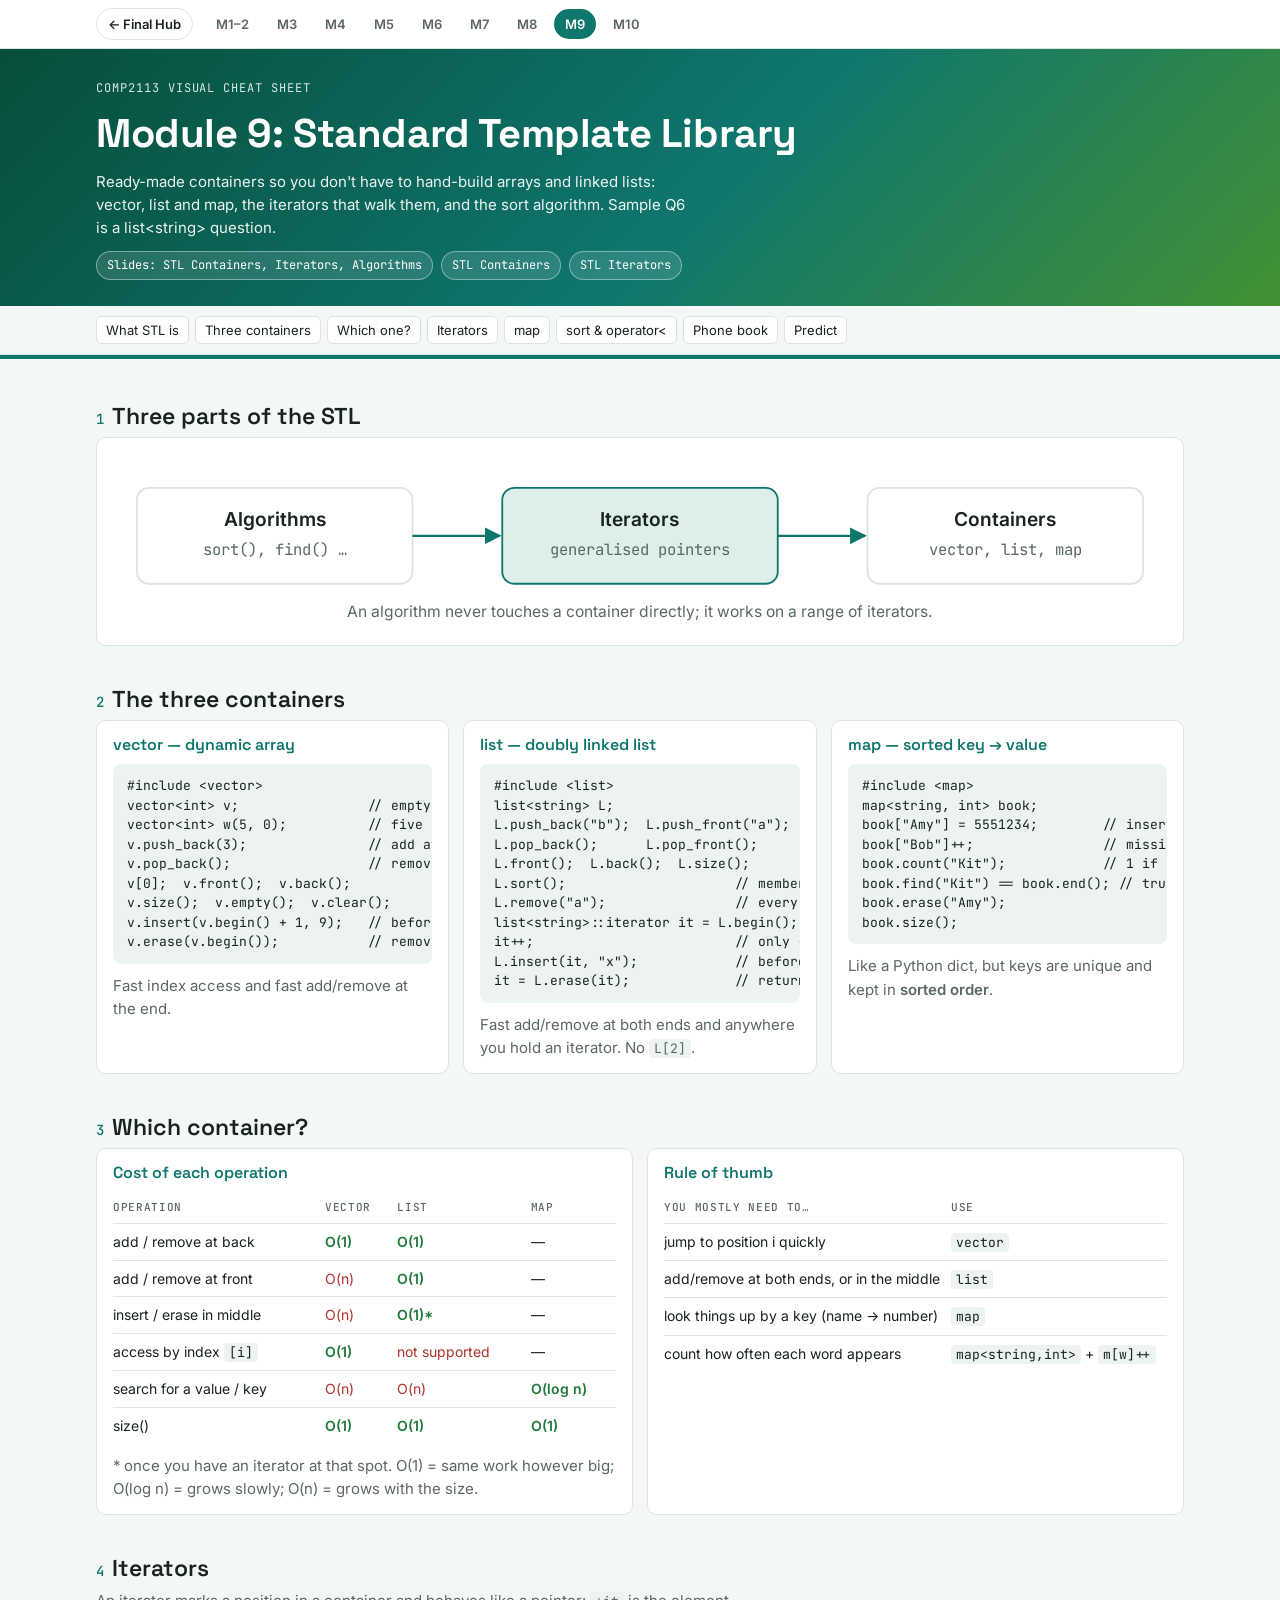
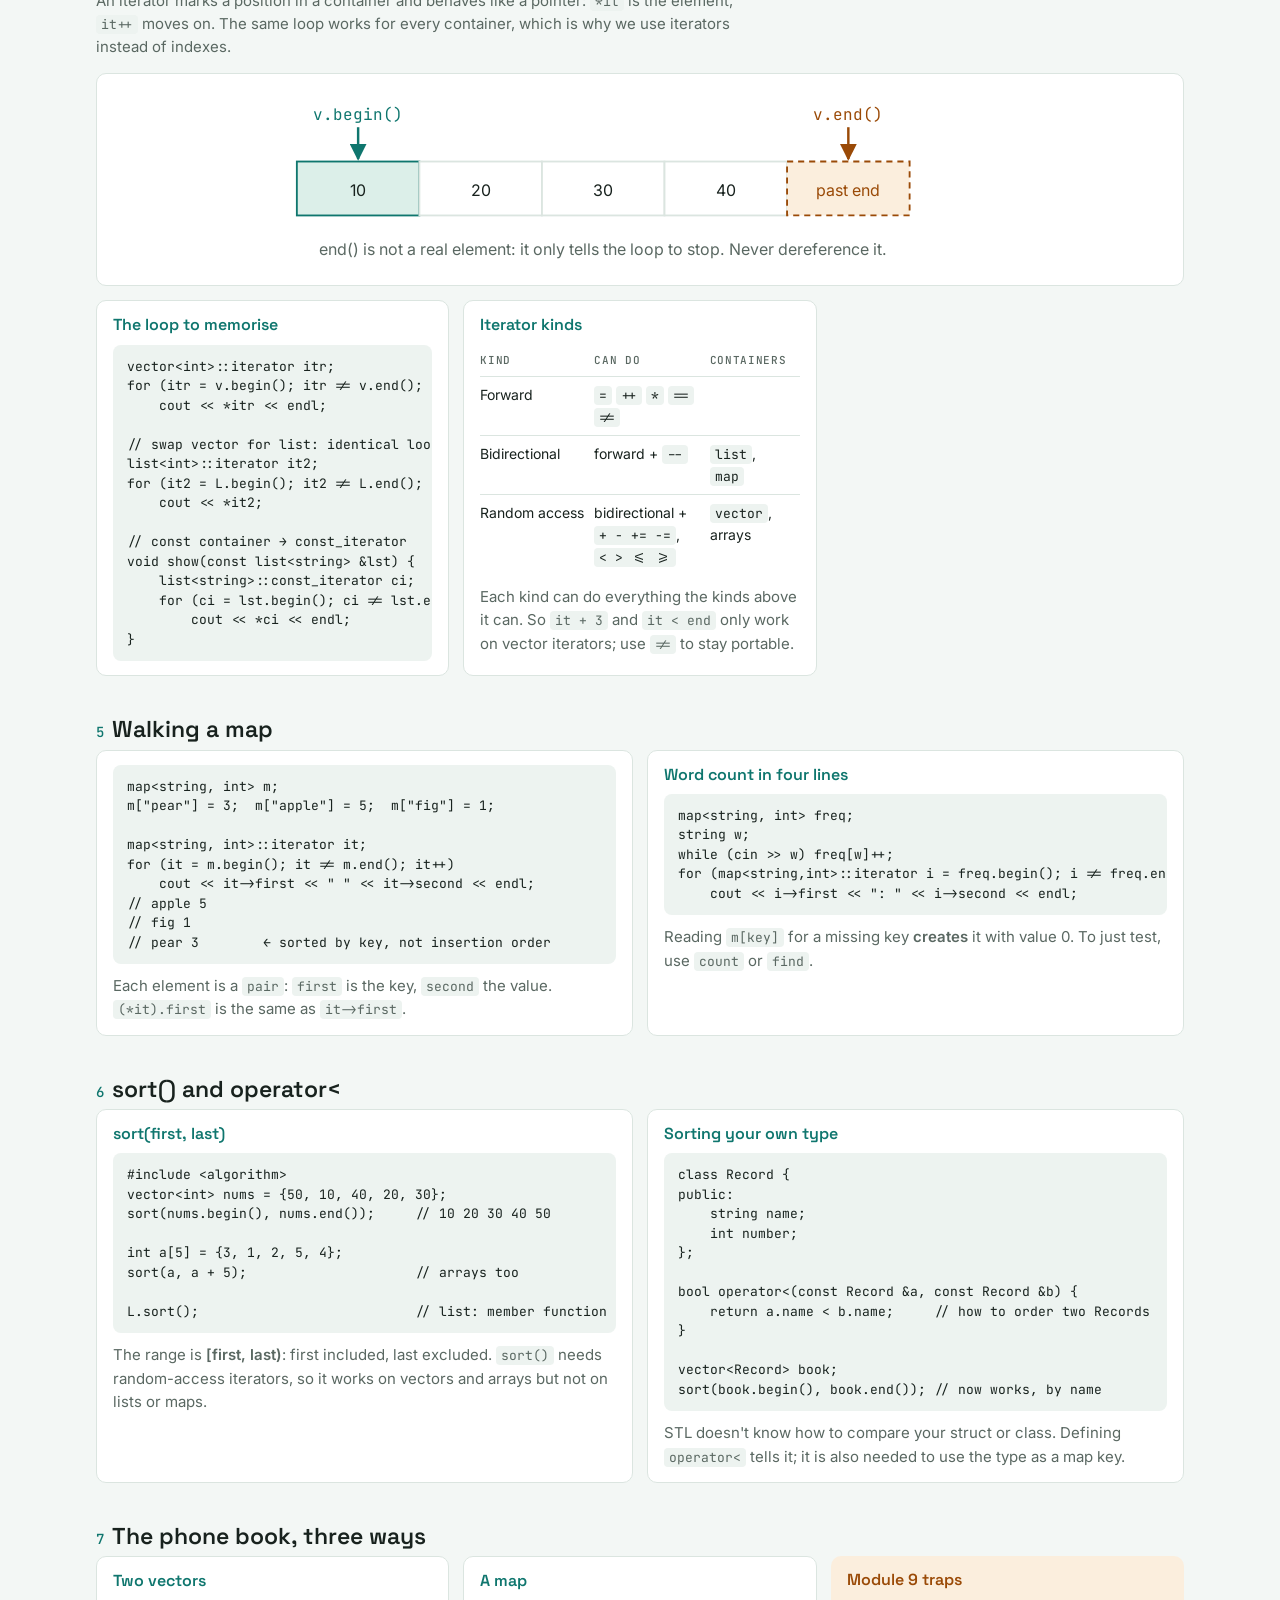
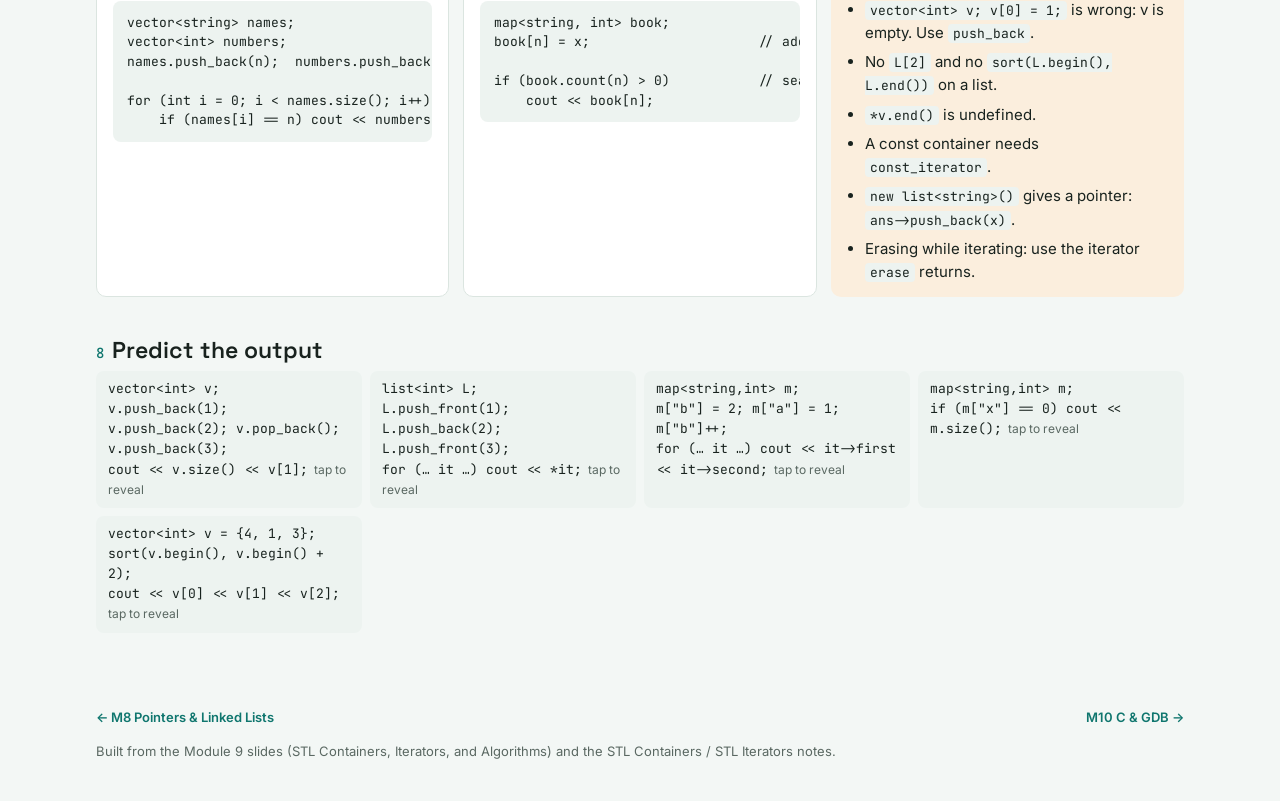
<file: cheatsheets/m9.html>
<!doctype html>
<html lang="en" data-theme="light">
<head>
<meta charset="utf-8">
<meta name="viewport" content="width=device-width, initial-scale=1, viewport-fit=cover">
<title>COMP2113 Module 9</title>
<meta name="description" content="Visual cheat sheet for COMP2113 Module 9, the Standard Template Library: vector, list, map, iterators, sort and operator overloading.">
<link rel="preconnect" href="https://fonts.googleapis.com">
<link rel="stylesheet" href="https://fonts.googleapis.com/css2?family=Space+Grotesk:wght@500;600;700&family=Inter:wght@400;500;600&family=JetBrains+Mono:wght@400;500;600&display=swap">
<link rel="stylesheet" href="sheet.css">
<script>try{var t=JSON.parse(localStorage.getItem('c2113')||'{}').theme;if(t)document.documentElement.dataset.theme=t;}catch(e){}</script>
<style>.yes{color:var(--ok);font-weight:600}.no{color:var(--bad)}</style>
</head>
<body>
<nav class="modbar" aria-label="Modules"><div class="wrap" id="modbar"></div></nav>
<header class="hero"><div class="wrap">
  <span class="eyebrow">COMP2113 visual cheat sheet</span>
  <h1>Module 9: Standard Template Library</h1>
  <p>Ready-made containers so you don't have to hand-build arrays and linked lists: vector, list and map, the iterators that walk them, and the sort algorithm. Sample Q6 is a list&lt;string&gt; question.</p>
  <div class="chips"><span class="chip">Slides: STL Containers, Iterators, Algorithms</span><span class="chip">STL Containers</span><span class="chip">STL Iterators</span></div>
</div></header>
<nav class="toc" aria-label="Sections"><div class="wrap">
  <a href="#what">What STL is</a><a href="#containers">Three containers</a><a href="#compare">Which one?</a><a href="#iter">Iterators</a><a href="#map">map</a><a href="#sort">sort &amp; operator&lt;</a><a href="#phone">Phone book</a><a href="#predict">Predict</a>
</div></nav>

<div class="band a1"><div class="wrap">

<section id="what">
  <h2><span class="n">1</span>Three parts of the STL</h2>
  <div class="grid">
    <div class="card span2">
      <div class="diagram">
      <svg viewBox="0 0 880 150" role="img" aria-label="Algorithms use iterators to reach the data inside containers">
        <defs><marker id="f1" viewBox="0 0 10 10" refX="9" refY="5" markerWidth="7" markerHeight="7" orient="auto"><path d="M0,0 L10,5 L0,10 z" class="arrowa"/></marker></defs>
        <rect x="20" y="30" width="230" height="80" rx="10" class="box"/><text x="135" y="62" text-anchor="middle" font-weight="600" font-size="16">Algorithms</text><text x="135" y="86" text-anchor="middle" class="mono mut" font-size="13">sort(), find() …</text>
        <rect x="325" y="30" width="230" height="80" rx="10" class="boxa"/><text x="440" y="62" text-anchor="middle" font-weight="600" font-size="16">Iterators</text><text x="440" y="86" text-anchor="middle" class="mono mut" font-size="13">generalised pointers</text>
        <rect x="630" y="30" width="230" height="80" rx="10" class="box"/><text x="745" y="62" text-anchor="middle" font-weight="600" font-size="16">Containers</text><text x="745" y="86" text-anchor="middle" class="mono mut" font-size="13">vector, list, map</text>
        <line x1="250" y1="70" x2="323" y2="70" class="lna" marker-end="url(#f1)"/><line x1="555" y1="70" x2="628" y2="70" class="lna" marker-end="url(#f1)"/>
        <text x="440" y="138" text-anchor="middle" class="mut" font-size="13">An algorithm never touches a container directly; it works on a range of iterators.</text>
      </svg>
      </div>
    </div>
  </div>
</section>

<section id="containers">
  <h2><span class="n">2</span>The three containers</h2>
  <div class="grid">
    <div class="card">
      <h3>vector — dynamic array</h3>
<pre>#include &lt;vector&gt;
vector&lt;int&gt; v;                // empty
vector&lt;int&gt; w(5, 0);          // five zeros
v.push_back(3);               // add at end
v.pop_back();                 // remove last
v[0];  v.front();  v.back();
v.size();  v.empty();  v.clear();
v.insert(v.begin() + 1, 9);   // before index 1
v.erase(v.begin());           // remove first</pre>
      <p class="muted">Fast index access and fast add/remove at the end.</p>
    </div>
    <div class="card">
      <h3>list — doubly linked list</h3>
<pre>#include &lt;list&gt;
list&lt;string&gt; L;
L.push_back("b");  L.push_front("a");
L.pop_back();      L.pop_front();
L.front();  L.back();  L.size();
L.sort();                     // member sort
L.remove("a");                // every "a"
list&lt;string&gt;::iterator it = L.begin();
it++;                         // only ++ / --
L.insert(it, "x");            // before it
it = L.erase(it);             // returns next</pre>
      <p class="muted">Fast add/remove at both ends and anywhere you hold an iterator. No <code>L[2]</code>.</p>
    </div>
    <div class="card">
      <h3>map — sorted key → value</h3>
<pre>#include &lt;map&gt;
map&lt;string, int&gt; book;
book["Amy"] = 5551234;        // insert or overwrite
book["Bob"]++;                // missing key starts at 0
book.count("Kit");            // 1 if present, else 0
book.find("Kit") == book.end(); // true if absent
book.erase("Amy");
book.size();</pre>
      <p class="muted">Like a Python dict, but keys are unique and kept in <b>sorted order</b>.</p>
    </div>
  </div>
</section>

<section id="compare">
  <h2><span class="n">3</span>Which container?</h2>
  <div class="grid">
    <div class="card">
      <h3>Cost of each operation</h3>
      <div class="tbl"><table>
        <tr><th>Operation</th><th>vector</th><th>list</th><th>map</th></tr>
        <tr><td>add / remove at back</td><td class="yes">O(1)</td><td class="yes">O(1)</td><td>—</td></tr>
        <tr><td>add / remove at front</td><td class="no">O(n)</td><td class="yes">O(1)</td><td>—</td></tr>
        <tr><td>insert / erase in middle</td><td class="no">O(n)</td><td class="yes">O(1)*</td><td>—</td></tr>
        <tr><td>access by index <code>[i]</code></td><td class="yes">O(1)</td><td class="no">not supported</td><td>—</td></tr>
        <tr><td>search for a value / key</td><td class="no">O(n)</td><td class="no">O(n)</td><td class="yes">O(log n)</td></tr>
        <tr><td>size()</td><td class="yes">O(1)</td><td class="yes">O(1)</td><td class="yes">O(1)</td></tr>
      </table></div>
      <p class="muted">* once you have an iterator at that spot. O(1) = same work however big; O(log n) = grows slowly; O(n) = grows with the size.</p>
    </div>
    <div class="card">
      <h3>Rule of thumb</h3>
      <div class="tbl"><table>
        <tr><th>You mostly need to…</th><th>Use</th></tr>
        <tr><td class="wrap-ok">jump to position i quickly</td><td><code>vector</code></td></tr>
        <tr><td class="wrap-ok">add/remove at both ends, or in the middle</td><td><code>list</code></td></tr>
        <tr><td class="wrap-ok">look things up by a key (name → number)</td><td><code>map</code></td></tr>
        <tr><td class="wrap-ok">count how often each word appears</td><td><code>map&lt;string,int&gt;</code> + <code>m[w]++</code></td></tr>
      </table></div>
    </div>
  </div>
</section>

<section id="iter">
  <h2><span class="n">4</span>Iterators</h2>
  <p class="lede">An iterator marks a position in a container and behaves like a pointer: <code>*it</code> is the element, <code>it++</code> moves on. The same loop works for every container, which is why we use iterators instead of indexes.</p>
  <div class="grid">
    <div class="card span2">
      <div class="diagram">
      <svg viewBox="0 0 860 150" role="img" aria-label="begin points at the first element; end points one past the last">
        <defs><marker id="f2" viewBox="0 0 10 10" refX="9" refY="5" markerWidth="7" markerHeight="7" orient="auto"><path d="M0,0 L10,5 L0,10 z" class="arrowa"/></marker>
        <marker id="f3" viewBox="0 0 10 10" refX="9" refY="5" markerWidth="7" markerHeight="7" orient="auto"><path d="M0,0 L10,5 L0,10 z" class="arroww"/></marker></defs>
        <g class="mono" font-size="16" text-anchor="middle">
          <rect x="150" y="60" width="100" height="44" class="boxa"/><text x="200" y="88">10</text>
          <rect x="250" y="60" width="100" height="44" class="box"/><text x="300" y="88">20</text>
          <rect x="350" y="60" width="100" height="44" class="box"/><text x="400" y="88">30</text>
          <rect x="450" y="60" width="100" height="44" class="box"/><text x="500" y="88">40</text>
          <rect x="550" y="60" width="100" height="44" class="boxw" style="stroke-dasharray:5 4"/><text x="600" y="88" class="warnf" font-size="13">past end</text>
        </g>
        <text x="200" y="26" text-anchor="middle" class="mono acc" font-size="14">v.begin()</text><line x1="200" y1="32" x2="200" y2="58" class="lna" marker-end="url(#f2)"/>
        <text x="600" y="26" text-anchor="middle" class="mono warnf" font-size="14">v.end()</text><line x1="600" y1="32" x2="600" y2="58" class="lnw" marker-end="url(#f3)"/>
        <text x="400" y="136" text-anchor="middle" class="mut" font-size="13">end() is not a real element: it only tells the loop to stop. Never dereference it.</text>
      </svg>
      </div>
    </div>
    <div class="card">
      <h3>The loop to memorise</h3>
<pre>vector&lt;int&gt;::iterator itr;
for (itr = v.begin(); itr != v.end(); itr++)
    cout &lt;&lt; *itr &lt;&lt; endl;

// swap vector for list: identical loop
list&lt;int&gt;::iterator it2;
for (it2 = L.begin(); it2 != L.end(); ++it2)
    cout &lt;&lt; *it2;

// const container → const_iterator
void show(const list&lt;string&gt; &amp;lst) {
    list&lt;string&gt;::const_iterator ci;
    for (ci = lst.begin(); ci != lst.end(); ++ci)
        cout &lt;&lt; *ci &lt;&lt; endl;
}</pre>
    </div>
    <div class="card">
      <h3>Iterator kinds</h3>
      <div class="tbl"><table>
        <tr><th>Kind</th><th>Can do</th><th>Containers</th></tr>
        <tr><td>Forward</td><td><code>=</code> <code>++</code> <code>*</code> <code>==</code> <code>!=</code></td><td></td></tr>
        <tr><td>Bidirectional</td><td>forward + <code>--</code></td><td><code>list</code>, <code>map</code></td></tr>
        <tr><td>Random access</td><td>bidirectional + <code>+ - += -=</code>, <code>&lt; &gt; &lt;= &gt;=</code></td><td><code>vector</code>, arrays</td></tr>
      </table></div>
      <p class="muted">Each kind can do everything the kinds above it can. So <code>it + 3</code> and <code>it &lt; end</code> only work on vector iterators; use <code>!=</code> to stay portable.</p>
    </div>
  </div>
</section>

<section id="map">
  <h2><span class="n">5</span>Walking a map</h2>
  <div class="grid">
    <div class="card">
<pre>map&lt;string, int&gt; m;
m["pear"] = 3;  m["apple"] = 5;  m["fig"] = 1;

map&lt;string, int&gt;::iterator it;
for (it = m.begin(); it != m.end(); it++)
    cout &lt;&lt; it-&gt;first &lt;&lt; " " &lt;&lt; it-&gt;second &lt;&lt; endl;
// apple 5
// fig 1
// pear 3        ← sorted by key, not insertion order</pre>
      <p class="muted">Each element is a <code>pair</code>: <code>first</code> is the key, <code>second</code> the value. <code>(*it).first</code> is the same as <code>it-&gt;first</code>.</p>
    </div>
    <div class="card">
      <h3>Word count in four lines</h3>
<pre>map&lt;string, int&gt; freq;
string w;
while (cin &gt;&gt; w) freq[w]++;
for (map&lt;string,int&gt;::iterator i = freq.begin(); i != freq.end(); i++)
    cout &lt;&lt; i-&gt;first &lt;&lt; ": " &lt;&lt; i-&gt;second &lt;&lt; endl;</pre>
      <p class="muted">Reading <code>m[key]</code> for a missing key <b>creates</b> it with value 0. To just test, use <code>count</code> or <code>find</code>.</p>
    </div>
  </div>
</section>

<section id="sort">
  <h2><span class="n">6</span>sort() and operator&lt;</h2>
  <div class="grid">
    <div class="card">
      <h3>sort(first, last)</h3>
<pre>#include &lt;algorithm&gt;
vector&lt;int&gt; nums = {50, 10, 40, 20, 30};
sort(nums.begin(), nums.end());     // 10 20 30 40 50

int a[5] = {3, 1, 2, 5, 4};
sort(a, a + 5);                     // arrays too

L.sort();                           // list: member function</pre>
      <p class="muted">The range is <b>[first, last)</b>: first included, last excluded. <code>sort()</code> needs random-access iterators, so it works on vectors and arrays but not on lists or maps.</p>
    </div>
    <div class="card">
      <h3>Sorting your own type</h3>
<pre>class Record {
public:
    string name;
    int number;
};

bool operator&lt;(const Record &amp;a, const Record &amp;b) {
    return a.name &lt; b.name;     // how to order two Records
}

vector&lt;Record&gt; book;
sort(book.begin(), book.end()); // now works, by name</pre>
      <p class="muted">STL doesn't know how to compare your struct or class. Defining <code>operator&lt;</code> tells it; it is also needed to use the type as a map key.</p>
    </div>
  </div>
</section>

<section id="phone">
  <h2><span class="n">7</span>The phone book, three ways</h2>
  <div class="grid">
    <div class="card">
      <h3>Two vectors</h3>
<pre>vector&lt;string&gt; names;
vector&lt;int&gt; numbers;
names.push_back(n);  numbers.push_back(x);   // add

for (int i = 0; i &lt; names.size(); i++)       // search O(n)
    if (names[i] == n) cout &lt;&lt; numbers[i];</pre>
    </div>
    <div class="card">
      <h3>A map</h3>
<pre>map&lt;string, int&gt; book;
book[n] = x;                     // add or update

if (book.count(n) &gt; 0)           // search O(log n)
    cout &lt;&lt; book[n];</pre>
    </div>
    <div class="trap">
      <h3>Module 9 traps</h3>
      <ul>
        <li><code>vector&lt;int&gt; v; v[0] = 1;</code> is wrong: v is empty. Use <code>push_back</code>.</li>
        <li>No <code>L[2]</code> and no <code>sort(L.begin(), L.end())</code> on a list.</li>
        <li><code>*v.end()</code> is undefined.</li>
        <li>A const container needs <code>const_iterator</code>.</li>
        <li><code>new list&lt;string&gt;()</code> gives a pointer: <code>ans-&gt;push_back(x)</code>.</li>
        <li>Erasing while iterating: use the iterator <code>erase</code> returns.</li>
      </ul>
    </div>
  </div>
</section>

<section id="predict">
  <h2><span class="n">8</span>Predict the output</h2>
  <div class="qa">
    <details><summary>vector&lt;int&gt; v;
v.push_back(1); v.push_back(2); v.pop_back();
v.push_back(3);
cout &lt;&lt; v.size() &lt;&lt; v[1];</summary><p>23</p></details>
    <details><summary>list&lt;int&gt; L;
L.push_front(1); L.push_back(2); L.push_front(3);
for (… it …) cout &lt;&lt; *it;</summary><p>312</p></details>
    <details><summary>map&lt;string,int&gt; m;
m["b"] = 2; m["a"] = 1; m["b"]++;
for (… it …) cout &lt;&lt; it-&gt;first &lt;&lt; it-&gt;second;</summary><p>a1b3</p></details>
    <details><summary>map&lt;string,int&gt; m;
if (m["x"] == 0) cout &lt;&lt; m.size();</summary><p>1 <span>m["x"] created the key</span></p></details>
    <details><summary>vector&lt;int&gt; v = {4, 1, 3};
sort(v.begin(), v.begin() + 2);
cout &lt;&lt; v[0] &lt;&lt; v[1] &lt;&lt; v[2];</summary><p>143 <span>only the first two are sorted</span></p></details>
  </div>
</section>

</div></div>

<footer class="wrap"><div class="pager" id="pager"></div><p style="margin-top:14px">Built from the Module 9 slides (STL Containers, Iterators, and Algorithms) and the STL Containers / STL Iterators notes.</p></footer>
<script src="sheet.js"></script>
</body>
</html>
</file>
<file: styles.css>
:root {
  --bg: #f3f7f5; --card: #fff; --soft: #e8f0ec; --text: #1a1d2e; --muted: #626a7c; --line: #dbe5e0;
  --a1: #0f766e; --a2: #0369a1; --exam: #c2570c; --exam-bg: #fff1e6; --ok: #15803d; --ok-bg: #e7f6ec;
  --bad: #b91c1c; --bad-bg: #fdecec; --code-bg: #f4f8f6; --code-text: #1f2437;
  --kw: #6d28d9; --str: #0f766e; --com: #7a8194; --num: #b45309;
  --shadow: 0 1px 2px rgba(20,20,60,.05), 0 8px 24px -12px rgba(20,20,60,.15);
  --hero: linear-gradient(135deg, #064e3b 0%, #0f766e 55%, #65a30d 130%);
  --mono: ui-monospace, "Cascadia Code", "SF Mono", Consolas, Menlo, monospace;
}
@media (prefers-color-scheme: dark) { :root:not([data-theme="light"]) {
  --bg: #0b1412; --card: #12201c; --soft: #182a25; --text: #e9ebf7; --muted: #9aa1b8; --line: #25392f;
  --a1: #34d399; --a2: #7dd3fc; --exam: #fb923c; --exam-bg: #33210f; --ok: #4ade80; --ok-bg: #12301f;
  --bad: #f87171; --bad-bg: #3a1717; --code-bg: #0d1815; --code-text: #dfe3f5;
  --kw: #b79cff; --str: #5eead4; --com: #7f87a3; --num: #fbbf24;
  --shadow: 0 1px 2px rgba(0,0,0,.3), 0 10px 28px -14px rgba(0,0,0,.6);
} }
:root[data-theme="dark"] {
  --bg: #0b1412; --card: #12201c; --soft: #182a25; --text: #e9ebf7; --muted: #9aa1b8; --line: #25392f;
  --a1: #34d399; --a2: #7dd3fc; --exam: #fb923c; --exam-bg: #33210f; --ok: #4ade80; --ok-bg: #12301f;
  --bad: #f87171; --bad-bg: #3a1717; --code-bg: #0d1815; --code-text: #dfe3f5;
  --kw: #b79cff; --str: #5eead4; --com: #7f87a3; --num: #fbbf24;
  --shadow: 0 1px 2px rgba(0,0,0,.3), 0 10px 28px -14px rgba(0,0,0,.6);
}

* { box-sizing: border-box; }
html { scroll-behavior: smooth; }
body { margin: 0; background: var(--bg); color: var(--text); font: 16px/1.55 system-ui, -apple-system, "Segoe UI", Roboto, sans-serif; }
.wrap { max-width: 1080px; margin: 0 auto; padding: 0 16px; }
h1, h2, h3 { line-height: 1.2; text-wrap: balance; margin: 0; }
p { margin: 0; }
button { font: inherit; color: inherit; cursor: pointer; }
a { color: var(--a1); }
code { font-family: var(--mono); font-size: .88em; background: var(--soft); padding: .08em .35em; border-radius: 5px; }
:focus-visible { outline: 2px solid var(--a1); outline-offset: 2px; }

/* hero */
.hero { background: var(--hero); color: #fff; }
.hero-in { display: flex; gap: 24px; align-items: center; justify-content: space-between; padding-top: 28px; padding-bottom: 26px; flex-wrap: wrap; }
.hero-text { flex: 1 1 380px; }
.eyebrow { font-size: .78rem; letter-spacing: .12em; text-transform: uppercase; opacity: .85; }
.hero h1 { font-size: clamp(1.7rem, 4vw, 2.4rem); margin: 4px 0 8px; letter-spacing: -.02em; }
.sub { opacity: .92; max-width: 56ch; font-size: .97rem; }
.hero-side { flex: 0 1 280px; background: rgba(255,255,255,.14); border: 1px solid rgba(255,255,255,.25); border-radius: 16px; padding: 14px 16px; backdrop-filter: blur(6px); }
.count { font-size: 1.5rem; font-weight: 700; font-variant-numeric: tabular-nums; }
.count small { display: block; font-size: .8rem; font-weight: 500; opacity: .9; }
.date { display: flex; align-items: center; gap: 8px; font-size: .82rem; margin: 8px 0 10px; }
.date input { font: inherit; padding: 4px 8px; border-radius: 8px; border: 1px solid rgba(255,255,255,.5); background: rgba(255,255,255,.92); color: #1a1d2e; }
.overall { font-size: .8rem; }
.overall .bar { background: rgba(255,255,255,.25); margin-bottom: 4px; }
.overall .bar i { background: #fff; }

/* tabs */
.tabs { position: sticky; top: 0; z-index: 20; background: color-mix(in srgb, var(--bg) 88%, transparent); backdrop-filter: blur(10px); border-bottom: 1px solid var(--line); }
.tabs-in { display: flex; gap: 4px; overflow-x: auto; padding-top: 8px; padding-bottom: 8px; scrollbar-width: none; }
.tabs-in::-webkit-scrollbar { display: none; }
.tabs button { border: 0; background: none; padding: 8px 13px; border-radius: 999px; white-space: nowrap; color: var(--muted); font-weight: 600; font-size: .92rem; }
.tabs button:hover { background: var(--soft); color: var(--text); }
.tabs button.on { background: var(--a1); color: #fff; }
:root[data-theme="dark"] .tabs button.on { color: #0b1412; }
@media (prefers-color-scheme: dark) { :root:not([data-theme="light"]) .tabs button.on { color: #0b1412; } }
.spacer { flex: 1; }
.tabs .icon { font-size: 1.1rem; padding: 6px 10px; }

main { padding-top: 22px; padding-bottom: 40px; min-height: 60vh; }
.foot { color: var(--muted); font-size: .84rem; padding-top: 18px; padding-bottom: 36px; border-top: 1px solid var(--line); }
.link { background: none; border: 0; color: var(--a1); text-decoration: underline; padding: 0; margin-left: 8px; }

/* shared */
.sec-head { display: flex; align-items: baseline; gap: 12px; flex-wrap: wrap; margin: 26px 0 12px; }
.sec-head:first-child { margin-top: 0; }
.sec-head h2 { font-size: 1.3rem; letter-spacing: -.01em; }
.sec-head .meta { color: var(--muted); font-size: .9rem; }
.lead { color: var(--muted); max-width: 70ch; margin-bottom: 14px; }
.card { background: var(--card); border: 1px solid var(--line); border-radius: 16px; padding: 16px 18px; box-shadow: var(--shadow); }
.stack { display: grid; gap: 14px; grid-template-columns: minmax(0, 1fr); }
.stack > *, .grid2 > * { min-width: 0; }
.grid2 { display: grid; gap: 14px; grid-template-columns: repeat(auto-fit, minmax(300px, 1fr)); }
.bar { height: 8px; border-radius: 99px; background: var(--soft); overflow: hidden; }
.bar i { display: block; height: 100%; width: 0; border-radius: 99px; background: var(--a1); transition: width .3s; }
.bar.ok i { background: var(--ok); }
.chips { display: flex; gap: 6px; flex-wrap: wrap; margin-bottom: 14px; }
.chip { border: 1px solid var(--line); background: var(--card); border-radius: 999px; padding: 5px 12px; font-size: .86rem; font-weight: 600; color: var(--muted); }
.chip:hover { color: var(--text); border-color: var(--a1); }
.chip.on { background: var(--a1); border-color: var(--a1); color: #fff; }
:root[data-theme="dark"] .chip.on { color: #0b1412; }
@media (prefers-color-scheme: dark) { :root:not([data-theme="light"]) .chip.on { color: #0b1412; } }
.chip .n { opacity: .75; font-weight: 500; margin-left: 4px; font-variant-numeric: tabular-nums; }
.tag { display: inline-block; font-size: .72rem; font-weight: 700; letter-spacing: .04em; text-transform: uppercase; padding: 2px 8px; border-radius: 6px; background: var(--soft); color: var(--muted); white-space: nowrap; }
.tag.exam { background: var(--exam-bg); color: var(--exam); }
.tag.ok { background: var(--ok-bg); color: var(--ok); }
.tag.bad { background: var(--bad-bg); color: var(--bad); }
.btn { border: 1px solid var(--line); background: var(--card); border-radius: 10px; padding: 7px 14px; font-weight: 600; font-size: .9rem; }
.btn:hover { border-color: var(--a1); }
.btn.pri { background: var(--a1); border-color: var(--a1); color: #fff; }
:root[data-theme="dark"] .btn.pri { color: #0b1412; }
@media (prefers-color-scheme: dark) { :root:not([data-theme="light"]) .btn.pri { color: #0b1412; } }
.btn.sm { padding: 4px 10px; font-size: .82rem; }
.row { display: flex; gap: 8px; align-items: center; flex-wrap: wrap; }
.muted { color: var(--muted); }
.small { font-size: .86rem; }

pre { margin: 10px 0; background: var(--code-bg); color: var(--code-text); border: 1px solid var(--line); border-radius: 12px; padding: 12px 14px; overflow-x: auto; font: 13.5px/1.55 var(--mono); tab-size: 4; }
pre .k { color: var(--kw); font-weight: 600; } pre .s { color: var(--str); } pre .c { color: var(--com); font-style: italic; } pre .n { color: var(--num); }

/* plan */
.today { border-color: var(--a1); box-shadow: 0 0 0 1px var(--a1), var(--shadow); }
.sess-top { display: flex; gap: 10px; align-items: baseline; flex-wrap: wrap; }
.sess-top h3 { font-size: 1.05rem; }
.sess-top .when { margin-left: auto; color: var(--muted); font-size: .84rem; font-variant-numeric: tabular-nums; }
.why { color: var(--muted); font-size: .9rem; margin: 4px 0 8px; }
.cheat { display: flex; flex-direction: column; gap: 6px; text-decoration: none; color: var(--text); transition: border-color .15s, transform .15s; }
.cheat:hover, .cheat:focus-visible { border-color: var(--a1); transform: translateY(-2px); }
.cheat h3 { font-size: 1.05rem; }
.cheat .tag { align-self: flex-start; background: var(--a1); color: #fff; }
:root[data-theme="dark"] .cheat .tag { color: #0b1412; }
@media (prefers-color-scheme: dark) { :root:not([data-theme="light"]) .cheat .tag { color: #0b1412; } }
.cheat small { color: var(--a1); font-weight: 600; margin-top: auto; }
@media (prefers-reduced-motion: reduce) { .cheat { transition: none; } .cheat:hover { transform: none; } }
.tasks { list-style: none; margin: 0; padding: 0; display: grid; gap: 2px; }
.tasks li { display: flex; gap: 10px; align-items: flex-start; padding: 5px 0; }
.tasks input { margin-top: 4px; width: 17px; height: 17px; accent-color: var(--a1); flex: none; }
.tasks label { flex: 1; cursor: pointer; }
.tasks li.done label { color: var(--muted); text-decoration: line-through; }
.go { border: 0; background: var(--soft); color: var(--a1); border-radius: 8px; padding: 2px 9px; font-size: .8rem; font-weight: 700; flex: none; }
.go:hover { background: var(--a1); color: #fff; }
.phase { font-size: .78rem; font-weight: 700; letter-spacing: .1em; text-transform: uppercase; color: var(--a2); margin: 20px 0 8px; }
.stats { display: grid; grid-template-columns: repeat(auto-fit, minmax(150px, 1fr)); gap: 12px; margin-bottom: 18px; }
.stat { background: var(--card); border: 1px solid var(--line); border-radius: 14px; padding: 12px 14px; }
.stat b { display: block; font-size: 1.35rem; font-variant-numeric: tabular-nums; }
.stat span { color: var(--muted); font-size: .82rem; }
.stat .bar { margin-top: 8px; height: 6px; }

/* topics */
.tcard h3 { font-size: 1.02rem; display: flex; gap: 8px; align-items: center; flex-wrap: wrap; }
.tcard h3 .master { margin-left: auto; }
.tcard ul { margin: 8px 0 0; padding-left: 18px; }
.tcard li { margin: 3px 0; font-size: .93rem; }
.trap { margin-top: 10px; background: var(--exam-bg); color: var(--text); border-left: 3px solid var(--exam); border-radius: 0 10px 10px 0; padding: 8px 12px; font-size: .92rem; }
.trap b { color: var(--exam); }
.master { border: 1px solid var(--line); background: none; border-radius: 999px; padding: 2px 10px; font-size: .78rem; font-weight: 700; color: var(--muted); }
.master.on { background: var(--ok-bg); border-color: var(--ok); color: var(--ok); }
.mod-head { display: flex; gap: 12px; align-items: center; margin: 26px 0 6px; }
.mod-head .num { width: 34px; height: 34px; border-radius: 10px; background: var(--a1); color: #fff; display: grid; place-items: center; font-weight: 800; flex: none; }
:root[data-theme="dark"] .mod-head .num { color: #0b1412; }
@media (prefers-color-scheme: dark) { :root:not([data-theme="light"]) .mod-head .num { color: #0b1412; } }
.mod-head h2 { font-size: 1.2rem; }
.search { font: inherit; padding: 7px 12px; border-radius: 10px; border: 1px solid var(--line); background: var(--card); color: var(--text); min-width: 200px; flex: 1 1 200px; max-width: 320px; }

/* questions */
.q { scroll-margin-top: 70px; }
.q-top { display: flex; gap: 8px; align-items: center; flex-wrap: wrap; margin-bottom: 6px; }
.q-top .num { font-weight: 800; color: var(--a1); }
.q-top .marks { margin-left: auto; color: var(--muted); font-size: .82rem; }
.q-text { font-size: .98rem; }
.opts { display: grid; gap: 6px; margin-top: 10px; }
.opt { text-align: left; border: 1px solid var(--line); background: var(--card); border-radius: 10px; padding: 8px 12px; display: flex; gap: 10px; align-items: baseline; font-size: .95rem; }
.opt:hover:not(:disabled) { border-color: var(--a1); }
.opt b { color: var(--muted); flex: none; }
.opt.mono span { font-family: var(--mono); font-size: .88rem; }
.opt.sel { border-color: var(--a1); background: var(--soft); }
.opt.right { border-color: var(--ok); background: var(--ok-bg); }
.opt.wrong { border-color: var(--bad); background: var(--bad-bg); }
.opt:disabled { cursor: default; color: inherit; }
.explain { margin-top: 10px; padding: 9px 12px; border-radius: 10px; background: var(--soft); font-size: .92rem; }
.explain.ok { background: var(--ok-bg); } .explain.bad { background: var(--bad-bg); }
.ans-in { font: 14px var(--mono); padding: 8px 10px; border-radius: 10px; border: 1px solid var(--line); background: var(--code-bg); color: var(--code-text); flex: 1 1 220px; min-width: 0; }
textarea.ans-in { width: 100%; min-height: 110px; resize: vertical; display: block; margin-top: 8px; }
.notes { margin: 8px 0 0; padding-left: 18px; font-size: .92rem; }

/* exam format */
.wbar { display: grid; grid-template-columns: 150px 1fr 44px; gap: 10px; align-items: center; font-size: .9rem; padding: 4px 0; }
.wbar .bars { display: grid; gap: 3px; }
.wbar .bar { height: 8px; }
.wbar .bar.b2 i, .wlegend .k2 { background: var(--a2); }
.wbar .v { line-height: 1.15; font-size: .82rem; }
.wlegend { display: flex; gap: 16px; margin-bottom: 6px; }
.wlegend i { display: inline-block; width: 12px; height: 8px; border-radius: 99px; background: var(--a1); margin-right: 6px; }
.wbar .v { text-align: right; font-variant-numeric: tabular-nums; font-weight: 700; }
.wbar small { grid-column: 2 / 4; color: var(--muted); margin-top: -4px; }
table.plain { border-collapse: collapse; width: 100%; font-size: .93rem; }
table.plain th, table.plain td { text-align: left; padding: 7px 10px; border-bottom: 1px solid var(--line); vertical-align: top; }
table.plain th { color: var(--muted); font-size: .78rem; text-transform: uppercase; letter-spacing: .06em; }
.steps { margin: 6px 0 0; padding-left: 20px; } .steps li { margin: 4px 0; }

/* answer keys and checkpoints */
.key-ans { display: flex; gap: 10px; align-items: baseline; flex-wrap: wrap; margin-top: 12px; padding: 9px 12px; border-radius: 10px; background: var(--ok-bg); border-left: 3px solid var(--ok); }
.key-ans span { font-size: .75rem; font-weight: 700; letter-spacing: .06em; text-transform: uppercase; color: var(--ok); }
.key-ans b, .key-ans code { font-family: var(--mono); font-size: .9rem; overflow-wrap: anywhere; }
.key-block { margin-top: 12px; }
.key-block h4 { margin: 0 0 4px; font-size: .78rem; letter-spacing: .06em; text-transform: uppercase; color: var(--muted); }
.key-block table.plain { margin: 6px 0; }
.key-block pre { white-space: pre; }
.key .opt { cursor: default; }
.why-opt { display: block; color: var(--muted); font-family: system-ui, -apple-system, "Segoe UI", Roboto, sans-serif; font-size: .84rem; margin-top: 2px; }
.cp-table td { font-size: .9rem; }
.cp-table td:first-child { white-space: nowrap; }
.cp-table td:last-child { min-width: 120px; }
.cp-table summary { cursor: pointer; color: var(--a1); font-weight: 600; font-size: .85rem; }
.cp-table details[open] summary { margin-bottom: 4px; }
@media (max-width: 700px) {
  .cp-table table, .cp-table tbody, .cp-table tr, .cp-table td { display: block; width: 100%; }
  .cp-table tr:first-child { display: none; }
  .cp-table tr { padding: 8px 0; border-bottom: 1px solid var(--line); }
  .cp-table td { border: 0; padding: 2px 0; }
  .cp-table td:first-child { white-space: normal; }
}

/* mock */
.timer { position: sticky; top: 52px; z-index: 15; display: flex; gap: 12px; align-items: center; justify-content: space-between; background: var(--card); border: 1px solid var(--a1); border-radius: 14px; padding: 10px 16px; margin-bottom: 14px; box-shadow: var(--shadow); }
.timer .t { font: 700 1.4rem var(--mono); font-variant-numeric: tabular-nums; }
.timer .t.low { color: var(--bad); }
.score { font-size: 2.2rem; font-weight: 800; font-variant-numeric: tabular-nums; }
.self { display: flex; gap: 8px; align-items: center; margin-top: 10px; font-size: .9rem; }
.self input { width: 64px; font: inherit; padding: 4px 8px; border-radius: 8px; border: 1px solid var(--line); background: var(--card); color: var(--text); }

/* external */
.ext li { display: grid; grid-template-columns: auto 1fr auto; align-items: start; gap: 10px; padding: 7px 0; border-bottom: 1px solid var(--line); }
.ext li:last-child { border-bottom: 0; }
.ext ul { list-style: none; margin: 8px 0 0; padding: 0; }
.ext input { width: 17px; height: 17px; margin-top: 4px; accent-color: var(--a1); }
.ext a { font-weight: 600; text-decoration: none; } .ext a:hover { text-decoration: underline; }
.ext small { display: block; color: var(--muted); }

/* A4 sheet */
.sheet { background: #fff; color: #111; border: 1px solid var(--line); border-radius: 8px; padding: 14px; columns: 3 230px; column-gap: 14px; font-size: 11px; line-height: 1.32; }
.sheet h4 { margin: 0 0 3px; font-size: 11.5px; background: #111; color: #fff; padding: 1px 5px; border-radius: 3px; break-after: avoid; }
.sheet section { break-inside: avoid; margin-bottom: 7px; }
.sheet pre { margin: 2px 0; padding: 3px 5px; background: #f3f3f3; color: #111; border: 0; border-radius: 3px; font-size: 9.6px; line-height: 1.28; white-space: pre-wrap; }
.sheet p { margin: 2px 0; } .sheet b { color: #000; }
.sheet code { background: #eee; color: #111; font-size: 9.6px; padding: 0 2px; }

@media (max-width: 560px) {
  .wbar { grid-template-columns: 96px 1fr 36px; }
  .timer { top: 48px; }
  .card { padding: 14px; }
}
@media (prefers-reduced-motion: reduce) { * { transition: none !important; scroll-behavior: auto !important; } }

@media print {
  @page { size: A4; margin: 7mm; }
  body { background: #fff; }
  .hero, .tabs, .foot, .no-print { display: none !important; }
  main { padding: 0; max-width: none; }
  .sheet { border: 0; padding: 0; columns: 3; font-size: 7.6pt; }
  .sheet pre, .sheet code { font-size: 6.9pt; }
  .card { box-shadow: none; break-inside: avoid; }
  pre { white-space: pre-wrap; }
}
</file>
<file: cheatsheets/sheet.css>
/* COMP2113 visual cheat sheets — shared styles.
   Layout: sticky module bar, one coloured band per module, cards of tables, inline SVG diagrams. */
:root{
  --bg:#f3f7f5; --surface:#ffffff; --ink:#18221e; --muted:#5a6862; --line:#dbe5e0;
  --code:#edf3f0; --a1:#0f766e; --a1-soft:#dcefe9; --a2:#2f52a8; --a2-soft:#e2e8f8;
  --warn:#9a4a07; --warn-soft:#fbeedd; --ok:#1f7a3a; --bad:#b0322a;
  --hero:linear-gradient(135deg,#064e3b 0%,#0f766e 55%,#65a30d 130%);
  --f-display:"Space Grotesk",system-ui,sans-serif; --f-body:"Inter",system-ui,sans-serif;
  --f-mono:"JetBrains Mono",ui-monospace,Consolas,monospace;
  --accent:var(--a1); --accent-soft:var(--a1-soft);
}
@media (prefers-color-scheme:dark){:root:not([data-theme="light"]){
  --bg:#0b1412; --surface:#12201c; --ink:#e4ebe7; --muted:#9aa9a2; --line:#25392f;
  --code:#0d1815; --a1:#34d399; --a1-soft:#143128; --a2:#93a8ff; --a2-soft:#1d2544;
  --warn:#f0a85a; --warn-soft:#33240f; --ok:#5fd07f; --bad:#ff7d72; color-scheme:dark}}
:root[data-theme="dark"]{
  --bg:#0b1412; --surface:#12201c; --ink:#e4ebe7; --muted:#9aa9a2; --line:#25392f;
  --code:#0d1815; --a1:#34d399; --a1-soft:#143128; --a2:#93a8ff; --a2-soft:#1d2544;
  --warn:#f0a85a; --warn-soft:#33240f; --ok:#5fd07f; --bad:#ff7d72; color-scheme:dark}

*{box-sizing:border-box}
html{-webkit-text-size-adjust:100%}
body{margin:0;background:var(--bg);color:var(--ink);font-family:var(--f-body);font-size:15px;line-height:1.55}
body::before{content:"";position:fixed;inset:0 0 auto;height:env(safe-area-inset-top,0px);z-index:10;background:var(--surface)}
.wrap{max-width:1120px;margin:0 auto;padding-left:max(16px,env(safe-area-inset-left,0px));padding-right:max(16px,env(safe-area-inset-right,0px))}
h1,h2,h3{font-family:var(--f-display);text-wrap:balance;line-height:1.2;margin:0}
h1{font-size:clamp(28px,4.5vw,40px);font-weight:700;letter-spacing:-.01em}
h2{font-size:23px;font-weight:600}
h3{font-size:16px;font-weight:600}
p{margin:0}
a{color:var(--accent)}
b{font-weight:600}
code,.mono,pre{font-family:var(--f-mono);font-size:13px}
code{background:var(--code);padding:1px 5px;border-radius:4px;white-space:nowrap}
pre{background:var(--code);padding:12px 14px;border-radius:8px;margin:0;overflow-x:auto;line-height:1.5;tab-size:4}
pre code{background:none;padding:0;white-space:pre}
h1 code,h2 code,h3 code,p code,li code{white-space:normal;overflow-wrap:anywhere}
.muted{color:var(--muted)}
.eyebrow{font-family:var(--f-mono);font-size:12px;letter-spacing:.08em;text-transform:uppercase;color:var(--muted)}
:focus-visible{outline:2px solid var(--accent);outline-offset:2px}

/* module bar */
.modbar{position:sticky;top:env(safe-area-inset-top,0px);z-index:6;background:var(--surface);border-bottom:1px solid var(--line)}
.modbar .wrap{display:flex;align-items:center;gap:6px;overflow-x:auto;padding-block:8px;scrollbar-width:thin}
.modbar a{flex:none;font-size:13px;font-weight:600;text-decoration:none;color:var(--muted);padding:5px 11px;border-radius:999px;white-space:nowrap}
.modbar a:hover{background:var(--code);color:var(--ink)}
.modbar a.on{background:var(--accent);color:var(--surface)}
.modbar .home{color:var(--ink);border:1px solid var(--line);margin-right:6px}
.modbar .sep{flex:none;width:1px;height:20px;background:var(--line);margin:0 4px}

/* hero */
header.hero{background:var(--hero);color:#fff}
header.hero .wrap{padding-block:30px 26px;display:flex;flex-direction:column;gap:12px}
header.hero .eyebrow{color:rgba(255,255,255,.85)}
header.hero p{max-width:66ch;opacity:.93}
.chips{display:flex;flex-wrap:wrap;gap:8px}
.chip{font-family:var(--f-mono);font-size:12px;padding:4px 10px;border-radius:999px;border:1px solid rgba(255,255,255,.4);background:rgba(255,255,255,.12)}

/* in-page section nav */
.toc{border-bottom:1px solid var(--line);background:var(--bg)}
.toc .wrap{display:flex;flex-wrap:wrap;gap:4px 6px;padding-block:10px}
.toc a{font-size:13px;text-decoration:none;color:var(--ink);padding:3px 9px;border-radius:6px;border:1px solid var(--line);background:var(--surface)}
.toc a:hover{border-color:var(--accent);color:var(--accent)}

/* bands */
.band{padding-block:24px 8px;border-top:4px solid var(--accent)}
.band.a1{--accent:var(--a1);--accent-soft:var(--a1-soft)}
.band.a2{--accent:var(--a2);--accent-soft:var(--a2-soft)}
.band-head{display:flex;flex-wrap:wrap;align-items:baseline;gap:8px 16px;margin-bottom:6px}
.band-head .tag{font-family:var(--f-mono);font-size:13px;font-weight:600;color:var(--accent)}
section{padding-block:20px;scroll-margin-top:56px}
section > h2{margin-bottom:6px}
section > h2 .n{font-family:var(--f-mono);font-size:14px;color:var(--accent);margin-right:8px;font-weight:500}
section > .lede{color:var(--muted);max-width:72ch;margin-bottom:14px}

.grid{display:grid;gap:14px;grid-template-columns:repeat(auto-fit,minmax(min(100%,330px),1fr))}
.grid > *{min-width:0}
.card{background:var(--surface);border:1px solid var(--line);border-radius:10px;padding:14px 16px;display:flex;flex-direction:column;gap:10px;min-width:0}
.card h3{color:var(--accent)}
.span2{grid-column:1/-1}

.tbl{overflow-x:auto}
table{border-collapse:collapse;width:100%;font-size:14px}
th,td{text-align:left;padding:7px 10px 7px 0;border-bottom:1px solid var(--line);vertical-align:top}
th{font-family:var(--f-mono);font-size:11px;letter-spacing:.06em;text-transform:uppercase;color:var(--muted);font-weight:500}
tr:last-child td{border-bottom:none}
td:first-child{white-space:nowrap}
td code{white-space:nowrap}
td.wrap-ok,td.wrap-ok code{white-space:normal}
.num{font-variant-numeric:tabular-nums}

.trap{background:var(--warn-soft);border-radius:10px;padding:14px 16px;display:flex;flex-direction:column;gap:8px;min-width:0}
.trap h3{color:var(--warn)}
.trap ul{margin:0;padding-left:18px;display:flex;flex-direction:column;gap:6px}

.diagram{overflow-x:auto}
.diagram svg{display:block;width:100%;height:auto;min-width:560px}
.diagram.sm svg{min-width:420px}
svg text{font-family:var(--f-body);fill:var(--ink)}
svg .mono{font-family:var(--f-mono)}
svg .mut{fill:var(--muted)}
svg .acc{fill:var(--accent)}
svg .warnf{fill:var(--warn)}
svg .box{fill:var(--surface);stroke:var(--line);stroke-width:1.5}
svg .boxa{fill:var(--accent-soft);stroke:var(--accent);stroke-width:1.5}
svg .boxw{fill:var(--warn-soft);stroke:var(--warn);stroke-width:1.5}
svg .ln{stroke:var(--muted);stroke-width:1.6;fill:none}
svg .lna{stroke:var(--accent);stroke-width:2;fill:none}
svg .lnw{stroke:var(--warn);stroke-width:2;fill:none}
svg .dash{stroke-dasharray:5 4}
svg .dot{fill:var(--accent)}
svg .dot2{fill:var(--surface);stroke:var(--accent);stroke-width:2}
svg .arrow{fill:var(--muted)} svg .arrowa{fill:var(--accent)} svg .arroww{fill:var(--warn)}

/* small interactive bits */
.out{font-family:var(--f-mono);font-size:14px;background:var(--code);padding:10px 12px;border-radius:8px;overflow-x:auto;white-space:pre}
.btnrow{display:flex;flex-wrap:wrap;gap:6px}
.btnrow button,.pill{font-family:var(--f-mono);font-size:12px;padding:4px 9px;border-radius:6px;border:1px solid var(--line);background:var(--surface);color:var(--ink);cursor:pointer}
.btnrow button:hover{border-color:var(--accent);color:var(--accent)}
.btnrow button.on{background:var(--accent-soft);border-color:var(--accent);color:var(--accent)}
input[type=text],textarea{font-family:var(--f-mono);font-size:14px;background:var(--code);color:var(--ink);border:1px solid var(--line);border-radius:8px;padding:8px 10px;min-width:0}
textarea{width:100%;resize:vertical;min-height:120px}
.note{font-size:13px;color:var(--muted)}
.steps{display:flex;flex-direction:column;gap:8px;margin:0;padding-left:20px}
.pipe{display:flex;flex-wrap:wrap;align-items:stretch;gap:10px}
.pipe .stage{flex:1 1 150px;min-width:0;display:flex;flex-direction:column;gap:6px}
.pipe .stage pre{flex:1}
.pipe .op{align-self:center;font-family:var(--f-mono);font-size:12px;color:var(--accent);text-align:center;flex:0 0 auto}

/* memory cells */
.cells{display:flex;flex-wrap:wrap;gap:0;font-family:var(--f-mono);font-size:14px}
.cell{display:flex;flex-direction:column;align-items:center;min-width:44px}
.cell b{display:block;width:100%;text-align:center;padding:8px 4px;border:1.5px solid var(--line);margin-left:-1.5px;background:var(--surface);font-weight:600}
.cell:first-child b{margin-left:0}
.cell b.hl{background:var(--accent-soft);border-color:var(--accent);color:var(--accent);position:relative;z-index:1}
.cell b.nul{color:var(--warn)}
.cell small{font-size:11px;color:var(--muted);padding-top:3px}

/* predict-the-output flashcards (no JS: <details>) */
.qa{display:grid;gap:8px;grid-template-columns:repeat(auto-fit,minmax(min(100%,250px),1fr))}
.qa details{background:var(--code);border-radius:8px;padding:8px 12px;font-family:var(--f-mono);font-size:13px}
.qa summary{cursor:pointer;list-style:none;white-space:pre-wrap}
.qa summary::-webkit-details-marker{display:none}
.qa summary::after{content:"  tap to reveal";color:var(--muted);font-family:var(--f-body);font-size:12px}
.qa details[open] summary::after{content:""}
.qa details p{margin-top:6px;color:var(--accent);font-weight:600;white-space:pre-wrap}
.qa details p span{color:var(--muted);font-weight:400;font-family:var(--f-body)}

footer{padding-block:28px 40px;color:var(--muted);font-size:13px}
.pager{display:flex;justify-content:space-between;gap:12px;flex-wrap:wrap;padding-block:18px 0}
.pager a{font-weight:600;text-decoration:none}
@media (prefers-reduced-motion:no-preference){html{scroll-behavior:smooth}}
@media print{.modbar,.toc{display:none}.band{break-inside:auto}.card,.trap{break-inside:avoid}}
</file>
